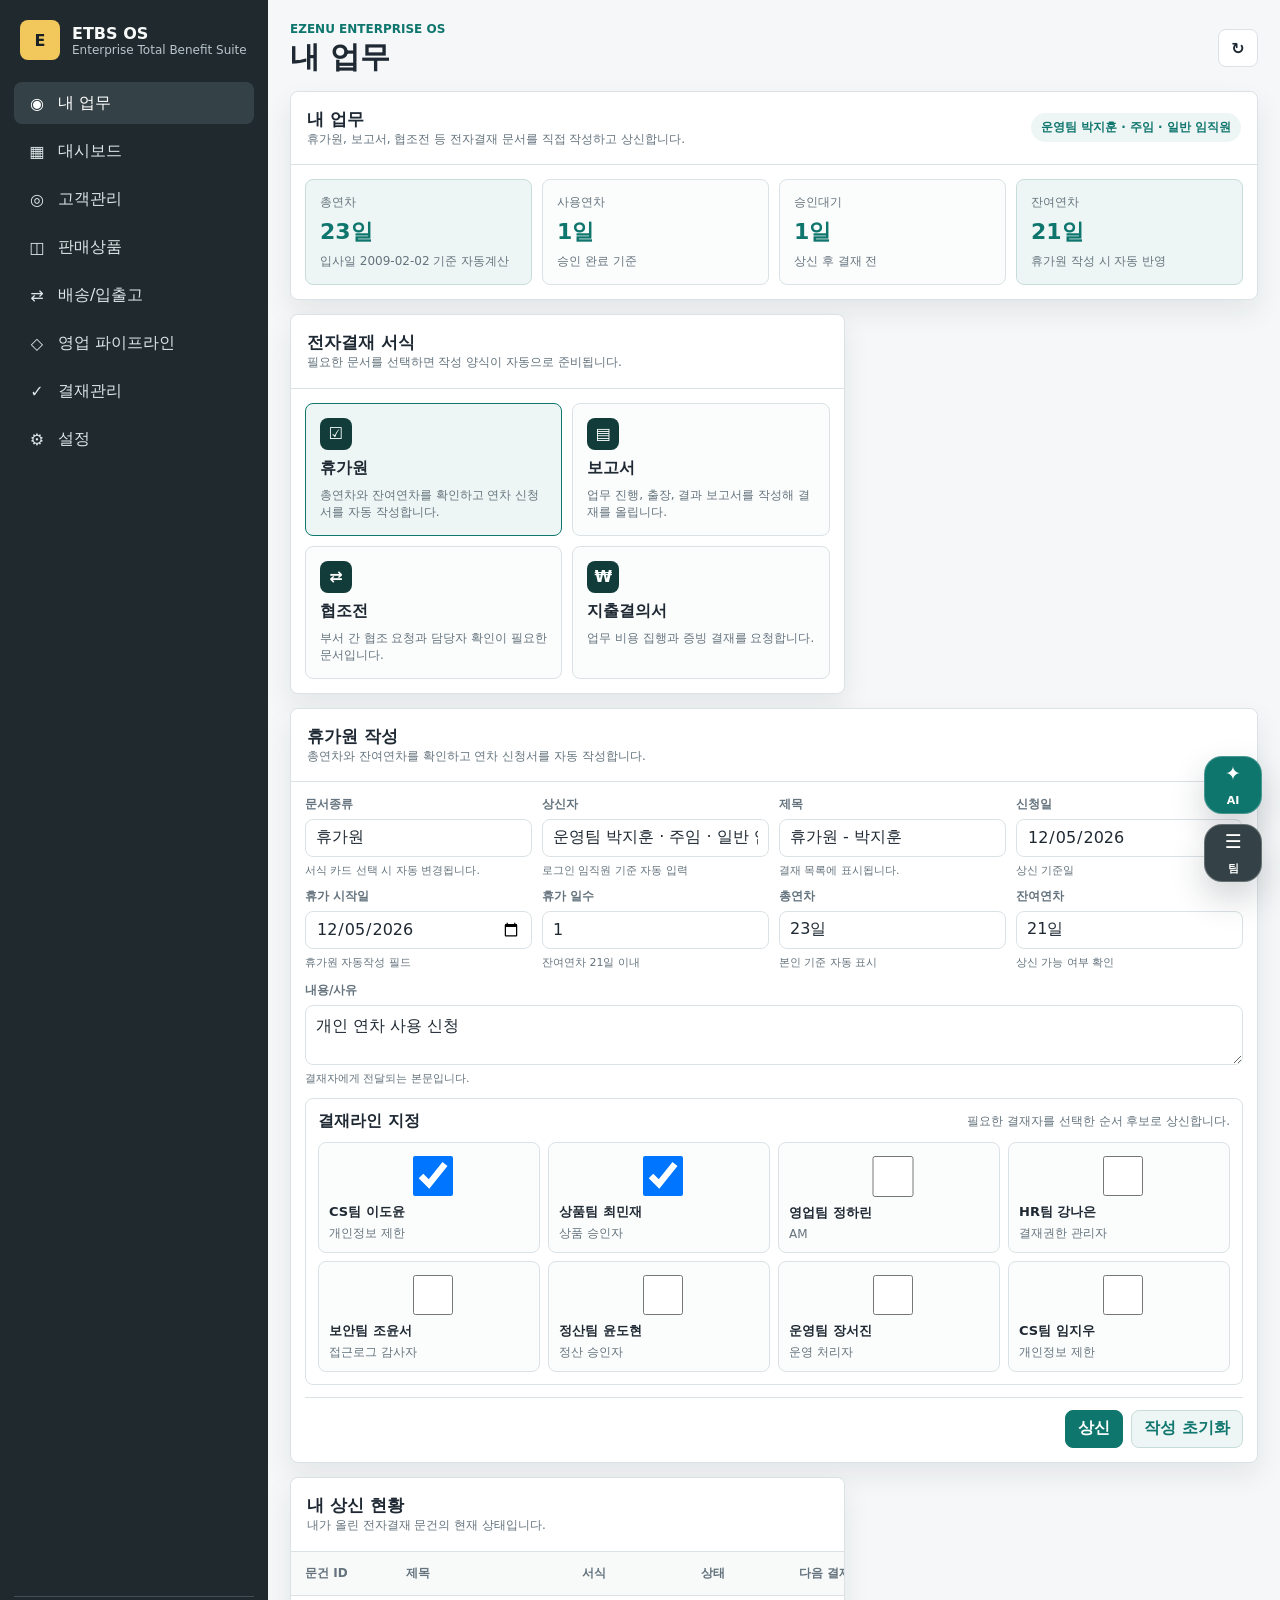
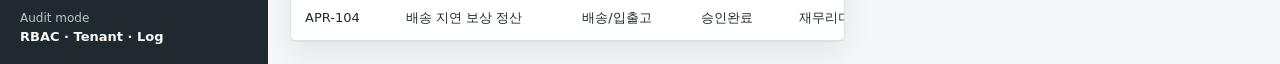
<file: index.html>
<!doctype html>
<html lang="ko">
  <head>
    <meta charset="UTF-8" />
    <meta name="viewport" content="width=device-width, initial-scale=1.0" />
    <title>ETBS OS</title>
    <link rel="stylesheet" href="./styles.css?v=20260609-employee-service" />
  </head>
  <body>
    <div class="app-shell">
      <aside class="sidebar" aria-label="ETBS OS navigation">
        <div class="brand">
          <div class="brand-mark" aria-hidden="true">E</div>
          <div>
            <strong>ETBS OS</strong>
            <span>Enterprise Total Benefit Suite</span>
          </div>
        </div>

        <nav class="nav-list" id="navList" aria-label="주요 메뉴"></nav>

        <div class="sidebar-meta">
          <span>Audit mode</span>
          <strong>RBAC · Tenant · Log</strong>
        </div>
      </aside>

      <main class="main">
        <header class="topbar">
          <div>
            <p class="eyebrow">Ezenu Enterprise OS</p>
            <h1 id="pageTitle">내 업무</h1>
          </div>
          <div class="top-actions">
            <button class="icon-button" type="button" title="새로고침" id="refreshButton">↻</button>
          </div>
        </header>

        <section class="view active" id="selfserviceView" aria-label="내 업무">
          <div class="employee-service-layout">
            <section class="panel employee-home-hero">
              <div class="panel-header">
                <div>
                  <h2>내 업무</h2>
                  <p>휴가원, 보고서, 협조전 등 전자결재 문서를 직접 작성하고 상신합니다.</p>
                </div>
                <span class="period-chip" id="employeeServiceUser"></span>
              </div>
              <div class="employee-leave-summary" id="employeeLeaveSummary"></div>
            </section>

            <section class="panel">
              <div class="panel-header compact">
                <div>
                  <h2>전자결재 서식</h2>
                  <p>필요한 문서를 선택하면 작성 양식이 자동으로 준비됩니다.</p>
                </div>
              </div>
              <div class="document-card-grid" id="documentTemplateCards"></div>
            </section>

            <section class="panel employee-document-panel">
              <div class="panel-header">
                <div>
                  <h2 id="employeeDocumentTitle">전자결재 문서 작성</h2>
                  <p id="employeeDocumentHelp">서식을 선택하고 결재라인을 지정한 뒤 상신합니다.</p>
                </div>
              </div>
              <div class="employee-document-form" id="employeeDocumentForm"></div>
            </section>

            <section class="panel">
              <div class="panel-header compact">
                <div>
                  <h2>내 상신 현황</h2>
                  <p>내가 올린 전자결재 문건의 현재 상태입니다.</p>
                </div>
              </div>
              <div class="data-table" id="myApprovalTable"></div>
            </section>
          </div>
        </section>

        <section class="view" id="dashboardView" aria-label="대시보드">
          <div class="metric-strip" id="dashboardMetrics"></div>

          <div class="dashboard-layout">
            <section class="panel">
              <div class="panel-header">
                <div>
                  <h2>운영 처리량 마진 추이</h2>
                  <p>월별 업무 처리량, 마진율, 예외율을 함께 표시합니다.</p>
                </div>
                <span class="period-chip">1월~12월</span>
              </div>
              <div class="chart-combo">
                <div id="marginTrendChart"></div>
                <div class="bar-stack" id="workloadBars"></div>
              </div>
            </section>

            <section class="panel">
              <div class="panel-header compact">
                <div>
                  <h2>실시간 매출 현황</h2>
                  <p>월별 실적 원천 데이터를 집계합니다.</p>
                </div>
              </div>
              <div class="realtime-sales" id="realtimeSalesBars"></div>
            </section>

            <section class="panel">
              <div class="panel-header">
                <div>
                  <h2>제품원가/판관비/일반관리비 기준</h2>
                  <p>품목별 판매가격, 매입가격, 비용 기준율과 매출처리 상태로 영업이익을 자동 산출합니다.</p>
                </div>
                <div class="panel-actions">
                  <button class="secondary-button" type="button" id="saveProductFinanceBasis">품목 기준 저장</button>
                  <button class="secondary-button" type="button" id="openFinanceSettings">설정 권한 관리</button>
                </div>
              </div>
              <div class="finance-inputs" id="financeInputs"></div>
              <div class="operating-profit-formula" id="operatingProfitFormula"></div>
              <div class="finance-basis-table data-table" id="productFinanceTable"></div>
            </section>

            <section class="panel">
              <div class="panel-header compact">
                <div>
                  <h2>수익성 분포</h2>
                  <p>고객사별 마진 상태</p>
                </div>
              </div>
              <div class="donut-wrap">
                <div class="donut" aria-label="마진 상태 분포"></div>
                <div class="legend-list">
                  <span><i class="legend good"></i>정상 58%</span>
                  <span><i class="legend warn"></i>주의 29%</span>
                  <span><i class="legend bad"></i>개선 13%</span>
                </div>
              </div>
            </section>

            <section class="panel">
              <div class="panel-header compact">
                <div>
                  <h2>우선 조치</h2>
                  <p>오늘의 병목 신호</p>
                </div>
              </div>
              <div class="action-list" id="dashboardActions"></div>
            </section>
          </div>
        </section>

        <section class="view" id="customersView" aria-label="고객관리">
          <div class="split-layout">
            <section class="panel">
              <div class="panel-header">
                <div>
                  <h2>고객사 360</h2>
                  <p>계약, 담당자, 이슈, 수익성을 한 화면에서 봅니다.</p>
                </div>
                <button class="secondary-button" type="button" data-command="customer-create">고객 등록</button>
              </div>
              <div class="list" id="customerList"></div>
            </section>
            <section class="panel detail" id="customerDetail"></section>
          </div>
        </section>

        <section class="view" id="productsView" aria-label="제품관리">
          <div class="table-layout">
            <section class="panel">
              <div class="panel-header">
                <div>
                  <h2>판매상품 관리</h2>
                  <p>공급사, 판매상태, 정산 조건, 승인 상태, 숫자 재고를 관리합니다.</p>
                </div>
                <div class="panel-actions">
                  <button class="secondary-button" type="button" id="saveProductInventory">재고 저장</button>
                  <button class="secondary-button" type="button" data-command="product-approval">상품 승인 요청</button>
                </div>
              </div>
              <div class="data-table" id="productTable"></div>
            </section>
          </div>
        </section>

        <section class="view" id="logisticsView" aria-label="배송 및 입출고 현황">
          <div class="split-layout">
            <section class="panel">
              <div class="panel-header">
                <div>
                  <h2>배송 및 입출고 현황</h2>
                  <p>입고, 출고, 배송 지연, 재고 위험을 실시간 큐로 봅니다.</p>
                </div>
              </div>
              <div class="kanban" id="logisticsBoard"></div>
            </section>
            <section class="panel">
              <div class="panel-header compact">
                <div>
                  <h2>재고 위험</h2>
                  <p>품절과 지연 가능성이 높은 상품</p>
                </div>
              </div>
              <div class="action-list" id="inventoryRisks"></div>
            </section>
          </div>
        </section>

        <section class="view" id="pipelineView" aria-label="영업 파이프라인">
          <div class="panel">
            <div class="panel-header">
              <div>
                <h2>영업 파이프라인</h2>
                <p>리드부터 계약까지 단계별 금액과 다음 액션을 관리합니다.</p>
              </div>
              <button class="secondary-button" type="button" data-command="pipeline-create">기회 등록</button>
            </div>
            <div class="pipeline" id="pipelineBoard"></div>
          </div>
          <section class="panel sales-performance-panel">
            <div class="panel-header">
              <div>
                <h2>매출목표 및 실적관리</h2>
                <p>영업사원별 1월~12월 목표/실적, 월 합계, 개인 연간 합계를 원 단위로 관리합니다.</p>
              </div>
              <button class="secondary-button" type="button" id="saveSalesTargets">목표 저장</button>
            </div>
            <div class="sales-summary" id="salesSummary"></div>
            <div class="sales-table-wrap" id="salesPerformanceTable"></div>
          </section>
        </section>

        <section class="view" id="approvalsView" aria-label="결재관리">
          <div class="split-layout">
            <section class="panel">
              <div class="panel-header">
                <div>
                  <h2>결재관리</h2>
                  <p>승인, 반려, 보류 요청을 상태별로 처리합니다.</p>
                </div>
              </div>
              <div class="approval-summary" id="approvalSummary"></div>
              <div class="data-table" id="approvalRequestTable"></div>
            </section>
            <section class="panel detail" id="approvalDetail"></section>
          </div>
        </section>

        <section class="view" id="settingsView" aria-label="설정">
          <div class="settings-grid">
            <section class="panel detail settings-wide">
              <div class="panel-header compact">
                <div>
                  <h2>메뉴별 설정 통합</h2>
                  <p>각 업무 화면의 개별 설정은 제거하고 이 화면에서만 관리합니다.</p>
                </div>
              </div>
              <div class="settings-hub" id="settingsHub"></div>
              <div class="settings-hub-detail" id="settingsHubDetail"></div>
            </section>
            <section class="panel detail">
              <div class="panel-header compact">
                <div>
                  <h2>결재 라인 설정</h2>
                  <p>승인, 반려, 보류에 필요한 결재권한과 처리 메뉴입니다.</p>
                </div>
              </div>
              <div class="approval-actions">
                <button class="secondary-button" type="button" data-command="approval" data-command-label="승인">승인</button>
                <button class="secondary-button" type="button" data-command="approval" data-command-label="반려">반려</button>
                <button class="secondary-button" type="button" data-command="approval" data-command-label="보류">보류</button>
              </div>
              <div class="data-table" id="approvalLineTable"></div>
            </section>
            <section class="panel detail">
              <div class="panel-header">
                <div>
                  <h2>임직원 관리</h2>
                  <p>신상명세, 입사/퇴사, 인적사항, 결재권한을 관리합니다.</p>
                </div>
                <button class="secondary-button" type="button" data-command="employee-create">입사 등록</button>
              </div>
              <div class="data-table" id="employeeTable"></div>
            </section>
            <section class="panel detail" id="employeeDetail"></section>
            <section class="panel detail settings-wide">
              <div class="panel-header">
                <div>
                  <h2>임직원 신상명세/근태·연차 관리</h2>
                  <p>50명 더미 임직원 기준으로 개인정보 마스킹, 재직상태, 연차 자동계산과 신청 흐름을 테스트합니다.</p>
                </div>
              </div>
              <div class="hr-summary" id="hrLeaveSummary"></div>
              <div class="data-table hr-table" id="hrLeaveTable"></div>
            </section>
            <section class="panel detail" id="hrLeaveDetail"></section>
            <section class="panel detail">
              <div class="panel-header compact">
                <div>
                  <h2>분야별 감사 로그</h2>
                  <p>필요할 때 설정 메뉴에서만 확인합니다.</p>
                </div>
              </div>
              <div class="audit-filter-row">
                <button class="secondary-button" type="button" data-audit-filter="all">전체</button>
                <button class="secondary-button" type="button" data-audit-filter="고객">고객</button>
                <button class="secondary-button" type="button" data-audit-filter="상품">상품</button>
                <button class="secondary-button" type="button" data-audit-filter="재무">재무</button>
                <button class="secondary-button" type="button" data-audit-filter="결재">결재</button>
              </div>
              <div class="audit-table" id="auditTable"></div>
            </section>
          </div>
        </section>
      </main>
    </div>

    <div class="chat-backdrop" id="chatBackdrop" aria-hidden="true"></div>

    <div class="chat-launcher" aria-label="채팅 바로가기">
      <button class="chat-icon ai-icon" type="button" data-chat-open="ai" title="AI 채팅방">
        <span aria-hidden="true">✦</span>
        <strong>AI</strong>
      </button>
      <button class="chat-icon team-icon" type="button" data-chat-open="team" title="직원 채팅방">
        <span aria-hidden="true">☰</span>
        <strong>팀</strong>
      </button>
    </div>

    <section class="chat-popup" id="aiPopup" aria-label="AI 채팅방 팝업">
      <div class="popup-header">
        <div>
          <h2>AI 채팅방</h2>
          <p>업무 큐, 고객, 정산, 보안 기준을 바탕으로 답변합니다.</p>
        </div>
        <button class="icon-button" type="button" data-chat-close="ai" title="닫기">×</button>
      </div>
      <div class="assistant-layout">
        <div class="chat-stream" id="aiChat"></div>
        <aside class="assistant-side">
          <span class="status-pill">검토 모드</span>
          <div class="control-list" id="aiControls"></div>
        </aside>
      </div>
      <div class="composer">
        <input id="aiPrompt" type="text" placeholder="예: SLA 초과 고객사와 원인을 요약해줘" />
        <button class="primary-button" type="button" id="aiSend">전송</button>
      </div>
    </section>

    <section class="chat-popup" id="teamPopup" aria-label="직원 채팅방 팝업">
      <div class="popup-header">
        <div>
          <h2>직원 채팅방</h2>
          <p>직원을 선택해 대화방으로 이동하고 메시지와 파일 첨부 이력을 감사 기준으로 보존합니다.</p>
        </div>
        <button class="icon-button" type="button" data-chat-close="team" title="닫기">×</button>
      </div>
      <div class="team-chat-layout">
        <aside class="team-room-panel" aria-label="채팅방 목록과 팀원 선택">
          <div class="team-sidebar-section">
            <div class="section-mini-header">
              <strong>채팅방 목록</strong>
              <span id="teamRoomCount">0개</span>
            </div>
            <div class="team-room-list" id="teamRoomList"></div>
          </div>
          <div class="team-sidebar-section">
            <div class="section-mini-header">
              <strong>팀원 선택</strong>
              <span>선택 즉시 이동</span>
            </div>
            <div class="member-picker" id="teamMemberPicker"></div>
            <div class="participant-summary" id="teamSelectedParticipants"></div>
          </div>
        </aside>
        <section class="team-chat-main" aria-label="선택된 채팅방">
          <div class="active-room-meta">
            <div>
              <span class="status-pill" id="activeTeamRoomBadge">단톡방</span>
              <h3 id="activeTeamRoomTitle">채팅방</h3>
              <p id="activeTeamRoomMeta">참여자와 감사로그 상태를 표시합니다.</p>
            </div>
            <div class="participant-chip-row" id="activeTeamRoomParticipants"></div>
          </div>
          <div class="chat-stream" id="teamChat"></div>
        </section>
        <aside class="assistant-side team-member-side">
          <span class="status-pill">로그 보존</span>
          <div class="audit-feed" id="chatAuditFeed"></div>
        </aside>
      </div>
      <div class="team-drop-zone" id="teamDropZone">첨부파일 드롭 · 최대 20MB</div>
      <div class="composer">
        <input id="teamMessage" type="text" placeholder="선택된 채팅방에 메시지 입력" />
        <button class="primary-button" type="button" id="teamSend">전송</button>
      </div>
    </section>

    <section class="command-panel" id="commandPanel" aria-label="버튼 실행 결과">
      <div class="command-header">
        <div>
          <span class="status-pill" id="commandBadge">Action</span>
          <h2 id="commandTitle">실행 결과</h2>
          <p id="commandDescription">선택한 버튼의 실행 결과가 표시됩니다.</p>
        </div>
        <button class="icon-button" type="button" id="commandClose" title="닫기">×</button>
      </div>
      <div class="command-body">
        <div class="detail-grid" id="commandMeta"></div>
        <form class="command-form" id="commandForm"></form>
        <div class="notice" id="commandNotice">이 작업은 테스트 데이터 기준으로 실행되며 실제 외부 시스템에는 전송되지 않습니다.</div>
        <div class="command-actions">
          <button class="secondary-button" type="button" id="commandCancel">취소</button>
          <button class="primary-button" type="button" id="commandSave">저장</button>
        </div>
      </div>
    </section>

    <section class="settings-modal" id="settingsModal" aria-label="메뉴별 설정 창" aria-hidden="true">
      <div class="settings-modal-header">
        <div>
          <span class="status-pill" id="settingsModalBadge">설정</span>
          <h2 id="settingsModalTitle">메뉴 설정</h2>
          <p id="settingsModalDescription">선택한 메뉴의 운영 설정을 관리합니다.</p>
        </div>
        <button class="icon-button" type="button" id="settingsModalClose" title="닫기">×</button>
      </div>
      <div class="settings-modal-body">
        <form class="settings-modal-form" id="settingsModalForm"></form>
        <div class="notice" id="settingsModalNotice">저장 시 설정 변경 이력이 감사로그에 남습니다.</div>
        <div class="settings-modal-actions">
          <button class="secondary-button" type="button" id="settingsModalCancel">취소</button>
          <button class="primary-button" type="button" id="settingsModalSave">설정 저장</button>
        </div>
      </div>
    </section>

    <div class="toast" id="toast" role="status" aria-live="polite"></div>
    <script src="./app.js?v=20260609-employee-service"></script>
  </body>
</html>
</file>
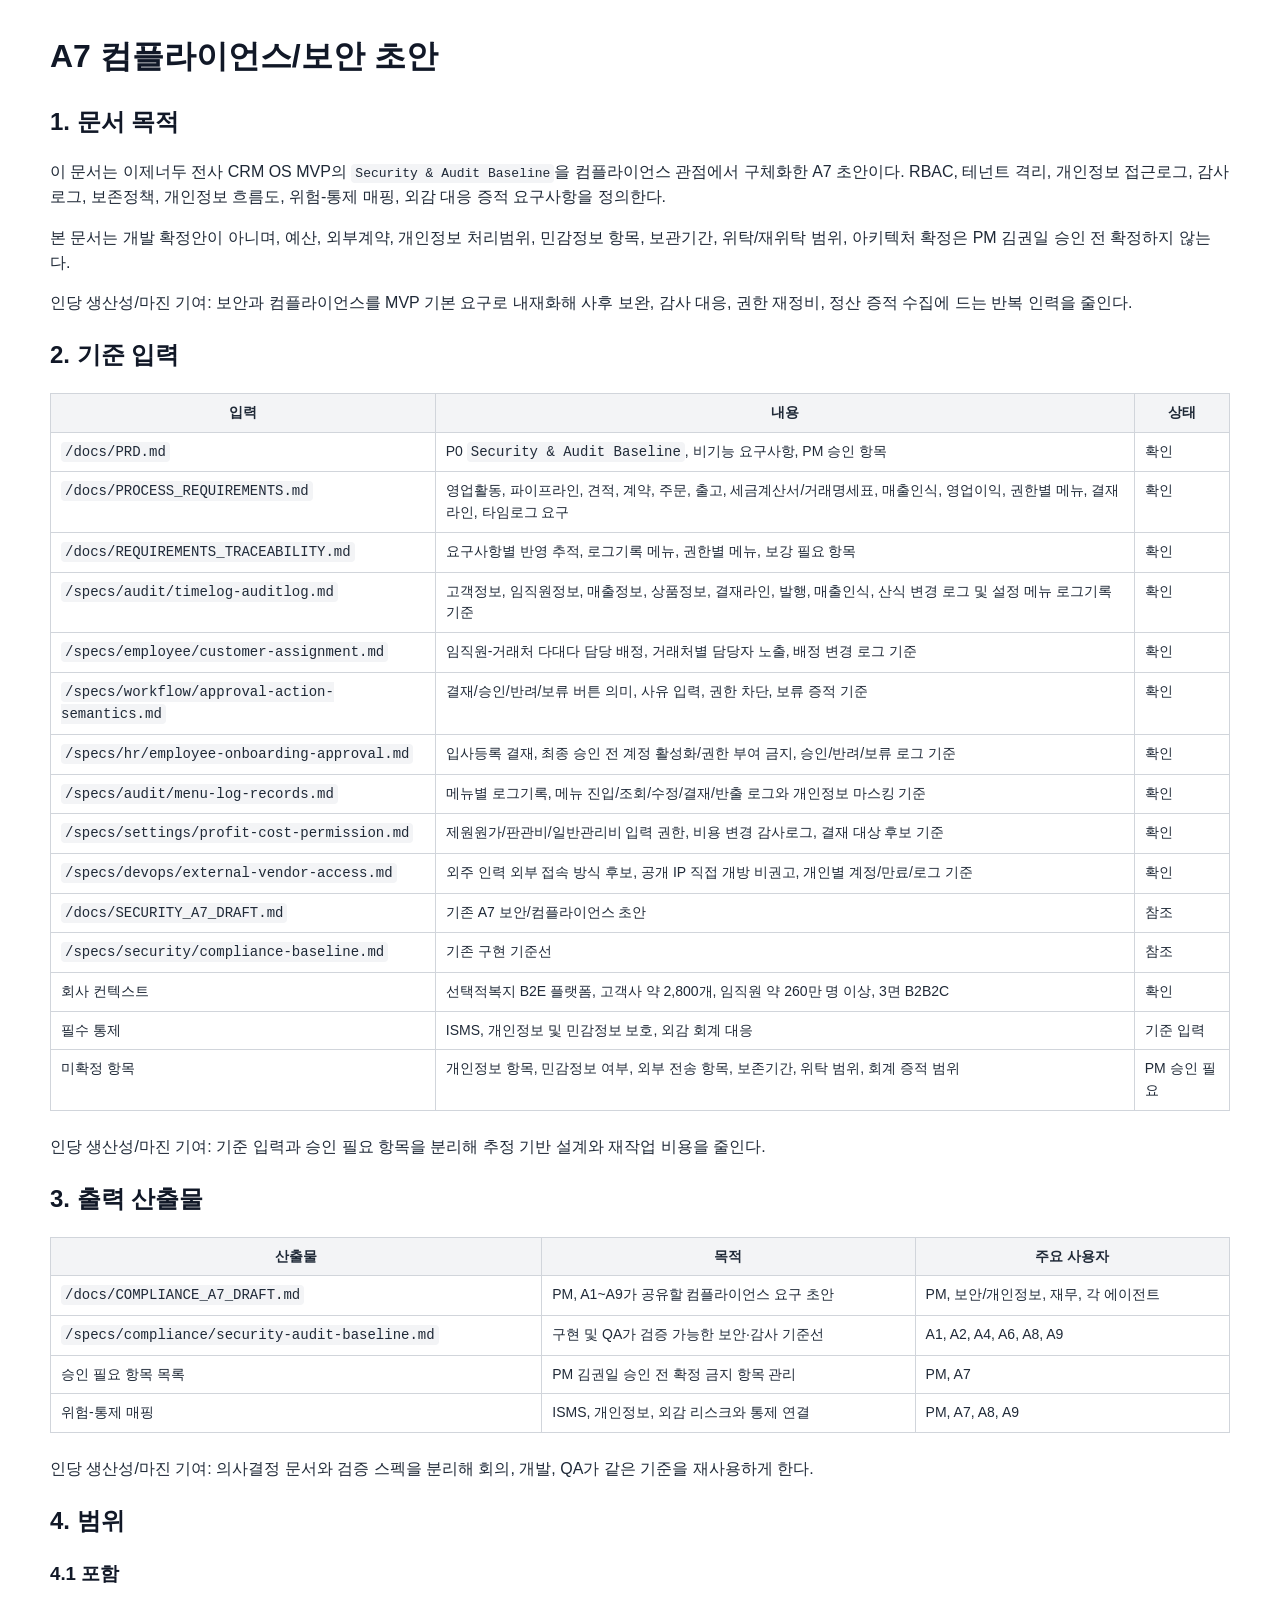
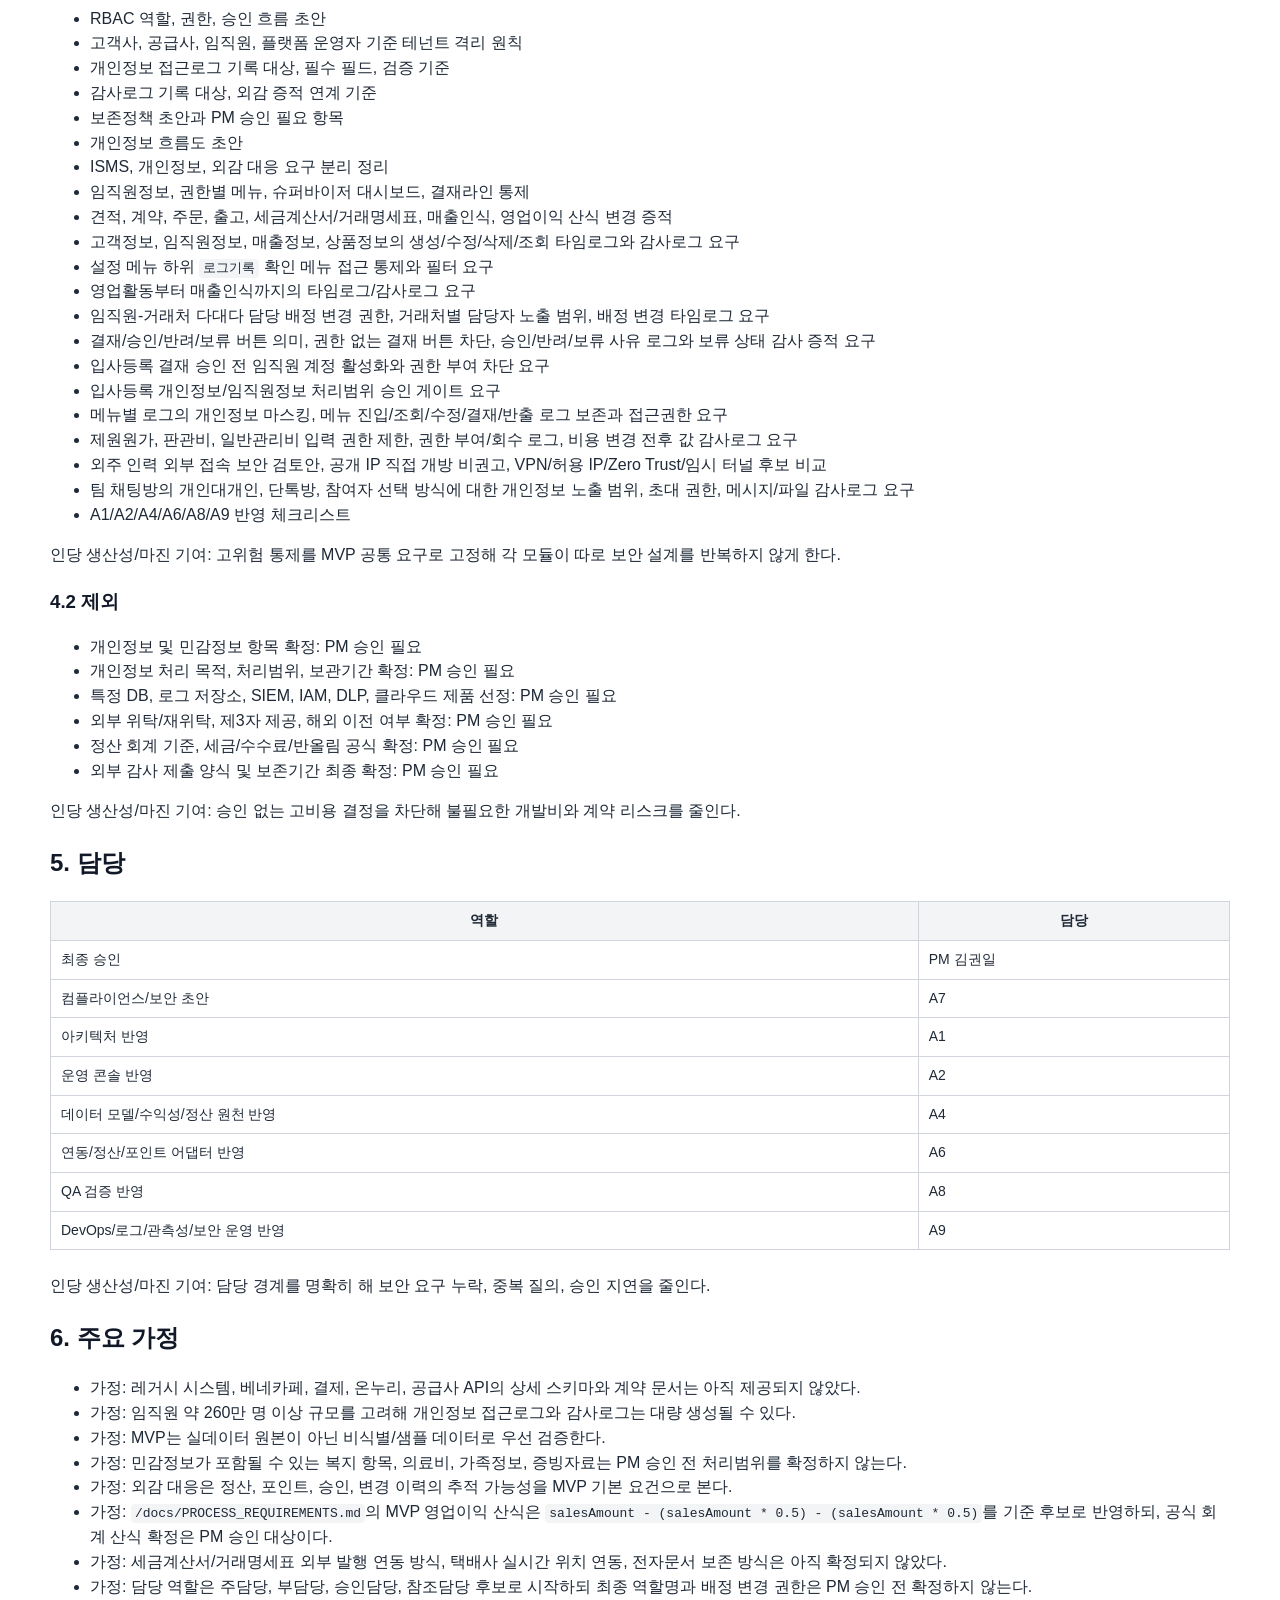
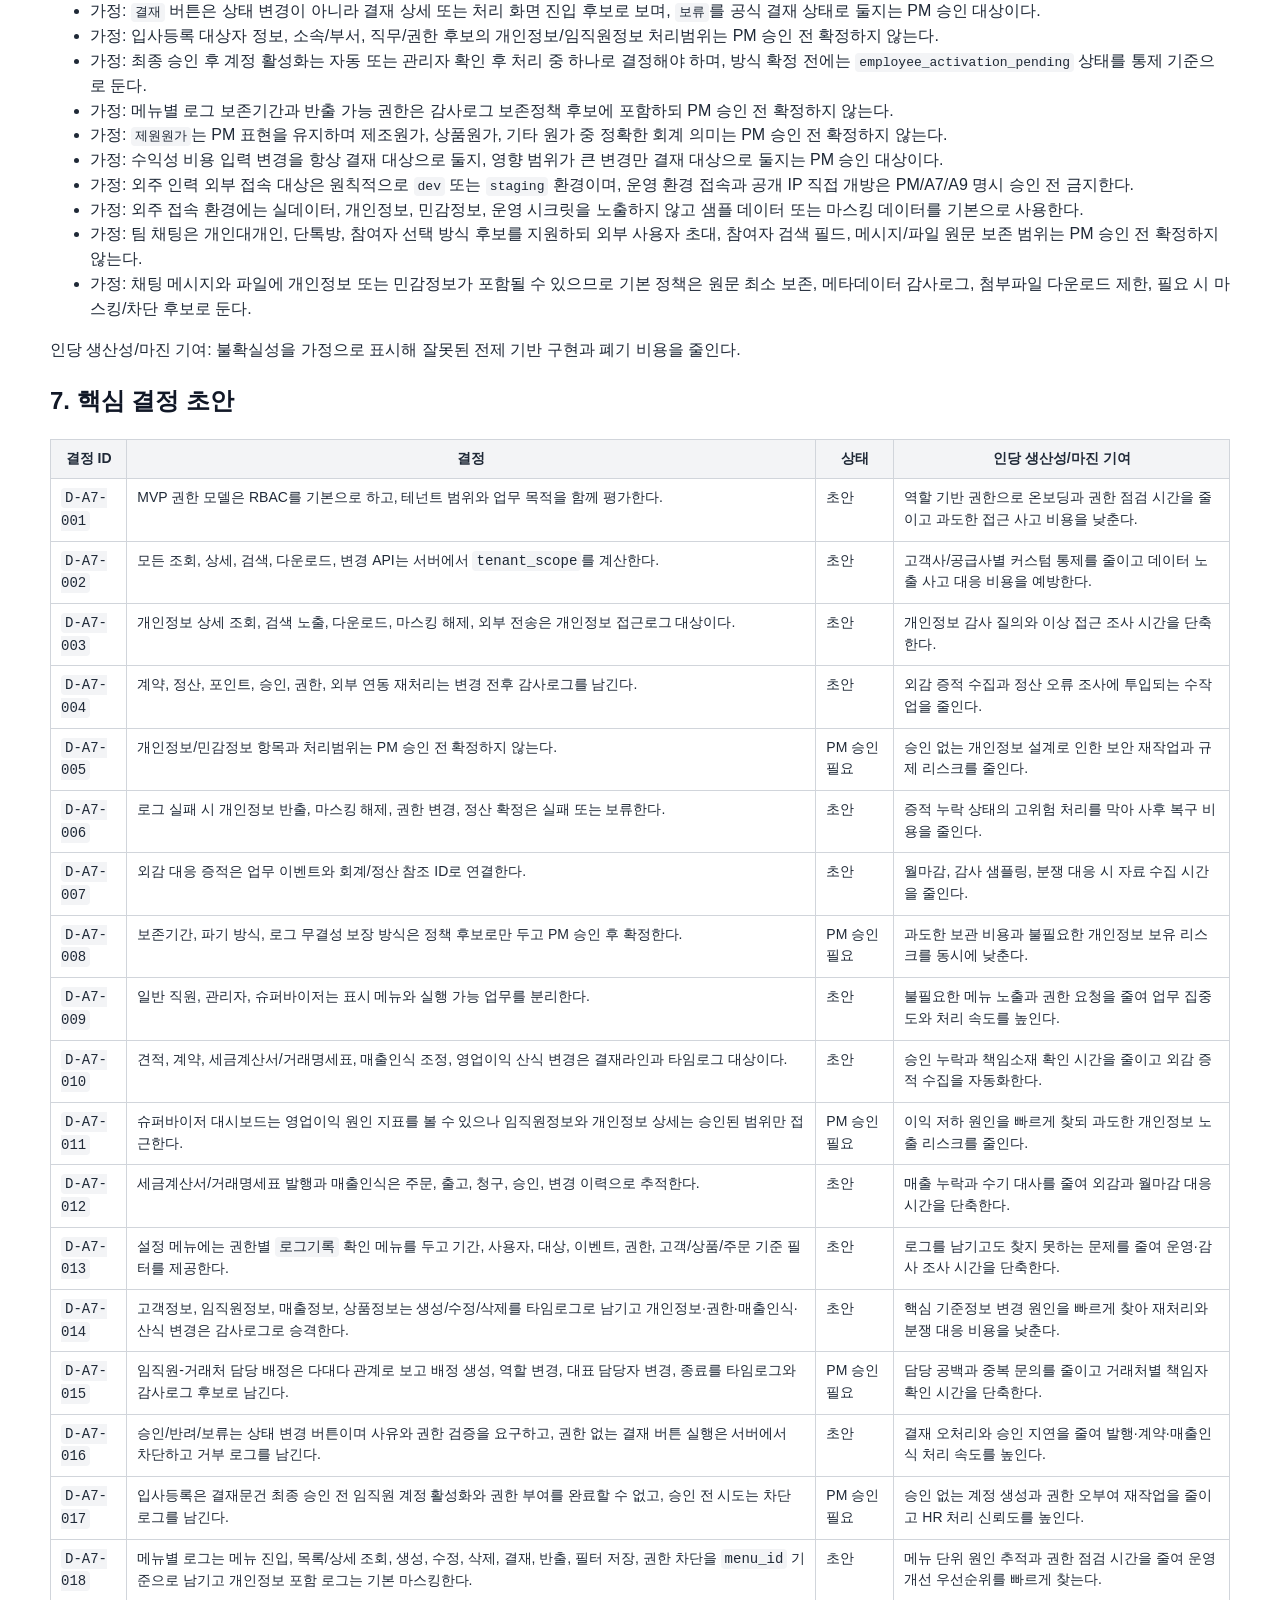
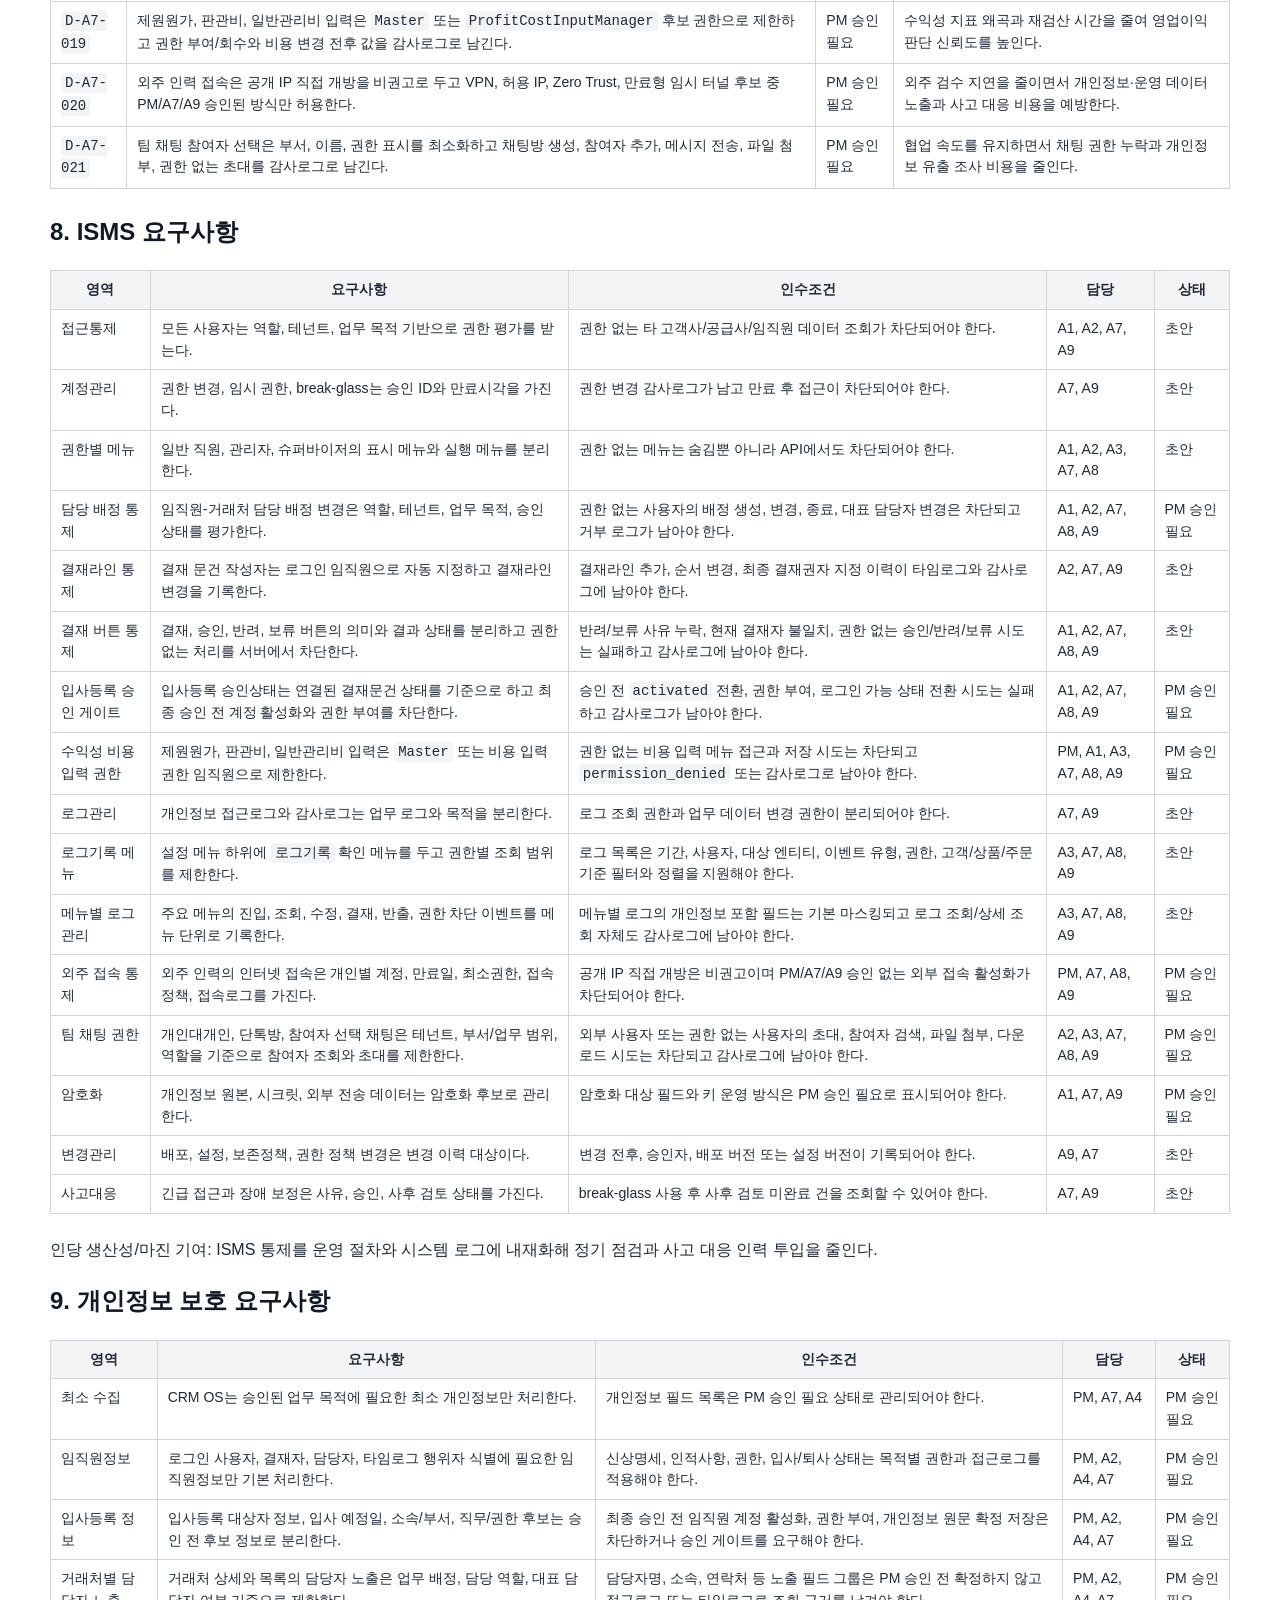
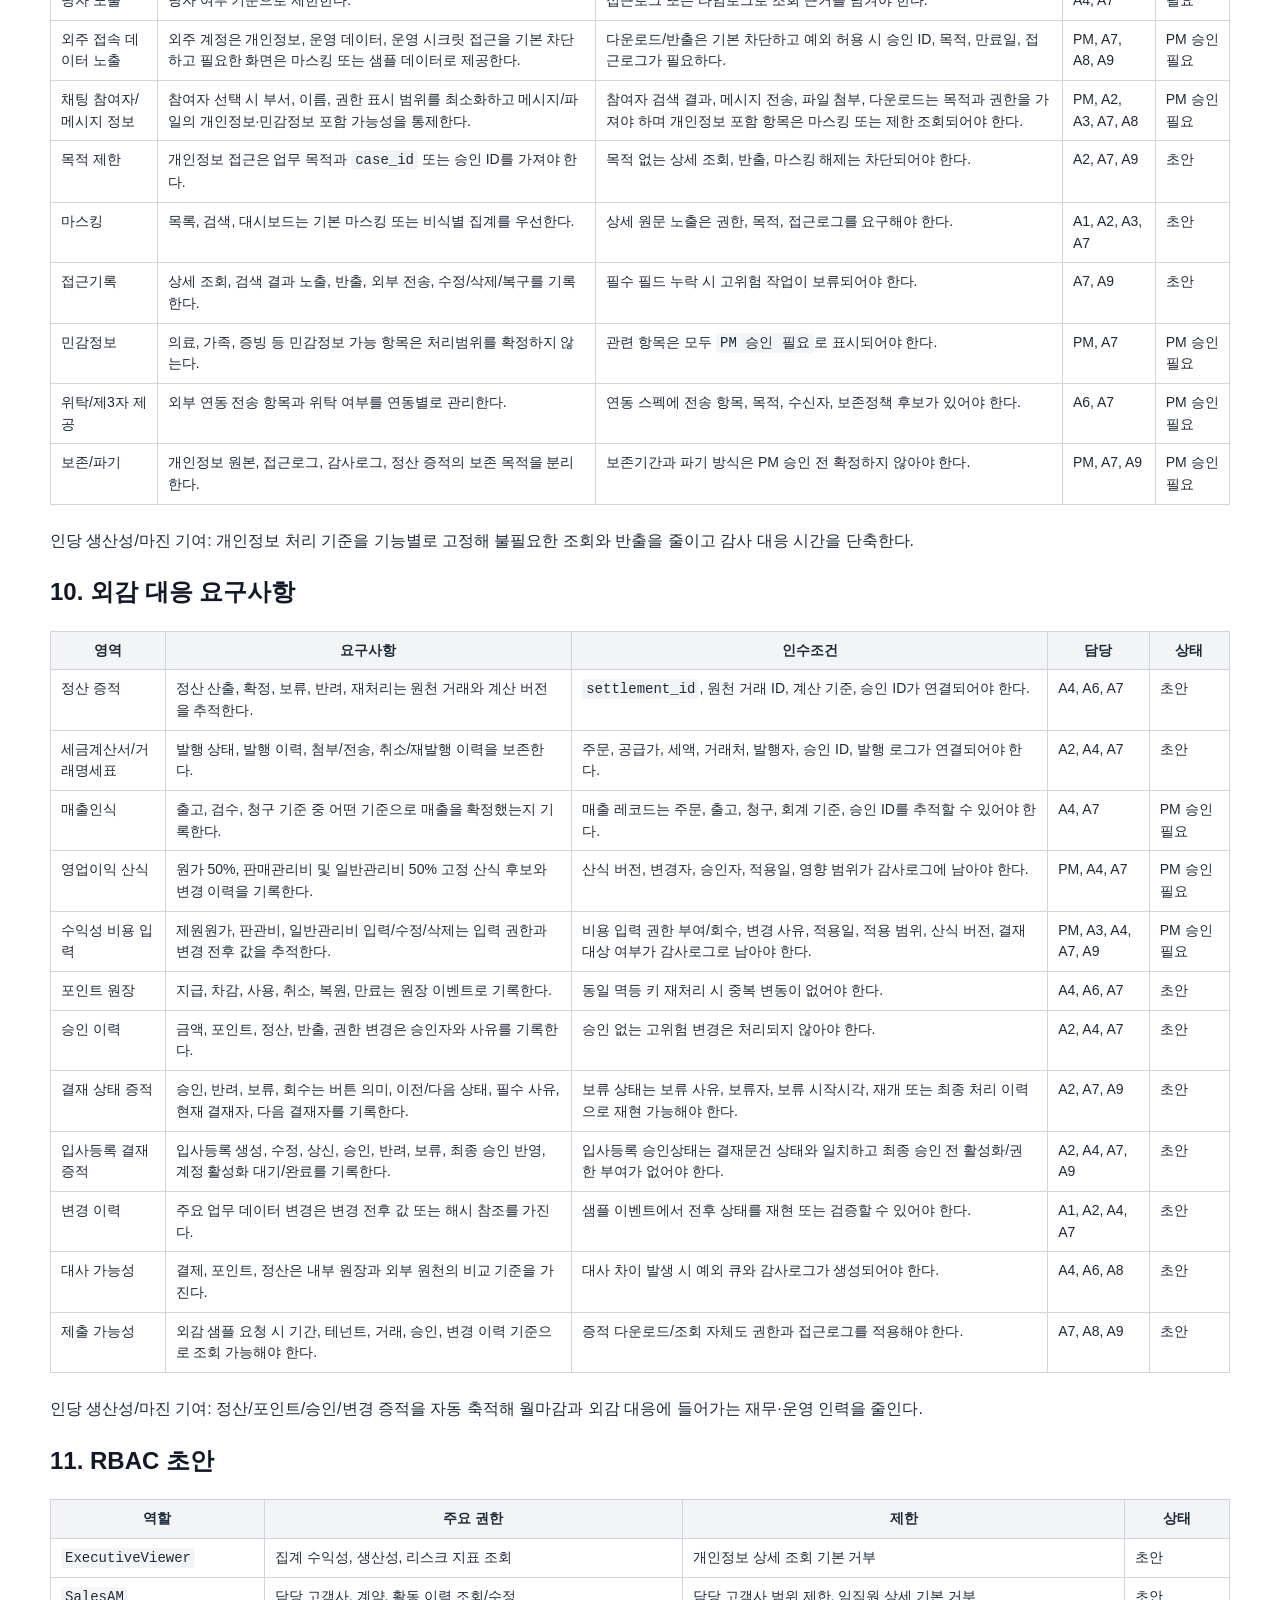
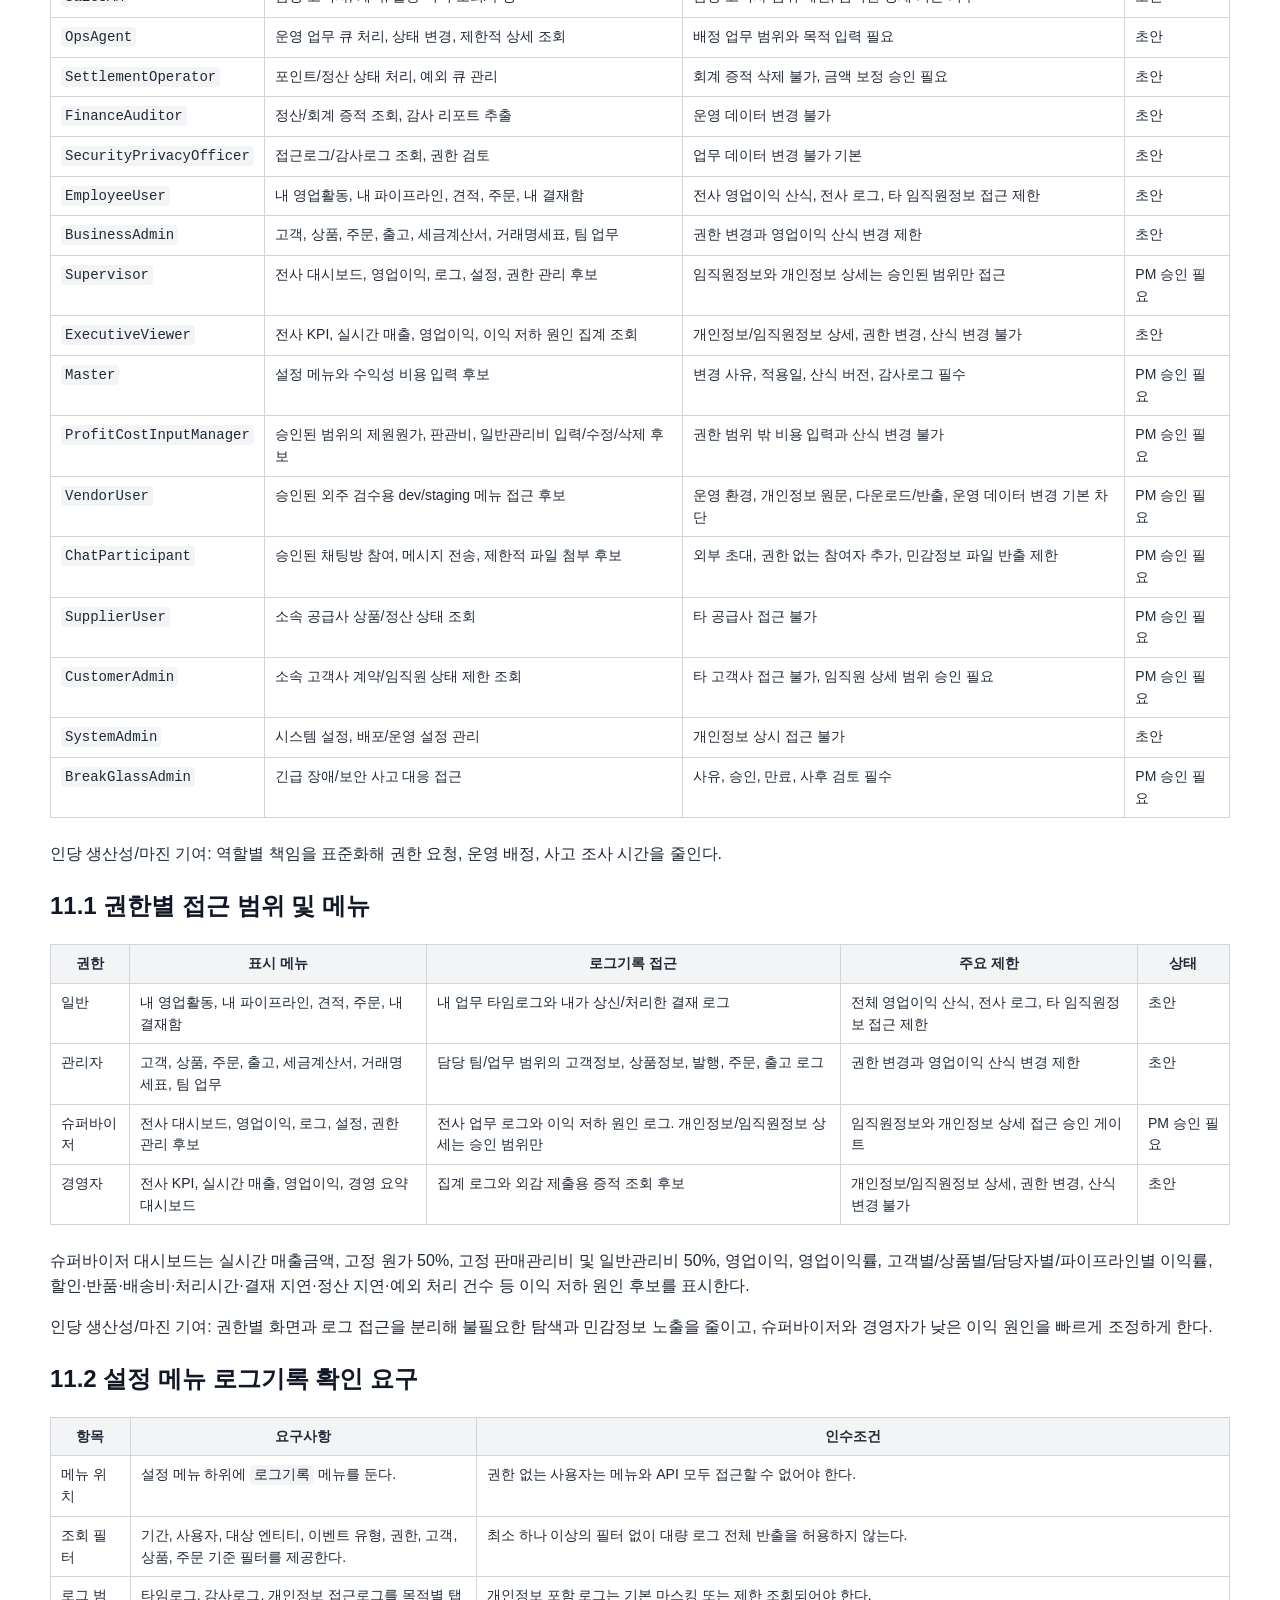
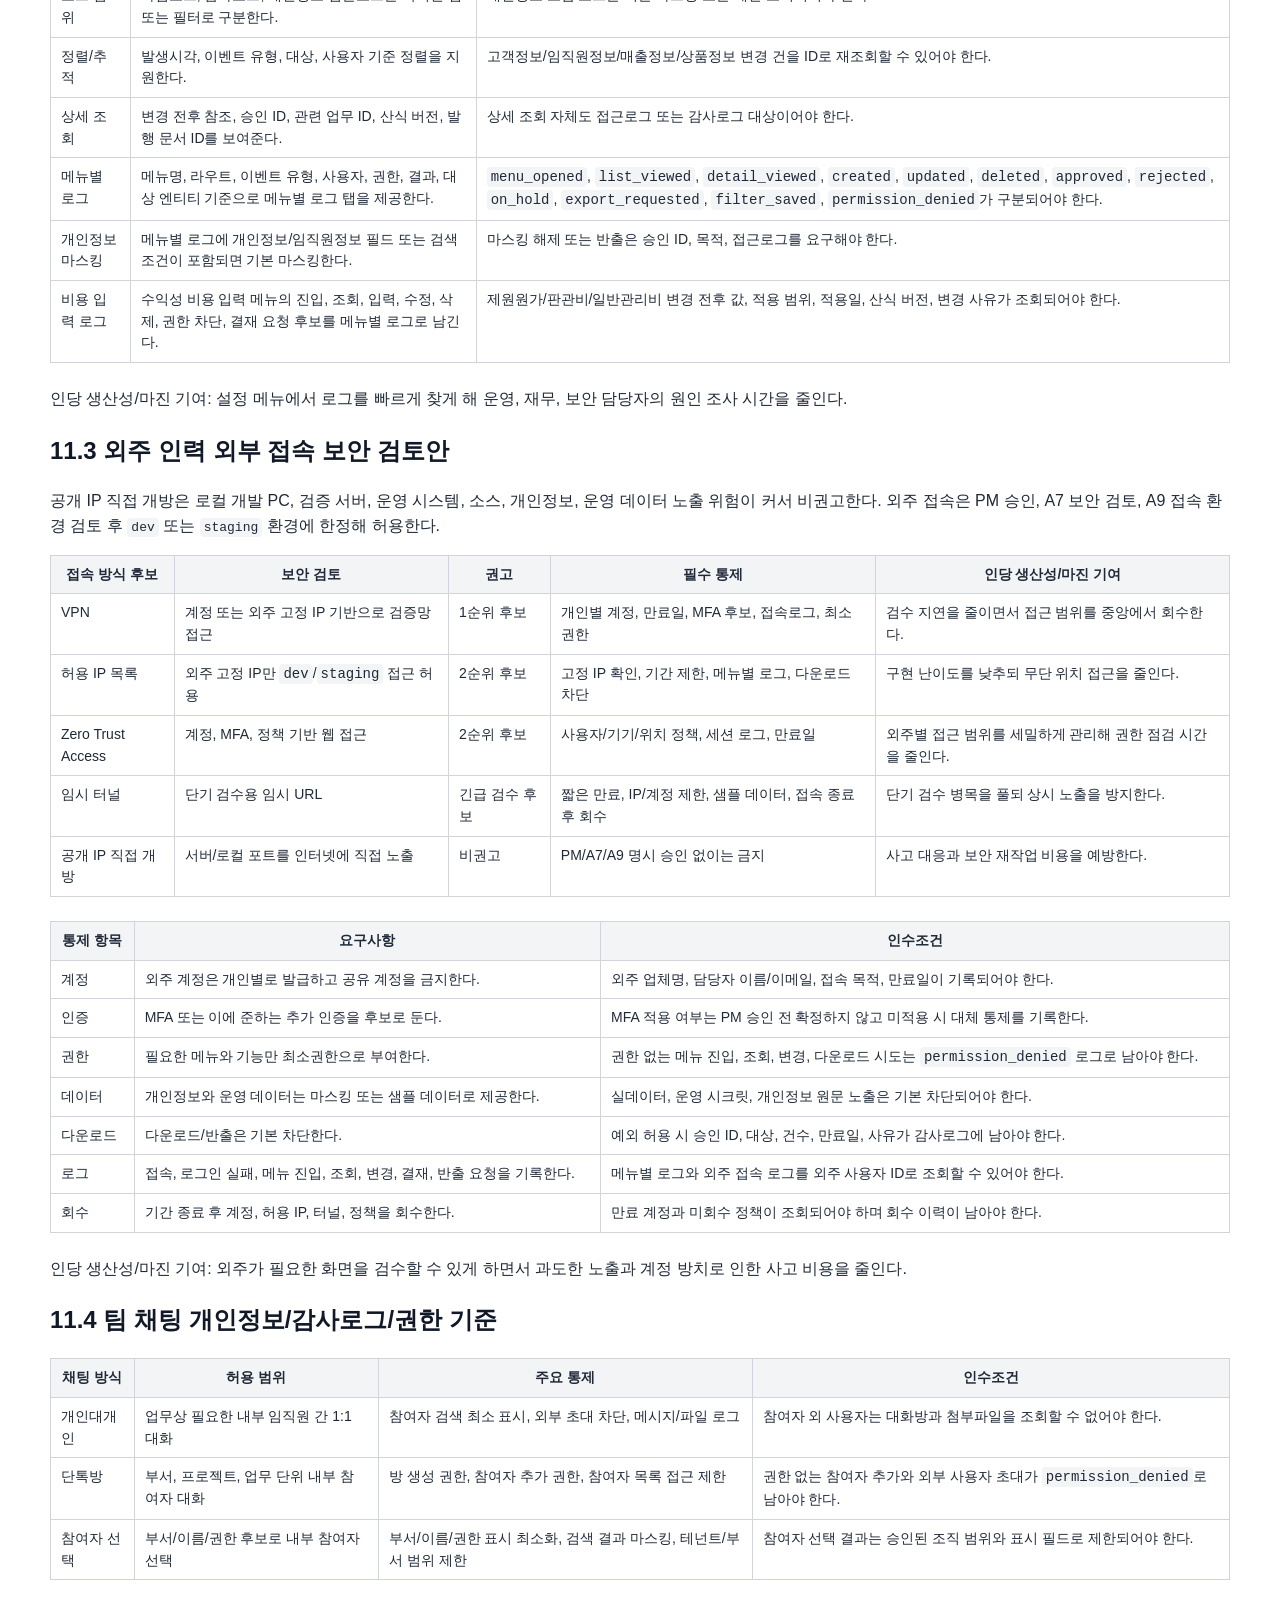
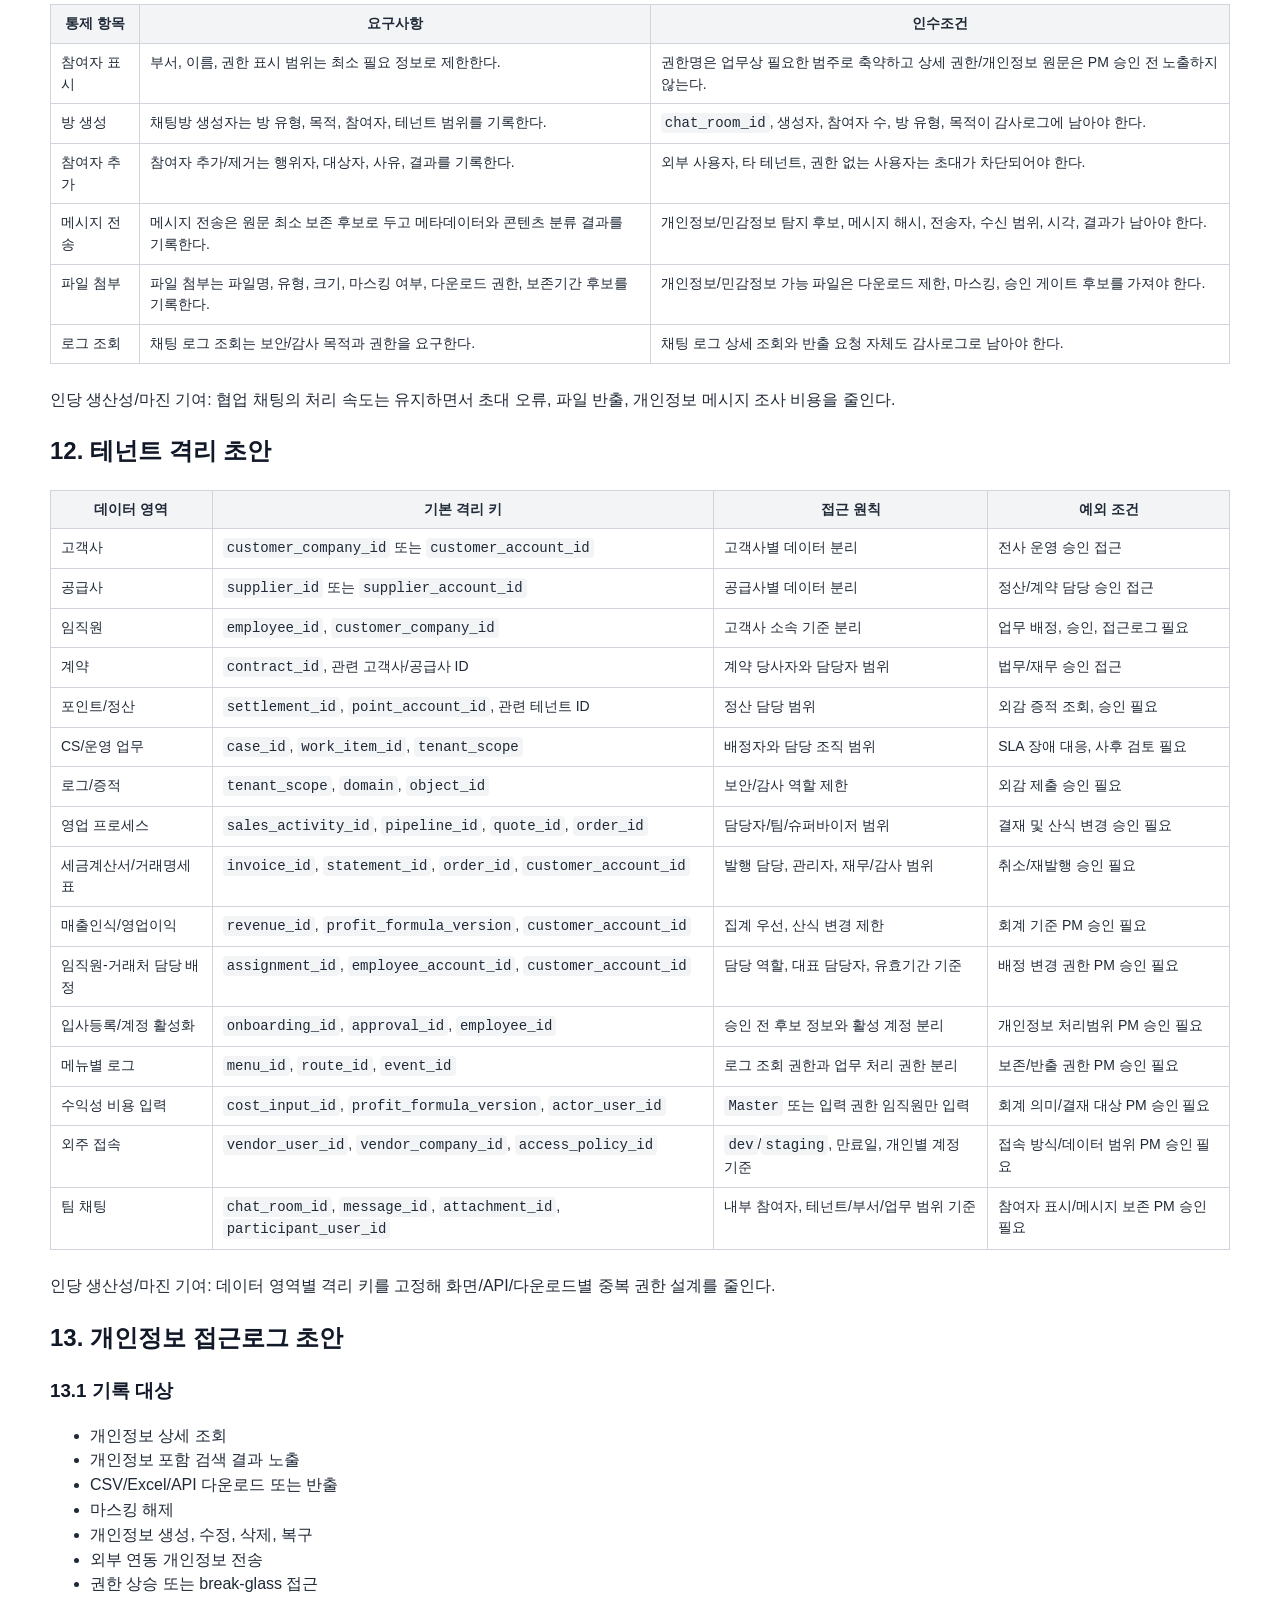
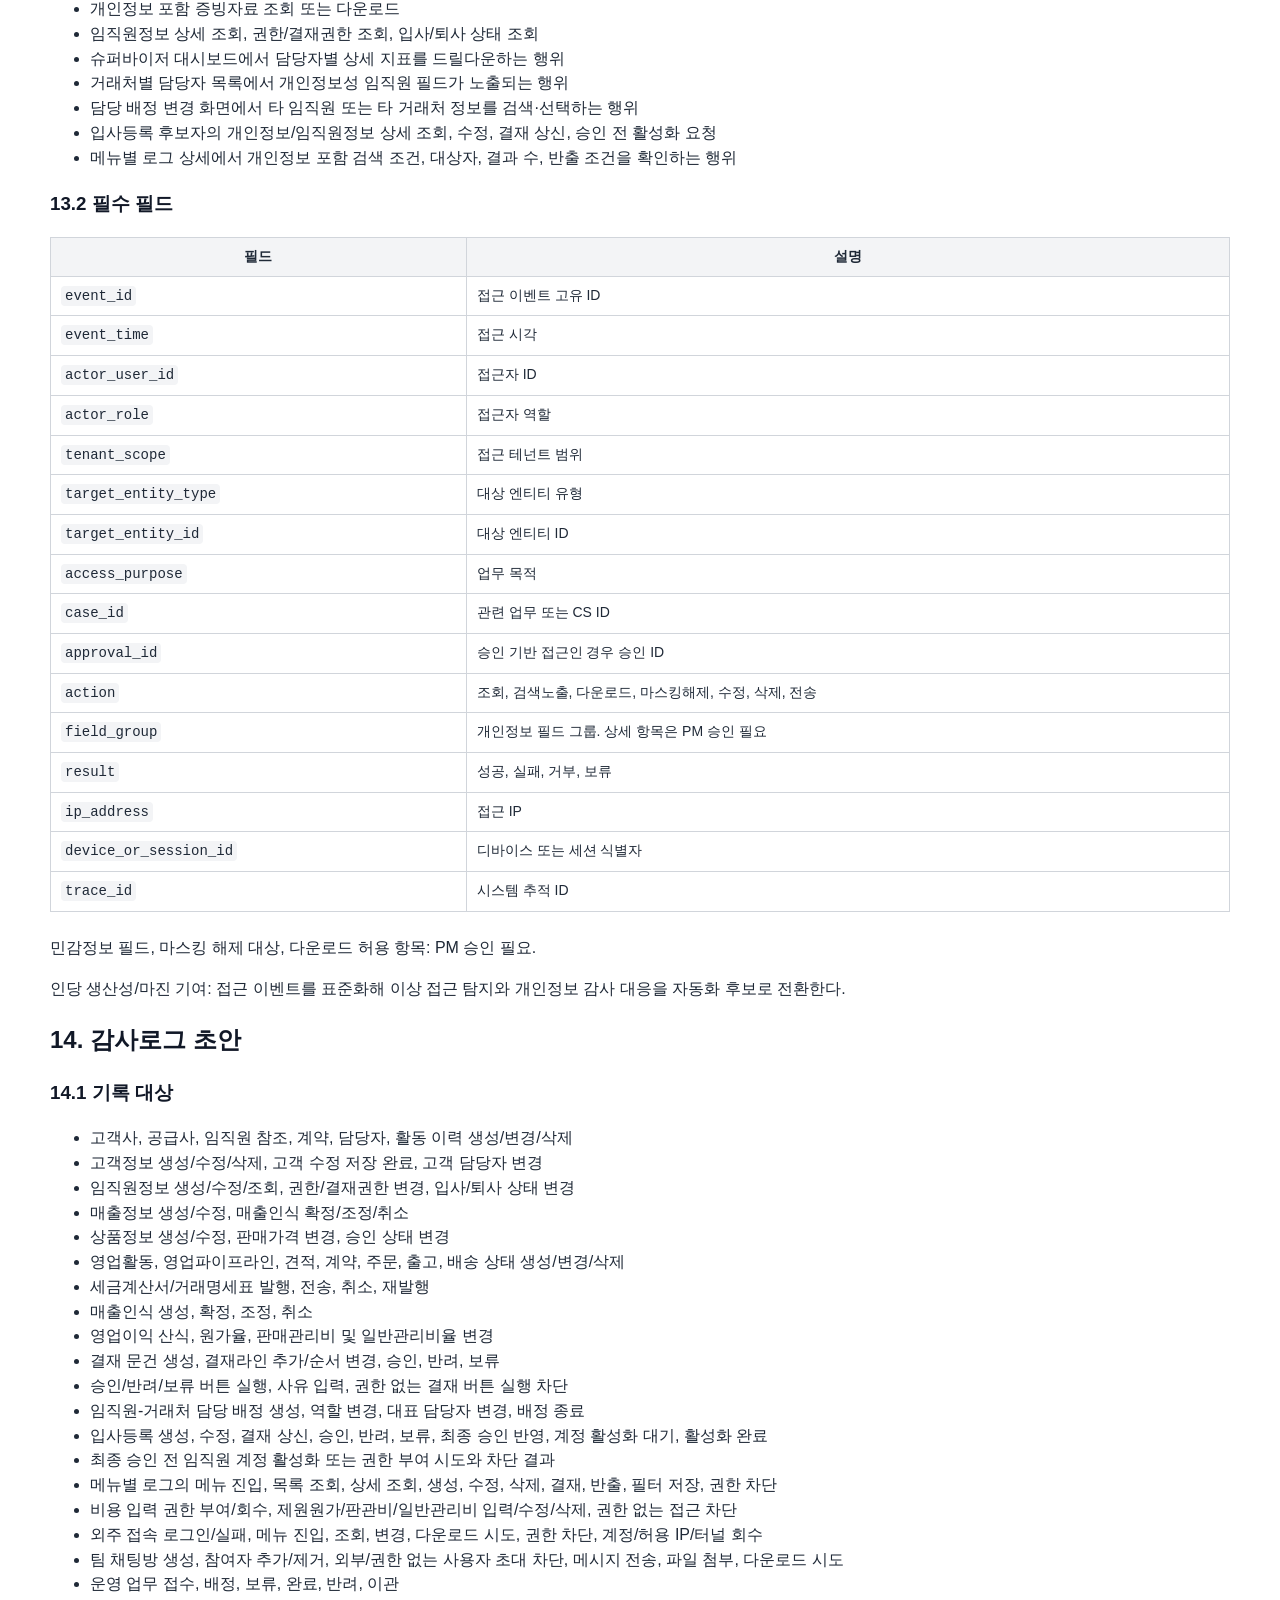
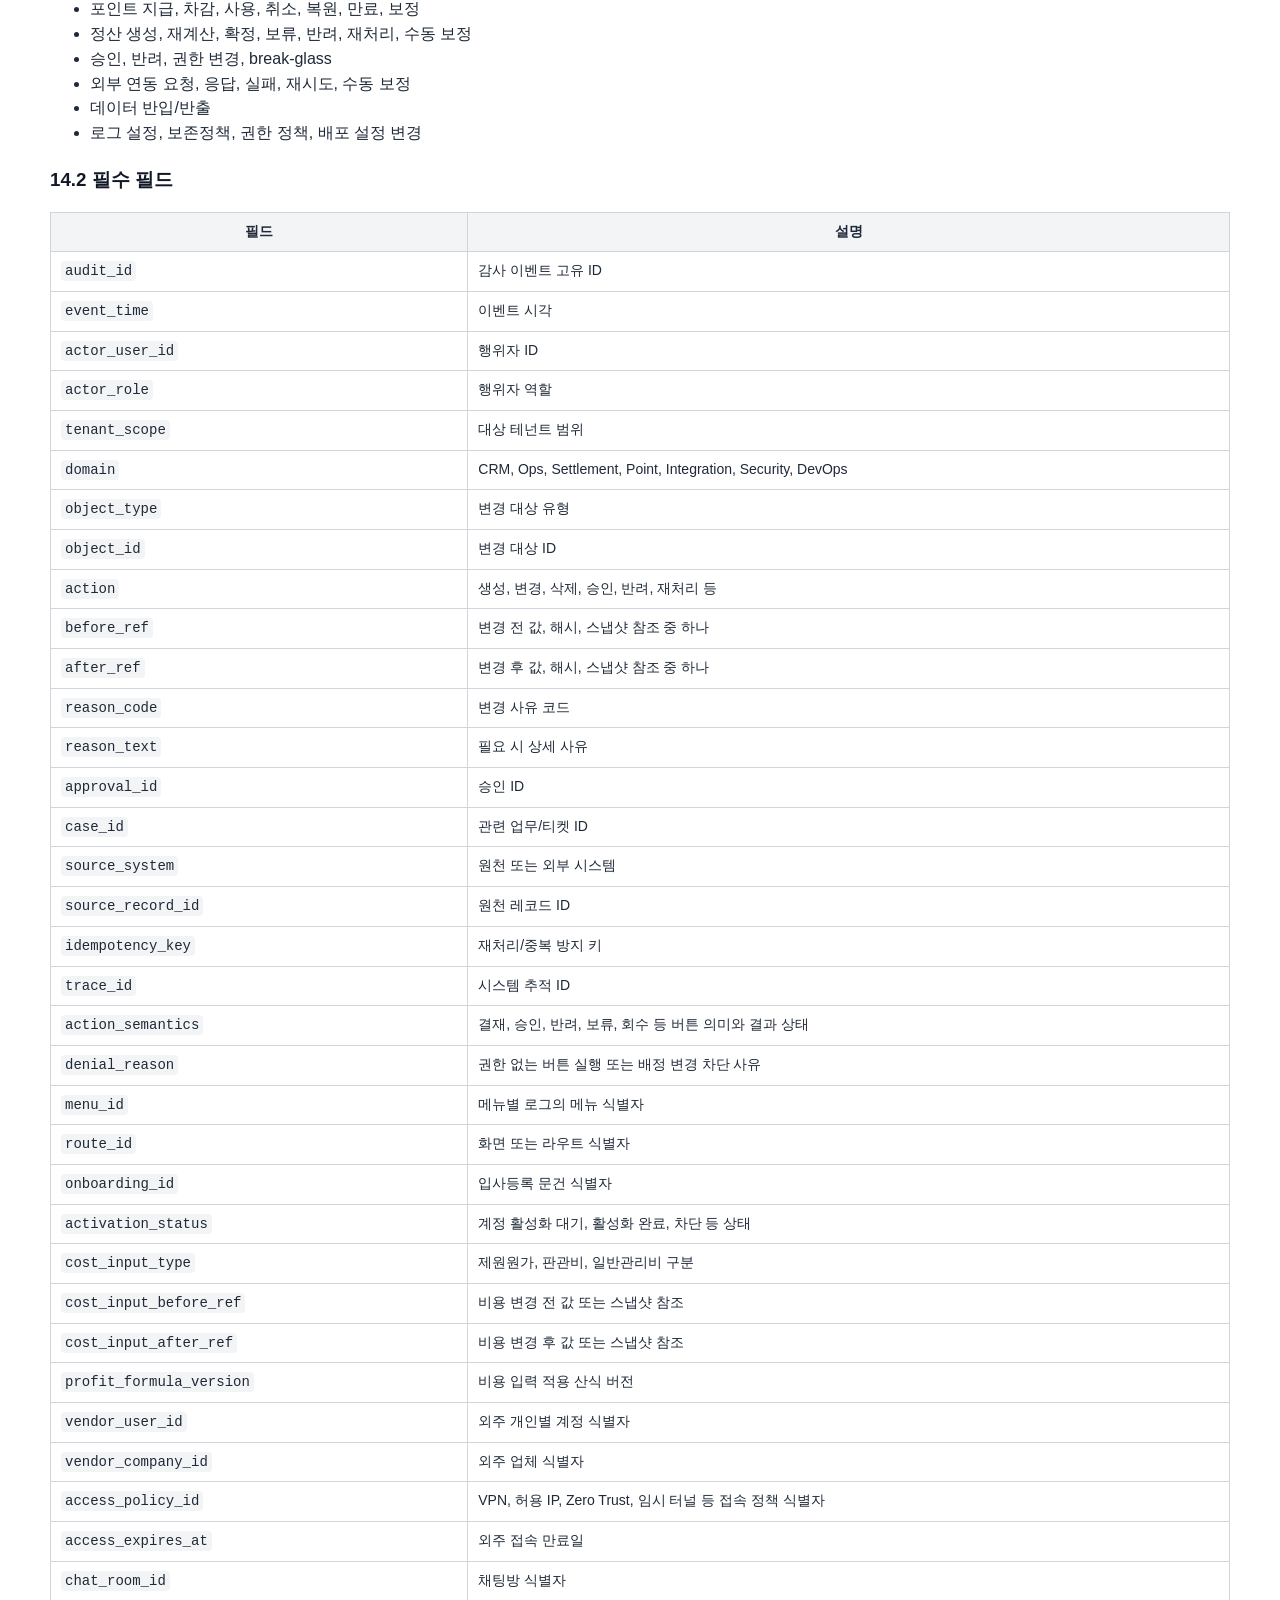
<file: docs/COMPLIANCE_A7_DRAFT.md.preview.html>
<!doctype html>
<html lang="ko">
<head>
<meta charset="utf-8">
<title>COMPLIANCE_A7_DRAFT</title>
<style>
body { font-family: -apple-system, BlinkMacSystemFont, 'Segoe UI', sans-serif; line-height: 1.55; max-width: 1180px; margin: 32px auto; padding: 0 24px; color: #1f2937; }
h1, h2, h3 { color: #111827; }
table { border-collapse: collapse; width: 100%; margin: 16px 0 24px; font-size: 14px; }
th, td { border: 1px solid #d1d5db; padding: 8px 10px; vertical-align: top; }
th { background: #f3f4f6; font-weight: 700; }
code { background: #f3f4f6; padding: 2px 4px; border-radius: 4px; }
pre { background: #111827; color: #f9fafb; padding: 16px; border-radius: 6px; overflow-x: auto; }
pre code { background: transparent; padding: 0; color: inherit; }
</style>
</head>
<body>
<h1>A7 컴플라이언스/보안 초안</h1>
<h2>1. 문서 목적</h2>
<p>이 문서는 이제너두 전사 CRM OS MVP의 <code>Security &amp; Audit Baseline</code>을 컴플라이언스 관점에서 구체화한 A7 초안이다. RBAC, 테넌트 격리, 개인정보 접근로그, 감사로그, 보존정책, 개인정보 흐름도, 위험-통제 매핑, 외감 대응 증적 요구사항을 정의한다.</p>
<p>본 문서는 개발 확정안이 아니며, 예산, 외부계약, 개인정보 처리범위, 민감정보 항목, 보관기간, 위탁/재위탁 범위, 아키텍처 확정은 PM 김권일 승인 전 확정하지 않는다.</p>
<p>인당 생산성/마진 기여: 보안과 컴플라이언스를 MVP 기본 요구로 내재화해 사후 보완, 감사 대응, 권한 재정비, 정산 증적 수집에 드는 반복 인력을 줄인다.</p>
<h2>2. 기준 입력</h2>
<table>
<thead>
<tr>
<th>입력</th>
<th>내용</th>
<th>상태</th>
</tr>
</thead>
<tbody>
<tr>
<td><code>/docs/PRD.md</code></td>
<td>P0 <code>Security &amp; Audit Baseline</code>, 비기능 요구사항, PM 승인 항목</td>
<td>확인</td>
</tr>
<tr>
<td><code>/docs/PROCESS_REQUIREMENTS.md</code></td>
<td>영업활동, 파이프라인, 견적, 계약, 주문, 출고, 세금계산서/거래명세표, 매출인식, 영업이익, 권한별 메뉴, 결재라인, 타임로그 요구</td>
<td>확인</td>
</tr>
<tr>
<td><code>/docs/REQUIREMENTS_TRACEABILITY.md</code></td>
<td>요구사항별 반영 추적, 로그기록 메뉴, 권한별 메뉴, 보강 필요 항목</td>
<td>확인</td>
</tr>
<tr>
<td><code>/specs/audit/timelog-auditlog.md</code></td>
<td>고객정보, 임직원정보, 매출정보, 상품정보, 결재라인, 발행, 매출인식, 산식 변경 로그 및 설정 메뉴 로그기록 기준</td>
<td>확인</td>
</tr>
<tr>
<td><code>/specs/employee/customer-assignment.md</code></td>
<td>임직원-거래처 다대다 담당 배정, 거래처별 담당자 노출, 배정 변경 로그 기준</td>
<td>확인</td>
</tr>
<tr>
<td><code>/specs/workflow/approval-action-semantics.md</code></td>
<td>결재/승인/반려/보류 버튼 의미, 사유 입력, 권한 차단, 보류 증적 기준</td>
<td>확인</td>
</tr>
<tr>
<td><code>/specs/hr/employee-onboarding-approval.md</code></td>
<td>입사등록 결재, 최종 승인 전 계정 활성화/권한 부여 금지, 승인/반려/보류 로그 기준</td>
<td>확인</td>
</tr>
<tr>
<td><code>/specs/audit/menu-log-records.md</code></td>
<td>메뉴별 로그기록, 메뉴 진입/조회/수정/결재/반출 로그와 개인정보 마스킹 기준</td>
<td>확인</td>
</tr>
<tr>
<td><code>/specs/settings/profit-cost-permission.md</code></td>
<td>제원원가/판관비/일반관리비 입력 권한, 비용 변경 감사로그, 결재 대상 후보 기준</td>
<td>확인</td>
</tr>
<tr>
<td><code>/specs/devops/external-vendor-access.md</code></td>
<td>외주 인력 외부 접속 방식 후보, 공개 IP 직접 개방 비권고, 개인별 계정/만료/로그 기준</td>
<td>확인</td>
</tr>
<tr>
<td><code>/docs/SECURITY_A7_DRAFT.md</code></td>
<td>기존 A7 보안/컴플라이언스 초안</td>
<td>참조</td>
</tr>
<tr>
<td><code>/specs/security/compliance-baseline.md</code></td>
<td>기존 구현 기준선</td>
<td>참조</td>
</tr>
<tr>
<td>회사 컨텍스트</td>
<td>선택적복지 B2E 플랫폼, 고객사 약 2,800개, 임직원 약 260만 명 이상, 3면 B2B2C</td>
<td>확인</td>
</tr>
<tr>
<td>필수 통제</td>
<td>ISMS, 개인정보 및 민감정보 보호, 외감 회계 대응</td>
<td>기준 입력</td>
</tr>
<tr>
<td>미확정 항목</td>
<td>개인정보 항목, 민감정보 여부, 외부 전송 항목, 보존기간, 위탁 범위, 회계 증적 범위</td>
<td>PM 승인 필요</td>
</tr>
</tbody>
</table>
<p>인당 생산성/마진 기여: 기준 입력과 승인 필요 항목을 분리해 추정 기반 설계와 재작업 비용을 줄인다.</p>
<h2>3. 출력 산출물</h2>
<table>
<thead>
<tr>
<th>산출물</th>
<th>목적</th>
<th>주요 사용자</th>
</tr>
</thead>
<tbody>
<tr>
<td><code>/docs/COMPLIANCE_A7_DRAFT.md</code></td>
<td>PM, A1~A9가 공유할 컴플라이언스 요구 초안</td>
<td>PM, 보안/개인정보, 재무, 각 에이전트</td>
</tr>
<tr>
<td><code>/specs/compliance/security-audit-baseline.md</code></td>
<td>구현 및 QA가 검증 가능한 보안·감사 기준선</td>
<td>A1, A2, A4, A6, A8, A9</td>
</tr>
<tr>
<td>승인 필요 항목 목록</td>
<td>PM 김권일 승인 전 확정 금지 항목 관리</td>
<td>PM, A7</td>
</tr>
<tr>
<td>위험-통제 매핑</td>
<td>ISMS, 개인정보, 외감 리스크와 통제 연결</td>
<td>PM, A7, A8, A9</td>
</tr>
</tbody>
</table>
<p>인당 생산성/마진 기여: 의사결정 문서와 검증 스펙을 분리해 회의, 개발, QA가 같은 기준을 재사용하게 한다.</p>
<h2>4. 범위</h2>
<h3>4.1 포함</h3>
<ul>
<li>RBAC 역할, 권한, 승인 흐름 초안</li>
<li>고객사, 공급사, 임직원, 플랫폼 운영자 기준 테넌트 격리 원칙</li>
<li>개인정보 접근로그 기록 대상, 필수 필드, 검증 기준</li>
<li>감사로그 기록 대상, 외감 증적 연계 기준</li>
<li>보존정책 초안과 PM 승인 필요 항목</li>
<li>개인정보 흐름도 초안</li>
<li>ISMS, 개인정보, 외감 대응 요구 분리 정리</li>
<li>임직원정보, 권한별 메뉴, 슈퍼바이저 대시보드, 결재라인 통제</li>
<li>견적, 계약, 주문, 출고, 세금계산서/거래명세표, 매출인식, 영업이익 산식 변경 증적</li>
<li>고객정보, 임직원정보, 매출정보, 상품정보의 생성/수정/삭제/조회 타임로그와 감사로그 요구</li>
<li>설정 메뉴 하위 <code>로그기록</code> 확인 메뉴 접근 통제와 필터 요구</li>
<li>영업활동부터 매출인식까지의 타임로그/감사로그 요구</li>
<li>임직원-거래처 다대다 담당 배정 변경 권한, 거래처별 담당자 노출 범위, 배정 변경 타임로그 요구</li>
<li>결재/승인/반려/보류 버튼 의미, 권한 없는 결재 버튼 차단, 승인/반려/보류 사유 로그와 보류 상태 감사 증적 요구</li>
<li>입사등록 결재 승인 전 임직원 계정 활성화와 권한 부여 차단 요구</li>
<li>입사등록 개인정보/임직원정보 처리범위 승인 게이트 요구</li>
<li>메뉴별 로그의 개인정보 마스킹, 메뉴 진입/조회/수정/결재/반출 로그 보존과 접근권한 요구</li>
<li>제원원가, 판관비, 일반관리비 입력 권한 제한, 권한 부여/회수 로그, 비용 변경 전후 값 감사로그 요구</li>
<li>외주 인력 외부 접속 보안 검토안, 공개 IP 직접 개방 비권고, VPN/허용 IP/Zero Trust/임시 터널 후보 비교</li>
<li>팀 채팅방의 개인대개인, 단톡방, 참여자 선택 방식에 대한 개인정보 노출 범위, 초대 권한, 메시지/파일 감사로그 요구</li>
<li>A1/A2/A4/A6/A8/A9 반영 체크리스트</li>
</ul>
<p>인당 생산성/마진 기여: 고위험 통제를 MVP 공통 요구로 고정해 각 모듈이 따로 보안 설계를 반복하지 않게 한다.</p>
<h3>4.2 제외</h3>
<ul>
<li>개인정보 및 민감정보 항목 확정: PM 승인 필요</li>
<li>개인정보 처리 목적, 처리범위, 보관기간 확정: PM 승인 필요</li>
<li>특정 DB, 로그 저장소, SIEM, IAM, DLP, 클라우드 제품 선정: PM 승인 필요</li>
<li>외부 위탁/재위탁, 제3자 제공, 해외 이전 여부 확정: PM 승인 필요</li>
<li>정산 회계 기준, 세금/수수료/반올림 공식 확정: PM 승인 필요</li>
<li>외부 감사 제출 양식 및 보존기간 최종 확정: PM 승인 필요</li>
</ul>
<p>인당 생산성/마진 기여: 승인 없는 고비용 결정을 차단해 불필요한 개발비와 계약 리스크를 줄인다.</p>
<h2>5. 담당</h2>
<table>
<thead>
<tr>
<th>역할</th>
<th>담당</th>
</tr>
</thead>
<tbody>
<tr>
<td>최종 승인</td>
<td>PM 김권일</td>
</tr>
<tr>
<td>컴플라이언스/보안 초안</td>
<td>A7</td>
</tr>
<tr>
<td>아키텍처 반영</td>
<td>A1</td>
</tr>
<tr>
<td>운영 콘솔 반영</td>
<td>A2</td>
</tr>
<tr>
<td>데이터 모델/수익성/정산 원천 반영</td>
<td>A4</td>
</tr>
<tr>
<td>연동/정산/포인트 어댑터 반영</td>
<td>A6</td>
</tr>
<tr>
<td>QA 검증 반영</td>
<td>A8</td>
</tr>
<tr>
<td>DevOps/로그/관측성/보안 운영 반영</td>
<td>A9</td>
</tr>
</tbody>
</table>
<p>인당 생산성/마진 기여: 담당 경계를 명확히 해 보안 요구 누락, 중복 질의, 승인 지연을 줄인다.</p>
<h2>6. 주요 가정</h2>
<ul>
<li>가정: 레거시 시스템, 베네카페, 결제, 온누리, 공급사 API의 상세 스키마와 계약 문서는 아직 제공되지 않았다.</li>
<li>가정: 임직원 약 260만 명 이상 규모를 고려해 개인정보 접근로그와 감사로그는 대량 생성될 수 있다.</li>
<li>가정: MVP는 실데이터 원본이 아닌 비식별/샘플 데이터로 우선 검증한다.</li>
<li>가정: 민감정보가 포함될 수 있는 복지 항목, 의료비, 가족정보, 증빙자료는 PM 승인 전 처리범위를 확정하지 않는다.</li>
<li>가정: 외감 대응은 정산, 포인트, 승인, 변경 이력의 추적 가능성을 MVP 기본 요건으로 본다.</li>
<li>가정: <code>/docs/PROCESS_REQUIREMENTS.md</code>의 MVP 영업이익 산식은 <code>salesAmount - (salesAmount * 0.5) - (salesAmount * 0.5)</code>를 기준 후보로 반영하되, 공식 회계 산식 확정은 PM 승인 대상이다.</li>
<li>가정: 세금계산서/거래명세표 외부 발행 연동 방식, 택배사 실시간 위치 연동, 전자문서 보존 방식은 아직 확정되지 않았다.</li>
<li>가정: 담당 역할은 주담당, 부담당, 승인담당, 참조담당 후보로 시작하되 최종 역할명과 배정 변경 권한은 PM 승인 전 확정하지 않는다.</li>
<li>가정: <code>결재</code> 버튼은 상태 변경이 아니라 결재 상세 또는 처리 화면 진입 후보로 보며, <code>보류</code>를 공식 결재 상태로 둘지는 PM 승인 대상이다.</li>
<li>가정: 입사등록 대상자 정보, 소속/부서, 직무/권한 후보의 개인정보/임직원정보 처리범위는 PM 승인 전 확정하지 않는다.</li>
<li>가정: 최종 승인 후 계정 활성화는 자동 또는 관리자 확인 후 처리 중 하나로 결정해야 하며, 방식 확정 전에는 <code>employee_activation_pending</code> 상태를 통제 기준으로 둔다.</li>
<li>가정: 메뉴별 로그 보존기간과 반출 가능 권한은 감사로그 보존정책 후보에 포함하되 PM 승인 전 확정하지 않는다.</li>
<li>가정: <code>제원원가</code>는 PM 표현을 유지하며 제조원가, 상품원가, 기타 원가 중 정확한 회계 의미는 PM 승인 전 확정하지 않는다.</li>
<li>가정: 수익성 비용 입력 변경을 항상 결재 대상으로 둘지, 영향 범위가 큰 변경만 결재 대상으로 둘지는 PM 승인 대상이다.</li>
<li>가정: 외주 인력 외부 접속 대상은 원칙적으로 <code>dev</code> 또는 <code>staging</code> 환경이며, 운영 환경 접속과 공개 IP 직접 개방은 PM/A7/A9 명시 승인 전 금지한다.</li>
<li>가정: 외주 접속 환경에는 실데이터, 개인정보, 민감정보, 운영 시크릿을 노출하지 않고 샘플 데이터 또는 마스킹 데이터를 기본으로 사용한다.</li>
<li>가정: 팀 채팅은 개인대개인, 단톡방, 참여자 선택 방식 후보를 지원하되 외부 사용자 초대, 참여자 검색 필드, 메시지/파일 원문 보존 범위는 PM 승인 전 확정하지 않는다.</li>
<li>가정: 채팅 메시지와 파일에 개인정보 또는 민감정보가 포함될 수 있으므로 기본 정책은 원문 최소 보존, 메타데이터 감사로그, 첨부파일 다운로드 제한, 필요 시 마스킹/차단 후보로 둔다.</li>
</ul>
<p>인당 생산성/마진 기여: 불확실성을 가정으로 표시해 잘못된 전제 기반 구현과 폐기 비용을 줄인다.</p>
<h2>7. 핵심 결정 초안</h2>
<table>
<thead>
<tr>
<th>결정 ID</th>
<th>결정</th>
<th>상태</th>
<th>인당 생산성/마진 기여</th>
</tr>
</thead>
<tbody>
<tr>
<td><code>D-A7-001</code></td>
<td>MVP 권한 모델은 RBAC를 기본으로 하고, 테넌트 범위와 업무 목적을 함께 평가한다.</td>
<td>초안</td>
<td>역할 기반 권한으로 온보딩과 권한 점검 시간을 줄이고 과도한 접근 사고 비용을 낮춘다.</td>
</tr>
<tr>
<td><code>D-A7-002</code></td>
<td>모든 조회, 상세, 검색, 다운로드, 변경 API는 서버에서 <code>tenant_scope</code>를 계산한다.</td>
<td>초안</td>
<td>고객사/공급사별 커스텀 통제를 줄이고 데이터 노출 사고 대응 비용을 예방한다.</td>
</tr>
<tr>
<td><code>D-A7-003</code></td>
<td>개인정보 상세 조회, 검색 노출, 다운로드, 마스킹 해제, 외부 전송은 개인정보 접근로그 대상이다.</td>
<td>초안</td>
<td>개인정보 감사 질의와 이상 접근 조사 시간을 단축한다.</td>
</tr>
<tr>
<td><code>D-A7-004</code></td>
<td>계약, 정산, 포인트, 승인, 권한, 외부 연동 재처리는 변경 전후 감사로그를 남긴다.</td>
<td>초안</td>
<td>외감 증적 수집과 정산 오류 조사에 투입되는 수작업을 줄인다.</td>
</tr>
<tr>
<td><code>D-A7-005</code></td>
<td>개인정보/민감정보 항목과 처리범위는 PM 승인 전 확정하지 않는다.</td>
<td>PM 승인 필요</td>
<td>승인 없는 개인정보 설계로 인한 보안 재작업과 규제 리스크를 줄인다.</td>
</tr>
<tr>
<td><code>D-A7-006</code></td>
<td>로그 실패 시 개인정보 반출, 마스킹 해제, 권한 변경, 정산 확정은 실패 또는 보류한다.</td>
<td>초안</td>
<td>증적 누락 상태의 고위험 처리를 막아 사후 복구 비용을 줄인다.</td>
</tr>
<tr>
<td><code>D-A7-007</code></td>
<td>외감 대응 증적은 업무 이벤트와 회계/정산 참조 ID로 연결한다.</td>
<td>초안</td>
<td>월마감, 감사 샘플링, 분쟁 대응 시 자료 수집 시간을 줄인다.</td>
</tr>
<tr>
<td><code>D-A7-008</code></td>
<td>보존기간, 파기 방식, 로그 무결성 보장 방식은 정책 후보로만 두고 PM 승인 후 확정한다.</td>
<td>PM 승인 필요</td>
<td>과도한 보관 비용과 불필요한 개인정보 보유 리스크를 동시에 낮춘다.</td>
</tr>
<tr>
<td><code>D-A7-009</code></td>
<td>일반 직원, 관리자, 슈퍼바이저는 표시 메뉴와 실행 가능 업무를 분리한다.</td>
<td>초안</td>
<td>불필요한 메뉴 노출과 권한 요청을 줄여 업무 집중도와 처리 속도를 높인다.</td>
</tr>
<tr>
<td><code>D-A7-010</code></td>
<td>견적, 계약, 세금계산서/거래명세표, 매출인식 조정, 영업이익 산식 변경은 결재라인과 타임로그 대상이다.</td>
<td>초안</td>
<td>승인 누락과 책임소재 확인 시간을 줄이고 외감 증적 수집을 자동화한다.</td>
</tr>
<tr>
<td><code>D-A7-011</code></td>
<td>슈퍼바이저 대시보드는 영업이익 원인 지표를 볼 수 있으나 임직원정보와 개인정보 상세는 승인된 범위만 접근한다.</td>
<td>PM 승인 필요</td>
<td>이익 저하 원인을 빠르게 찾되 과도한 개인정보 노출 리스크를 줄인다.</td>
</tr>
<tr>
<td><code>D-A7-012</code></td>
<td>세금계산서/거래명세표 발행과 매출인식은 주문, 출고, 청구, 승인, 변경 이력으로 추적한다.</td>
<td>초안</td>
<td>매출 누락과 수기 대사를 줄여 외감과 월마감 대응 시간을 단축한다.</td>
</tr>
<tr>
<td><code>D-A7-013</code></td>
<td>설정 메뉴에는 권한별 <code>로그기록</code> 확인 메뉴를 두고 기간, 사용자, 대상, 이벤트, 권한, 고객/상품/주문 기준 필터를 제공한다.</td>
<td>초안</td>
<td>로그를 남기고도 찾지 못하는 문제를 줄여 운영·감사 조사 시간을 단축한다.</td>
</tr>
<tr>
<td><code>D-A7-014</code></td>
<td>고객정보, 임직원정보, 매출정보, 상품정보는 생성/수정/삭제를 타임로그로 남기고 개인정보·권한·매출인식·산식 변경은 감사로그로 승격한다.</td>
<td>초안</td>
<td>핵심 기준정보 변경 원인을 빠르게 찾아 재처리와 분쟁 대응 비용을 낮춘다.</td>
</tr>
<tr>
<td><code>D-A7-015</code></td>
<td>임직원-거래처 담당 배정은 다대다 관계로 보고 배정 생성, 역할 변경, 대표 담당자 변경, 종료를 타임로그와 감사로그 후보로 남긴다.</td>
<td>PM 승인 필요</td>
<td>담당 공백과 중복 문의를 줄이고 거래처별 책임자 확인 시간을 단축한다.</td>
</tr>
<tr>
<td><code>D-A7-016</code></td>
<td>승인/반려/보류는 상태 변경 버튼이며 사유와 권한 검증을 요구하고, 권한 없는 결재 버튼 실행은 서버에서 차단하고 거부 로그를 남긴다.</td>
<td>초안</td>
<td>결재 오처리와 승인 지연을 줄여 발행·계약·매출인식 처리 속도를 높인다.</td>
</tr>
<tr>
<td><code>D-A7-017</code></td>
<td>입사등록은 결재문건 최종 승인 전 임직원 계정 활성화와 권한 부여를 완료할 수 없고, 승인 전 시도는 차단 로그를 남긴다.</td>
<td>PM 승인 필요</td>
<td>승인 없는 계정 생성과 권한 오부여 재작업을 줄이고 HR 처리 신뢰도를 높인다.</td>
</tr>
<tr>
<td><code>D-A7-018</code></td>
<td>메뉴별 로그는 메뉴 진입, 목록/상세 조회, 생성, 수정, 삭제, 결재, 반출, 필터 저장, 권한 차단을 <code>menu_id</code> 기준으로 남기고 개인정보 포함 로그는 기본 마스킹한다.</td>
<td>초안</td>
<td>메뉴 단위 원인 추적과 권한 점검 시간을 줄여 운영 개선 우선순위를 빠르게 찾는다.</td>
</tr>
<tr>
<td><code>D-A7-019</code></td>
<td>제원원가, 판관비, 일반관리비 입력은 <code>Master</code> 또는 <code>ProfitCostInputManager</code> 후보 권한으로 제한하고 권한 부여/회수와 비용 변경 전후 값을 감사로그로 남긴다.</td>
<td>PM 승인 필요</td>
<td>수익성 지표 왜곡과 재검산 시간을 줄여 영업이익 판단 신뢰도를 높인다.</td>
</tr>
<tr>
<td><code>D-A7-020</code></td>
<td>외주 인력 접속은 공개 IP 직접 개방을 비권고로 두고 VPN, 허용 IP, Zero Trust, 만료형 임시 터널 후보 중 PM/A7/A9 승인된 방식만 허용한다.</td>
<td>PM 승인 필요</td>
<td>외주 검수 지연을 줄이면서 개인정보·운영 데이터 노출과 사고 대응 비용을 예방한다.</td>
</tr>
<tr>
<td><code>D-A7-021</code></td>
<td>팀 채팅 참여자 선택은 부서, 이름, 권한 표시를 최소화하고 채팅방 생성, 참여자 추가, 메시지 전송, 파일 첨부, 권한 없는 초대를 감사로그로 남긴다.</td>
<td>PM 승인 필요</td>
<td>협업 속도를 유지하면서 채팅 권한 누락과 개인정보 유출 조사 비용을 줄인다.</td>
</tr>
</tbody>
</table>
<h2>8. ISMS 요구사항</h2>
<table>
<thead>
<tr>
<th>영역</th>
<th>요구사항</th>
<th>인수조건</th>
<th>담당</th>
<th>상태</th>
</tr>
</thead>
<tbody>
<tr>
<td>접근통제</td>
<td>모든 사용자는 역할, 테넌트, 업무 목적 기반으로 권한 평가를 받는다.</td>
<td>권한 없는 타 고객사/공급사/임직원 데이터 조회가 차단되어야 한다.</td>
<td>A1, A2, A7, A9</td>
<td>초안</td>
</tr>
<tr>
<td>계정관리</td>
<td>권한 변경, 임시 권한, break-glass는 승인 ID와 만료시각을 가진다.</td>
<td>권한 변경 감사로그가 남고 만료 후 접근이 차단되어야 한다.</td>
<td>A7, A9</td>
<td>초안</td>
</tr>
<tr>
<td>권한별 메뉴</td>
<td>일반 직원, 관리자, 슈퍼바이저의 표시 메뉴와 실행 메뉴를 분리한다.</td>
<td>권한 없는 메뉴는 숨김뿐 아니라 API에서도 차단되어야 한다.</td>
<td>A1, A2, A3, A7, A8</td>
<td>초안</td>
</tr>
<tr>
<td>담당 배정 통제</td>
<td>임직원-거래처 담당 배정 변경은 역할, 테넌트, 업무 목적, 승인 상태를 평가한다.</td>
<td>권한 없는 사용자의 배정 생성, 변경, 종료, 대표 담당자 변경은 차단되고 거부 로그가 남아야 한다.</td>
<td>A1, A2, A7, A8, A9</td>
<td>PM 승인 필요</td>
</tr>
<tr>
<td>결재라인 통제</td>
<td>결재 문건 작성자는 로그인 임직원으로 자동 지정하고 결재라인 변경을 기록한다.</td>
<td>결재라인 추가, 순서 변경, 최종 결재권자 지정 이력이 타임로그와 감사로그에 남아야 한다.</td>
<td>A2, A7, A9</td>
<td>초안</td>
</tr>
<tr>
<td>결재 버튼 통제</td>
<td>결재, 승인, 반려, 보류 버튼의 의미와 결과 상태를 분리하고 권한 없는 처리를 서버에서 차단한다.</td>
<td>반려/보류 사유 누락, 현재 결재자 불일치, 권한 없는 승인/반려/보류 시도는 실패하고 감사로그에 남아야 한다.</td>
<td>A1, A2, A7, A8, A9</td>
<td>초안</td>
</tr>
<tr>
<td>입사등록 승인 게이트</td>
<td>입사등록 승인상태는 연결된 결재문건 상태를 기준으로 하고 최종 승인 전 계정 활성화와 권한 부여를 차단한다.</td>
<td>승인 전 <code>activated</code> 전환, 권한 부여, 로그인 가능 상태 전환 시도는 실패하고 감사로그가 남아야 한다.</td>
<td>A1, A2, A7, A8, A9</td>
<td>PM 승인 필요</td>
</tr>
<tr>
<td>수익성 비용 입력 권한</td>
<td>제원원가, 판관비, 일반관리비 입력은 <code>Master</code> 또는 비용 입력 권한 임직원으로 제한한다.</td>
<td>권한 없는 비용 입력 메뉴 접근과 저장 시도는 차단되고 <code>permission_denied</code> 또는 감사로그로 남아야 한다.</td>
<td>PM, A1, A3, A7, A8, A9</td>
<td>PM 승인 필요</td>
</tr>
<tr>
<td>로그관리</td>
<td>개인정보 접근로그와 감사로그는 업무 로그와 목적을 분리한다.</td>
<td>로그 조회 권한과 업무 데이터 변경 권한이 분리되어야 한다.</td>
<td>A7, A9</td>
<td>초안</td>
</tr>
<tr>
<td>로그기록 메뉴</td>
<td>설정 메뉴 하위에 <code>로그기록</code> 확인 메뉴를 두고 권한별 조회 범위를 제한한다.</td>
<td>로그 목록은 기간, 사용자, 대상 엔티티, 이벤트 유형, 권한, 고객/상품/주문 기준 필터와 정렬을 지원해야 한다.</td>
<td>A3, A7, A8, A9</td>
<td>초안</td>
</tr>
<tr>
<td>메뉴별 로그관리</td>
<td>주요 메뉴의 진입, 조회, 수정, 결재, 반출, 권한 차단 이벤트를 메뉴 단위로 기록한다.</td>
<td>메뉴별 로그의 개인정보 포함 필드는 기본 마스킹되고 로그 조회/상세 조회 자체도 감사로그에 남아야 한다.</td>
<td>A3, A7, A8, A9</td>
<td>초안</td>
</tr>
<tr>
<td>외주 접속 통제</td>
<td>외주 인력의 인터넷 접속은 개인별 계정, 만료일, 최소권한, 접속 정책, 접속로그를 가진다.</td>
<td>공개 IP 직접 개방은 비권고이며 PM/A7/A9 승인 없는 외부 접속 활성화가 차단되어야 한다.</td>
<td>PM, A7, A8, A9</td>
<td>PM 승인 필요</td>
</tr>
<tr>
<td>팀 채팅 권한</td>
<td>개인대개인, 단톡방, 참여자 선택 채팅은 테넌트, 부서/업무 범위, 역할을 기준으로 참여자 조회와 초대를 제한한다.</td>
<td>외부 사용자 또는 권한 없는 사용자의 초대, 참여자 검색, 파일 첨부, 다운로드 시도는 차단되고 감사로그에 남아야 한다.</td>
<td>A2, A3, A7, A8, A9</td>
<td>PM 승인 필요</td>
</tr>
<tr>
<td>암호화</td>
<td>개인정보 원본, 시크릿, 외부 전송 데이터는 암호화 후보로 관리한다.</td>
<td>암호화 대상 필드와 키 운영 방식은 PM 승인 필요로 표시되어야 한다.</td>
<td>A1, A7, A9</td>
<td>PM 승인 필요</td>
</tr>
<tr>
<td>변경관리</td>
<td>배포, 설정, 보존정책, 권한 정책 변경은 변경 이력 대상이다.</td>
<td>변경 전후, 승인자, 배포 버전 또는 설정 버전이 기록되어야 한다.</td>
<td>A9, A7</td>
<td>초안</td>
</tr>
<tr>
<td>사고대응</td>
<td>긴급 접근과 장애 보정은 사유, 승인, 사후 검토 상태를 가진다.</td>
<td>break-glass 사용 후 사후 검토 미완료 건을 조회할 수 있어야 한다.</td>
<td>A7, A9</td>
<td>초안</td>
</tr>
</tbody>
</table>
<p>인당 생산성/마진 기여: ISMS 통제를 운영 절차와 시스템 로그에 내재화해 정기 점검과 사고 대응 인력 투입을 줄인다.</p>
<h2>9. 개인정보 보호 요구사항</h2>
<table>
<thead>
<tr>
<th>영역</th>
<th>요구사항</th>
<th>인수조건</th>
<th>담당</th>
<th>상태</th>
</tr>
</thead>
<tbody>
<tr>
<td>최소 수집</td>
<td>CRM OS는 승인된 업무 목적에 필요한 최소 개인정보만 처리한다.</td>
<td>개인정보 필드 목록은 PM 승인 필요 상태로 관리되어야 한다.</td>
<td>PM, A7, A4</td>
<td>PM 승인 필요</td>
</tr>
<tr>
<td>임직원정보</td>
<td>로그인 사용자, 결재자, 담당자, 타임로그 행위자 식별에 필요한 임직원정보만 기본 처리한다.</td>
<td>신상명세, 인적사항, 권한, 입사/퇴사 상태는 목적별 권한과 접근로그를 적용해야 한다.</td>
<td>PM, A2, A4, A7</td>
<td>PM 승인 필요</td>
</tr>
<tr>
<td>입사등록 정보</td>
<td>입사등록 대상자 정보, 입사 예정일, 소속/부서, 직무/권한 후보는 승인 전 후보 정보로 분리한다.</td>
<td>최종 승인 전 임직원 계정 활성화, 권한 부여, 개인정보 원문 확정 저장은 차단하거나 승인 게이트를 요구해야 한다.</td>
<td>PM, A2, A4, A7</td>
<td>PM 승인 필요</td>
</tr>
<tr>
<td>거래처별 담당자 노출</td>
<td>거래처 상세와 목록의 담당자 노출은 업무 배정, 담당 역할, 대표 담당자 여부 기준으로 제한한다.</td>
<td>담당자명, 소속, 연락처 등 노출 필드 그룹은 PM 승인 전 확정하지 않고 접근로그 또는 타임로그로 조회 근거를 남겨야 한다.</td>
<td>PM, A2, A4, A7</td>
<td>PM 승인 필요</td>
</tr>
<tr>
<td>외주 접속 데이터 노출</td>
<td>외주 계정은 개인정보, 운영 데이터, 운영 시크릿 접근을 기본 차단하고 필요한 화면은 마스킹 또는 샘플 데이터로 제공한다.</td>
<td>다운로드/반출은 기본 차단하고 예외 허용 시 승인 ID, 목적, 만료일, 접근로그가 필요하다.</td>
<td>PM, A7, A8, A9</td>
<td>PM 승인 필요</td>
</tr>
<tr>
<td>채팅 참여자/메시지 정보</td>
<td>참여자 선택 시 부서, 이름, 권한 표시 범위를 최소화하고 메시지/파일의 개인정보·민감정보 포함 가능성을 통제한다.</td>
<td>참여자 검색 결과, 메시지 전송, 파일 첨부, 다운로드는 목적과 권한을 가져야 하며 개인정보 포함 항목은 마스킹 또는 제한 조회되어야 한다.</td>
<td>PM, A2, A3, A7, A8</td>
<td>PM 승인 필요</td>
</tr>
<tr>
<td>목적 제한</td>
<td>개인정보 접근은 업무 목적과 <code>case_id</code> 또는 승인 ID를 가져야 한다.</td>
<td>목적 없는 상세 조회, 반출, 마스킹 해제는 차단되어야 한다.</td>
<td>A2, A7, A9</td>
<td>초안</td>
</tr>
<tr>
<td>마스킹</td>
<td>목록, 검색, 대시보드는 기본 마스킹 또는 비식별 집계를 우선한다.</td>
<td>상세 원문 노출은 권한, 목적, 접근로그를 요구해야 한다.</td>
<td>A1, A2, A3, A7</td>
<td>초안</td>
</tr>
<tr>
<td>접근기록</td>
<td>상세 조회, 검색 결과 노출, 반출, 외부 전송, 수정/삭제/복구를 기록한다.</td>
<td>필수 필드 누락 시 고위험 작업이 보류되어야 한다.</td>
<td>A7, A9</td>
<td>초안</td>
</tr>
<tr>
<td>민감정보</td>
<td>의료, 가족, 증빙 등 민감정보 가능 항목은 처리범위를 확정하지 않는다.</td>
<td>관련 항목은 모두 <code>PM 승인 필요</code>로 표시되어야 한다.</td>
<td>PM, A7</td>
<td>PM 승인 필요</td>
</tr>
<tr>
<td>위탁/제3자 제공</td>
<td>외부 연동 전송 항목과 위탁 여부를 연동별로 관리한다.</td>
<td>연동 스펙에 전송 항목, 목적, 수신자, 보존정책 후보가 있어야 한다.</td>
<td>A6, A7</td>
<td>PM 승인 필요</td>
</tr>
<tr>
<td>보존/파기</td>
<td>개인정보 원본, 접근로그, 감사로그, 정산 증적의 보존 목적을 분리한다.</td>
<td>보존기간과 파기 방식은 PM 승인 전 확정하지 않아야 한다.</td>
<td>PM, A7, A9</td>
<td>PM 승인 필요</td>
</tr>
</tbody>
</table>
<p>인당 생산성/마진 기여: 개인정보 처리 기준을 기능별로 고정해 불필요한 조회와 반출을 줄이고 감사 대응 시간을 단축한다.</p>
<h2>10. 외감 대응 요구사항</h2>
<table>
<thead>
<tr>
<th>영역</th>
<th>요구사항</th>
<th>인수조건</th>
<th>담당</th>
<th>상태</th>
</tr>
</thead>
<tbody>
<tr>
<td>정산 증적</td>
<td>정산 산출, 확정, 보류, 반려, 재처리는 원천 거래와 계산 버전을 추적한다.</td>
<td><code>settlement_id</code>, 원천 거래 ID, 계산 기준, 승인 ID가 연결되어야 한다.</td>
<td>A4, A6, A7</td>
<td>초안</td>
</tr>
<tr>
<td>세금계산서/거래명세표</td>
<td>발행 상태, 발행 이력, 첨부/전송, 취소/재발행 이력을 보존한다.</td>
<td>주문, 공급가, 세액, 거래처, 발행자, 승인 ID, 발행 로그가 연결되어야 한다.</td>
<td>A2, A4, A7</td>
<td>초안</td>
</tr>
<tr>
<td>매출인식</td>
<td>출고, 검수, 청구 기준 중 어떤 기준으로 매출을 확정했는지 기록한다.</td>
<td>매출 레코드는 주문, 출고, 청구, 회계 기준, 승인 ID를 추적할 수 있어야 한다.</td>
<td>A4, A7</td>
<td>PM 승인 필요</td>
</tr>
<tr>
<td>영업이익 산식</td>
<td>원가 50%, 판매관리비 및 일반관리비 50% 고정 산식 후보와 변경 이력을 기록한다.</td>
<td>산식 버전, 변경자, 승인자, 적용일, 영향 범위가 감사로그에 남아야 한다.</td>
<td>PM, A4, A7</td>
<td>PM 승인 필요</td>
</tr>
<tr>
<td>수익성 비용 입력</td>
<td>제원원가, 판관비, 일반관리비 입력/수정/삭제는 입력 권한과 변경 전후 값을 추적한다.</td>
<td>비용 입력 권한 부여/회수, 변경 사유, 적용일, 적용 범위, 산식 버전, 결재 대상 여부가 감사로그로 남아야 한다.</td>
<td>PM, A3, A4, A7, A9</td>
<td>PM 승인 필요</td>
</tr>
<tr>
<td>포인트 원장</td>
<td>지급, 차감, 사용, 취소, 복원, 만료는 원장 이벤트로 기록한다.</td>
<td>동일 멱등 키 재처리 시 중복 변동이 없어야 한다.</td>
<td>A4, A6, A7</td>
<td>초안</td>
</tr>
<tr>
<td>승인 이력</td>
<td>금액, 포인트, 정산, 반출, 권한 변경은 승인자와 사유를 기록한다.</td>
<td>승인 없는 고위험 변경은 처리되지 않아야 한다.</td>
<td>A2, A4, A7</td>
<td>초안</td>
</tr>
<tr>
<td>결재 상태 증적</td>
<td>승인, 반려, 보류, 회수는 버튼 의미, 이전/다음 상태, 필수 사유, 현재 결재자, 다음 결재자를 기록한다.</td>
<td>보류 상태는 보류 사유, 보류자, 보류 시작시각, 재개 또는 최종 처리 이력으로 재현 가능해야 한다.</td>
<td>A2, A7, A9</td>
<td>초안</td>
</tr>
<tr>
<td>입사등록 결재 증적</td>
<td>입사등록 생성, 수정, 상신, 승인, 반려, 보류, 최종 승인 반영, 계정 활성화 대기/완료를 기록한다.</td>
<td>입사등록 승인상태는 결재문건 상태와 일치하고 최종 승인 전 활성화/권한 부여가 없어야 한다.</td>
<td>A2, A4, A7, A9</td>
<td>초안</td>
</tr>
<tr>
<td>변경 이력</td>
<td>주요 업무 데이터 변경은 변경 전후 값 또는 해시 참조를 가진다.</td>
<td>샘플 이벤트에서 전후 상태를 재현 또는 검증할 수 있어야 한다.</td>
<td>A1, A2, A4, A7</td>
<td>초안</td>
</tr>
<tr>
<td>대사 가능성</td>
<td>결제, 포인트, 정산은 내부 원장과 외부 원천의 비교 기준을 가진다.</td>
<td>대사 차이 발생 시 예외 큐와 감사로그가 생성되어야 한다.</td>
<td>A4, A6, A8</td>
<td>초안</td>
</tr>
<tr>
<td>제출 가능성</td>
<td>외감 샘플 요청 시 기간, 테넌트, 거래, 승인, 변경 이력 기준으로 조회 가능해야 한다.</td>
<td>증적 다운로드/조회 자체도 권한과 접근로그를 적용해야 한다.</td>
<td>A7, A8, A9</td>
<td>초안</td>
</tr>
</tbody>
</table>
<p>인당 생산성/마진 기여: 정산/포인트/승인/변경 증적을 자동 축적해 월마감과 외감 대응에 들어가는 재무·운영 인력을 줄인다.</p>
<h2>11. RBAC 초안</h2>
<table>
<thead>
<tr>
<th>역할</th>
<th>주요 권한</th>
<th>제한</th>
<th>상태</th>
</tr>
</thead>
<tbody>
<tr>
<td><code>ExecutiveViewer</code></td>
<td>집계 수익성, 생산성, 리스크 지표 조회</td>
<td>개인정보 상세 조회 기본 거부</td>
<td>초안</td>
</tr>
<tr>
<td><code>SalesAM</code></td>
<td>담당 고객사, 계약, 활동 이력 조회/수정</td>
<td>담당 고객사 범위 제한, 임직원 상세 기본 거부</td>
<td>초안</td>
</tr>
<tr>
<td><code>OpsAgent</code></td>
<td>운영 업무 큐 처리, 상태 변경, 제한적 상세 조회</td>
<td>배정 업무 범위와 목적 입력 필요</td>
<td>초안</td>
</tr>
<tr>
<td><code>SettlementOperator</code></td>
<td>포인트/정산 상태 처리, 예외 큐 관리</td>
<td>회계 증적 삭제 불가, 금액 보정 승인 필요</td>
<td>초안</td>
</tr>
<tr>
<td><code>FinanceAuditor</code></td>
<td>정산/회계 증적 조회, 감사 리포트 추출</td>
<td>운영 데이터 변경 불가</td>
<td>초안</td>
</tr>
<tr>
<td><code>SecurityPrivacyOfficer</code></td>
<td>접근로그/감사로그 조회, 권한 검토</td>
<td>업무 데이터 변경 불가 기본</td>
<td>초안</td>
</tr>
<tr>
<td><code>EmployeeUser</code></td>
<td>내 영업활동, 내 파이프라인, 견적, 주문, 내 결재함</td>
<td>전사 영업이익 산식, 전사 로그, 타 임직원정보 접근 제한</td>
<td>초안</td>
</tr>
<tr>
<td><code>BusinessAdmin</code></td>
<td>고객, 상품, 주문, 출고, 세금계산서, 거래명세표, 팀 업무</td>
<td>권한 변경과 영업이익 산식 변경 제한</td>
<td>초안</td>
</tr>
<tr>
<td><code>Supervisor</code></td>
<td>전사 대시보드, 영업이익, 로그, 설정, 권한 관리 후보</td>
<td>임직원정보와 개인정보 상세는 승인된 범위만 접근</td>
<td>PM 승인 필요</td>
</tr>
<tr>
<td><code>ExecutiveViewer</code></td>
<td>전사 KPI, 실시간 매출, 영업이익, 이익 저하 원인 집계 조회</td>
<td>개인정보/임직원정보 상세, 권한 변경, 산식 변경 불가</td>
<td>초안</td>
</tr>
<tr>
<td><code>Master</code></td>
<td>설정 메뉴와 수익성 비용 입력 후보</td>
<td>변경 사유, 적용일, 산식 버전, 감사로그 필수</td>
<td>PM 승인 필요</td>
</tr>
<tr>
<td><code>ProfitCostInputManager</code></td>
<td>승인된 범위의 제원원가, 판관비, 일반관리비 입력/수정/삭제 후보</td>
<td>권한 범위 밖 비용 입력과 산식 변경 불가</td>
<td>PM 승인 필요</td>
</tr>
<tr>
<td><code>VendorUser</code></td>
<td>승인된 외주 검수용 dev/staging 메뉴 접근 후보</td>
<td>운영 환경, 개인정보 원문, 다운로드/반출, 운영 데이터 변경 기본 차단</td>
<td>PM 승인 필요</td>
</tr>
<tr>
<td><code>ChatParticipant</code></td>
<td>승인된 채팅방 참여, 메시지 전송, 제한적 파일 첨부 후보</td>
<td>외부 초대, 권한 없는 참여자 추가, 민감정보 파일 반출 제한</td>
<td>PM 승인 필요</td>
</tr>
<tr>
<td><code>SupplierUser</code></td>
<td>소속 공급사 상품/정산 상태 조회</td>
<td>타 공급사 접근 불가</td>
<td>PM 승인 필요</td>
</tr>
<tr>
<td><code>CustomerAdmin</code></td>
<td>소속 고객사 계약/임직원 상태 제한 조회</td>
<td>타 고객사 접근 불가, 임직원 상세 범위 승인 필요</td>
<td>PM 승인 필요</td>
</tr>
<tr>
<td><code>SystemAdmin</code></td>
<td>시스템 설정, 배포/운영 설정 관리</td>
<td>개인정보 상시 접근 불가</td>
<td>초안</td>
</tr>
<tr>
<td><code>BreakGlassAdmin</code></td>
<td>긴급 장애/보안 사고 대응 접근</td>
<td>사유, 승인, 만료, 사후 검토 필수</td>
<td>PM 승인 필요</td>
</tr>
</tbody>
</table>
<p>인당 생산성/마진 기여: 역할별 책임을 표준화해 권한 요청, 운영 배정, 사고 조사 시간을 줄인다.</p>
<h2>11.1 권한별 접근 범위 및 메뉴</h2>
<table>
<thead>
<tr>
<th>권한</th>
<th>표시 메뉴</th>
<th>로그기록 접근</th>
<th>주요 제한</th>
<th>상태</th>
</tr>
</thead>
<tbody>
<tr>
<td>일반</td>
<td>내 영업활동, 내 파이프라인, 견적, 주문, 내 결재함</td>
<td>내 업무 타임로그와 내가 상신/처리한 결재 로그</td>
<td>전체 영업이익 산식, 전사 로그, 타 임직원정보 접근 제한</td>
<td>초안</td>
</tr>
<tr>
<td>관리자</td>
<td>고객, 상품, 주문, 출고, 세금계산서, 거래명세표, 팀 업무</td>
<td>담당 팀/업무 범위의 고객정보, 상품정보, 발행, 주문, 출고 로그</td>
<td>권한 변경과 영업이익 산식 변경 제한</td>
<td>초안</td>
</tr>
<tr>
<td>슈퍼바이저</td>
<td>전사 대시보드, 영업이익, 로그, 설정, 권한 관리 후보</td>
<td>전사 업무 로그와 이익 저하 원인 로그. 개인정보/임직원정보 상세는 승인 범위만</td>
<td>임직원정보와 개인정보 상세 접근 승인 게이트</td>
<td>PM 승인 필요</td>
</tr>
<tr>
<td>경영자</td>
<td>전사 KPI, 실시간 매출, 영업이익, 경영 요약 대시보드</td>
<td>집계 로그와 외감 제출용 증적 조회 후보</td>
<td>개인정보/임직원정보 상세, 권한 변경, 산식 변경 불가</td>
<td>초안</td>
</tr>
</tbody>
</table>
<p>슈퍼바이저 대시보드는 실시간 매출금액, 고정 원가 50%, 고정 판매관리비 및 일반관리비 50%, 영업이익, 영업이익률, 고객별/상품별/담당자별/파이프라인별 이익률, 할인·반품·배송비·처리시간·결재 지연·정산 지연·예외 처리 건수 등 이익 저하 원인 후보를 표시한다.</p>
<p>인당 생산성/마진 기여: 권한별 화면과 로그 접근을 분리해 불필요한 탐색과 민감정보 노출을 줄이고, 슈퍼바이저와 경영자가 낮은 이익 원인을 빠르게 조정하게 한다.</p>
<h2>11.2 설정 메뉴 로그기록 확인 요구</h2>
<table>
<thead>
<tr>
<th>항목</th>
<th>요구사항</th>
<th>인수조건</th>
</tr>
</thead>
<tbody>
<tr>
<td>메뉴 위치</td>
<td>설정 메뉴 하위에 <code>로그기록</code> 메뉴를 둔다.</td>
<td>권한 없는 사용자는 메뉴와 API 모두 접근할 수 없어야 한다.</td>
</tr>
<tr>
<td>조회 필터</td>
<td>기간, 사용자, 대상 엔티티, 이벤트 유형, 권한, 고객, 상품, 주문 기준 필터를 제공한다.</td>
<td>최소 하나 이상의 필터 없이 대량 로그 전체 반출을 허용하지 않는다.</td>
</tr>
<tr>
<td>로그 범위</td>
<td>타임로그, 감사로그, 개인정보 접근로그를 목적별 탭 또는 필터로 구분한다.</td>
<td>개인정보 포함 로그는 기본 마스킹 또는 제한 조회되어야 한다.</td>
</tr>
<tr>
<td>정렬/추적</td>
<td>발생시각, 이벤트 유형, 대상, 사용자 기준 정렬을 지원한다.</td>
<td>고객정보/임직원정보/매출정보/상품정보 변경 건을 ID로 재조회할 수 있어야 한다.</td>
</tr>
<tr>
<td>상세 조회</td>
<td>변경 전후 참조, 승인 ID, 관련 업무 ID, 산식 버전, 발행 문서 ID를 보여준다.</td>
<td>상세 조회 자체도 접근로그 또는 감사로그 대상이어야 한다.</td>
</tr>
<tr>
<td>메뉴별 로그</td>
<td>메뉴명, 라우트, 이벤트 유형, 사용자, 권한, 결과, 대상 엔티티 기준으로 메뉴별 로그 탭을 제공한다.</td>
<td><code>menu_opened</code>, <code>list_viewed</code>, <code>detail_viewed</code>, <code>created</code>, <code>updated</code>, <code>deleted</code>, <code>approved</code>, <code>rejected</code>, <code>on_hold</code>, <code>export_requested</code>, <code>filter_saved</code>, <code>permission_denied</code>가 구분되어야 한다.</td>
</tr>
<tr>
<td>개인정보 마스킹</td>
<td>메뉴별 로그에 개인정보/임직원정보 필드 또는 검색 조건이 포함되면 기본 마스킹한다.</td>
<td>마스킹 해제 또는 반출은 승인 ID, 목적, 접근로그를 요구해야 한다.</td>
</tr>
<tr>
<td>비용 입력 로그</td>
<td>수익성 비용 입력 메뉴의 진입, 조회, 입력, 수정, 삭제, 권한 차단, 결재 요청 후보를 메뉴별 로그로 남긴다.</td>
<td>제원원가/판관비/일반관리비 변경 전후 값, 적용 범위, 적용일, 산식 버전, 변경 사유가 조회되어야 한다.</td>
</tr>
</tbody>
</table>
<p>인당 생산성/마진 기여: 설정 메뉴에서 로그를 빠르게 찾게 해 운영, 재무, 보안 담당자의 원인 조사 시간을 줄인다.</p>
<h2>11.3 외주 인력 외부 접속 보안 검토안</h2>
<p>공개 IP 직접 개방은 로컬 개발 PC, 검증 서버, 운영 시스템, 소스, 개인정보, 운영 데이터 노출 위험이 커서 비권고한다. 외주 접속은 PM 승인, A7 보안 검토, A9 접속 환경 검토 후 <code>dev</code> 또는 <code>staging</code> 환경에 한정해 허용한다.</p>
<table>
<thead>
<tr>
<th>접속 방식 후보</th>
<th>보안 검토</th>
<th>권고</th>
<th>필수 통제</th>
<th>인당 생산성/마진 기여</th>
</tr>
</thead>
<tbody>
<tr>
<td>VPN</td>
<td>계정 또는 외주 고정 IP 기반으로 검증망 접근</td>
<td>1순위 후보</td>
<td>개인별 계정, 만료일, MFA 후보, 접속로그, 최소권한</td>
<td>검수 지연을 줄이면서 접근 범위를 중앙에서 회수한다.</td>
</tr>
<tr>
<td>허용 IP 목록</td>
<td>외주 고정 IP만 <code>dev</code>/<code>staging</code> 접근 허용</td>
<td>2순위 후보</td>
<td>고정 IP 확인, 기간 제한, 메뉴별 로그, 다운로드 차단</td>
<td>구현 난이도를 낮추되 무단 위치 접근을 줄인다.</td>
</tr>
<tr>
<td>Zero Trust Access</td>
<td>계정, MFA, 정책 기반 웹 접근</td>
<td>2순위 후보</td>
<td>사용자/기기/위치 정책, 세션 로그, 만료일</td>
<td>외주별 접근 범위를 세밀하게 관리해 권한 점검 시간을 줄인다.</td>
</tr>
<tr>
<td>임시 터널</td>
<td>단기 검수용 임시 URL</td>
<td>긴급 검수 후보</td>
<td>짧은 만료, IP/계정 제한, 샘플 데이터, 접속 종료 후 회수</td>
<td>단기 검수 병목을 풀되 상시 노출을 방지한다.</td>
</tr>
<tr>
<td>공개 IP 직접 개방</td>
<td>서버/로컬 포트를 인터넷에 직접 노출</td>
<td>비권고</td>
<td>PM/A7/A9 명시 승인 없이는 금지</td>
<td>사고 대응과 보안 재작업 비용을 예방한다.</td>
</tr>
</tbody>
</table>
<table>
<thead>
<tr>
<th>통제 항목</th>
<th>요구사항</th>
<th>인수조건</th>
</tr>
</thead>
<tbody>
<tr>
<td>계정</td>
<td>외주 계정은 개인별로 발급하고 공유 계정을 금지한다.</td>
<td>외주 업체명, 담당자 이름/이메일, 접속 목적, 만료일이 기록되어야 한다.</td>
</tr>
<tr>
<td>인증</td>
<td>MFA 또는 이에 준하는 추가 인증을 후보로 둔다.</td>
<td>MFA 적용 여부는 PM 승인 전 확정하지 않고 미적용 시 대체 통제를 기록한다.</td>
</tr>
<tr>
<td>권한</td>
<td>필요한 메뉴와 기능만 최소권한으로 부여한다.</td>
<td>권한 없는 메뉴 진입, 조회, 변경, 다운로드 시도는 <code>permission_denied</code> 로그로 남아야 한다.</td>
</tr>
<tr>
<td>데이터</td>
<td>개인정보와 운영 데이터는 마스킹 또는 샘플 데이터로 제공한다.</td>
<td>실데이터, 운영 시크릿, 개인정보 원문 노출은 기본 차단되어야 한다.</td>
</tr>
<tr>
<td>다운로드</td>
<td>다운로드/반출은 기본 차단한다.</td>
<td>예외 허용 시 승인 ID, 대상, 건수, 만료일, 사유가 감사로그에 남아야 한다.</td>
</tr>
<tr>
<td>로그</td>
<td>접속, 로그인 실패, 메뉴 진입, 조회, 변경, 결재, 반출 요청을 기록한다.</td>
<td>메뉴별 로그와 외주 접속 로그를 외주 사용자 ID로 조회할 수 있어야 한다.</td>
</tr>
<tr>
<td>회수</td>
<td>기간 종료 후 계정, 허용 IP, 터널, 정책을 회수한다.</td>
<td>만료 계정과 미회수 정책이 조회되어야 하며 회수 이력이 남아야 한다.</td>
</tr>
</tbody>
</table>
<p>인당 생산성/마진 기여: 외주가 필요한 화면을 검수할 수 있게 하면서 과도한 노출과 계정 방치로 인한 사고 비용을 줄인다.</p>
<h2>11.4 팀 채팅 개인정보/감사로그/권한 기준</h2>
<table>
<thead>
<tr>
<th>채팅 방식</th>
<th>허용 범위</th>
<th>주요 통제</th>
<th>인수조건</th>
</tr>
</thead>
<tbody>
<tr>
<td>개인대개인</td>
<td>업무상 필요한 내부 임직원 간 1:1 대화</td>
<td>참여자 검색 최소 표시, 외부 초대 차단, 메시지/파일 로그</td>
<td>참여자 외 사용자는 대화방과 첨부파일을 조회할 수 없어야 한다.</td>
</tr>
<tr>
<td>단톡방</td>
<td>부서, 프로젝트, 업무 단위 내부 참여자 대화</td>
<td>방 생성 권한, 참여자 추가 권한, 참여자 목록 접근 제한</td>
<td>권한 없는 참여자 추가와 외부 사용자 초대가 <code>permission_denied</code>로 남아야 한다.</td>
</tr>
<tr>
<td>참여자 선택</td>
<td>부서/이름/권한 후보로 내부 참여자 선택</td>
<td>부서/이름/권한 표시 최소화, 검색 결과 마스킹, 테넌트/부서 범위 제한</td>
<td>참여자 선택 결과는 승인된 조직 범위와 표시 필드로 제한되어야 한다.</td>
</tr>
</tbody>
</table>
<table>
<thead>
<tr>
<th>통제 항목</th>
<th>요구사항</th>
<th>인수조건</th>
</tr>
</thead>
<tbody>
<tr>
<td>참여자 표시</td>
<td>부서, 이름, 권한 표시 범위는 최소 필요 정보로 제한한다.</td>
<td>권한명은 업무상 필요한 범주로 축약하고 상세 권한/개인정보 원문은 PM 승인 전 노출하지 않는다.</td>
</tr>
<tr>
<td>방 생성</td>
<td>채팅방 생성자는 방 유형, 목적, 참여자, 테넌트 범위를 기록한다.</td>
<td><code>chat_room_id</code>, 생성자, 참여자 수, 방 유형, 목적이 감사로그에 남아야 한다.</td>
</tr>
<tr>
<td>참여자 추가</td>
<td>참여자 추가/제거는 행위자, 대상자, 사유, 결과를 기록한다.</td>
<td>외부 사용자, 타 테넌트, 권한 없는 사용자는 초대가 차단되어야 한다.</td>
</tr>
<tr>
<td>메시지 전송</td>
<td>메시지 전송은 원문 최소 보존 후보로 두고 메타데이터와 콘텐츠 분류 결과를 기록한다.</td>
<td>개인정보/민감정보 탐지 후보, 메시지 해시, 전송자, 수신 범위, 시각, 결과가 남아야 한다.</td>
</tr>
<tr>
<td>파일 첨부</td>
<td>파일 첨부는 파일명, 유형, 크기, 마스킹 여부, 다운로드 권한, 보존기간 후보를 기록한다.</td>
<td>개인정보/민감정보 가능 파일은 다운로드 제한, 마스킹, 승인 게이트 후보를 가져야 한다.</td>
</tr>
<tr>
<td>로그 조회</td>
<td>채팅 로그 조회는 보안/감사 목적과 권한을 요구한다.</td>
<td>채팅 로그 상세 조회와 반출 요청 자체도 감사로그로 남아야 한다.</td>
</tr>
</tbody>
</table>
<p>인당 생산성/마진 기여: 협업 채팅의 처리 속도는 유지하면서 초대 오류, 파일 반출, 개인정보 메시지 조사 비용을 줄인다.</p>
<h2>12. 테넌트 격리 초안</h2>
<table>
<thead>
<tr>
<th>데이터 영역</th>
<th>기본 격리 키</th>
<th>접근 원칙</th>
<th>예외 조건</th>
</tr>
</thead>
<tbody>
<tr>
<td>고객사</td>
<td><code>customer_company_id</code> 또는 <code>customer_account_id</code></td>
<td>고객사별 데이터 분리</td>
<td>전사 운영 승인 접근</td>
</tr>
<tr>
<td>공급사</td>
<td><code>supplier_id</code> 또는 <code>supplier_account_id</code></td>
<td>공급사별 데이터 분리</td>
<td>정산/계약 담당 승인 접근</td>
</tr>
<tr>
<td>임직원</td>
<td><code>employee_id</code>, <code>customer_company_id</code></td>
<td>고객사 소속 기준 분리</td>
<td>업무 배정, 승인, 접근로그 필요</td>
</tr>
<tr>
<td>계약</td>
<td><code>contract_id</code>, 관련 고객사/공급사 ID</td>
<td>계약 당사자와 담당자 범위</td>
<td>법무/재무 승인 접근</td>
</tr>
<tr>
<td>포인트/정산</td>
<td><code>settlement_id</code>, <code>point_account_id</code>, 관련 테넌트 ID</td>
<td>정산 담당 범위</td>
<td>외감 증적 조회, 승인 필요</td>
</tr>
<tr>
<td>CS/운영 업무</td>
<td><code>case_id</code>, <code>work_item_id</code>, <code>tenant_scope</code></td>
<td>배정자와 담당 조직 범위</td>
<td>SLA 장애 대응, 사후 검토 필요</td>
</tr>
<tr>
<td>로그/증적</td>
<td><code>tenant_scope</code>, <code>domain</code>, <code>object_id</code></td>
<td>보안/감사 역할 제한</td>
<td>외감 제출 승인 필요</td>
</tr>
<tr>
<td>영업 프로세스</td>
<td><code>sales_activity_id</code>, <code>pipeline_id</code>, <code>quote_id</code>, <code>order_id</code></td>
<td>담당자/팀/슈퍼바이저 범위</td>
<td>결재 및 산식 변경 승인 필요</td>
</tr>
<tr>
<td>세금계산서/거래명세표</td>
<td><code>invoice_id</code>, <code>statement_id</code>, <code>order_id</code>, <code>customer_account_id</code></td>
<td>발행 담당, 관리자, 재무/감사 범위</td>
<td>취소/재발행 승인 필요</td>
</tr>
<tr>
<td>매출인식/영업이익</td>
<td><code>revenue_id</code>, <code>profit_formula_version</code>, <code>customer_account_id</code></td>
<td>집계 우선, 산식 변경 제한</td>
<td>회계 기준 PM 승인 필요</td>
</tr>
<tr>
<td>임직원-거래처 담당 배정</td>
<td><code>assignment_id</code>, <code>employee_account_id</code>, <code>customer_account_id</code></td>
<td>담당 역할, 대표 담당자, 유효기간 기준</td>
<td>배정 변경 권한 PM 승인 필요</td>
</tr>
<tr>
<td>입사등록/계정 활성화</td>
<td><code>onboarding_id</code>, <code>approval_id</code>, <code>employee_id</code></td>
<td>승인 전 후보 정보와 활성 계정 분리</td>
<td>개인정보 처리범위 PM 승인 필요</td>
</tr>
<tr>
<td>메뉴별 로그</td>
<td><code>menu_id</code>, <code>route_id</code>, <code>event_id</code></td>
<td>로그 조회 권한과 업무 처리 권한 분리</td>
<td>보존/반출 권한 PM 승인 필요</td>
</tr>
<tr>
<td>수익성 비용 입력</td>
<td><code>cost_input_id</code>, <code>profit_formula_version</code>, <code>actor_user_id</code></td>
<td><code>Master</code> 또는 입력 권한 임직원만 입력</td>
<td>회계 의미/결재 대상 PM 승인 필요</td>
</tr>
<tr>
<td>외주 접속</td>
<td><code>vendor_user_id</code>, <code>vendor_company_id</code>, <code>access_policy_id</code></td>
<td><code>dev</code>/<code>staging</code>, 만료일, 개인별 계정 기준</td>
<td>접속 방식/데이터 범위 PM 승인 필요</td>
</tr>
<tr>
<td>팀 채팅</td>
<td><code>chat_room_id</code>, <code>message_id</code>, <code>attachment_id</code>, <code>participant_user_id</code></td>
<td>내부 참여자, 테넌트/부서/업무 범위 기준</td>
<td>참여자 표시/메시지 보존 PM 승인 필요</td>
</tr>
</tbody>
</table>
<p>인당 생산성/마진 기여: 데이터 영역별 격리 키를 고정해 화면/API/다운로드별 중복 권한 설계를 줄인다.</p>
<h2>13. 개인정보 접근로그 초안</h2>
<h3>13.1 기록 대상</h3>
<ul>
<li>개인정보 상세 조회</li>
<li>개인정보 포함 검색 결과 노출</li>
<li>CSV/Excel/API 다운로드 또는 반출</li>
<li>마스킹 해제</li>
<li>개인정보 생성, 수정, 삭제, 복구</li>
<li>외부 연동 개인정보 전송</li>
<li>권한 상승 또는 break-glass 접근</li>
<li>개인정보 포함 증빙자료 조회 또는 다운로드</li>
<li>임직원정보 상세 조회, 권한/결재권한 조회, 입사/퇴사 상태 조회</li>
<li>슈퍼바이저 대시보드에서 담당자별 상세 지표를 드릴다운하는 행위</li>
<li>거래처별 담당자 목록에서 개인정보성 임직원 필드가 노출되는 행위</li>
<li>담당 배정 변경 화면에서 타 임직원 또는 타 거래처 정보를 검색·선택하는 행위</li>
<li>입사등록 후보자의 개인정보/임직원정보 상세 조회, 수정, 결재 상신, 승인 전 활성화 요청</li>
<li>메뉴별 로그 상세에서 개인정보 포함 검색 조건, 대상자, 결과 수, 반출 조건을 확인하는 행위</li>
</ul>
<h3>13.2 필수 필드</h3>
<table>
<thead>
<tr>
<th>필드</th>
<th>설명</th>
</tr>
</thead>
<tbody>
<tr>
<td><code>event_id</code></td>
<td>접근 이벤트 고유 ID</td>
</tr>
<tr>
<td><code>event_time</code></td>
<td>접근 시각</td>
</tr>
<tr>
<td><code>actor_user_id</code></td>
<td>접근자 ID</td>
</tr>
<tr>
<td><code>actor_role</code></td>
<td>접근자 역할</td>
</tr>
<tr>
<td><code>tenant_scope</code></td>
<td>접근 테넌트 범위</td>
</tr>
<tr>
<td><code>target_entity_type</code></td>
<td>대상 엔티티 유형</td>
</tr>
<tr>
<td><code>target_entity_id</code></td>
<td>대상 엔티티 ID</td>
</tr>
<tr>
<td><code>access_purpose</code></td>
<td>업무 목적</td>
</tr>
<tr>
<td><code>case_id</code></td>
<td>관련 업무 또는 CS ID</td>
</tr>
<tr>
<td><code>approval_id</code></td>
<td>승인 기반 접근인 경우 승인 ID</td>
</tr>
<tr>
<td><code>action</code></td>
<td>조회, 검색노출, 다운로드, 마스킹해제, 수정, 삭제, 전송</td>
</tr>
<tr>
<td><code>field_group</code></td>
<td>개인정보 필드 그룹. 상세 항목은 PM 승인 필요</td>
</tr>
<tr>
<td><code>result</code></td>
<td>성공, 실패, 거부, 보류</td>
</tr>
<tr>
<td><code>ip_address</code></td>
<td>접근 IP</td>
</tr>
<tr>
<td><code>device_or_session_id</code></td>
<td>디바이스 또는 세션 식별자</td>
</tr>
<tr>
<td><code>trace_id</code></td>
<td>시스템 추적 ID</td>
</tr>
</tbody>
</table>
<p>민감정보 필드, 마스킹 해제 대상, 다운로드 허용 항목: PM 승인 필요.</p>
<p>인당 생산성/마진 기여: 접근 이벤트를 표준화해 이상 접근 탐지와 개인정보 감사 대응을 자동화 후보로 전환한다.</p>
<h2>14. 감사로그 초안</h2>
<h3>14.1 기록 대상</h3>
<ul>
<li>고객사, 공급사, 임직원 참조, 계약, 담당자, 활동 이력 생성/변경/삭제</li>
<li>고객정보 생성/수정/삭제, 고객 수정 저장 완료, 고객 담당자 변경</li>
<li>임직원정보 생성/수정/조회, 권한/결재권한 변경, 입사/퇴사 상태 변경</li>
<li>매출정보 생성/수정, 매출인식 확정/조정/취소</li>
<li>상품정보 생성/수정, 판매가격 변경, 승인 상태 변경</li>
<li>영업활동, 영업파이프라인, 견적, 계약, 주문, 출고, 배송 상태 생성/변경/삭제</li>
<li>세금계산서/거래명세표 발행, 전송, 취소, 재발행</li>
<li>매출인식 생성, 확정, 조정, 취소</li>
<li>영업이익 산식, 원가율, 판매관리비 및 일반관리비율 변경</li>
<li>결재 문건 생성, 결재라인 추가/순서 변경, 승인, 반려, 보류</li>
<li>승인/반려/보류 버튼 실행, 사유 입력, 권한 없는 결재 버튼 실행 차단</li>
<li>임직원-거래처 담당 배정 생성, 역할 변경, 대표 담당자 변경, 배정 종료</li>
<li>입사등록 생성, 수정, 결재 상신, 승인, 반려, 보류, 최종 승인 반영, 계정 활성화 대기, 활성화 완료</li>
<li>최종 승인 전 임직원 계정 활성화 또는 권한 부여 시도와 차단 결과</li>
<li>메뉴별 로그의 메뉴 진입, 목록 조회, 상세 조회, 생성, 수정, 삭제, 결재, 반출, 필터 저장, 권한 차단</li>
<li>비용 입력 권한 부여/회수, 제원원가/판관비/일반관리비 입력/수정/삭제, 권한 없는 접근 차단</li>
<li>외주 접속 로그인/실패, 메뉴 진입, 조회, 변경, 다운로드 시도, 권한 차단, 계정/허용 IP/터널 회수</li>
<li>팀 채팅방 생성, 참여자 추가/제거, 외부/권한 없는 사용자 초대 차단, 메시지 전송, 파일 첨부, 다운로드 시도</li>
<li>운영 업무 접수, 배정, 보류, 완료, 반려, 이관</li>
<li>포인트 지급, 차감, 사용, 취소, 복원, 만료, 보정</li>
<li>정산 생성, 재계산, 확정, 보류, 반려, 재처리, 수동 보정</li>
<li>승인, 반려, 권한 변경, break-glass</li>
<li>외부 연동 요청, 응답, 실패, 재시도, 수동 보정</li>
<li>데이터 반입/반출</li>
<li>로그 설정, 보존정책, 권한 정책, 배포 설정 변경</li>
</ul>
<h3>14.2 필수 필드</h3>
<table>
<thead>
<tr>
<th>필드</th>
<th>설명</th>
</tr>
</thead>
<tbody>
<tr>
<td><code>audit_id</code></td>
<td>감사 이벤트 고유 ID</td>
</tr>
<tr>
<td><code>event_time</code></td>
<td>이벤트 시각</td>
</tr>
<tr>
<td><code>actor_user_id</code></td>
<td>행위자 ID</td>
</tr>
<tr>
<td><code>actor_role</code></td>
<td>행위자 역할</td>
</tr>
<tr>
<td><code>tenant_scope</code></td>
<td>대상 테넌트 범위</td>
</tr>
<tr>
<td><code>domain</code></td>
<td>CRM, Ops, Settlement, Point, Integration, Security, DevOps</td>
</tr>
<tr>
<td><code>object_type</code></td>
<td>변경 대상 유형</td>
</tr>
<tr>
<td><code>object_id</code></td>
<td>변경 대상 ID</td>
</tr>
<tr>
<td><code>action</code></td>
<td>생성, 변경, 삭제, 승인, 반려, 재처리 등</td>
</tr>
<tr>
<td><code>before_ref</code></td>
<td>변경 전 값, 해시, 스냅샷 참조 중 하나</td>
</tr>
<tr>
<td><code>after_ref</code></td>
<td>변경 후 값, 해시, 스냅샷 참조 중 하나</td>
</tr>
<tr>
<td><code>reason_code</code></td>
<td>변경 사유 코드</td>
</tr>
<tr>
<td><code>reason_text</code></td>
<td>필요 시 상세 사유</td>
</tr>
<tr>
<td><code>approval_id</code></td>
<td>승인 ID</td>
</tr>
<tr>
<td><code>case_id</code></td>
<td>관련 업무/티켓 ID</td>
</tr>
<tr>
<td><code>source_system</code></td>
<td>원천 또는 외부 시스템</td>
</tr>
<tr>
<td><code>source_record_id</code></td>
<td>원천 레코드 ID</td>
</tr>
<tr>
<td><code>idempotency_key</code></td>
<td>재처리/중복 방지 키</td>
</tr>
<tr>
<td><code>trace_id</code></td>
<td>시스템 추적 ID</td>
</tr>
<tr>
<td><code>action_semantics</code></td>
<td>결재, 승인, 반려, 보류, 회수 등 버튼 의미와 결과 상태</td>
</tr>
<tr>
<td><code>denial_reason</code></td>
<td>권한 없는 버튼 실행 또는 배정 변경 차단 사유</td>
</tr>
<tr>
<td><code>menu_id</code></td>
<td>메뉴별 로그의 메뉴 식별자</td>
</tr>
<tr>
<td><code>route_id</code></td>
<td>화면 또는 라우트 식별자</td>
</tr>
<tr>
<td><code>onboarding_id</code></td>
<td>입사등록 문건 식별자</td>
</tr>
<tr>
<td><code>activation_status</code></td>
<td>계정 활성화 대기, 활성화 완료, 차단 등 상태</td>
</tr>
<tr>
<td><code>cost_input_type</code></td>
<td>제원원가, 판관비, 일반관리비 구분</td>
</tr>
<tr>
<td><code>cost_input_before_ref</code></td>
<td>비용 변경 전 값 또는 스냅샷 참조</td>
</tr>
<tr>
<td><code>cost_input_after_ref</code></td>
<td>비용 변경 후 값 또는 스냅샷 참조</td>
</tr>
<tr>
<td><code>profit_formula_version</code></td>
<td>비용 입력 적용 산식 버전</td>
</tr>
<tr>
<td><code>vendor_user_id</code></td>
<td>외주 개인별 계정 식별자</td>
</tr>
<tr>
<td><code>vendor_company_id</code></td>
<td>외주 업체 식별자</td>
</tr>
<tr>
<td><code>access_policy_id</code></td>
<td>VPN, 허용 IP, Zero Trust, 임시 터널 등 접속 정책 식별자</td>
</tr>
<tr>
<td><code>access_expires_at</code></td>
<td>외주 접속 만료일</td>
</tr>
<tr>
<td><code>chat_room_id</code></td>
<td>채팅방 식별자</td>
</tr>
<tr>
<td><code>message_id</code></td>
<td>메시지 식별자</td>
</tr>
<tr>
<td><code>attachment_id</code></td>
<td>채팅 첨부파일 식별자</td>
</tr>
<tr>
<td><code>participant_user_id</code></td>
<td>채팅 참여자 식별자</td>
</tr>
<tr>
<td><code>content_risk_level</code></td>
<td>개인정보/민감정보 포함 가능성 분류 후보</td>
</tr>
</tbody>
</table>
<h3>14.3 타임로그 요구사항</h3>
<table>
<thead>
<tr>
<th>대상</th>
<th>타임로그 이벤트</th>
<th>필수 연결 키</th>
</tr>
</thead>
<tbody>
<tr>
<td>고객정보</td>
<td>신규 등록, 수정 저장, 담당자 변경, 계약/주문 연결</td>
<td><code>customer_account_id</code>, <code>actor_user_id</code>, <code>case_id</code></td>
</tr>
<tr>
<td>임직원-거래처 담당 배정</td>
<td>배정 생성, 담당 역할 변경, 대표 담당자 변경, 배정 종료, 유효기간 변경</td>
<td><code>assignment_id</code>, <code>employee_account_id</code>, <code>customer_account_id</code></td>
</tr>
<tr>
<td>임직원정보</td>
<td>생성, 수정, 조회, 권한/결재권한 변경, 입사/퇴사 상태 변경</td>
<td><code>employee_id</code>, <code>actor_user_id</code>, <code>approval_id</code></td>
</tr>
<tr>
<td>입사등록</td>
<td>생성, 수정, 결재 상신, 승인, 반려, 보류, 최종 승인 반영, 계정 활성화 대기/완료, 승인 전 활성화 차단</td>
<td><code>onboarding_id</code>, <code>approval_id</code>, <code>employee_id</code>, <code>actor_user_id</code></td>
</tr>
<tr>
<td>매출정보</td>
<td>생성, 수정, 매출인식 연결, 조정 요청</td>
<td><code>revenue_id</code>, <code>order_id</code>, <code>actor_user_id</code></td>
</tr>
<tr>
<td>상품정보</td>
<td>생성, 수정, 판매가격 변경, 승인 상태 변경</td>
<td><code>product_id</code>, <code>supplier_id</code>, <code>approval_id</code></td>
</tr>
<tr>
<td>영업활동</td>
<td>방문, 통화, 미팅, 제안, 다음 액션 등록</td>
<td><code>sales_activity_id</code>, <code>actor_user_id</code>, <code>customer_account_id</code></td>
</tr>
<tr>
<td>파이프라인/견적</td>
<td>단계 변경, 예상금액 변경, 견적 버전 생성, 승인 요청</td>
<td><code>pipeline_id</code>, <code>quote_id</code>, <code>approval_id</code></td>
</tr>
<tr>
<td>계약/주문/출고/배송</td>
<td>계약 상태, 주문 등록, 출고 지시/완료, 배송 위치/예외</td>
<td><code>contract_id</code>, <code>order_id</code>, <code>shipment_id</code></td>
</tr>
<tr>
<td>세금계산서/거래명세표</td>
<td>발행, 전송, 첨부, 취소, 재발행</td>
<td><code>invoice_id</code>, <code>statement_id</code>, <code>order_id</code></td>
</tr>
<tr>
<td>매출인식/영업이익</td>
<td>매출 확정, 산식 버전 적용, 산식 변경</td>
<td><code>revenue_id</code>, <code>profit_formula_version</code>, <code>approval_id</code></td>
</tr>
<tr>
<td>수익성 비용 입력</td>
<td>제원원가, 판관비, 일반관리비 입력/수정/삭제, 적용일 변경, 권한 없는 접근 차단</td>
<td><code>cost_input_id</code>, <code>profit_formula_version</code>, <code>actor_user_id</code>, <code>approval_id</code></td>
</tr>
<tr>
<td>결재라인/결재 버튼</td>
<td>작성자 자동 지정, 결재자 추가, 순서 변경, 결재 화면 진입, 승인, 반려, 보류, 회수, 권한 없는 실행 차단</td>
<td><code>approval_id</code>, <code>actor_user_id</code>, <code>approver_user_id</code></td>
</tr>
<tr>
<td>로그기록 메뉴</td>
<td>목록 조회, 상세 조회, 필터 적용, 반출 요청</td>
<td><code>log_query_id</code>, <code>actor_user_id</code>, <code>access_purpose</code></td>
</tr>
<tr>
<td>메뉴별 로그</td>
<td>메뉴 진입, 목록 조회, 상세 조회, 생성, 수정, 삭제, 결재, 반출, 필터 저장, 권한 차단</td>
<td><code>menu_id</code>, <code>route_id</code>, <code>actor_user_id</code>, <code>object_id</code></td>
</tr>
<tr>
<td>외주 접속</td>
<td>접속 승인, 로그인 성공/실패, 메뉴 진입, 조회, 변경, 다운로드 시도, 권한 차단, 계정/정책 회수</td>
<td><code>vendor_user_id</code>, <code>access_policy_id</code>, <code>menu_id</code>, <code>actor_user_id</code></td>
</tr>
<tr>
<td>팀 채팅</td>
<td>채팅방 생성, 참여자 추가/제거, 메시지 전송, 파일 첨부, 다운로드 시도, 권한 없는 초대 차단, 로그 조회</td>
<td><code>chat_room_id</code>, <code>message_id</code>, <code>attachment_id</code>, <code>actor_user_id</code></td>
</tr>
</tbody>
</table>
<p>인당 생산성/마진 기여: 업무 단계별 시간을 자동 축적해 병목과 이익 훼손 원인을 빠르게 찾고 수기 이력 정리를 줄인다.</p>
<p>인당 생산성/마진 기여: 변경 근거와 원천 참조를 함께 남겨 정산 오류, 외감 샘플, 고객 분쟁 대응 시간을 줄인다.</p>
<h2>15. 보존정책 초안</h2>
<table>
<thead>
<tr>
<th>데이터 유형</th>
<th>보존 목적</th>
<th>기본 정책 초안</th>
<th>상태</th>
</tr>
</thead>
<tbody>
<tr>
<td>개인정보 원본</td>
<td>서비스 제공, 고객사 운영</td>
<td>목적별 최소 보관, 만료 후 파기 또는 비식별화 후보</td>
<td>PM 승인 필요</td>
</tr>
<tr>
<td>민감정보 원본</td>
<td>승인된 복지 업무 처리</td>
<td>처리 여부부터 별도 승인, 기본 모델 확정 금지</td>
<td>PM 승인 필요</td>
</tr>
<tr>
<td>개인정보 접근로그</td>
<td>개인정보 감사, 이상 접근 조사</td>
<td>업무 데이터와 분리 보관, 위변조 방지 후보</td>
<td>PM 승인 필요</td>
</tr>
<tr>
<td>감사로그</td>
<td>외감, 분쟁, 내부통제</td>
<td>삭제 제한, 무결성 검증, 장기 보존 후보</td>
<td>PM 승인 필요</td>
</tr>
<tr>
<td>정산/회계 증적</td>
<td>외감 및 회계 근거</td>
<td>법정/계약 기준 확인 전 기간 확정 금지</td>
<td>PM 승인 필요</td>
</tr>
<tr>
<td>운영 업무 이력</td>
<td>SLA, 생산성, 분쟁 대응</td>
<td>개인정보 분리 후 분석 활용 후보</td>
<td>PM 승인 필요</td>
</tr>
<tr>
<td>다운로드 파일</td>
<td>반출 통제, 재다운로드 관리</td>
<td>자동 만료, 재다운로드 승인 후보</td>
<td>PM 승인 필요</td>
</tr>
<tr>
<td>외부 연동 원문</td>
<td>장애 분석, 대사, 재처리</td>
<td>개인정보 마스킹 저장 기본, 원문 보관 여부 승인 필요</td>
<td>PM 승인 필요</td>
</tr>
<tr>
<td>타임로그</td>
<td>업무 병목, 생산성, 결재 지연, 외감 근거 분석</td>
<td>개인정보 분리, 검색 가능성, 무결성 후보</td>
<td>PM 승인 필요</td>
</tr>
<tr>
<td>로그기록 메뉴 조회 이력</td>
<td>내부통제, 개인정보 접근 통제</td>
<td>로그 조회자, 필터, 대상, 결과 수 기록</td>
<td>PM 승인 필요</td>
</tr>
<tr>
<td>담당 배정 이력</td>
<td>담당 공백 방지, 책임소재, 개인정보 접근 통제</td>
<td>배정 변경자, 변경 전후 담당자, 역할, 대표 담당자, 사유 기록</td>
<td>PM 승인 필요</td>
</tr>
<tr>
<td>결재 보류 증적</td>
<td>외감, 내부통제, 처리 지연 원인 분석</td>
<td>보류 사유, 보류자, 대상 업무, 재개/최종 처리 이력 기록</td>
<td>PM 승인 필요</td>
</tr>
<tr>
<td>입사등록 결재/활성화 이력</td>
<td>계정 활성화 통제, 임직원정보 처리 근거</td>
<td>입사등록 ID, 결재 상태, 최종 승인, 활성화 대기/완료, 권한 부여 차단 기록</td>
<td>PM 승인 필요</td>
</tr>
<tr>
<td>메뉴별 로그</td>
<td>ISMS 로그관리, 권한 점검, 외감 증적 탐색</td>
<td>메뉴 ID, 이벤트 유형, 사용자, 권한, 결과, 대상, 마스킹 여부, 반출 여부 기록</td>
<td>PM 승인 필요</td>
</tr>
<tr>
<td>수익성 비용 입력 이력</td>
<td>영업이익 산식 신뢰성, 외감/경영 판단 근거</td>
<td>비용 유형, 변경 전후 값, 적용 범위, 적용일, 산식 버전, 권한 부여/회수, 권한 차단 기록</td>
<td>PM 승인 필요</td>
</tr>
<tr>
<td>외주 접속 이력</td>
<td>외주 접근 통제, 계정 회수, 보안 점검</td>
<td>업체, 개인 계정, 접속 방식, 허용 IP/정책, 만료일, 메뉴별 로그, 다운로드 차단 기록</td>
<td>PM 승인 필요</td>
</tr>
<tr>
<td>팀 채팅 이력</td>
<td>협업 증적, 개인정보/파일 반출 통제, 내부 감사</td>
<td>채팅방, 참여자, 메시지 메타데이터, 첨부파일, 권한 차단, 로그 조회 기록</td>
<td>PM 승인 필요</td>
</tr>
</tbody>
</table>
<p>인당 생산성/마진 기여: 목적별 보존 정책을 분리해 저장비와 개인정보 보유 리스크를 낮추고 감사 제출 준비를 빠르게 한다.</p>
<h2>16. 개인정보 흐름도 초안</h2>
<pre><code class="language-text">고객사/공급사/임직원/레거시 입력
  -&gt; CRM Core
     -&gt; Operations Console
        -&gt; 업무/CS 처리 이력
        -&gt; 개인정보 접근로그
     -&gt; Settlement &amp; Point Ops
        -&gt; 포인트 원장
        -&gt; 정산/회계 증적
        -&gt; 감사로그
     -&gt; Integration Hub
        -&gt; 베네카페/결제/온누리/공급사 API
        -&gt; 개인정보 접근로그
        -&gt; 감사로그
     -&gt; Sales Process
        -&gt; 영업활동/파이프라인/견적/계약/주문/출고/배송
        -&gt; 세금계산서/거래명세표
        -&gt; 매출인식/영업이익 산식
        -&gt; 결재라인/타임로그/감사로그
     -&gt; Profitability Dashboard
        -&gt; 집계/비식별 지표/슈퍼바이저 대시보드

개인정보 접근로그 -&gt; 보안/개인정보 검토
감사로그 -&gt; 외감/내부통제 증적
</code></pre>
<table>
<thead>
<tr>
<th>흐름</th>
<th>개인정보 가능성</th>
<th>주요 통제</th>
<th>상태</th>
</tr>
</thead>
<tbody>
<tr>
<td>원천 입력 -&gt; CRM Core</td>
<td>높음</td>
<td>최소 수집, 테넌트 키, 암호화 후보, 접근 제한</td>
<td>항목 PM 승인 필요</td>
</tr>
<tr>
<td>CRM Core -&gt; Operations Console</td>
<td>높음</td>
<td>RBAC, 업무 배정 범위, 마스킹, 접근로그</td>
<td>초안</td>
</tr>
<tr>
<td>CRM Core -&gt; Settlement &amp; Point Ops</td>
<td>중간~높음</td>
<td>권한 분리, 원장 이벤트, 감사로그</td>
<td>처리 항목 PM 승인 필요</td>
</tr>
<tr>
<td>CRM Core -&gt; Integration Hub -&gt; 외부 시스템</td>
<td>중간~높음</td>
<td>전송 최소화, 전송로그, 위탁 검토, 마스킹</td>
<td>전송 항목 PM 승인 필요</td>
</tr>
<tr>
<td>CRM/Ops/Settlement -&gt; Dashboard</td>
<td>낮음 목표</td>
<td>집계/비식별화, 상세 드릴다운 제한</td>
<td>초안</td>
</tr>
<tr>
<td>업무/정산/연동 -&gt; 로그/증적</td>
<td>중간</td>
<td>로그 분리, 무결성, 보존정책, 조회권한 분리</td>
<td>보존기간 PM 승인 필요</td>
</tr>
<tr>
<td>영업 프로세스 -&gt; 세금계산서/거래명세표 -&gt; 매출인식</td>
<td>중간</td>
<td>결재라인, 발행 로그, 매출 기준, 산식 버전 감사</td>
<td>회계/세무 기준 PM 승인 필요</td>
</tr>
<tr>
<td>슈퍼바이저 대시보드 -&gt; 담당자별 이익률</td>
<td>중간</td>
<td>집계 우선, 임직원정보 상세 접근 제한, 드릴다운 접근로그</td>
<td>접근 범위 PM 승인 필요</td>
</tr>
<tr>
<td>거래처 화면 -&gt; 담당자 목록/배정 변경</td>
<td>중간</td>
<td>담당 역할 기반 노출, 배정 변경 권한, 변경 타임로그, 개인정보 필드 마스킹</td>
<td>접근 범위 PM 승인 필요</td>
</tr>
<tr>
<td>결재함 -&gt; 승인/반려/보류 처리</td>
<td>중간</td>
<td>현재 결재자 검증, 사유 필수화, 권한 없는 버튼 차단, 보류 감사 증적</td>
<td>승인권자/보류 기준 PM 승인 필요</td>
</tr>
<tr>
<td>입사등록 -&gt; 결재문건 -&gt; 임직원정보/계정 활성화</td>
<td>높음</td>
<td>최종 승인 전 계정 활성화/권한 부여 차단, 후보 정보 분리, 개인정보 접근로그</td>
<td>처리범위 PM 승인 필요</td>
</tr>
<tr>
<td>주요 메뉴 -&gt; 메뉴별 로그 -&gt; 로그기록 메뉴</td>
<td>중간</td>
<td>메뉴별 이벤트 기록, 개인정보 마스킹, 로그 조회 권한 분리, 보존정책</td>
<td>보존/반출 권한 PM 승인 필요</td>
</tr>
<tr>
<td>설정 메뉴 -&gt; 수익성 비용 입력 -&gt; 영업이익 대시보드</td>
<td>높음</td>
<td>입력 권한 제한, 변경 전후 감사로그, 산식 버전 표시, 권한 없는 접근 차단</td>
<td>회계 의미/결재 대상 PM 승인 필요</td>
</tr>
<tr>
<td>외주 인터넷 접속 -&gt; dev/staging -&gt; 메뉴별 로그</td>
<td>높음</td>
<td>공개 IP 직접 개방 비권고, VPN/허용 IP/Zero Trust/임시 터널 후보, 개인별 계정, 만료일, 마스킹, 다운로드 차단</td>
<td>접속 방식/데이터 범위 PM 승인 필요</td>
</tr>
<tr>
<td>팀 채팅 -&gt; 메시지/파일 첨부 -&gt; 로그/보존</td>
<td>높음</td>
<td>내부 참여자 제한, 참여자 표시 최소화, 외부 초대 차단, 개인정보/민감정보 탐지 후보, 파일 다운로드 제한</td>
<td>참여자 표시/보존 범위 PM 승인 필요</td>
</tr>
</tbody>
</table>
<p>인당 생산성/마진 기여: 개인정보 이동 경로를 시각화해 신규 기능 보안 검토와 감사 질의 대응 시간을 줄인다.</p>
<h2>17. 위험-통제 매핑</h2>
<table>
<thead>
<tr>
<th>위험 ID</th>
<th>구분</th>
<th>위험</th>
<th>영향</th>
<th>통제</th>
<th>증적</th>
<th>담당</th>
<th>상태</th>
</tr>
</thead>
<tbody>
<tr>
<td><code>R-A7-001</code></td>
<td>ISMS</td>
<td>타 고객사/공급사 데이터 조회</td>
<td>개인정보 사고, 신뢰 손실</td>
<td>서버 기준 <code>tenant_scope</code>, RBAC, 권한 테스트</td>
<td>권한 매트릭스, 접근로그, QA 결과</td>
<td>A1, A2, A7, A8</td>
<td>초안</td>
</tr>
<tr>
<td><code>R-A7-002</code></td>
<td>개인정보</td>
<td>개인정보 과다 조회 또는 목적 없는 조회</td>
<td>규제 리스크, 내부 오남용</td>
<td>목적 기반 접근, 마스킹, 접근로그</td>
<td>개인정보 접근로그, 이상 조회 리포트</td>
<td>A2, A7, A9</td>
<td>초안</td>
</tr>
<tr>
<td><code>R-A7-003</code></td>
<td>개인정보</td>
<td>민감정보 처리범위 오판</td>
<td>법적 리스크, 재작업</td>
<td>민감정보 항목 확정 금지, 승인 게이트</td>
<td>PM 승인 기록</td>
<td>PM, A7</td>
<td>PM 승인 필요</td>
</tr>
<tr>
<td><code>R-A7-004</code></td>
<td>개인정보</td>
<td>외부 연동 개인정보 과전송</td>
<td>위탁/제3자 제공 리스크</td>
<td>전송 최소화, 연동별 전송 항목 등록, 위탁 검토</td>
<td>어댑터 스펙, 전송 로그</td>
<td>A6, A7</td>
<td>PM 승인 필요</td>
</tr>
<tr>
<td><code>R-A7-005</code></td>
<td>외감</td>
<td>정산 변경 증적 부족</td>
<td>외감 지적, 분쟁 대응 지연</td>
<td>감사로그, 승인 ID, 원천 거래 참조</td>
<td>정산 증적, 감사로그</td>
<td>A4, A6, A7</td>
<td>초안</td>
</tr>
<tr>
<td><code>R-A7-006</code></td>
<td>외감</td>
<td>포인트 중복 지급/차감</td>
<td>금전 손실, 고객 문의 증가</td>
<td>원장 이벤트, 멱등 키, 재처리 감사</td>
<td>포인트 원장, 재처리 로그</td>
<td>A4, A6, A8</td>
<td>초안</td>
</tr>
<tr>
<td><code>R-A7-007</code></td>
<td>ISMS</td>
<td>권한 변경 추적 불가</td>
<td>내부통제 미흡</td>
<td>권한 변경 승인, 만료, 감사로그</td>
<td>권한 변경 로그</td>
<td>A7, A9</td>
<td>초안</td>
</tr>
<tr>
<td><code>R-A7-008</code></td>
<td>ISMS</td>
<td>로그 누락 또는 위변조</td>
<td>사후 조사 불가</td>
<td>로그 실패 시 고위험 작업 보류, 무결성 검증</td>
<td>로그 실패 리포트, 무결성 리포트</td>
<td>A7, A9</td>
<td>PM 승인 필요</td>
</tr>
<tr>
<td><code>R-A7-009</code></td>
<td>개인정보</td>
<td>보존기간 초과 또는 파기 누락</td>
<td>규제 리스크, 저장비 증가</td>
<td>보존정책, 파기 이력, 승인 게이트</td>
<td>파기 로그, 보존정책 승인</td>
<td>PM, A7, A9</td>
<td>PM 승인 필요</td>
</tr>
<tr>
<td><code>R-A7-010</code></td>
<td>외감</td>
<td>승인 없는 금액/정산 보정</td>
<td>외감 지적, 손실 은폐 리스크</td>
<td>승인 워크플로우, 변경 전후 기록</td>
<td>승인 이력, 감사로그</td>
<td>A2, A4, A7</td>
<td>초안</td>
</tr>
<tr>
<td><code>R-A7-011</code></td>
<td>ISMS</td>
<td>권한별 메뉴와 API 권한 불일치</td>
<td>권한 우회, 내부통제 미흡</td>
<td>메뉴 노출과 API 권한 동일 정책 적용</td>
<td>권한 테스트, 메뉴 매트릭스</td>
<td>A1, A2, A7, A8</td>
<td>초안</td>
</tr>
<tr>
<td><code>R-A7-012</code></td>
<td>개인정보</td>
<td>슈퍼바이저 대시보드의 담당자/임직원정보 과다 노출</td>
<td>내부 개인정보 오남용</td>
<td>집계 우선, 드릴다운 승인, 접근로그</td>
<td>접근로그, 승인 기록</td>
<td>PM, A7, A8</td>
<td>PM 승인 필요</td>
</tr>
<tr>
<td><code>R-A7-013</code></td>
<td>외감</td>
<td>세금계산서/거래명세표와 매출인식 증적 불일치</td>
<td>매출 누락, 외감 지적</td>
<td>주문-출고-발행-매출인식 연결, 산식 버전 감사</td>
<td>발행 로그, 매출 레코드, 산식 변경 로그</td>
<td>A2, A4, A7</td>
<td>초안</td>
</tr>
<tr>
<td><code>R-A7-014</code></td>
<td>ISMS</td>
<td>설정 메뉴 로그기록 조회 권한 과다</td>
<td>내부통제 미흡, 로그를 통한 정보 노출</td>
<td>권한별 로그 범위, 필터 필수화, 상세 조회 기록</td>
<td>로그기록 조회 이력, 권한 테스트</td>
<td>A3, A7, A8, A9</td>
<td>초안</td>
</tr>
<tr>
<td><code>R-A7-015</code></td>
<td>외감</td>
<td>고객/상품/매출 기준정보 변경 이력 누락</td>
<td>매출·계약·발행 원인 추적 불가</td>
<td>고객정보/상품정보/매출정보 타임로그, 변경 전후 참조</td>
<td>타임로그, 감사로그</td>
<td>A2, A4, A7</td>
<td>초안</td>
</tr>
<tr>
<td><code>R-A7-016</code></td>
<td>개인정보</td>
<td>거래처별 담당자 노출 과다 또는 배정 변경 권한 과다</td>
<td>임직원정보 노출, 책임자 오배정, 업무 공백</td>
<td>담당 역할별 노출 제한, 배정 변경 권한, 변경 사유와 타임로그</td>
<td>배정 이력, 접근로그, 권한 테스트</td>
<td>PM, A2, A7, A8</td>
<td>PM 승인 필요</td>
</tr>
<tr>
<td><code>R-A7-017</code></td>
<td>외감</td>
<td>승인/반려/보류 버튼 의미 불명확 또는 권한 없는 결재 처리</td>
<td>승인 오처리, 발행·매출인식 지연, 증적 불충분</td>
<td>버튼 의미 고정, 현재 결재자 검증, 사유 필수화, 보류 감사 증적</td>
<td>결재 타임라인, 거부 로그, 보류 이력</td>
<td>A2, A7, A8, A9</td>
<td>초안</td>
</tr>
<tr>
<td><code>R-A7-018</code></td>
<td>개인정보</td>
<td>입사등록 최종 승인 전 계정 활성화 또는 권한 부여</td>
<td>권한 오부여, 내부정보 접근, 개인정보 처리 근거 부족</td>
<td>결재문건 최종 승인 게이트, 활성화 대기 상태, 승인 전 시도 차단 로그</td>
<td>입사등록 결재 이력, 권한 부여 차단 로그</td>
<td>PM, A2, A7, A8, A9</td>
<td>PM 승인 필요</td>
</tr>
<tr>
<td><code>R-A7-019</code></td>
<td>ISMS</td>
<td>메뉴별 로그 누락 또는 개인정보 미마스킹</td>
<td>권한 점검 실패, 개인정보 노출, 감사 조사 지연</td>
<td>메뉴별 이벤트 표준화, 기본 마스킹, 로그 조회 권한 분리, 보존정책</td>
<td>메뉴별 로그, 마스킹 테스트, 접근로그</td>
<td>A3, A7, A8, A9</td>
<td>초안</td>
</tr>
<tr>
<td><code>R-A7-020</code></td>
<td>외감</td>
<td>제원원가/판관비/일반관리비 무단 입력 또는 변경 이력 누락</td>
<td>영업이익 왜곡, 경영 판단 오류, 재검산 증가</td>
<td><code>Master</code>/<code>ProfitCostInputManager</code> 입력 제한, 권한 부여/회수 로그, 변경 전후 감사로그, 결재 대상 후보</td>
<td>비용 입력 로그, 권한 변경 로그, 산식 버전 이력</td>
<td>PM, A3, A4, A7, A8, A9</td>
<td>PM 승인 필요</td>
</tr>
<tr>
<td><code>R-A7-021</code></td>
<td>ISMS/개인정보</td>
<td>외주 접속을 공개 IP로 직접 개방하거나 과도한 데이터 접근 허용</td>
<td>개발/운영 환경 노출, 개인정보 유출, 계정 방치</td>
<td>공개 IP 직접 개방 비권고, VPN/허용 IP/Zero Trust/임시 터널 후보, 개인별 계정, 만료일, MFA 후보, 마스킹, 다운로드 차단</td>
<td>외주 승인 기록, 접속로그, 메뉴별 로그, 회수 이력</td>
<td>PM, A7, A8, A9</td>
<td>PM 승인 필요</td>
</tr>
<tr>
<td><code>R-A7-022</code></td>
<td>개인정보/ISMS</td>
<td>채팅 참여자 선택 과다 노출 또는 권한 없는 초대/파일 첨부</td>
<td>개인정보 노출, 외부 유출, 감사 증적 부족</td>
<td>참여자 표시 최소화, 외부/권한 없는 초대 차단, 메시지/파일 로그, 첨부 다운로드 제한</td>
<td>채팅 감사로그, 첨부파일 로그, 권한 차단 로그</td>
<td>PM, A2, A3, A7, A8, A9</td>
<td>PM 승인 필요</td>
</tr>
</tbody>
</table>
<p>인당 생산성/마진 기여: 위험과 통제를 ID로 연결해 QA와 감사 준비를 체크리스트화하고 반복 검토를 줄인다.</p>
<h2>18. 외감 증적 요구사항</h2>
<table>
<thead>
<tr>
<th>증적 영역</th>
<th>필수 증적</th>
<th>조회 키</th>
<th>승인 필요</th>
<th>담당</th>
</tr>
</thead>
<tbody>
<tr>
<td>정산 산출</td>
<td>정산 기간, 원천 거래, 수수료/정산 기준, 계산 버전, 확정 시각</td>
<td><code>settlement_id</code>, <code>source_record_id</code>, <code>customer_account_id</code>, <code>supplier_account_id</code></td>
<td>회계 기준 PM 승인 필요</td>
<td>A4, A6, A7</td>
</tr>
<tr>
<td>정산 상태 변경</td>
<td>확정, 보류, 반려, 재계산, 수동 보정 전후 상태</td>
<td><code>settlement_id</code>, <code>audit_id</code>, <code>approval_id</code></td>
<td>보정 승인 정책 PM 승인 필요</td>
<td>A2, A4, A7</td>
</tr>
<tr>
<td>포인트 원장</td>
<td>지급, 차감, 사용, 취소, 복원, 만료 이벤트와 잔액 대사</td>
<td><code>point_transaction_id</code>, <code>point_account_id</code>, <code>idempotency_key</code></td>
<td>포인트 정책 PM 승인 필요</td>
<td>A4, A6, A8</td>
</tr>
<tr>
<td>승인 이력</td>
<td>승인자, 요청자, 사유, 승인 대상, 승인 시각, 만료 시각</td>
<td><code>approval_id</code>, <code>case_id</code></td>
<td>승인권자 PM 승인 필요</td>
<td>A2, A7</td>
</tr>
<tr>
<td>결재 버튼 처리</td>
<td>결재 화면 진입, 승인, 반려, 보류, 회수, 권한 없는 실행 차단</td>
<td><code>approval_id</code>, <code>actor_user_id</code>, <code>approver_user_id</code>, <code>action_semantics</code></td>
<td>보류 상태 PM 승인 필요</td>
<td>A2, A7, A8</td>
</tr>
<tr>
<td>담당 배정 변경</td>
<td>배정 생성, 담당 역할 변경, 대표 담당자 변경, 종료, 변경 사유</td>
<td><code>assignment_id</code>, <code>employee_account_id</code>, <code>customer_account_id</code>, <code>audit_id</code></td>
<td>배정 변경 권한 PM 승인 필요</td>
<td>A2, A4, A7</td>
</tr>
<tr>
<td>입사등록 결재/활성화</td>
<td>생성, 수정, 상신, 승인, 반려, 보류, 최종 승인 반영, 활성화 대기/완료</td>
<td><code>onboarding_id</code>, <code>approval_id</code>, <code>employee_id</code>, <code>audit_id</code></td>
<td>처리범위 PM 승인 필요</td>
<td>A2, A4, A7, A9</td>
</tr>
<tr>
<td>메뉴별 로그</td>
<td>메뉴 진입, 목록/상세 조회, 생성, 수정, 삭제, 결재, 반출, 필터 저장, 권한 차단</td>
<td><code>menu_id</code>, <code>route_id</code>, <code>actor_user_id</code>, <code>event_id</code></td>
<td>보존/반출 권한 PM 승인 필요</td>
<td>A3, A7, A9</td>
</tr>
<tr>
<td>수익성 비용 입력</td>
<td>제원원가, 판관비, 일반관리비 입력/수정/삭제, 권한 부여/회수, 권한 차단</td>
<td><code>cost_input_id</code>, <code>profit_formula_version</code>, <code>audit_id</code>, <code>approval_id</code></td>
<td>비용 의미와 결재 대상 PM 승인 필요</td>
<td>PM, A3, A4, A7</td>
</tr>
<tr>
<td>외주 접속</td>
<td>접속 승인, 계정 발급, 만료일, 접속 방식, 메뉴별 활동, 다운로드 차단, 회수 이력</td>
<td><code>vendor_user_id</code>, <code>access_policy_id</code>, <code>menu_id</code>, <code>event_id</code></td>
<td>접속 방식/데이터 범위 PM 승인 필요</td>
<td>PM, A7, A8, A9</td>
</tr>
<tr>
<td>팀 채팅</td>
<td>방 생성, 참여자 추가/제거, 메시지 전송, 파일 첨부, 다운로드 시도, 권한 없는 초대 차단</td>
<td><code>chat_room_id</code>, <code>message_id</code>, <code>attachment_id</code>, <code>audit_id</code></td>
<td>참여자 표시/보존 범위 PM 승인 필요</td>
<td>PM, A2, A3, A7</td>
</tr>
<tr>
<td>변경 이력</td>
<td>변경 전후 값 또는 해시, 변경자, 사유, 관련 업무 ID</td>
<td><code>audit_id</code>, <code>object_id</code>, <code>case_id</code></td>
<td>제출 범위 PM 승인 필요</td>
<td>A1, A2, A7</td>
</tr>
<tr>
<td>외부 연동 대사</td>
<td>외부 요청/응답 결과, 재시도, 수동 보정, 대사 차이</td>
<td><code>request_id</code>, <code>correlation_id</code>, <code>idempotency_key</code></td>
<td>원문 보관 PM 승인 필요</td>
<td>A6, A7, A9</td>
</tr>
<tr>
<td>반출 이력</td>
<td>다운로드 파일 유형, 건수, 사유, 승인 ID, 만료</td>
<td><code>event_id</code>, <code>approval_id</code></td>
<td>반출 가능 항목 PM 승인 필요</td>
<td>A7, A9</td>
</tr>
<tr>
<td>세금계산서/거래명세표</td>
<td>발행 상태, 공급가, 세액, 거래처, 첨부/전송, 취소/재발행</td>
<td><code>invoice_id</code>, <code>statement_id</code>, <code>order_id</code>, <code>approval_id</code></td>
<td>회계/세무 기준 PM 승인 필요</td>
<td>A2, A4, A7</td>
</tr>
<tr>
<td>매출인식</td>
<td>출고/검수/청구 기준, 매출 확정 시각, 조정 이력</td>
<td><code>revenue_id</code>, <code>order_id</code>, <code>shipment_id</code>, <code>profit_formula_version</code></td>
<td>매출인식 기준 PM 승인 필요</td>
<td>A4, A7</td>
</tr>
<tr>
<td>영업이익 산식 변경</td>
<td>원가율, 판관비/일반관리비율, 변경자, 승인자, 적용일</td>
<td><code>profit_formula_version</code>, <code>audit_id</code>, <code>approval_id</code></td>
<td>산식 확정 PM 승인 필요</td>
<td>PM, A4, A7</td>
</tr>
<tr>
<td>타임로그</td>
<td>단계별 시작/종료, 담당자, 상태, 다음 액션</td>
<td><code>sales_activity_id</code>, <code>pipeline_id</code>, <code>case_id</code>, <code>actor_user_id</code></td>
<td>로그 보존 기준 PM 승인 필요</td>
<td>A2, A7, A9</td>
</tr>
<tr>
<td>고객/상품/매출 기준정보</td>
<td>신규 등록, 수정 저장, 삭제, 가격 변경, 매출정보 수정</td>
<td><code>customer_account_id</code>, <code>product_id</code>, <code>revenue_id</code>, <code>audit_id</code></td>
<td>제출 범위 PM 승인 필요</td>
<td>A2, A4, A7</td>
</tr>
<tr>
<td>로그기록 메뉴 조회</td>
<td>조회자, 필터, 대상, 결과 수, 상세 조회 여부</td>
<td><code>log_query_id</code>, <code>actor_user_id</code>, <code>event_id</code></td>
<td>로그 조회 범위 PM 승인 필요</td>
<td>A7, A9</td>
</tr>
</tbody>
</table>
<p>인당 생산성/마진 기여: 외감 샘플 요청에 필요한 키와 증적을 미리 고정해 재무/운영 담당자의 수기 대조 시간을 줄인다.</p>
<h2>19. A1/A2/A4/A6/A8/A9 반영 체크리스트</h2>
<h3>19.1 A1 아키텍처</h3>
<table>
<thead>
<tr>
<th>체크</th>
<th>요구사항</th>
<th>완료 기준</th>
</tr>
</thead>
<tbody>
<tr>
<td><code>A1-C01</code></td>
<td>인증 사용자 기준으로 서버에서 <code>tenant_scope</code>를 계산한다.</td>
<td>클라이언트 전달 테넌트 값만으로 접근 허용하지 않는다.</td>
</tr>
<tr>
<td><code>A1-C02</code></td>
<td>모든 핵심 엔티티는 감사 메타데이터를 가진다.</td>
<td><code>actor_id</code>, <code>tenant_scope</code>, <code>trace_id</code>, 생성/수정 시각이 설계에 포함된다.</td>
</tr>
<tr>
<td><code>A1-C03</code></td>
<td>개인정보 원문 필드는 PM 승인 전 확정 모델에 넣지 않는다.</td>
<td>후보 필드와 승인 필요 항목이 분리되어 있다.</td>
</tr>
<tr>
<td><code>A1-C04</code></td>
<td>로그 저장과 업무 저장의 목적을 분리한다.</td>
<td>접근로그/감사로그 조회 권한과 업무 데이터 변경 권한이 분리된다.</td>
</tr>
<tr>
<td><code>A1-C05</code></td>
<td>유통 프로세스 상태머신은 타임로그와 감사로그 이벤트를 공통 발행한다.</td>
<td>영업활동부터 매출인식까지 주요 상태 변경 이벤트가 누락되지 않는다.</td>
</tr>
<tr>
<td><code>A1-C06</code></td>
<td>담당 배정과 결재 버튼 실행은 서버 권한 정책으로 평가한다.</td>
<td>UI 버튼 숨김과 별개로 API 직접 호출 시 권한 없는 배정 변경과 결재 처리가 거부된다.</td>
</tr>
<tr>
<td><code>A1-C07</code></td>
<td>입사등록 최종 승인 전 계정 활성화와 권한 부여를 서버 상태전이에서 차단한다.</td>
<td><code>approved</code> 전에는 <code>activated</code> 또는 권한 부여 완료 상태로 전환될 수 없다.</td>
</tr>
<tr>
<td><code>A1-C08</code></td>
<td>수익성 비용 입력 API는 <code>Master</code> 또는 <code>ProfitCostInputManager</code> 후보 권한을 서버에서 검증한다.</td>
<td>권한 없는 제원원가/판관비/일반관리비 저장 요청은 차단되고 로그가 남는다.</td>
</tr>
</tbody>
</table>
<p>인당 생산성/마진 기여: 공통 아키텍처에 통제를 심어 화면/API별 재구현과 보안 결함 비용을 줄인다.</p>
<h3>19.2 A2 운영 콘솔</h3>
<table>
<thead>
<tr>
<th>체크</th>
<th>요구사항</th>
<th>완료 기준</th>
</tr>
</thead>
<tbody>
<tr>
<td><code>A2-C01</code></td>
<td>운영 업무 상세 조회는 역할, 배정, 테넌트, 목적을 평가한다.</td>
<td>타 고객사/공급사 업무 조회가 차단된다.</td>
</tr>
<tr>
<td><code>A2-C02</code></td>
<td>상태 변경, 배정, 보류, 완료, 반려는 감사로그를 남긴다.</td>
<td>변경 전후 상태와 사유가 재현 가능하다.</td>
</tr>
<tr>
<td><code>A2-C03</code></td>
<td>개인정보 포함 화면은 기본 마스킹을 적용한다.</td>
<td>마스킹 해제는 승인 ID와 접근로그를 요구한다.</td>
</tr>
<tr>
<td><code>A2-C04</code></td>
<td>금액/포인트/정산 보정은 승인 없이 완료할 수 없다.</td>
<td>승인 누락 시 보류 또는 실패 처리된다.</td>
</tr>
<tr>
<td><code>A2-C05</code></td>
<td>견적, 계약, 세금계산서/거래명세표, 매출인식 조정은 결재라인과 연결한다.</td>
<td>작성자, 결재자, 순서, 상태 변경 이력이 타임로그와 감사로그에 남는다.</td>
</tr>
<tr>
<td><code>A2-C06</code></td>
<td>고객정보, 임직원정보, 매출정보, 상품정보의 생성/수정/삭제/조회 이벤트를 로그 이벤트로 발행한다.</td>
<td>고객 수정 저장, 상품 판매가격 변경, 매출정보 수정, 임직원정보 조회가 로그로 남는다.</td>
</tr>
<tr>
<td><code>A2-C07</code></td>
<td>임직원-거래처 다대다 배정 화면은 배정 변경 권한, 거래처별 담당자 노출 범위, 저장 전 변경 확인을 적용한다.</td>
<td>배정 생성, 역할 변경, 대표 담당자 변경, 종료가 타임로그와 감사로그 후보로 남는다.</td>
</tr>
<tr>
<td><code>A2-C08</code></td>
<td>결재, 승인, 반려, 보류 버튼 의미와 결과 상태를 분리하고 반려/보류 사유를 필수화한다.</td>
<td>권한 없는 결재 버튼 실행은 차단되고 거부 로그가 남으며 보류 상태는 감사 증적으로 조회된다.</td>
</tr>
<tr>
<td><code>A2-C09</code></td>
<td>입사등록 승인상태는 결재문건 상태와 일치해야 하며 최종 승인 전 계정 활성화/권한 부여를 완료하지 않는다.</td>
<td>입사등록 생성, 수정, 상신, 승인, 반려, 보류, 활성화 대기/완료가 로그로 남는다.</td>
</tr>
<tr>
<td><code>A2-C10</code></td>
<td>팀 채팅방 생성, 참여자 추가, 메시지 전송, 파일 첨부는 권한과 감사로그를 적용한다.</td>
<td>외부/권한 없는 초대와 다운로드 시도가 차단되고 로그로 남는다.</td>
</tr>
</tbody>
</table>
<p>인당 생산성/마진 기여: 운영 콘솔에서 증적을 자동 생성해 처리량을 높이고 수동 이력 정리를 줄인다.</p>
<h3>19.3 A4 데이터/수익성/정산 모델</h3>
<table>
<thead>
<tr>
<th>체크</th>
<th>요구사항</th>
<th>완료 기준</th>
</tr>
</thead>
<tbody>
<tr>
<td><code>A4-C01</code></td>
<td>정산, 포인트, 수익성 지표는 원천 데이터와 계산 기준을 추적한다.</td>
<td><code>source_system</code>, <code>source_record_id</code>, 계산 버전 후보가 존재한다.</td>
</tr>
<tr>
<td><code>A4-C02</code></td>
<td>개인정보/민감정보 후보 필드는 승인 필요 목록으로 분리한다.</td>
<td>확정 모델에는 PM 승인 없는 원문 민감정보가 없다.</td>
</tr>
<tr>
<td><code>A4-C03</code></td>
<td>외감 대상 정산/포인트 이벤트는 감사로그와 연결된다.</td>
<td><code>settlement_id</code>, <code>point_transaction_id</code>, <code>audit_id</code> 연결이 가능하다.</td>
</tr>
<tr>
<td><code>A4-C04</code></td>
<td>대시보드는 기본 집계/비식별 지표를 사용한다.</td>
<td>상세 드릴다운은 별도 권한과 접근로그를 요구한다.</td>
</tr>
<tr>
<td><code>A4-C05</code></td>
<td>영업이익 산식 버전과 매출인식 기준을 데이터 모델에 분리한다.</td>
<td>산식 변경 전후와 적용 매출 레코드를 추적할 수 있다.</td>
</tr>
<tr>
<td><code>A4-C06</code></td>
<td><code>employee_customer_assignment</code> 관계와 배정 이력 키를 데이터 모델 후보로 분리한다.</td>
<td>담당자 노출과 배정 변경 로그가 <code>employee_account_id</code>, <code>customer_account_id</code>, <code>assignment_id</code>로 연결된다.</td>
</tr>
<tr>
<td><code>A4-C07</code></td>
<td>입사등록 후보 정보와 활성 임직원 계정/권한 정보를 상태와 승인 ID로 분리한다.</td>
<td>승인 전 후보 정보가 활성 계정 또는 권한 완료 데이터로 오인되지 않는다.</td>
</tr>
<tr>
<td><code>A4-C08</code></td>
<td>비용 입력 값은 산식 버전, 적용 범위, 적용일, 변경 전후 참조로 관리한다.</td>
<td>영업이익 대시보드가 어떤 비용 입력 버전을 사용했는지 추적 가능하다.</td>
</tr>
</tbody>
</table>
<p>인당 생산성/마진 기여: 지표와 증적의 원천 추적성을 확보해 수기 검산과 대시보드 불신 비용을 줄인다.</p>
<h3>19.4 A6 통합/연동</h3>
<table>
<thead>
<tr>
<th>체크</th>
<th>요구사항</th>
<th>완료 기준</th>
</tr>
</thead>
<tbody>
<tr>
<td><code>A6-C01</code></td>
<td>외부 전송 항목은 연동별로 목적과 항목을 문서화한다.</td>
<td>개인정보 전송 항목은 PM 승인 필요로 표시된다.</td>
</tr>
<tr>
<td><code>A6-C02</code></td>
<td>모든 쓰기성 연동은 <code>idempotency_key</code>를 가진다.</td>
<td>중복 요청이 중복 지급/취소/정산으로 이어지지 않는다.</td>
</tr>
<tr>
<td><code>A6-C03</code></td>
<td>외부 요청/응답/재시도/수동 보정은 감사로그 대상이다.</td>
<td>요청 ID와 재처리 이력이 추적 가능하다.</td>
</tr>
<tr>
<td><code>A6-C04</code></td>
<td>연동 원문 저장은 마스킹 기본이며 원문 보관은 승인 필요다.</td>
<td>원문 보관 여부가 임의 구현되지 않는다.</td>
</tr>
<tr>
<td><code>A6-C05</code></td>
<td>택배사, 세금계산서/거래명세표 외부 연동 후보는 실패 큐와 수동 보정 경로를 가진다.</td>
<td>실시간 위치 조회 실패, 발행 실패, 재발행 이력이 감사 가능해야 한다.</td>
</tr>
</tbody>
</table>
<p>인당 생산성/마진 기여: 연동 실패와 중복 처리로 인한 운영 보정 시간을 줄이고 금전 손실을 예방한다.</p>
<h3>19.5 A8 QA</h3>
<table>
<thead>
<tr>
<th>체크</th>
<th>요구사항</th>
<th>완료 기준</th>
</tr>
</thead>
<tbody>
<tr>
<td><code>A8-C01</code></td>
<td>RBAC, 테넌트 격리, 접근로그, 감사로그 테스트를 P0 통과 조건에 포함한다.</td>
<td>권한 우회, 로그 누락 기능은 반려된다.</td>
</tr>
<tr>
<td><code>A8-C02</code></td>
<td>정산/포인트/연동 멱등성 테스트를 포함한다.</td>
<td>재실행 시 중복 금전 변동이 없어야 한다.</td>
</tr>
<tr>
<td><code>A8-C03</code></td>
<td>개인정보 처리 테스트는 비식별 샘플 데이터로 수행한다.</td>
<td>실데이터 사용은 PM 승인 전 금지된다.</td>
</tr>
<tr>
<td><code>A8-C04</code></td>
<td>외감 증적 샘플 조회 테스트를 포함한다.</td>
<td>기간, 거래, 승인, 변경 이력 기준 샘플 조회가 가능해야 한다.</td>
</tr>
<tr>
<td><code>A8-C05</code></td>
<td>권한별 메뉴, 결재라인, 영업이익 산식, 타임로그 검증을 포함한다.</td>
<td>일반/관리자/슈퍼바이저 권한별 화면과 API 결과가 일치해야 한다.</td>
</tr>
<tr>
<td><code>A8-C06</code></td>
<td>설정 메뉴 <code>로그기록</code> 조회 권한과 필터/정렬/상세 조회를 검증한다.</td>
<td>권한 없는 사용자는 로그 상세를 볼 수 없고 개인정보 포함 로그는 마스킹되어야 한다.</td>
</tr>
<tr>
<td><code>A8-C07</code></td>
<td>담당자 배정 변경과 거래처별 담당자 노출 권한을 검증한다.</td>
<td>권한 없는 사용자는 배정 변경 저장이 실패하고 담당자 개인정보 필드는 승인 범위 밖에서 노출되지 않는다.</td>
</tr>
<tr>
<td><code>A8-C08</code></td>
<td>승인/반려/보류 버튼 권한, 사유 필수, 보류 상태 증적을 검증한다.</td>
<td>현재 결재자가 아닌 사용자의 처리와 사유 없는 반려/보류는 실패해야 한다.</td>
</tr>
<tr>
<td><code>A8-C09</code></td>
<td>입사등록 최종 승인 전 계정 활성화/권한 부여 차단과 메뉴별 로그 마스킹을 검증한다.</td>
<td>승인 전 활성화 시도는 실패하고 메뉴별 개인정보 로그는 기본 마스킹되어야 한다.</td>
</tr>
<tr>
<td><code>A8-C10</code></td>
<td>수익성 비용 입력 권한, 권한 부여/회수 로그, 변경 전후 감사로그, 권한 없는 접근 차단을 검증한다.</td>
<td>일반/관리자는 비용 입력 저장이 실패하고 <code>Master</code> 또는 입력 권한자 변경만 감사로그로 남아야 한다.</td>
</tr>
<tr>
<td><code>A8-C11</code></td>
<td>외주 접속 권한, 데이터 마스킹, 다운로드 차단, 메뉴별 로그, 만료 회수를 검증한다.</td>
<td>외주 계정은 승인된 <code>dev</code>/<code>staging</code> 메뉴만 접근하고 개인정보 원문과 다운로드는 차단되어야 한다.</td>
</tr>
<tr>
<td><code>A8-C12</code></td>
<td>팀 채팅 참여자 표시 범위, 외부 초대 차단, 메시지/파일 로그, 개인정보/민감정보 첨부 제한을 검증한다.</td>
<td>권한 없는 사용자는 초대/조회/다운로드할 수 없고 첨부파일 로그가 남아야 한다.</td>
</tr>
</tbody>
</table>
<p>인당 생산성/마진 기여: 보안·감사 결함을 릴리즈 전에 차단해 운영 전환 후 재처리와 장애 대응 비용을 줄인다.</p>
<h3>19.6 A9 DevOps</h3>
<table>
<thead>
<tr>
<th>체크</th>
<th>요구사항</th>
<th>완료 기준</th>
</tr>
</thead>
<tbody>
<tr>
<td><code>A9-C01</code></td>
<td>접근로그/감사로그는 무결성, 검색성, 보존정책 후보를 가진다.</td>
<td>로그 삭제/변조 방지 방식은 PM 승인 필요로 관리된다.</td>
</tr>
<tr>
<td><code>A9-C02</code></td>
<td>시크릿, 키, 인증서 접근과 변경은 감사 대상이다.</td>
<td>시크릿 노출이 로그/문서/코드에 남지 않는다.</td>
</tr>
<tr>
<td><code>A9-C03</code></td>
<td>배포, 롤백, 설정 변경은 변경 이력으로 기록한다.</td>
<td>커밋 SHA, 승인자, 배포자, 시간, 결과가 남는다.</td>
</tr>
<tr>
<td><code>A9-C04</code></td>
<td>로그 실패 모니터링과 알림 기준을 둔다.</td>
<td>고위험 작업 로그 실패는 실패 또는 보류된다.</td>
</tr>
<tr>
<td><code>A9-C05</code></td>
<td>타임로그와 감사로그는 검색, 무결성, 보존정책 후보를 가진다.</td>
<td>세금계산서/매출인식/산식 변경 증적을 기간과 ID로 조회할 수 있어야 한다.</td>
</tr>
<tr>
<td><code>A9-C06</code></td>
<td>로그기록 메뉴 조회 자체를 접근로그 또는 감사로그로 남긴다.</td>
<td>로그 조회자, 필터, 대상, 결과 수가 추적되어야 한다.</td>
</tr>
<tr>
<td><code>A9-C07</code></td>
<td>담당 배정 변경, 권한 없는 결재 버튼 실행, 보류 상태 변경 로그를 검색 가능하게 보관한다.</td>
<td><code>assignment_id</code>, <code>approval_id</code>, <code>actor_user_id</code>, <code>result</code>로 로그를 조회할 수 있어야 한다.</td>
</tr>
<tr>
<td><code>A9-C08</code></td>
<td>메뉴별 로그와 입사등록 결재/활성화 로그는 보존정책 후보와 접근권한을 가진다.</td>
<td><code>menu_id</code>, <code>onboarding_id</code>, <code>approval_id</code>, <code>actor_user_id</code>로 검색 가능하고 반출 권한이 분리된다.</td>
</tr>
<tr>
<td><code>A9-C09</code></td>
<td>비용 입력 권한 부여/회수와 비용 변경 로그는 무결성, 검색성, 보존정책 후보를 가진다.</td>
<td><code>cost_input_id</code>, <code>profit_formula_version</code>, <code>actor_user_id</code>, <code>result</code>로 조회 가능해야 한다.</td>
</tr>
<tr>
<td><code>A9-C10</code></td>
<td>외주 접속 방식은 공개 IP 직접 개방을 피하고 승인된 VPN/허용 IP/Zero Trust/임시 터널 후보로 관리한다.</td>
<td>개인별 계정, 만료일, 접속로그, 메뉴별 로그, 권한 회수 이력이 있어야 한다.</td>
</tr>
<tr>
<td><code>A9-C11</code></td>
<td>팀 채팅 메시지/파일/참여자 감사로그는 검색성, 무결성, 보존정책 후보를 가진다.</td>
<td><code>chat_room_id</code>, <code>message_id</code>, <code>attachment_id</code>, <code>actor_user_id</code>로 조회 가능해야 한다.</td>
</tr>
</tbody>
</table>
<p>인당 생산성/마진 기여: 운영 증적과 장애 추적성을 높여 배포 실패, 감사 대응, 사고 조사 시간을 줄인다.</p>
<h2>20. 인수조건</h2>
<table>
<thead>
<tr>
<th>ID</th>
<th>인수조건</th>
</tr>
</thead>
<tbody>
<tr>
<td><code>AC-A7-001</code></td>
<td>문서가 목적, 입력, 출력, 인수조건, 의존성, 담당, KPI 영향을 포함해야 한다.</td>
</tr>
<tr>
<td><code>AC-A7-002</code></td>
<td>RBAC, 테넌트 격리, 개인정보 접근로그, 감사로그, 보존정책 초안이 존재해야 한다.</td>
</tr>
<tr>
<td><code>AC-A7-003</code></td>
<td>개인정보 흐름도와 흐름별 통제가 포함되어야 한다.</td>
</tr>
<tr>
<td><code>AC-A7-004</code></td>
<td>위험-통제 매핑이 ISMS, 개인정보, 외감 구분을 포함해야 한다.</td>
</tr>
<tr>
<td><code>AC-A7-005</code></td>
<td>정산/포인트/승인/변경 이력의 외감 증적 요구사항이 정의되어야 한다.</td>
</tr>
<tr>
<td><code>AC-A7-006</code></td>
<td>민감정보 항목과 처리범위는 확정하지 않고 <code>PM 승인 필요</code>로 표시되어야 한다.</td>
</tr>
<tr>
<td><code>AC-A7-007</code></td>
<td>A1/A2/A4/A6/A8/A9 반영 체크리스트가 포함되어야 한다.</td>
</tr>
<tr>
<td><code>AC-A7-008</code></td>
<td>모든 추측성 내용은 <code>가정</code> 또는 <code>후보</code>로 표시되어야 한다.</td>
</tr>
<tr>
<td><code>AC-A7-009</code></td>
<td>임직원정보, 권한별 메뉴, 슈퍼바이저 대시보드 접근 통제가 포함되어야 한다.</td>
</tr>
<tr>
<td><code>AC-A7-010</code></td>
<td>결재라인, 세금계산서/거래명세표, 매출인식, 영업이익 산식 변경의 감사 요구가 포함되어야 한다.</td>
</tr>
<tr>
<td><code>AC-A7-011</code></td>
<td>영업활동부터 매출인식까지 타임로그와 감사로그 대상이 정의되어야 한다.</td>
</tr>
<tr>
<td><code>AC-A7-012</code></td>
<td>고객정보, 임직원정보, 매출정보, 상품정보의 타임로그/감사로그 대상과 필수 연결 키가 정의되어야 한다.</td>
</tr>
<tr>
<td><code>AC-A7-013</code></td>
<td>설정 메뉴 <code>로그기록</code> 확인 메뉴의 권한, 필터, 정렬, 상세 조회, 마스킹 인수조건이 포함되어야 한다.</td>
</tr>
<tr>
<td><code>AC-A7-014</code></td>
<td>임직원-거래처 다대다 배정의 변경 권한, 담당자 노출 범위, 배정 변경 타임로그 요구가 포함되어야 한다.</td>
</tr>
<tr>
<td><code>AC-A7-015</code></td>
<td>결재/승인/반려/보류 버튼 의미, 사유 로그, 권한 없는 결재 버튼 차단, 보류 상태 감사 증적 요구가 포함되어야 한다.</td>
</tr>
<tr>
<td><code>AC-A7-016</code></td>
<td>입사등록 승인 전 임직원 계정 활성화/권한 부여 금지와 개인정보/임직원정보 처리범위 승인 게이트가 포함되어야 한다.</td>
</tr>
<tr>
<td><code>AC-A7-017</code></td>
<td>메뉴별 로그의 개인정보 마스킹, 메뉴 진입/조회/수정/결재/반출 로그 보존 및 접근권한 요구가 포함되어야 한다.</td>
</tr>
<tr>
<td><code>AC-A7-018</code></td>
<td>제원원가/판관비/일반관리비 입력 권한 제한, 권한 부여/회수 로그, 비용 변경 전후 감사로그, 권한 없는 접근 차단, 결재 대상 여부 PM 승인 항목이 포함되어야 한다.</td>
</tr>
<tr>
<td><code>AC-A7-019</code></td>
<td>외주 인력 외부 접속 보안 검토안에 공개 IP 직접 개방 비권고, 접속 방식 후보 비교, 개인별 계정, 만료일, MFA 후보, 메뉴별 로그, 다운로드 차단, 개인정보/운영 데이터 마스킹이 포함되어야 한다.</td>
</tr>
<tr>
<td><code>AC-A7-020</code></td>
<td>팀 채팅방 참여자 선택 표시 범위, 생성/참여자 추가/메시지 전송/파일 첨부 로그, 외부/권한 없는 초대 차단, 개인정보·민감정보 메시지와 파일 첨부 로그 기준이 포함되어야 한다.</td>
</tr>
</tbody>
</table>
<p>인당 생산성/마진 기여: 인수조건을 명확히 해 후속 에이전트와 QA가 같은 기준으로 빠르게 검증하게 한다.</p>
<h2>21. 의존성 및 PM 승인 필요 항목</h2>
<table>
<thead>
<tr>
<th>항목</th>
<th>필요 내용</th>
<th>상태</th>
<th>담당</th>
</tr>
</thead>
<tbody>
<tr>
<td>1. 개인정보/임직원정보 접근 범위</td>
<td>개인정보, 민감정보, 임직원 신상명세/인적사항, 입사등록 개인정보/임직원정보 처리범위, 채팅 참여자 표시/메시지·파일 개인정보 처리 범위, 외주 접속 데이터 조회/마스킹 범위, 거래처별 담당자 노출 필드, 담당 배정 변경 권한, 슈퍼바이저 드릴다운, 반출/마스킹 해제 범위</td>
<td>PM 승인 필요</td>
<td>PM, A7, A4, A8</td>
</tr>
<tr>
<td>2. 회계/세무/외감 기준</td>
<td>세금계산서/거래명세표 발행 기준, 매출인식 기준, 영업이익 MVP 산식, 제원원가/판관비/일반관리비 의미와 결재 대상 여부, 증적 제출 범위와 보존기간</td>
<td>PM 승인 필요</td>
<td>PM, A4, A7</td>
</tr>
<tr>
<td>3. 외부연동/보안운영 기준</td>
<td>택배사·전자문서·결제/온누리/베네카페 연동 범위, 외주 접속 방식과 대상 환경, 위탁/재위탁, 로그 저장·무결성·암호화·키 운영 방식, 결재 보류 상태 로그 운영 기준, 메뉴별/채팅 로그 보존·반출 권한</td>
<td>PM 승인 필요</td>
<td>PM, A6, A7, A9</td>
</tr>
</tbody>
</table>
<p>문중의 세부 <code>PM 승인 필요</code> 표기는 위 3개 항목 중 하나에 매핑한다.</p>
<p>인당 생산성/마진 기여: 승인 항목을 3개 범주로 압축해 의사결정 병목을 줄이고 MVP 팀이 불확실한 정책을 임의 확정하지 않게 한다.</p>
<h2>22. KPI 영향</h2>
<table>
<thead>
<tr>
<th>KPI</th>
<th>측정 방향</th>
</tr>
</thead>
<tbody>
<tr>
<td>권한 요청 처리시간</td>
<td>역할 기반 승인 흐름 도입 전후 비교</td>
</tr>
<tr>
<td>개인정보 감사 대응 시간</td>
<td>접근로그 조회부터 답변까지 소요시간</td>
</tr>
<tr>
<td>외감 증적 준비시간</td>
<td>정산/포인트/승인 샘플 요청부터 제출까지 소요시간</td>
</tr>
<tr>
<td>정산 오류 조사 시간</td>
<td>원천 거래, 승인, 변경 이력 추적 소요시간</td>
</tr>
<tr>
<td>매출인식/발행 증적 준비시간</td>
<td>주문, 출고, 세금계산서/거래명세표, 매출 레코드 연결 소요시간</td>
</tr>
<tr>
<td>결재 대기/누락 건수</td>
<td>결재라인 시스템화 전후 비교</td>
</tr>
<tr>
<td>이익 저하 원인 식별 시간</td>
<td>슈퍼바이저 대시보드에서 원인 후보 확인까지 소요시간</td>
</tr>
<tr>
<td>포인트 수동 보정 건수</td>
<td>원장 이벤트와 멱등성 도입 전후 비교</td>
</tr>
<tr>
<td>운영자 1인당 처리 건수</td>
<td>권한 확인과 증적 수집 자동화 후 처리량</td>
</tr>
<tr>
<td>보안 재작업 건수</td>
<td>MVP 이후 보안/감사 누락으로 발생한 수정 건수</td>
</tr>
</tbody>
</table>
<p>인당 생산성/마진 기여: 컴플라이언스 요구를 비용 절감과 처리량 개선 지표에 연결해 통제가 수익성 개선 수단으로 관리되게 한다.</p>
</body>
</html>
</file>
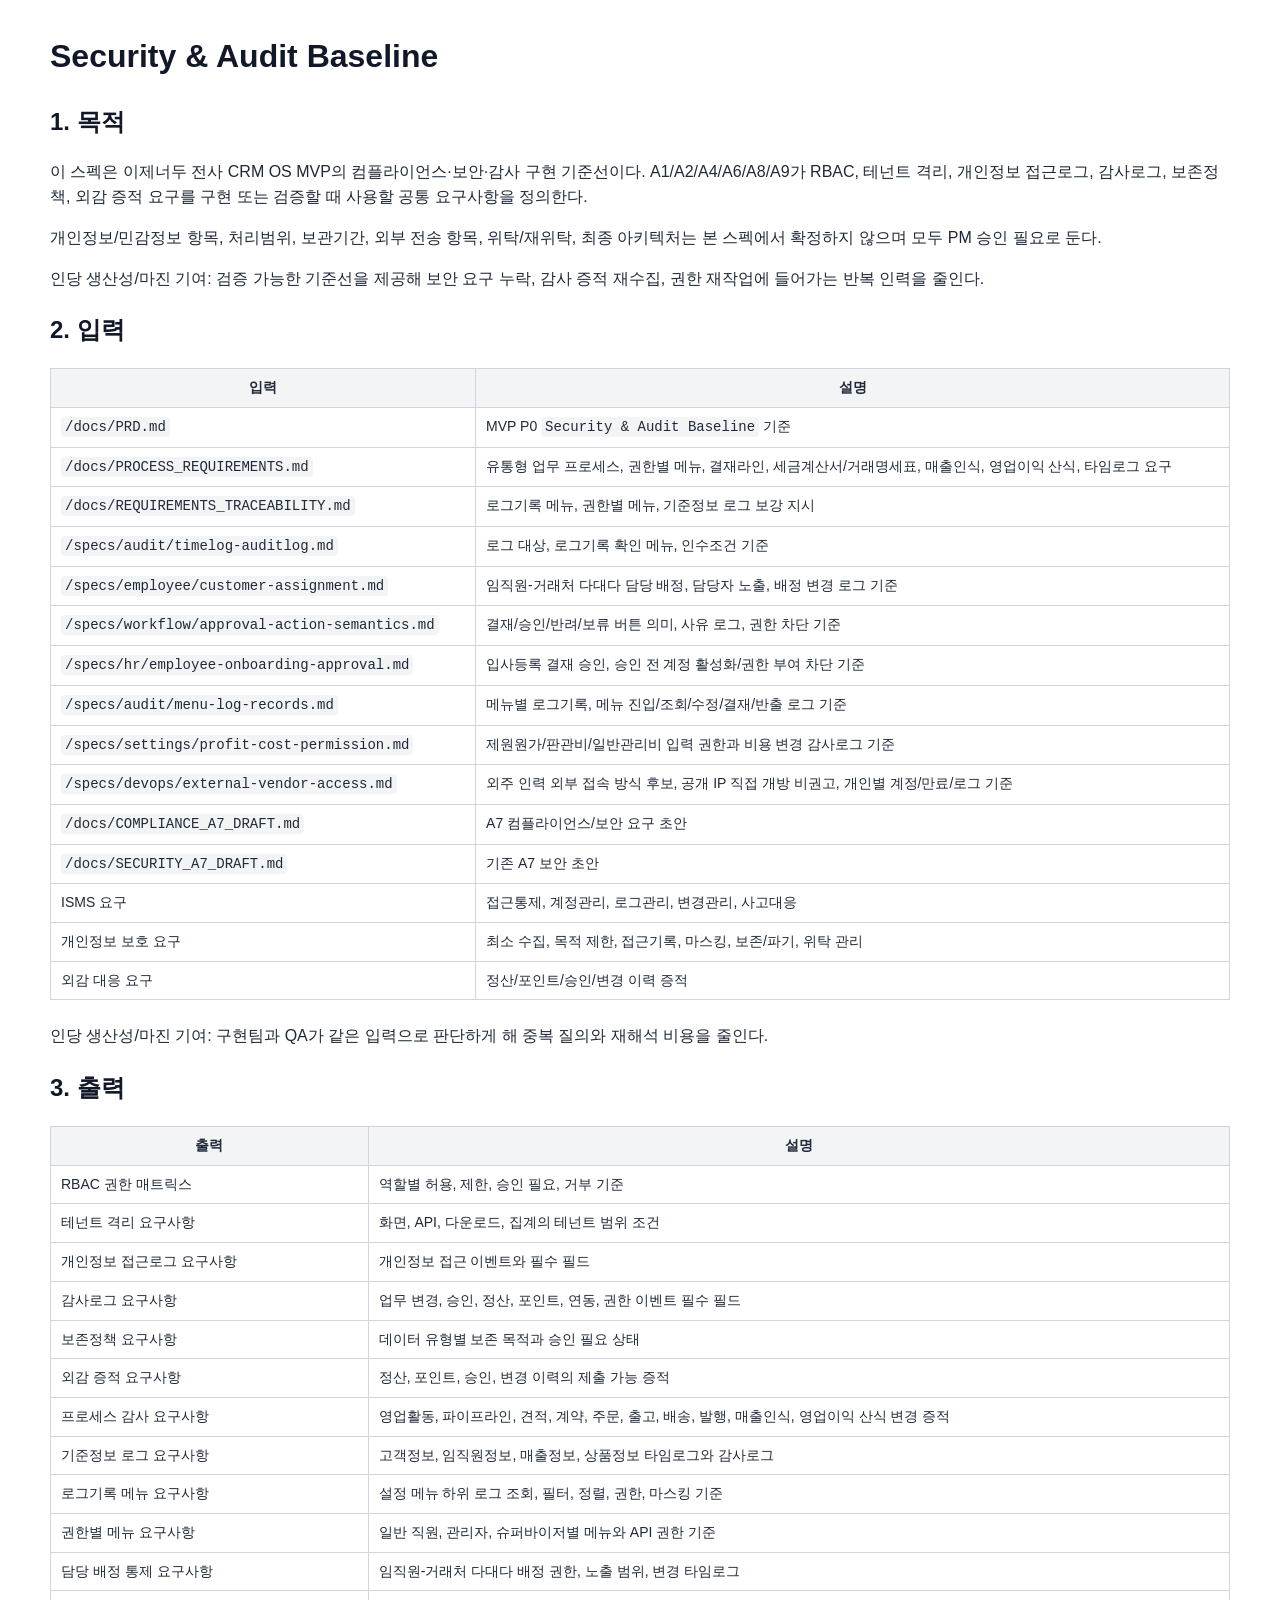
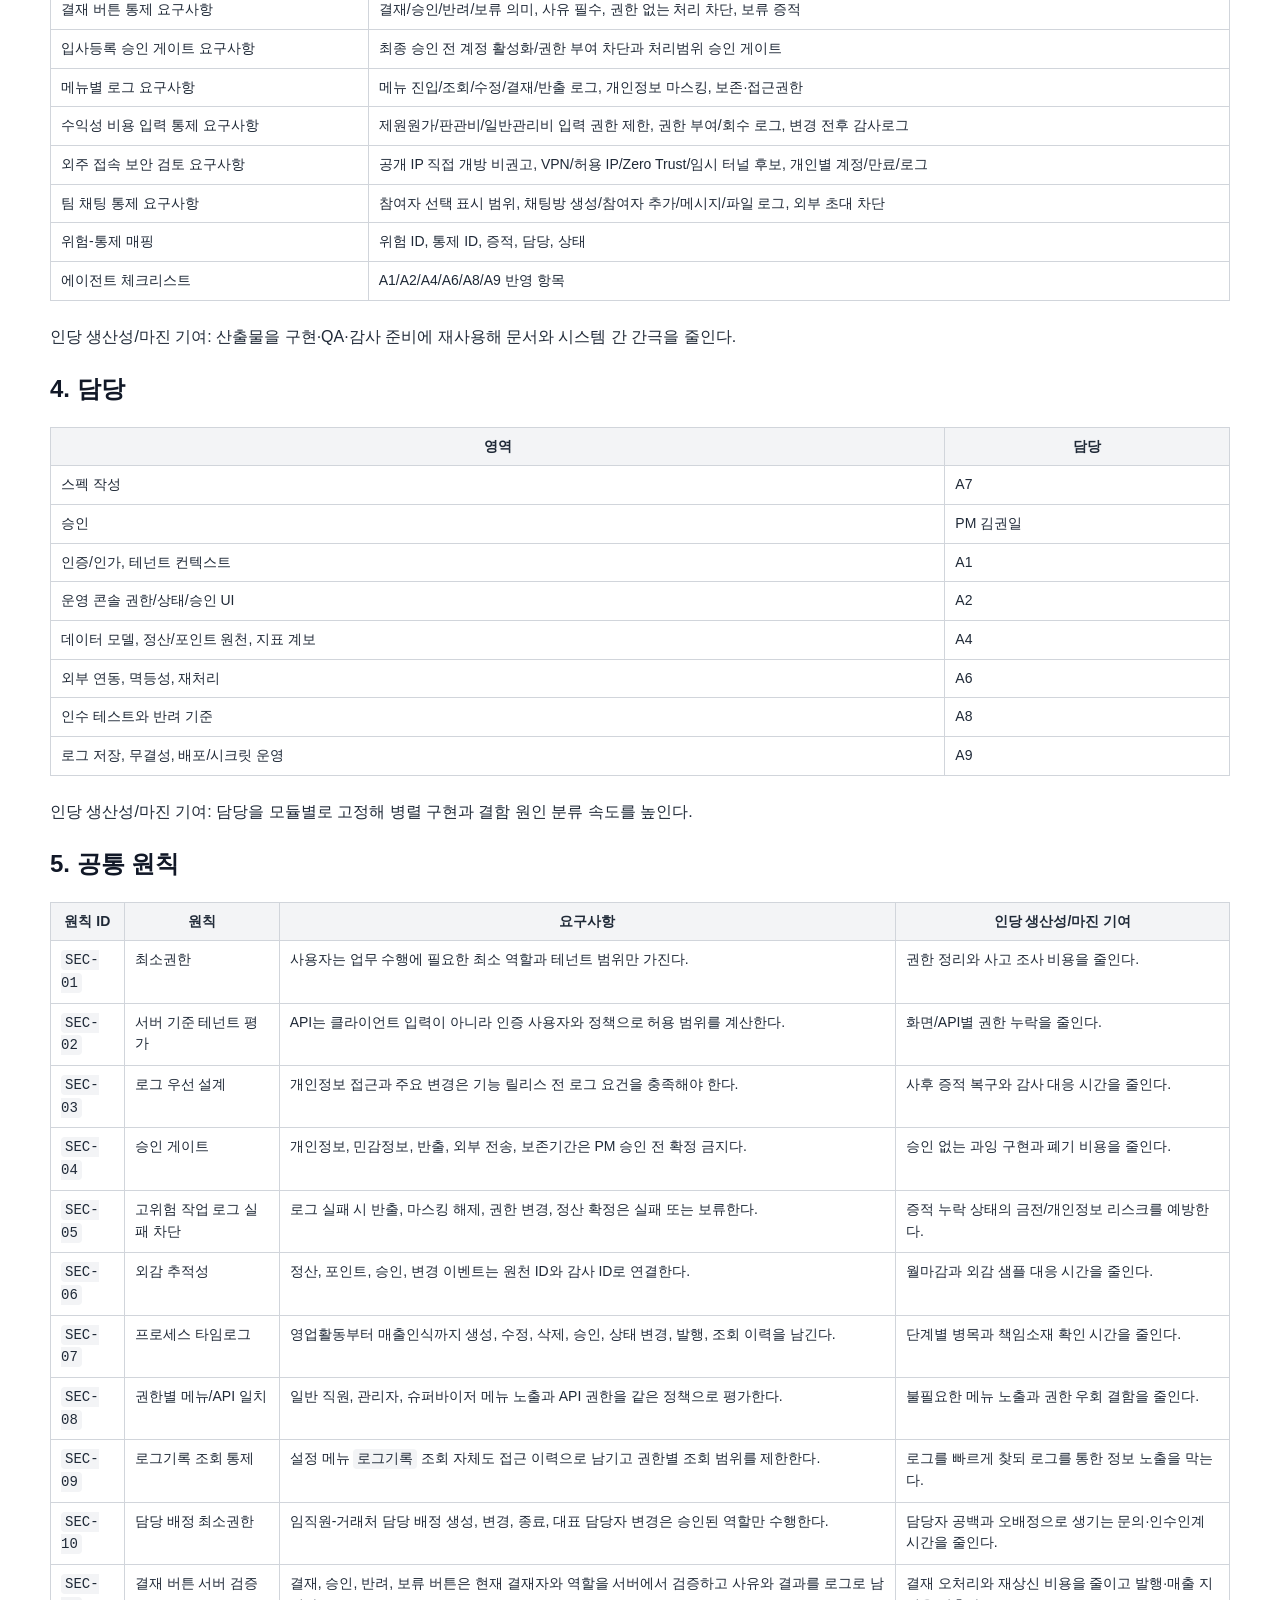
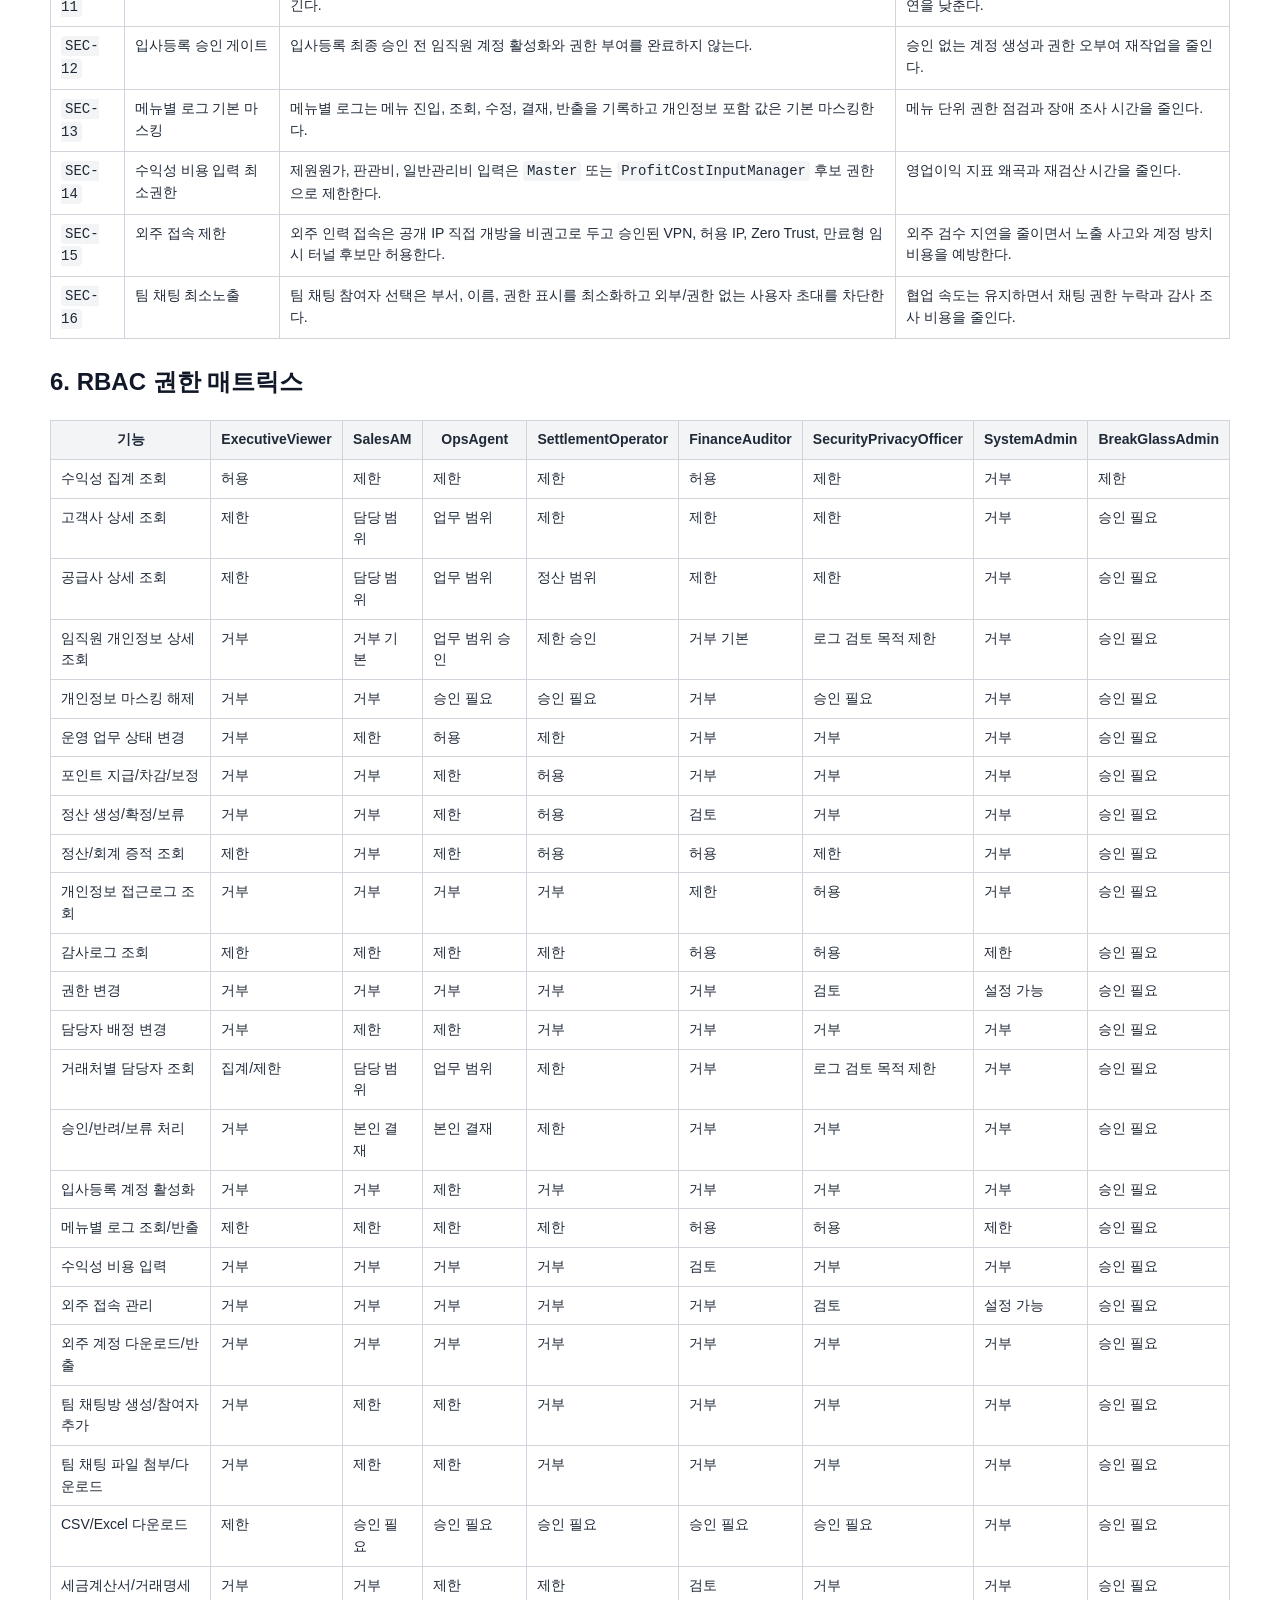
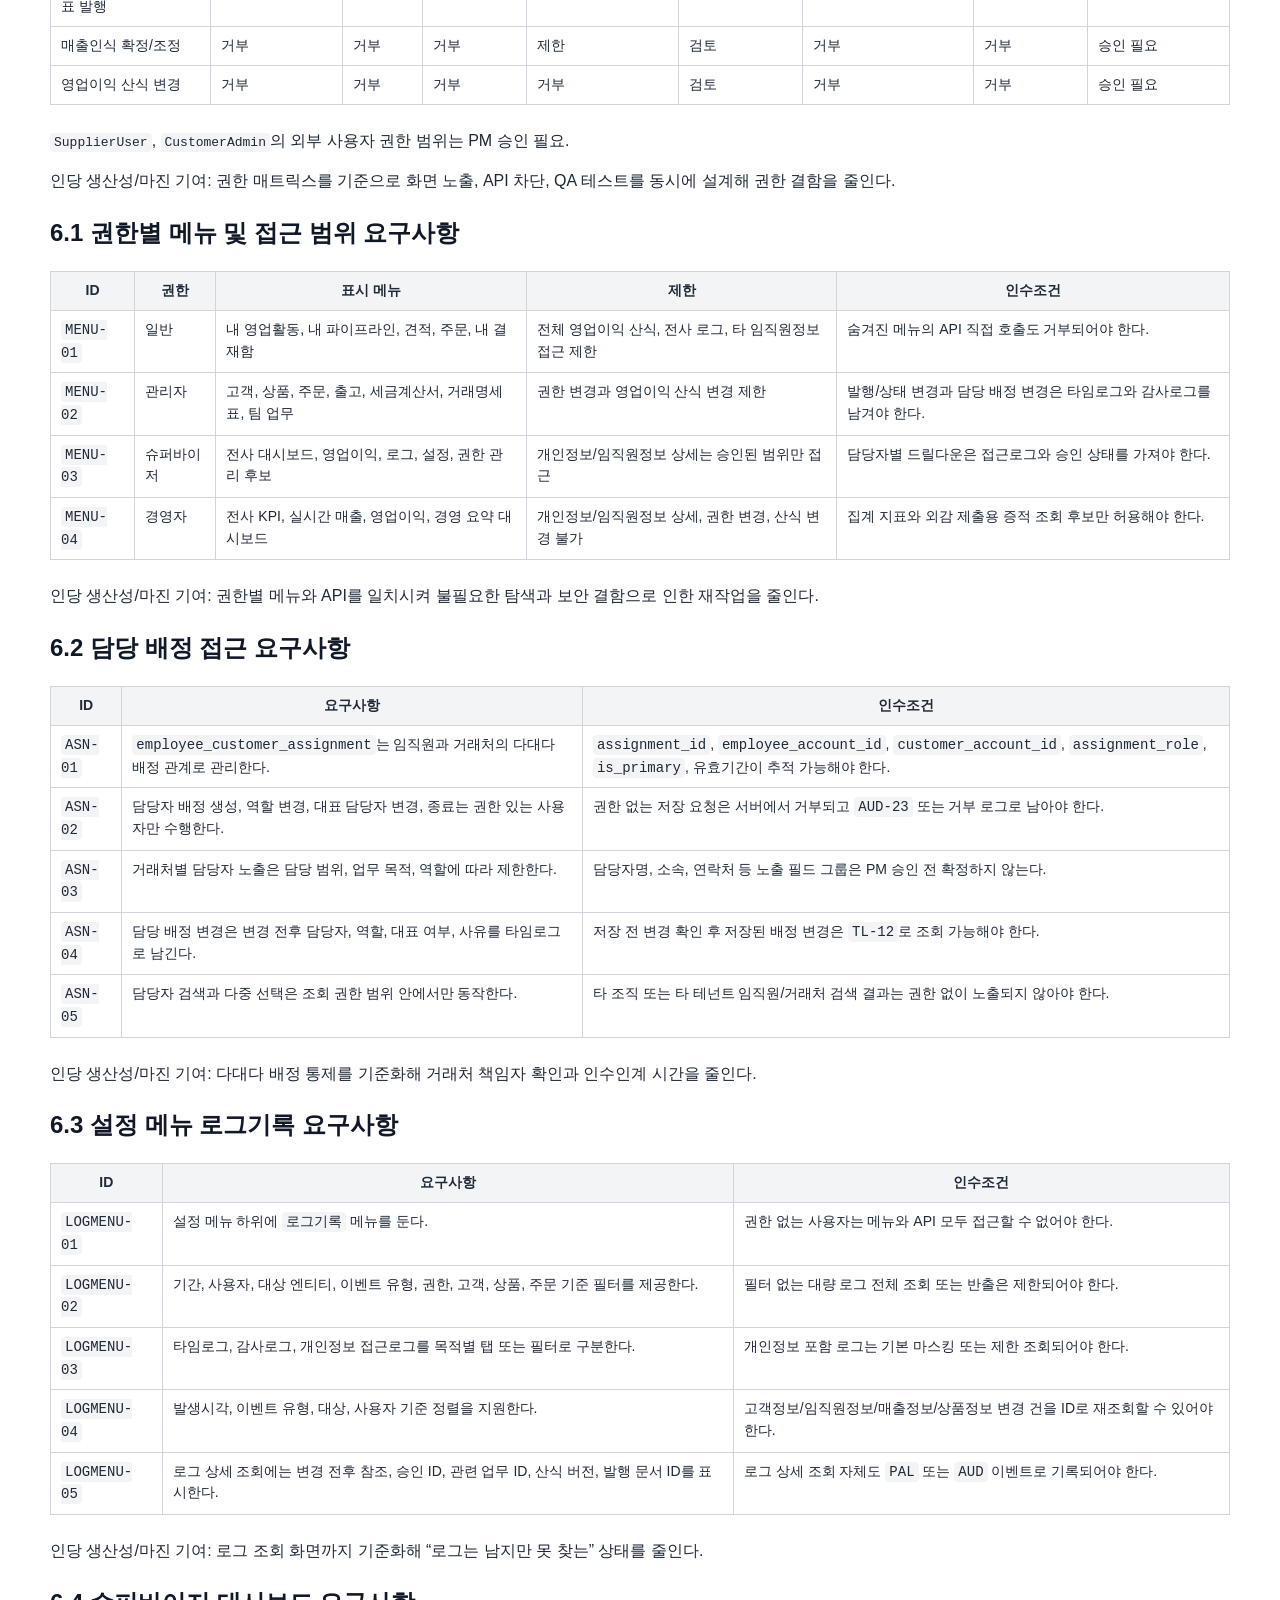
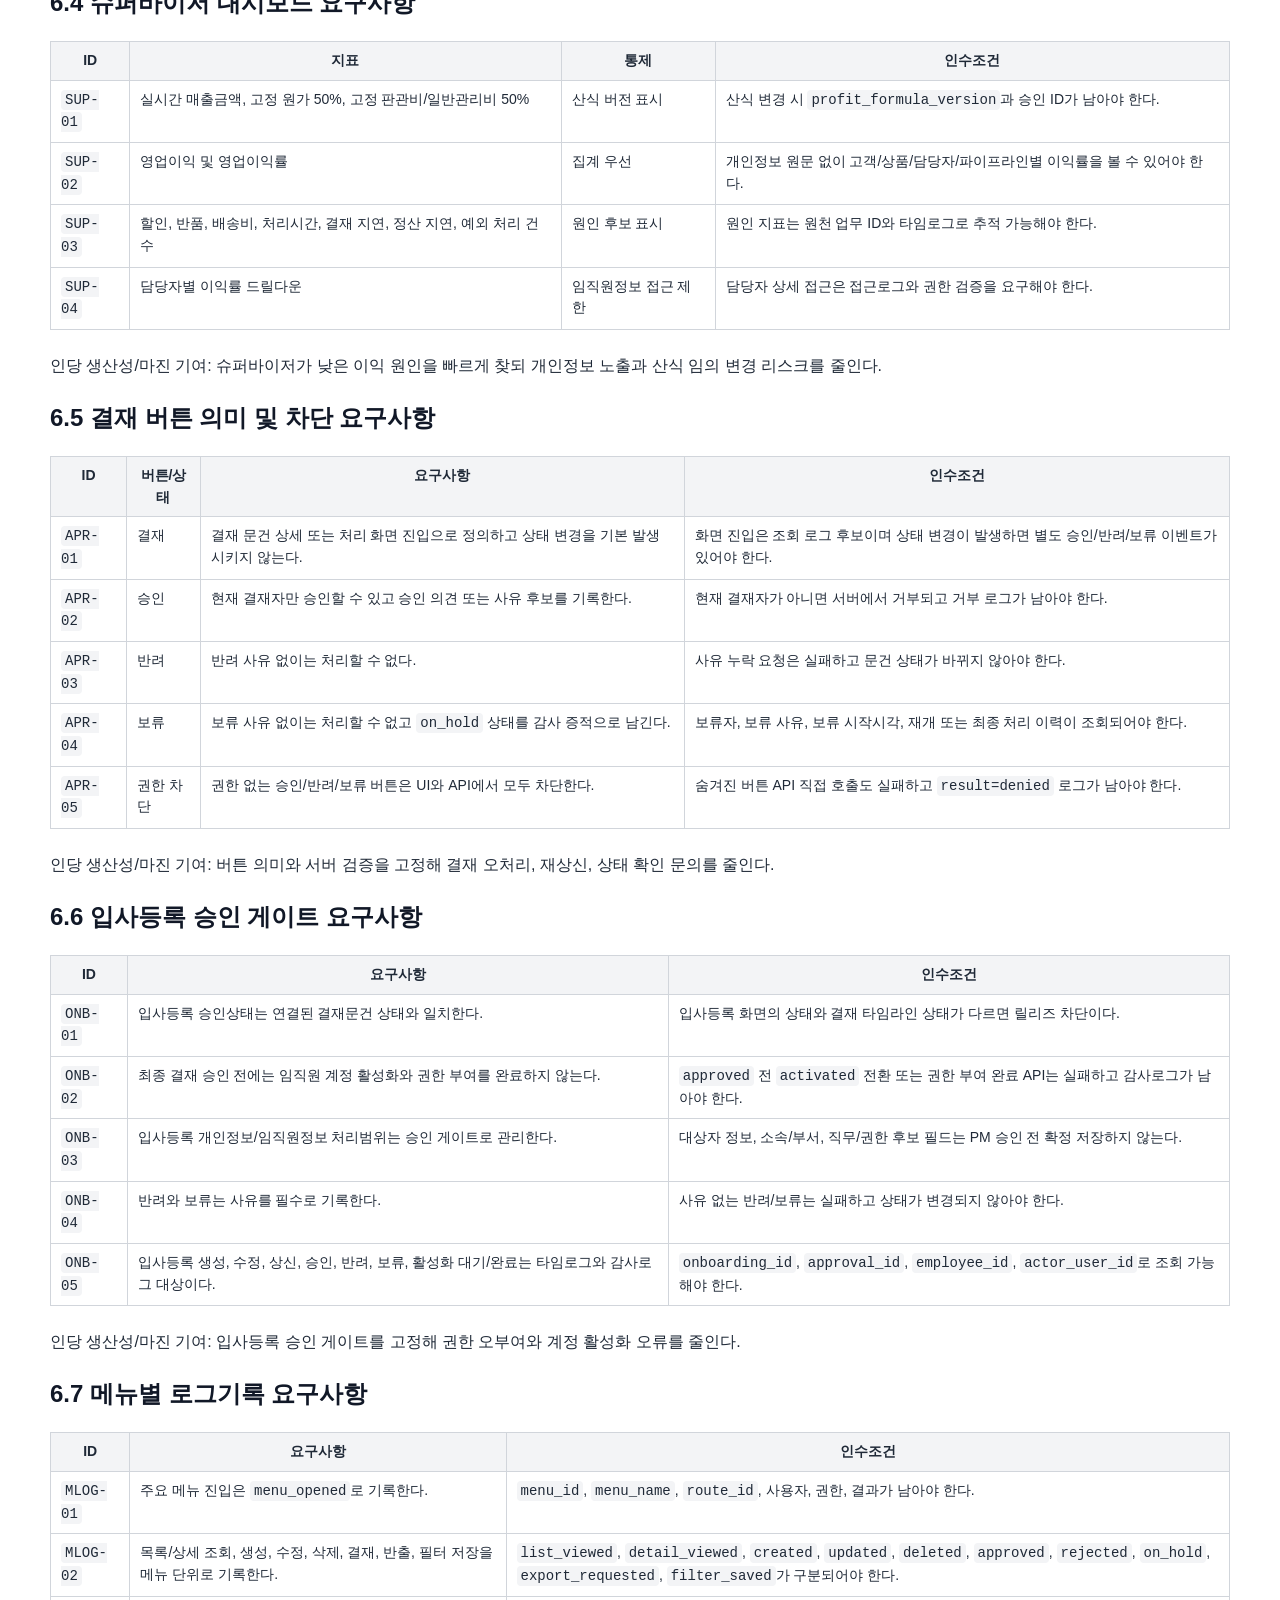
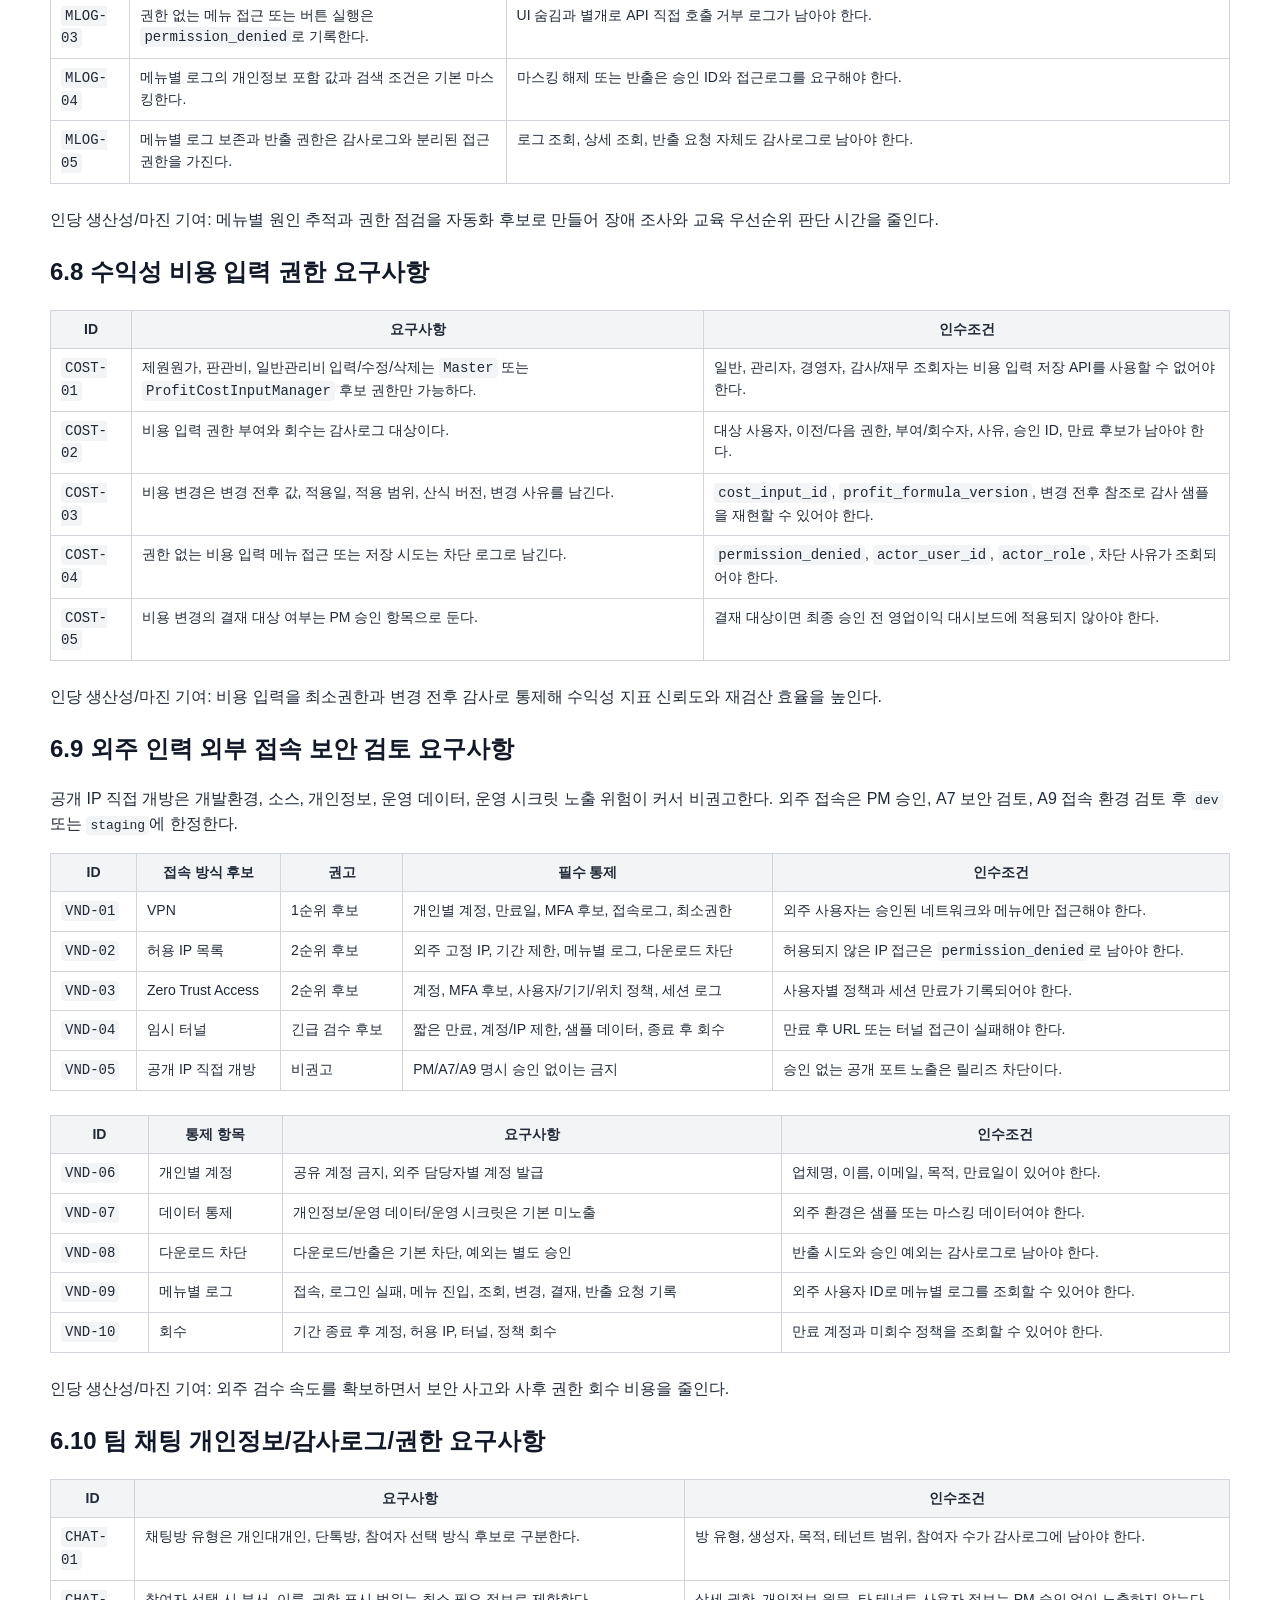
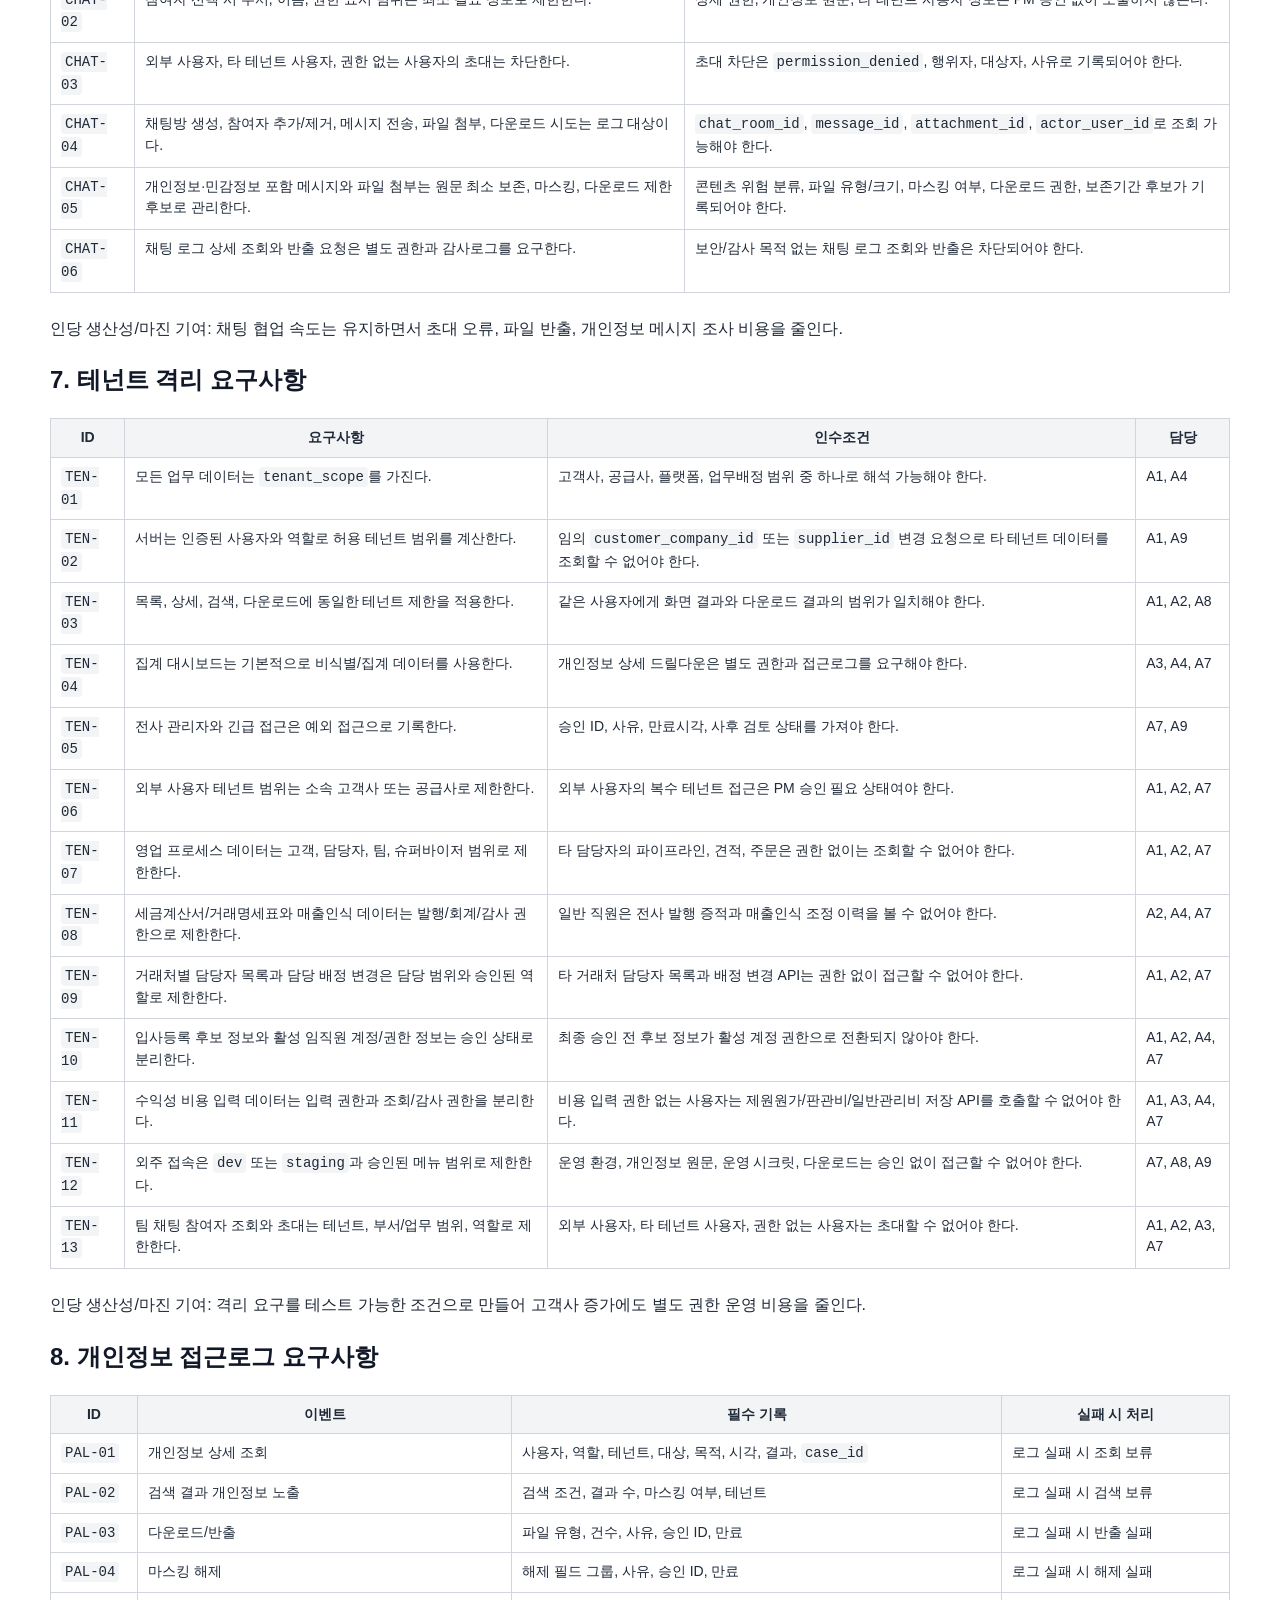
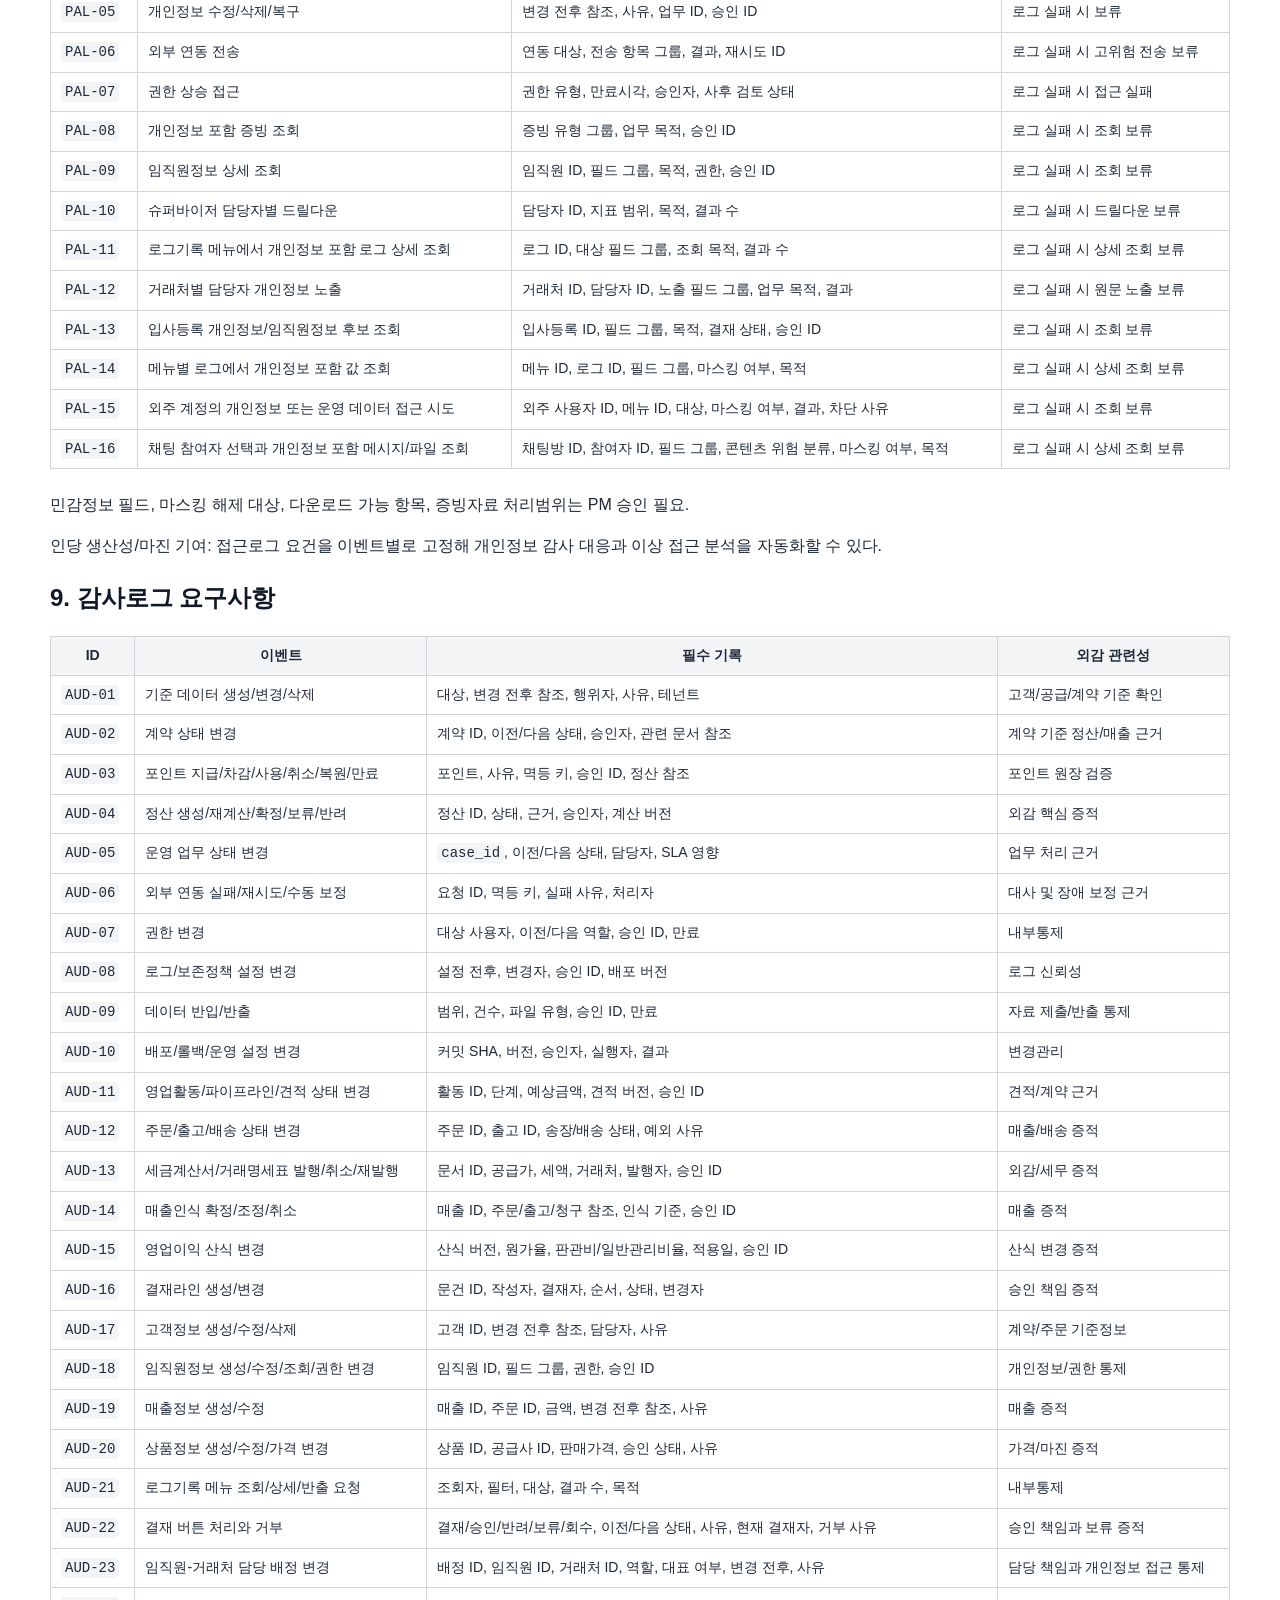
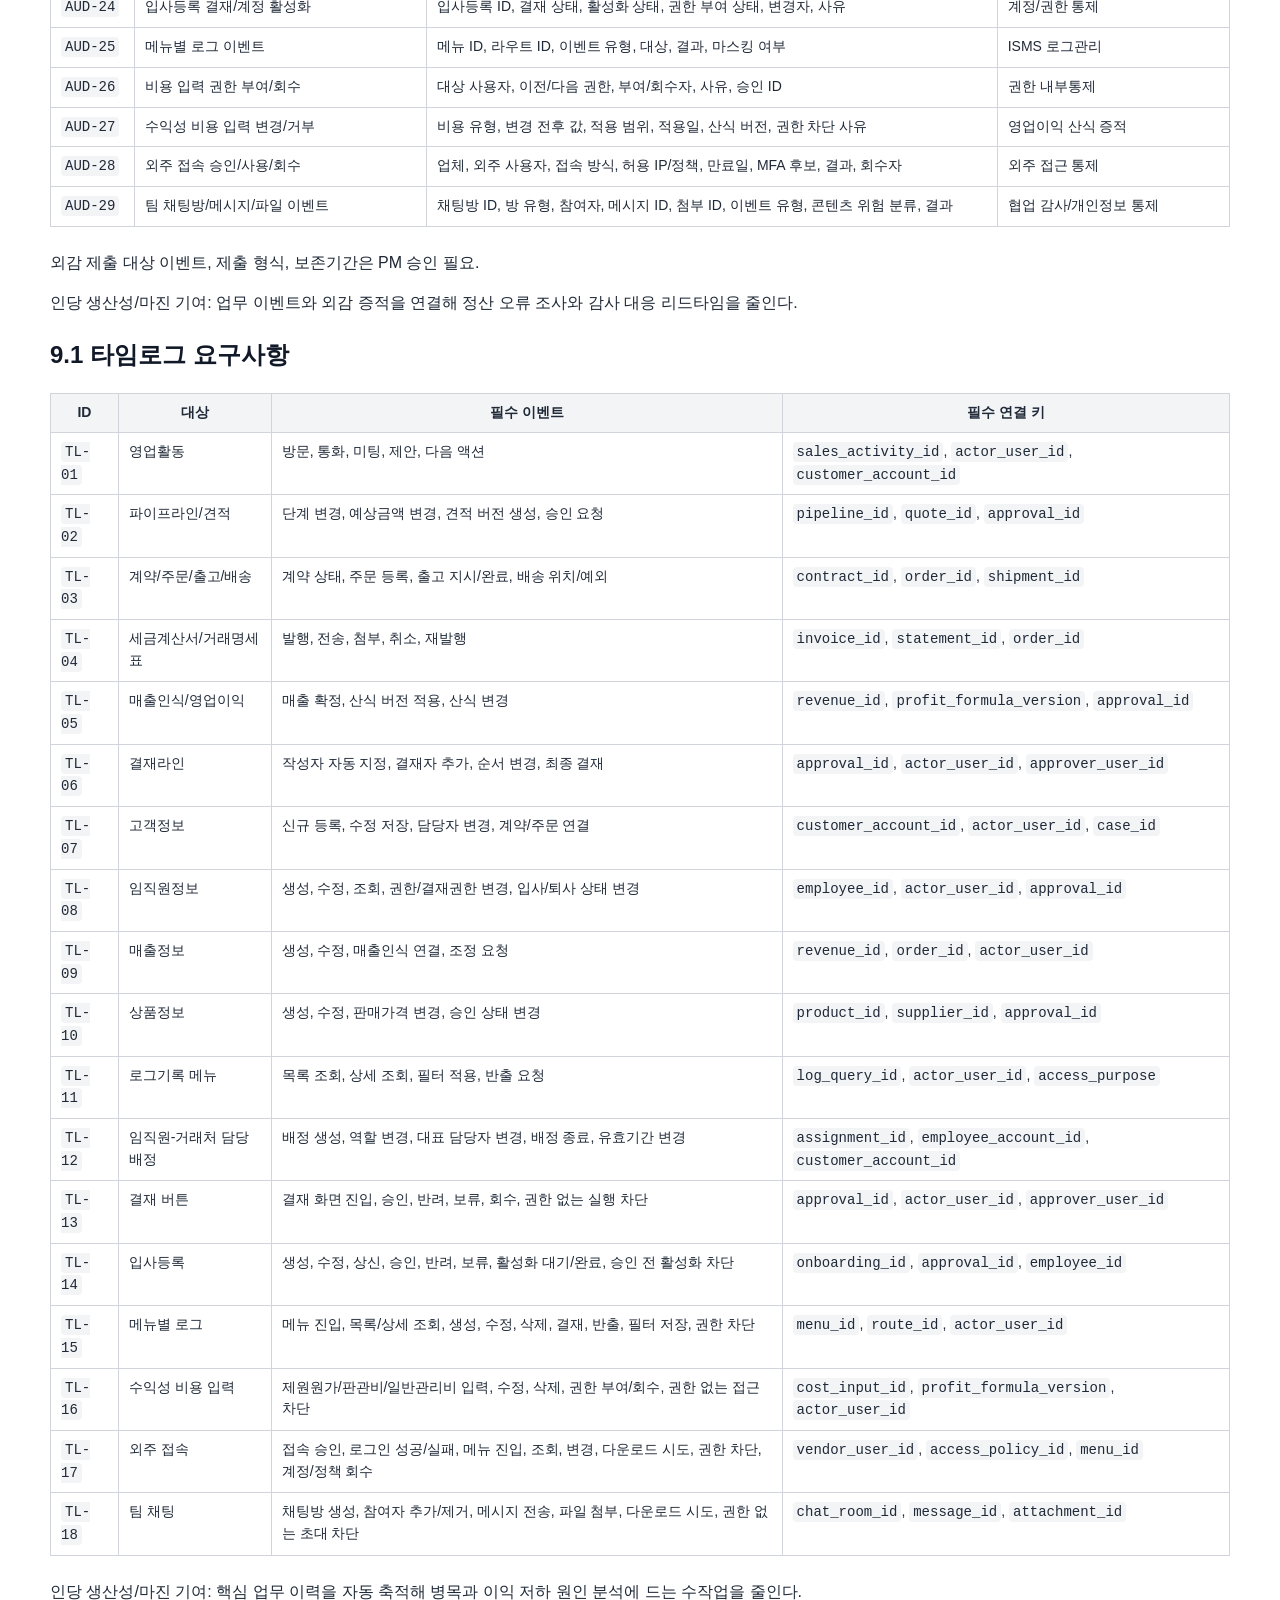
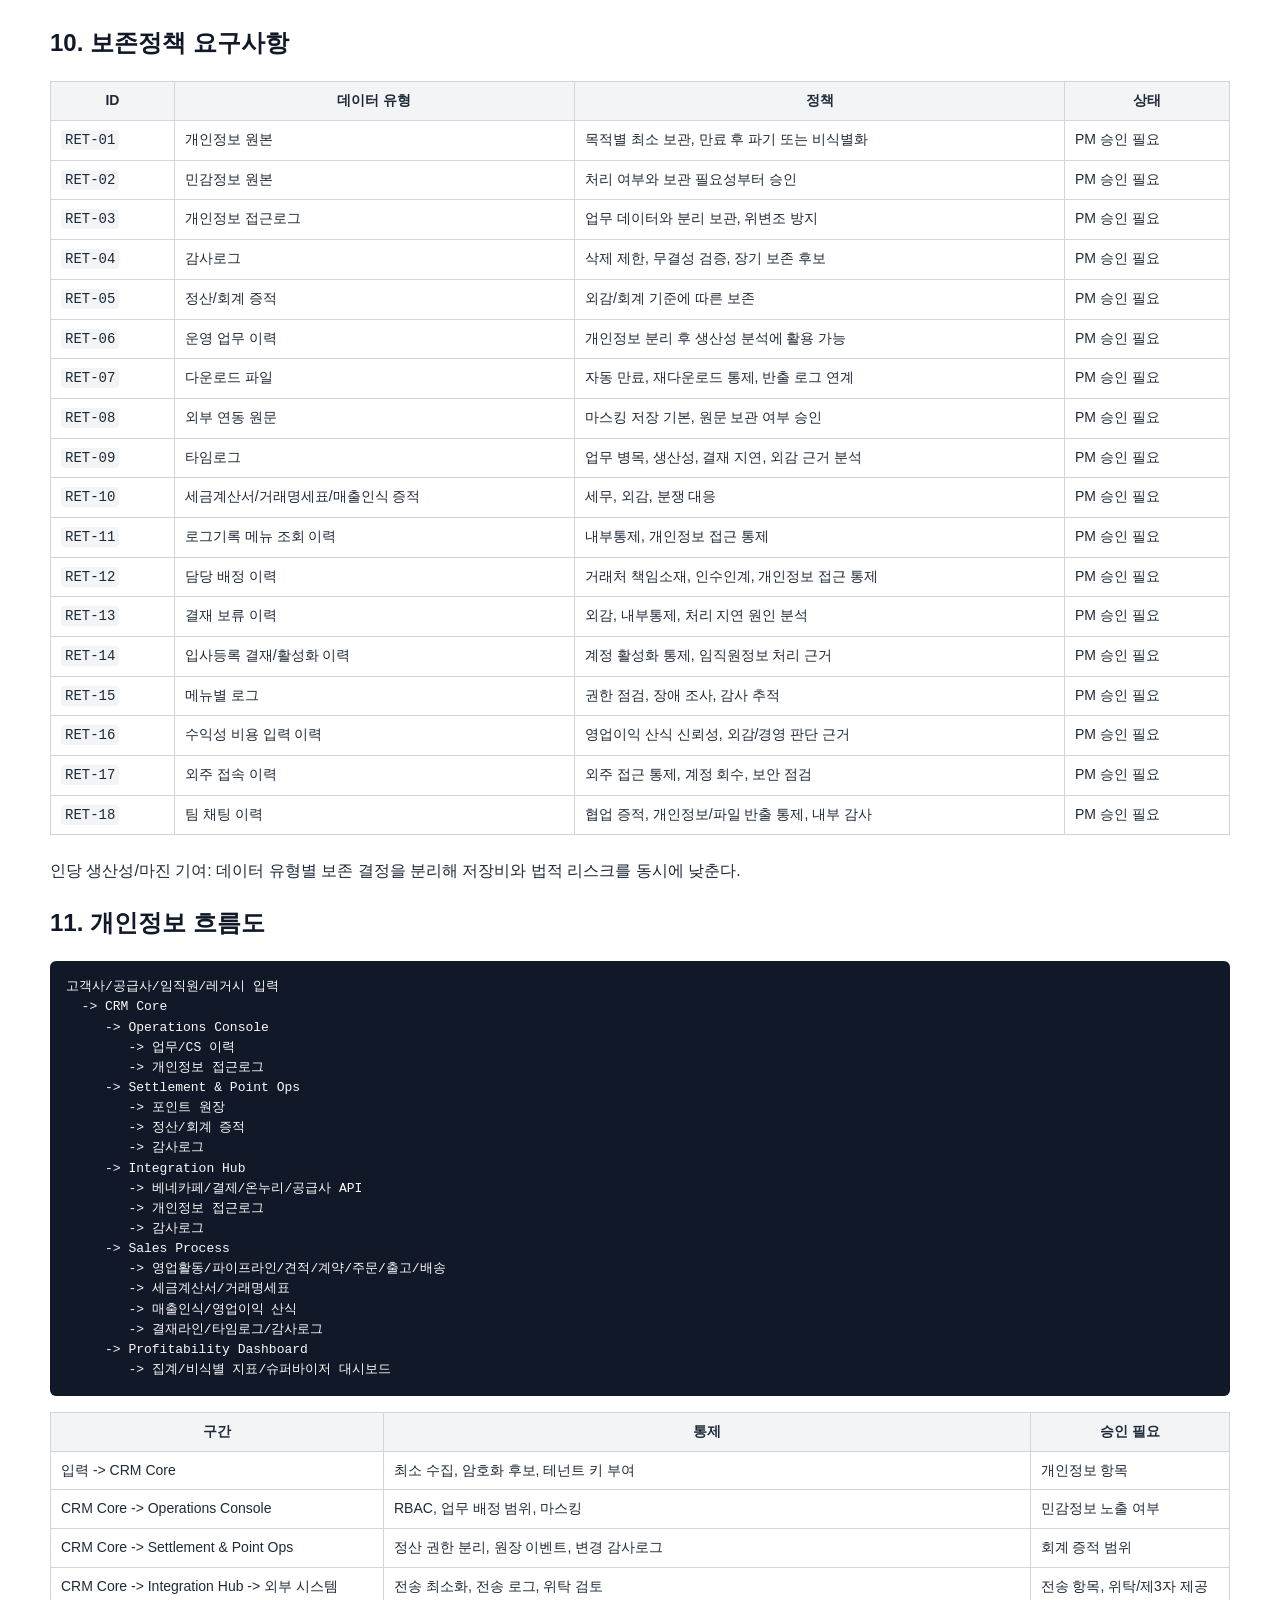
<file: specs/compliance/security-audit-baseline.md.preview.html>
<!doctype html>
<html lang="ko">
<head>
<meta charset="utf-8">
<title>security-audit-baseline</title>
<style>
body { font-family: -apple-system, BlinkMacSystemFont, 'Segoe UI', sans-serif; line-height: 1.55; max-width: 1180px; margin: 32px auto; padding: 0 24px; color: #1f2937; }
h1, h2, h3 { color: #111827; }
table { border-collapse: collapse; width: 100%; margin: 16px 0 24px; font-size: 14px; }
th, td { border: 1px solid #d1d5db; padding: 8px 10px; vertical-align: top; }
th { background: #f3f4f6; font-weight: 700; }
code { background: #f3f4f6; padding: 2px 4px; border-radius: 4px; }
pre { background: #111827; color: #f9fafb; padding: 16px; border-radius: 6px; overflow-x: auto; }
pre code { background: transparent; padding: 0; color: inherit; }
</style>
</head>
<body>
<h1>Security &amp; Audit Baseline</h1>
<h2>1. 목적</h2>
<p>이 스펙은 이제너두 전사 CRM OS MVP의 컴플라이언스·보안·감사 구현 기준선이다. A1/A2/A4/A6/A8/A9가 RBAC, 테넌트 격리, 개인정보 접근로그, 감사로그, 보존정책, 외감 증적 요구를 구현 또는 검증할 때 사용할 공통 요구사항을 정의한다.</p>
<p>개인정보/민감정보 항목, 처리범위, 보관기간, 외부 전송 항목, 위탁/재위탁, 최종 아키텍처는 본 스펙에서 확정하지 않으며 모두 PM 승인 필요로 둔다.</p>
<p>인당 생산성/마진 기여: 검증 가능한 기준선을 제공해 보안 요구 누락, 감사 증적 재수집, 권한 재작업에 들어가는 반복 인력을 줄인다.</p>
<h2>2. 입력</h2>
<table>
<thead>
<tr>
<th>입력</th>
<th>설명</th>
</tr>
</thead>
<tbody>
<tr>
<td><code>/docs/PRD.md</code></td>
<td>MVP P0 <code>Security &amp; Audit Baseline</code> 기준</td>
</tr>
<tr>
<td><code>/docs/PROCESS_REQUIREMENTS.md</code></td>
<td>유통형 업무 프로세스, 권한별 메뉴, 결재라인, 세금계산서/거래명세표, 매출인식, 영업이익 산식, 타임로그 요구</td>
</tr>
<tr>
<td><code>/docs/REQUIREMENTS_TRACEABILITY.md</code></td>
<td>로그기록 메뉴, 권한별 메뉴, 기준정보 로그 보강 지시</td>
</tr>
<tr>
<td><code>/specs/audit/timelog-auditlog.md</code></td>
<td>로그 대상, 로그기록 확인 메뉴, 인수조건 기준</td>
</tr>
<tr>
<td><code>/specs/employee/customer-assignment.md</code></td>
<td>임직원-거래처 다대다 담당 배정, 담당자 노출, 배정 변경 로그 기준</td>
</tr>
<tr>
<td><code>/specs/workflow/approval-action-semantics.md</code></td>
<td>결재/승인/반려/보류 버튼 의미, 사유 로그, 권한 차단 기준</td>
</tr>
<tr>
<td><code>/specs/hr/employee-onboarding-approval.md</code></td>
<td>입사등록 결재 승인, 승인 전 계정 활성화/권한 부여 차단 기준</td>
</tr>
<tr>
<td><code>/specs/audit/menu-log-records.md</code></td>
<td>메뉴별 로그기록, 메뉴 진입/조회/수정/결재/반출 로그 기준</td>
</tr>
<tr>
<td><code>/specs/settings/profit-cost-permission.md</code></td>
<td>제원원가/판관비/일반관리비 입력 권한과 비용 변경 감사로그 기준</td>
</tr>
<tr>
<td><code>/specs/devops/external-vendor-access.md</code></td>
<td>외주 인력 외부 접속 방식 후보, 공개 IP 직접 개방 비권고, 개인별 계정/만료/로그 기준</td>
</tr>
<tr>
<td><code>/docs/COMPLIANCE_A7_DRAFT.md</code></td>
<td>A7 컴플라이언스/보안 요구 초안</td>
</tr>
<tr>
<td><code>/docs/SECURITY_A7_DRAFT.md</code></td>
<td>기존 A7 보안 초안</td>
</tr>
<tr>
<td>ISMS 요구</td>
<td>접근통제, 계정관리, 로그관리, 변경관리, 사고대응</td>
</tr>
<tr>
<td>개인정보 보호 요구</td>
<td>최소 수집, 목적 제한, 접근기록, 마스킹, 보존/파기, 위탁 관리</td>
</tr>
<tr>
<td>외감 대응 요구</td>
<td>정산/포인트/승인/변경 이력 증적</td>
</tr>
</tbody>
</table>
<p>인당 생산성/마진 기여: 구현팀과 QA가 같은 입력으로 판단하게 해 중복 질의와 재해석 비용을 줄인다.</p>
<h2>3. 출력</h2>
<table>
<thead>
<tr>
<th>출력</th>
<th>설명</th>
</tr>
</thead>
<tbody>
<tr>
<td>RBAC 권한 매트릭스</td>
<td>역할별 허용, 제한, 승인 필요, 거부 기준</td>
</tr>
<tr>
<td>테넌트 격리 요구사항</td>
<td>화면, API, 다운로드, 집계의 테넌트 범위 조건</td>
</tr>
<tr>
<td>개인정보 접근로그 요구사항</td>
<td>개인정보 접근 이벤트와 필수 필드</td>
</tr>
<tr>
<td>감사로그 요구사항</td>
<td>업무 변경, 승인, 정산, 포인트, 연동, 권한 이벤트 필수 필드</td>
</tr>
<tr>
<td>보존정책 요구사항</td>
<td>데이터 유형별 보존 목적과 승인 필요 상태</td>
</tr>
<tr>
<td>외감 증적 요구사항</td>
<td>정산, 포인트, 승인, 변경 이력의 제출 가능 증적</td>
</tr>
<tr>
<td>프로세스 감사 요구사항</td>
<td>영업활동, 파이프라인, 견적, 계약, 주문, 출고, 배송, 발행, 매출인식, 영업이익 산식 변경 증적</td>
</tr>
<tr>
<td>기준정보 로그 요구사항</td>
<td>고객정보, 임직원정보, 매출정보, 상품정보 타임로그와 감사로그</td>
</tr>
<tr>
<td>로그기록 메뉴 요구사항</td>
<td>설정 메뉴 하위 로그 조회, 필터, 정렬, 권한, 마스킹 기준</td>
</tr>
<tr>
<td>권한별 메뉴 요구사항</td>
<td>일반 직원, 관리자, 슈퍼바이저별 메뉴와 API 권한 기준</td>
</tr>
<tr>
<td>담당 배정 통제 요구사항</td>
<td>임직원-거래처 다대다 배정 권한, 노출 범위, 변경 타임로그</td>
</tr>
<tr>
<td>결재 버튼 통제 요구사항</td>
<td>결재/승인/반려/보류 의미, 사유 필수, 권한 없는 처리 차단, 보류 증적</td>
</tr>
<tr>
<td>입사등록 승인 게이트 요구사항</td>
<td>최종 승인 전 계정 활성화/권한 부여 차단과 처리범위 승인 게이트</td>
</tr>
<tr>
<td>메뉴별 로그 요구사항</td>
<td>메뉴 진입/조회/수정/결재/반출 로그, 개인정보 마스킹, 보존·접근권한</td>
</tr>
<tr>
<td>수익성 비용 입력 통제 요구사항</td>
<td>제원원가/판관비/일반관리비 입력 권한 제한, 권한 부여/회수 로그, 변경 전후 감사로그</td>
</tr>
<tr>
<td>외주 접속 보안 검토 요구사항</td>
<td>공개 IP 직접 개방 비권고, VPN/허용 IP/Zero Trust/임시 터널 후보, 개인별 계정/만료/로그</td>
</tr>
<tr>
<td>팀 채팅 통제 요구사항</td>
<td>참여자 선택 표시 범위, 채팅방 생성/참여자 추가/메시지/파일 로그, 외부 초대 차단</td>
</tr>
<tr>
<td>위험-통제 매핑</td>
<td>위험 ID, 통제 ID, 증적, 담당, 상태</td>
</tr>
<tr>
<td>에이전트 체크리스트</td>
<td>A1/A2/A4/A6/A8/A9 반영 항목</td>
</tr>
</tbody>
</table>
<p>인당 생산성/마진 기여: 산출물을 구현·QA·감사 준비에 재사용해 문서와 시스템 간 간극을 줄인다.</p>
<h2>4. 담당</h2>
<table>
<thead>
<tr>
<th>영역</th>
<th>담당</th>
</tr>
</thead>
<tbody>
<tr>
<td>스펙 작성</td>
<td>A7</td>
</tr>
<tr>
<td>승인</td>
<td>PM 김권일</td>
</tr>
<tr>
<td>인증/인가, 테넌트 컨텍스트</td>
<td>A1</td>
</tr>
<tr>
<td>운영 콘솔 권한/상태/승인 UI</td>
<td>A2</td>
</tr>
<tr>
<td>데이터 모델, 정산/포인트 원천, 지표 계보</td>
<td>A4</td>
</tr>
<tr>
<td>외부 연동, 멱등성, 재처리</td>
<td>A6</td>
</tr>
<tr>
<td>인수 테스트와 반려 기준</td>
<td>A8</td>
</tr>
<tr>
<td>로그 저장, 무결성, 배포/시크릿 운영</td>
<td>A9</td>
</tr>
</tbody>
</table>
<p>인당 생산성/마진 기여: 담당을 모듈별로 고정해 병렬 구현과 결함 원인 분류 속도를 높인다.</p>
<h2>5. 공통 원칙</h2>
<table>
<thead>
<tr>
<th>원칙 ID</th>
<th>원칙</th>
<th>요구사항</th>
<th>인당 생산성/마진 기여</th>
</tr>
</thead>
<tbody>
<tr>
<td><code>SEC-01</code></td>
<td>최소권한</td>
<td>사용자는 업무 수행에 필요한 최소 역할과 테넌트 범위만 가진다.</td>
<td>권한 정리와 사고 조사 비용을 줄인다.</td>
</tr>
<tr>
<td><code>SEC-02</code></td>
<td>서버 기준 테넌트 평가</td>
<td>API는 클라이언트 입력이 아니라 인증 사용자와 정책으로 허용 범위를 계산한다.</td>
<td>화면/API별 권한 누락을 줄인다.</td>
</tr>
<tr>
<td><code>SEC-03</code></td>
<td>로그 우선 설계</td>
<td>개인정보 접근과 주요 변경은 기능 릴리스 전 로그 요건을 충족해야 한다.</td>
<td>사후 증적 복구와 감사 대응 시간을 줄인다.</td>
</tr>
<tr>
<td><code>SEC-04</code></td>
<td>승인 게이트</td>
<td>개인정보, 민감정보, 반출, 외부 전송, 보존기간은 PM 승인 전 확정 금지다.</td>
<td>승인 없는 과잉 구현과 폐기 비용을 줄인다.</td>
</tr>
<tr>
<td><code>SEC-05</code></td>
<td>고위험 작업 로그 실패 차단</td>
<td>로그 실패 시 반출, 마스킹 해제, 권한 변경, 정산 확정은 실패 또는 보류한다.</td>
<td>증적 누락 상태의 금전/개인정보 리스크를 예방한다.</td>
</tr>
<tr>
<td><code>SEC-06</code></td>
<td>외감 추적성</td>
<td>정산, 포인트, 승인, 변경 이벤트는 원천 ID와 감사 ID로 연결한다.</td>
<td>월마감과 외감 샘플 대응 시간을 줄인다.</td>
</tr>
<tr>
<td><code>SEC-07</code></td>
<td>프로세스 타임로그</td>
<td>영업활동부터 매출인식까지 생성, 수정, 삭제, 승인, 상태 변경, 발행, 조회 이력을 남긴다.</td>
<td>단계별 병목과 책임소재 확인 시간을 줄인다.</td>
</tr>
<tr>
<td><code>SEC-08</code></td>
<td>권한별 메뉴/API 일치</td>
<td>일반 직원, 관리자, 슈퍼바이저 메뉴 노출과 API 권한을 같은 정책으로 평가한다.</td>
<td>불필요한 메뉴 노출과 권한 우회 결함을 줄인다.</td>
</tr>
<tr>
<td><code>SEC-09</code></td>
<td>로그기록 조회 통제</td>
<td>설정 메뉴 <code>로그기록</code> 조회 자체도 접근 이력으로 남기고 권한별 조회 범위를 제한한다.</td>
<td>로그를 빠르게 찾되 로그를 통한 정보 노출을 막는다.</td>
</tr>
<tr>
<td><code>SEC-10</code></td>
<td>담당 배정 최소권한</td>
<td>임직원-거래처 담당 배정 생성, 변경, 종료, 대표 담당자 변경은 승인된 역할만 수행한다.</td>
<td>담당자 공백과 오배정으로 생기는 문의·인수인계 시간을 줄인다.</td>
</tr>
<tr>
<td><code>SEC-11</code></td>
<td>결재 버튼 서버 검증</td>
<td>결재, 승인, 반려, 보류 버튼은 현재 결재자와 역할을 서버에서 검증하고 사유와 결과를 로그로 남긴다.</td>
<td>결재 오처리와 재상신 비용을 줄이고 발행·매출 지연을 낮춘다.</td>
</tr>
<tr>
<td><code>SEC-12</code></td>
<td>입사등록 승인 게이트</td>
<td>입사등록 최종 승인 전 임직원 계정 활성화와 권한 부여를 완료하지 않는다.</td>
<td>승인 없는 계정 생성과 권한 오부여 재작업을 줄인다.</td>
</tr>
<tr>
<td><code>SEC-13</code></td>
<td>메뉴별 로그 기본 마스킹</td>
<td>메뉴별 로그는 메뉴 진입, 조회, 수정, 결재, 반출을 기록하고 개인정보 포함 값은 기본 마스킹한다.</td>
<td>메뉴 단위 권한 점검과 장애 조사 시간을 줄인다.</td>
</tr>
<tr>
<td><code>SEC-14</code></td>
<td>수익성 비용 입력 최소권한</td>
<td>제원원가, 판관비, 일반관리비 입력은 <code>Master</code> 또는 <code>ProfitCostInputManager</code> 후보 권한으로 제한한다.</td>
<td>영업이익 지표 왜곡과 재검산 시간을 줄인다.</td>
</tr>
<tr>
<td><code>SEC-15</code></td>
<td>외주 접속 제한</td>
<td>외주 인력 접속은 공개 IP 직접 개방을 비권고로 두고 승인된 VPN, 허용 IP, Zero Trust, 만료형 임시 터널 후보만 허용한다.</td>
<td>외주 검수 지연을 줄이면서 노출 사고와 계정 방치 비용을 예방한다.</td>
</tr>
<tr>
<td><code>SEC-16</code></td>
<td>팀 채팅 최소노출</td>
<td>팀 채팅 참여자 선택은 부서, 이름, 권한 표시를 최소화하고 외부/권한 없는 사용자 초대를 차단한다.</td>
<td>협업 속도는 유지하면서 채팅 권한 누락과 감사 조사 비용을 줄인다.</td>
</tr>
</tbody>
</table>
<h2>6. RBAC 권한 매트릭스</h2>
<table>
<thead>
<tr>
<th>기능</th>
<th>ExecutiveViewer</th>
<th>SalesAM</th>
<th>OpsAgent</th>
<th>SettlementOperator</th>
<th>FinanceAuditor</th>
<th>SecurityPrivacyOfficer</th>
<th>SystemAdmin</th>
<th>BreakGlassAdmin</th>
</tr>
</thead>
<tbody>
<tr>
<td>수익성 집계 조회</td>
<td>허용</td>
<td>제한</td>
<td>제한</td>
<td>제한</td>
<td>허용</td>
<td>제한</td>
<td>거부</td>
<td>제한</td>
</tr>
<tr>
<td>고객사 상세 조회</td>
<td>제한</td>
<td>담당 범위</td>
<td>업무 범위</td>
<td>제한</td>
<td>제한</td>
<td>제한</td>
<td>거부</td>
<td>승인 필요</td>
</tr>
<tr>
<td>공급사 상세 조회</td>
<td>제한</td>
<td>담당 범위</td>
<td>업무 범위</td>
<td>정산 범위</td>
<td>제한</td>
<td>제한</td>
<td>거부</td>
<td>승인 필요</td>
</tr>
<tr>
<td>임직원 개인정보 상세 조회</td>
<td>거부</td>
<td>거부 기본</td>
<td>업무 범위 승인</td>
<td>제한 승인</td>
<td>거부 기본</td>
<td>로그 검토 목적 제한</td>
<td>거부</td>
<td>승인 필요</td>
</tr>
<tr>
<td>개인정보 마스킹 해제</td>
<td>거부</td>
<td>거부</td>
<td>승인 필요</td>
<td>승인 필요</td>
<td>거부</td>
<td>승인 필요</td>
<td>거부</td>
<td>승인 필요</td>
</tr>
<tr>
<td>운영 업무 상태 변경</td>
<td>거부</td>
<td>제한</td>
<td>허용</td>
<td>제한</td>
<td>거부</td>
<td>거부</td>
<td>거부</td>
<td>승인 필요</td>
</tr>
<tr>
<td>포인트 지급/차감/보정</td>
<td>거부</td>
<td>거부</td>
<td>제한</td>
<td>허용</td>
<td>거부</td>
<td>거부</td>
<td>거부</td>
<td>승인 필요</td>
</tr>
<tr>
<td>정산 생성/확정/보류</td>
<td>거부</td>
<td>거부</td>
<td>제한</td>
<td>허용</td>
<td>검토</td>
<td>거부</td>
<td>거부</td>
<td>승인 필요</td>
</tr>
<tr>
<td>정산/회계 증적 조회</td>
<td>제한</td>
<td>거부</td>
<td>제한</td>
<td>허용</td>
<td>허용</td>
<td>제한</td>
<td>거부</td>
<td>승인 필요</td>
</tr>
<tr>
<td>개인정보 접근로그 조회</td>
<td>거부</td>
<td>거부</td>
<td>거부</td>
<td>거부</td>
<td>제한</td>
<td>허용</td>
<td>거부</td>
<td>승인 필요</td>
</tr>
<tr>
<td>감사로그 조회</td>
<td>제한</td>
<td>제한</td>
<td>제한</td>
<td>제한</td>
<td>허용</td>
<td>허용</td>
<td>제한</td>
<td>승인 필요</td>
</tr>
<tr>
<td>권한 변경</td>
<td>거부</td>
<td>거부</td>
<td>거부</td>
<td>거부</td>
<td>거부</td>
<td>검토</td>
<td>설정 가능</td>
<td>승인 필요</td>
</tr>
<tr>
<td>담당자 배정 변경</td>
<td>거부</td>
<td>제한</td>
<td>제한</td>
<td>거부</td>
<td>거부</td>
<td>거부</td>
<td>거부</td>
<td>승인 필요</td>
</tr>
<tr>
<td>거래처별 담당자 조회</td>
<td>집계/제한</td>
<td>담당 범위</td>
<td>업무 범위</td>
<td>제한</td>
<td>거부</td>
<td>로그 검토 목적 제한</td>
<td>거부</td>
<td>승인 필요</td>
</tr>
<tr>
<td>승인/반려/보류 처리</td>
<td>거부</td>
<td>본인 결재</td>
<td>본인 결재</td>
<td>제한</td>
<td>거부</td>
<td>거부</td>
<td>거부</td>
<td>승인 필요</td>
</tr>
<tr>
<td>입사등록 계정 활성화</td>
<td>거부</td>
<td>거부</td>
<td>제한</td>
<td>거부</td>
<td>거부</td>
<td>거부</td>
<td>거부</td>
<td>승인 필요</td>
</tr>
<tr>
<td>메뉴별 로그 조회/반출</td>
<td>제한</td>
<td>제한</td>
<td>제한</td>
<td>제한</td>
<td>허용</td>
<td>허용</td>
<td>제한</td>
<td>승인 필요</td>
</tr>
<tr>
<td>수익성 비용 입력</td>
<td>거부</td>
<td>거부</td>
<td>거부</td>
<td>거부</td>
<td>검토</td>
<td>거부</td>
<td>거부</td>
<td>승인 필요</td>
</tr>
<tr>
<td>외주 접속 관리</td>
<td>거부</td>
<td>거부</td>
<td>거부</td>
<td>거부</td>
<td>거부</td>
<td>검토</td>
<td>설정 가능</td>
<td>승인 필요</td>
</tr>
<tr>
<td>외주 계정 다운로드/반출</td>
<td>거부</td>
<td>거부</td>
<td>거부</td>
<td>거부</td>
<td>거부</td>
<td>거부</td>
<td>거부</td>
<td>승인 필요</td>
</tr>
<tr>
<td>팀 채팅방 생성/참여자 추가</td>
<td>거부</td>
<td>제한</td>
<td>제한</td>
<td>거부</td>
<td>거부</td>
<td>거부</td>
<td>거부</td>
<td>승인 필요</td>
</tr>
<tr>
<td>팀 채팅 파일 첨부/다운로드</td>
<td>거부</td>
<td>제한</td>
<td>제한</td>
<td>거부</td>
<td>거부</td>
<td>거부</td>
<td>거부</td>
<td>승인 필요</td>
</tr>
<tr>
<td>CSV/Excel 다운로드</td>
<td>제한</td>
<td>승인 필요</td>
<td>승인 필요</td>
<td>승인 필요</td>
<td>승인 필요</td>
<td>승인 필요</td>
<td>거부</td>
<td>승인 필요</td>
</tr>
<tr>
<td>세금계산서/거래명세표 발행</td>
<td>거부</td>
<td>거부</td>
<td>제한</td>
<td>제한</td>
<td>검토</td>
<td>거부</td>
<td>거부</td>
<td>승인 필요</td>
</tr>
<tr>
<td>매출인식 확정/조정</td>
<td>거부</td>
<td>거부</td>
<td>거부</td>
<td>제한</td>
<td>검토</td>
<td>거부</td>
<td>거부</td>
<td>승인 필요</td>
</tr>
<tr>
<td>영업이익 산식 변경</td>
<td>거부</td>
<td>거부</td>
<td>거부</td>
<td>거부</td>
<td>검토</td>
<td>거부</td>
<td>거부</td>
<td>승인 필요</td>
</tr>
</tbody>
</table>
<p><code>SupplierUser</code>, <code>CustomerAdmin</code>의 외부 사용자 권한 범위는 PM 승인 필요.</p>
<p>인당 생산성/마진 기여: 권한 매트릭스를 기준으로 화면 노출, API 차단, QA 테스트를 동시에 설계해 권한 결함을 줄인다.</p>
<h2>6.1 권한별 메뉴 및 접근 범위 요구사항</h2>
<table>
<thead>
<tr>
<th>ID</th>
<th>권한</th>
<th>표시 메뉴</th>
<th>제한</th>
<th>인수조건</th>
</tr>
</thead>
<tbody>
<tr>
<td><code>MENU-01</code></td>
<td>일반</td>
<td>내 영업활동, 내 파이프라인, 견적, 주문, 내 결재함</td>
<td>전체 영업이익 산식, 전사 로그, 타 임직원정보 접근 제한</td>
<td>숨겨진 메뉴의 API 직접 호출도 거부되어야 한다.</td>
</tr>
<tr>
<td><code>MENU-02</code></td>
<td>관리자</td>
<td>고객, 상품, 주문, 출고, 세금계산서, 거래명세표, 팀 업무</td>
<td>권한 변경과 영업이익 산식 변경 제한</td>
<td>발행/상태 변경과 담당 배정 변경은 타임로그와 감사로그를 남겨야 한다.</td>
</tr>
<tr>
<td><code>MENU-03</code></td>
<td>슈퍼바이저</td>
<td>전사 대시보드, 영업이익, 로그, 설정, 권한 관리 후보</td>
<td>개인정보/임직원정보 상세는 승인된 범위만 접근</td>
<td>담당자별 드릴다운은 접근로그와 승인 상태를 가져야 한다.</td>
</tr>
<tr>
<td><code>MENU-04</code></td>
<td>경영자</td>
<td>전사 KPI, 실시간 매출, 영업이익, 경영 요약 대시보드</td>
<td>개인정보/임직원정보 상세, 권한 변경, 산식 변경 불가</td>
<td>집계 지표와 외감 제출용 증적 조회 후보만 허용해야 한다.</td>
</tr>
</tbody>
</table>
<p>인당 생산성/마진 기여: 권한별 메뉴와 API를 일치시켜 불필요한 탐색과 보안 결함으로 인한 재작업을 줄인다.</p>
<h2>6.2 담당 배정 접근 요구사항</h2>
<table>
<thead>
<tr>
<th>ID</th>
<th>요구사항</th>
<th>인수조건</th>
</tr>
</thead>
<tbody>
<tr>
<td><code>ASN-01</code></td>
<td><code>employee_customer_assignment</code>는 임직원과 거래처의 다대다 배정 관계로 관리한다.</td>
<td><code>assignment_id</code>, <code>employee_account_id</code>, <code>customer_account_id</code>, <code>assignment_role</code>, <code>is_primary</code>, 유효기간이 추적 가능해야 한다.</td>
</tr>
<tr>
<td><code>ASN-02</code></td>
<td>담당자 배정 생성, 역할 변경, 대표 담당자 변경, 종료는 권한 있는 사용자만 수행한다.</td>
<td>권한 없는 저장 요청은 서버에서 거부되고 <code>AUD-23</code> 또는 거부 로그로 남아야 한다.</td>
</tr>
<tr>
<td><code>ASN-03</code></td>
<td>거래처별 담당자 노출은 담당 범위, 업무 목적, 역할에 따라 제한한다.</td>
<td>담당자명, 소속, 연락처 등 노출 필드 그룹은 PM 승인 전 확정하지 않는다.</td>
</tr>
<tr>
<td><code>ASN-04</code></td>
<td>담당 배정 변경은 변경 전후 담당자, 역할, 대표 여부, 사유를 타임로그로 남긴다.</td>
<td>저장 전 변경 확인 후 저장된 배정 변경은 <code>TL-12</code>로 조회 가능해야 한다.</td>
</tr>
<tr>
<td><code>ASN-05</code></td>
<td>담당자 검색과 다중 선택은 조회 권한 범위 안에서만 동작한다.</td>
<td>타 조직 또는 타 테넌트 임직원/거래처 검색 결과는 권한 없이 노출되지 않아야 한다.</td>
</tr>
</tbody>
</table>
<p>인당 생산성/마진 기여: 다대다 배정 통제를 기준화해 거래처 책임자 확인과 인수인계 시간을 줄인다.</p>
<h2>6.3 설정 메뉴 로그기록 요구사항</h2>
<table>
<thead>
<tr>
<th>ID</th>
<th>요구사항</th>
<th>인수조건</th>
</tr>
</thead>
<tbody>
<tr>
<td><code>LOGMENU-01</code></td>
<td>설정 메뉴 하위에 <code>로그기록</code> 메뉴를 둔다.</td>
<td>권한 없는 사용자는 메뉴와 API 모두 접근할 수 없어야 한다.</td>
</tr>
<tr>
<td><code>LOGMENU-02</code></td>
<td>기간, 사용자, 대상 엔티티, 이벤트 유형, 권한, 고객, 상품, 주문 기준 필터를 제공한다.</td>
<td>필터 없는 대량 로그 전체 조회 또는 반출은 제한되어야 한다.</td>
</tr>
<tr>
<td><code>LOGMENU-03</code></td>
<td>타임로그, 감사로그, 개인정보 접근로그를 목적별 탭 또는 필터로 구분한다.</td>
<td>개인정보 포함 로그는 기본 마스킹 또는 제한 조회되어야 한다.</td>
</tr>
<tr>
<td><code>LOGMENU-04</code></td>
<td>발생시각, 이벤트 유형, 대상, 사용자 기준 정렬을 지원한다.</td>
<td>고객정보/임직원정보/매출정보/상품정보 변경 건을 ID로 재조회할 수 있어야 한다.</td>
</tr>
<tr>
<td><code>LOGMENU-05</code></td>
<td>로그 상세 조회에는 변경 전후 참조, 승인 ID, 관련 업무 ID, 산식 버전, 발행 문서 ID를 표시한다.</td>
<td>로그 상세 조회 자체도 <code>PAL</code> 또는 <code>AUD</code> 이벤트로 기록되어야 한다.</td>
</tr>
</tbody>
</table>
<p>인당 생산성/마진 기여: 로그 조회 화면까지 기준화해 “로그는 남지만 못 찾는” 상태를 줄인다.</p>
<h2>6.4 슈퍼바이저 대시보드 요구사항</h2>
<table>
<thead>
<tr>
<th>ID</th>
<th>지표</th>
<th>통제</th>
<th>인수조건</th>
</tr>
</thead>
<tbody>
<tr>
<td><code>SUP-01</code></td>
<td>실시간 매출금액, 고정 원가 50%, 고정 판관비/일반관리비 50%</td>
<td>산식 버전 표시</td>
<td>산식 변경 시 <code>profit_formula_version</code>과 승인 ID가 남아야 한다.</td>
</tr>
<tr>
<td><code>SUP-02</code></td>
<td>영업이익 및 영업이익률</td>
<td>집계 우선</td>
<td>개인정보 원문 없이 고객/상품/담당자/파이프라인별 이익률을 볼 수 있어야 한다.</td>
</tr>
<tr>
<td><code>SUP-03</code></td>
<td>할인, 반품, 배송비, 처리시간, 결재 지연, 정산 지연, 예외 처리 건수</td>
<td>원인 후보 표시</td>
<td>원인 지표는 원천 업무 ID와 타임로그로 추적 가능해야 한다.</td>
</tr>
<tr>
<td><code>SUP-04</code></td>
<td>담당자별 이익률 드릴다운</td>
<td>임직원정보 접근 제한</td>
<td>담당자 상세 접근은 접근로그와 권한 검증을 요구해야 한다.</td>
</tr>
</tbody>
</table>
<p>인당 생산성/마진 기여: 슈퍼바이저가 낮은 이익 원인을 빠르게 찾되 개인정보 노출과 산식 임의 변경 리스크를 줄인다.</p>
<h2>6.5 결재 버튼 의미 및 차단 요구사항</h2>
<table>
<thead>
<tr>
<th>ID</th>
<th>버튼/상태</th>
<th>요구사항</th>
<th>인수조건</th>
</tr>
</thead>
<tbody>
<tr>
<td><code>APR-01</code></td>
<td>결재</td>
<td>결재 문건 상세 또는 처리 화면 진입으로 정의하고 상태 변경을 기본 발생시키지 않는다.</td>
<td>화면 진입은 조회 로그 후보이며 상태 변경이 발생하면 별도 승인/반려/보류 이벤트가 있어야 한다.</td>
</tr>
<tr>
<td><code>APR-02</code></td>
<td>승인</td>
<td>현재 결재자만 승인할 수 있고 승인 의견 또는 사유 후보를 기록한다.</td>
<td>현재 결재자가 아니면 서버에서 거부되고 거부 로그가 남아야 한다.</td>
</tr>
<tr>
<td><code>APR-03</code></td>
<td>반려</td>
<td>반려 사유 없이는 처리할 수 없다.</td>
<td>사유 누락 요청은 실패하고 문건 상태가 바뀌지 않아야 한다.</td>
</tr>
<tr>
<td><code>APR-04</code></td>
<td>보류</td>
<td>보류 사유 없이는 처리할 수 없고 <code>on_hold</code> 상태를 감사 증적으로 남긴다.</td>
<td>보류자, 보류 사유, 보류 시작시각, 재개 또는 최종 처리 이력이 조회되어야 한다.</td>
</tr>
<tr>
<td><code>APR-05</code></td>
<td>권한 차단</td>
<td>권한 없는 승인/반려/보류 버튼은 UI와 API에서 모두 차단한다.</td>
<td>숨겨진 버튼 API 직접 호출도 실패하고 <code>result=denied</code> 로그가 남아야 한다.</td>
</tr>
</tbody>
</table>
<p>인당 생산성/마진 기여: 버튼 의미와 서버 검증을 고정해 결재 오처리, 재상신, 상태 확인 문의를 줄인다.</p>
<h2>6.6 입사등록 승인 게이트 요구사항</h2>
<table>
<thead>
<tr>
<th>ID</th>
<th>요구사항</th>
<th>인수조건</th>
</tr>
</thead>
<tbody>
<tr>
<td><code>ONB-01</code></td>
<td>입사등록 승인상태는 연결된 결재문건 상태와 일치한다.</td>
<td>입사등록 화면의 상태와 결재 타임라인 상태가 다르면 릴리즈 차단이다.</td>
</tr>
<tr>
<td><code>ONB-02</code></td>
<td>최종 결재 승인 전에는 임직원 계정 활성화와 권한 부여를 완료하지 않는다.</td>
<td><code>approved</code> 전 <code>activated</code> 전환 또는 권한 부여 완료 API는 실패하고 감사로그가 남아야 한다.</td>
</tr>
<tr>
<td><code>ONB-03</code></td>
<td>입사등록 개인정보/임직원정보 처리범위는 승인 게이트로 관리한다.</td>
<td>대상자 정보, 소속/부서, 직무/권한 후보 필드는 PM 승인 전 확정 저장하지 않는다.</td>
</tr>
<tr>
<td><code>ONB-04</code></td>
<td>반려와 보류는 사유를 필수로 기록한다.</td>
<td>사유 없는 반려/보류는 실패하고 상태가 변경되지 않아야 한다.</td>
</tr>
<tr>
<td><code>ONB-05</code></td>
<td>입사등록 생성, 수정, 상신, 승인, 반려, 보류, 활성화 대기/완료는 타임로그와 감사로그 대상이다.</td>
<td><code>onboarding_id</code>, <code>approval_id</code>, <code>employee_id</code>, <code>actor_user_id</code>로 조회 가능해야 한다.</td>
</tr>
</tbody>
</table>
<p>인당 생산성/마진 기여: 입사등록 승인 게이트를 고정해 권한 오부여와 계정 활성화 오류를 줄인다.</p>
<h2>6.7 메뉴별 로그기록 요구사항</h2>
<table>
<thead>
<tr>
<th>ID</th>
<th>요구사항</th>
<th>인수조건</th>
</tr>
</thead>
<tbody>
<tr>
<td><code>MLOG-01</code></td>
<td>주요 메뉴 진입은 <code>menu_opened</code>로 기록한다.</td>
<td><code>menu_id</code>, <code>menu_name</code>, <code>route_id</code>, 사용자, 권한, 결과가 남아야 한다.</td>
</tr>
<tr>
<td><code>MLOG-02</code></td>
<td>목록/상세 조회, 생성, 수정, 삭제, 결재, 반출, 필터 저장을 메뉴 단위로 기록한다.</td>
<td><code>list_viewed</code>, <code>detail_viewed</code>, <code>created</code>, <code>updated</code>, <code>deleted</code>, <code>approved</code>, <code>rejected</code>, <code>on_hold</code>, <code>export_requested</code>, <code>filter_saved</code>가 구분되어야 한다.</td>
</tr>
<tr>
<td><code>MLOG-03</code></td>
<td>권한 없는 메뉴 접근 또는 버튼 실행은 <code>permission_denied</code>로 기록한다.</td>
<td>UI 숨김과 별개로 API 직접 호출 거부 로그가 남아야 한다.</td>
</tr>
<tr>
<td><code>MLOG-04</code></td>
<td>메뉴별 로그의 개인정보 포함 값과 검색 조건은 기본 마스킹한다.</td>
<td>마스킹 해제 또는 반출은 승인 ID와 접근로그를 요구해야 한다.</td>
</tr>
<tr>
<td><code>MLOG-05</code></td>
<td>메뉴별 로그 보존과 반출 권한은 감사로그와 분리된 접근권한을 가진다.</td>
<td>로그 조회, 상세 조회, 반출 요청 자체도 감사로그로 남아야 한다.</td>
</tr>
</tbody>
</table>
<p>인당 생산성/마진 기여: 메뉴별 원인 추적과 권한 점검을 자동화 후보로 만들어 장애 조사와 교육 우선순위 판단 시간을 줄인다.</p>
<h2>6.8 수익성 비용 입력 권한 요구사항</h2>
<table>
<thead>
<tr>
<th>ID</th>
<th>요구사항</th>
<th>인수조건</th>
</tr>
</thead>
<tbody>
<tr>
<td><code>COST-01</code></td>
<td>제원원가, 판관비, 일반관리비 입력/수정/삭제는 <code>Master</code> 또는 <code>ProfitCostInputManager</code> 후보 권한만 가능하다.</td>
<td>일반, 관리자, 경영자, 감사/재무 조회자는 비용 입력 저장 API를 사용할 수 없어야 한다.</td>
</tr>
<tr>
<td><code>COST-02</code></td>
<td>비용 입력 권한 부여와 회수는 감사로그 대상이다.</td>
<td>대상 사용자, 이전/다음 권한, 부여/회수자, 사유, 승인 ID, 만료 후보가 남아야 한다.</td>
</tr>
<tr>
<td><code>COST-03</code></td>
<td>비용 변경은 변경 전후 값, 적용일, 적용 범위, 산식 버전, 변경 사유를 남긴다.</td>
<td><code>cost_input_id</code>, <code>profit_formula_version</code>, 변경 전후 참조로 감사 샘플을 재현할 수 있어야 한다.</td>
</tr>
<tr>
<td><code>COST-04</code></td>
<td>권한 없는 비용 입력 메뉴 접근 또는 저장 시도는 차단 로그로 남긴다.</td>
<td><code>permission_denied</code>, <code>actor_user_id</code>, <code>actor_role</code>, 차단 사유가 조회되어야 한다.</td>
</tr>
<tr>
<td><code>COST-05</code></td>
<td>비용 변경의 결재 대상 여부는 PM 승인 항목으로 둔다.</td>
<td>결재 대상이면 최종 승인 전 영업이익 대시보드에 적용되지 않아야 한다.</td>
</tr>
</tbody>
</table>
<p>인당 생산성/마진 기여: 비용 입력을 최소권한과 변경 전후 감사로 통제해 수익성 지표 신뢰도와 재검산 효율을 높인다.</p>
<h2>6.9 외주 인력 외부 접속 보안 검토 요구사항</h2>
<p>공개 IP 직접 개방은 개발환경, 소스, 개인정보, 운영 데이터, 운영 시크릿 노출 위험이 커서 비권고한다. 외주 접속은 PM 승인, A7 보안 검토, A9 접속 환경 검토 후 <code>dev</code> 또는 <code>staging</code>에 한정한다.</p>
<table>
<thead>
<tr>
<th>ID</th>
<th>접속 방식 후보</th>
<th>권고</th>
<th>필수 통제</th>
<th>인수조건</th>
</tr>
</thead>
<tbody>
<tr>
<td><code>VND-01</code></td>
<td>VPN</td>
<td>1순위 후보</td>
<td>개인별 계정, 만료일, MFA 후보, 접속로그, 최소권한</td>
<td>외주 사용자는 승인된 네트워크와 메뉴에만 접근해야 한다.</td>
</tr>
<tr>
<td><code>VND-02</code></td>
<td>허용 IP 목록</td>
<td>2순위 후보</td>
<td>외주 고정 IP, 기간 제한, 메뉴별 로그, 다운로드 차단</td>
<td>허용되지 않은 IP 접근은 <code>permission_denied</code>로 남아야 한다.</td>
</tr>
<tr>
<td><code>VND-03</code></td>
<td>Zero Trust Access</td>
<td>2순위 후보</td>
<td>계정, MFA 후보, 사용자/기기/위치 정책, 세션 로그</td>
<td>사용자별 정책과 세션 만료가 기록되어야 한다.</td>
</tr>
<tr>
<td><code>VND-04</code></td>
<td>임시 터널</td>
<td>긴급 검수 후보</td>
<td>짧은 만료, 계정/IP 제한, 샘플 데이터, 종료 후 회수</td>
<td>만료 후 URL 또는 터널 접근이 실패해야 한다.</td>
</tr>
<tr>
<td><code>VND-05</code></td>
<td>공개 IP 직접 개방</td>
<td>비권고</td>
<td>PM/A7/A9 명시 승인 없이는 금지</td>
<td>승인 없는 공개 포트 노출은 릴리즈 차단이다.</td>
</tr>
</tbody>
</table>
<table>
<thead>
<tr>
<th>ID</th>
<th>통제 항목</th>
<th>요구사항</th>
<th>인수조건</th>
</tr>
</thead>
<tbody>
<tr>
<td><code>VND-06</code></td>
<td>개인별 계정</td>
<td>공유 계정 금지, 외주 담당자별 계정 발급</td>
<td>업체명, 이름, 이메일, 목적, 만료일이 있어야 한다.</td>
</tr>
<tr>
<td><code>VND-07</code></td>
<td>데이터 통제</td>
<td>개인정보/운영 데이터/운영 시크릿은 기본 미노출</td>
<td>외주 환경은 샘플 또는 마스킹 데이터여야 한다.</td>
</tr>
<tr>
<td><code>VND-08</code></td>
<td>다운로드 차단</td>
<td>다운로드/반출은 기본 차단, 예외는 별도 승인</td>
<td>반출 시도와 승인 예외는 감사로그로 남아야 한다.</td>
</tr>
<tr>
<td><code>VND-09</code></td>
<td>메뉴별 로그</td>
<td>접속, 로그인 실패, 메뉴 진입, 조회, 변경, 결재, 반출 요청 기록</td>
<td>외주 사용자 ID로 메뉴별 로그를 조회할 수 있어야 한다.</td>
</tr>
<tr>
<td><code>VND-10</code></td>
<td>회수</td>
<td>기간 종료 후 계정, 허용 IP, 터널, 정책 회수</td>
<td>만료 계정과 미회수 정책을 조회할 수 있어야 한다.</td>
</tr>
</tbody>
</table>
<p>인당 생산성/마진 기여: 외주 검수 속도를 확보하면서 보안 사고와 사후 권한 회수 비용을 줄인다.</p>
<h2>6.10 팀 채팅 개인정보/감사로그/권한 요구사항</h2>
<table>
<thead>
<tr>
<th>ID</th>
<th>요구사항</th>
<th>인수조건</th>
</tr>
</thead>
<tbody>
<tr>
<td><code>CHAT-01</code></td>
<td>채팅방 유형은 개인대개인, 단톡방, 참여자 선택 방식 후보로 구분한다.</td>
<td>방 유형, 생성자, 목적, 테넌트 범위, 참여자 수가 감사로그에 남아야 한다.</td>
</tr>
<tr>
<td><code>CHAT-02</code></td>
<td>참여자 선택 시 부서, 이름, 권한 표시 범위는 최소 필요 정보로 제한한다.</td>
<td>상세 권한, 개인정보 원문, 타 테넌트 사용자 정보는 PM 승인 없이 노출하지 않는다.</td>
</tr>
<tr>
<td><code>CHAT-03</code></td>
<td>외부 사용자, 타 테넌트 사용자, 권한 없는 사용자의 초대는 차단한다.</td>
<td>초대 차단은 <code>permission_denied</code>, 행위자, 대상자, 사유로 기록되어야 한다.</td>
</tr>
<tr>
<td><code>CHAT-04</code></td>
<td>채팅방 생성, 참여자 추가/제거, 메시지 전송, 파일 첨부, 다운로드 시도는 로그 대상이다.</td>
<td><code>chat_room_id</code>, <code>message_id</code>, <code>attachment_id</code>, <code>actor_user_id</code>로 조회 가능해야 한다.</td>
</tr>
<tr>
<td><code>CHAT-05</code></td>
<td>개인정보·민감정보 포함 메시지와 파일 첨부는 원문 최소 보존, 마스킹, 다운로드 제한 후보로 관리한다.</td>
<td>콘텐츠 위험 분류, 파일 유형/크기, 마스킹 여부, 다운로드 권한, 보존기간 후보가 기록되어야 한다.</td>
</tr>
<tr>
<td><code>CHAT-06</code></td>
<td>채팅 로그 상세 조회와 반출 요청은 별도 권한과 감사로그를 요구한다.</td>
<td>보안/감사 목적 없는 채팅 로그 조회와 반출은 차단되어야 한다.</td>
</tr>
</tbody>
</table>
<p>인당 생산성/마진 기여: 채팅 협업 속도는 유지하면서 초대 오류, 파일 반출, 개인정보 메시지 조사 비용을 줄인다.</p>
<h2>7. 테넌트 격리 요구사항</h2>
<table>
<thead>
<tr>
<th>ID</th>
<th>요구사항</th>
<th>인수조건</th>
<th>담당</th>
</tr>
</thead>
<tbody>
<tr>
<td><code>TEN-01</code></td>
<td>모든 업무 데이터는 <code>tenant_scope</code>를 가진다.</td>
<td>고객사, 공급사, 플랫폼, 업무배정 범위 중 하나로 해석 가능해야 한다.</td>
<td>A1, A4</td>
</tr>
<tr>
<td><code>TEN-02</code></td>
<td>서버는 인증된 사용자와 역할로 허용 테넌트 범위를 계산한다.</td>
<td>임의 <code>customer_company_id</code> 또는 <code>supplier_id</code> 변경 요청으로 타 테넌트 데이터를 조회할 수 없어야 한다.</td>
<td>A1, A9</td>
</tr>
<tr>
<td><code>TEN-03</code></td>
<td>목록, 상세, 검색, 다운로드에 동일한 테넌트 제한을 적용한다.</td>
<td>같은 사용자에게 화면 결과와 다운로드 결과의 범위가 일치해야 한다.</td>
<td>A1, A2, A8</td>
</tr>
<tr>
<td><code>TEN-04</code></td>
<td>집계 대시보드는 기본적으로 비식별/집계 데이터를 사용한다.</td>
<td>개인정보 상세 드릴다운은 별도 권한과 접근로그를 요구해야 한다.</td>
<td>A3, A4, A7</td>
</tr>
<tr>
<td><code>TEN-05</code></td>
<td>전사 관리자와 긴급 접근은 예외 접근으로 기록한다.</td>
<td>승인 ID, 사유, 만료시각, 사후 검토 상태를 가져야 한다.</td>
<td>A7, A9</td>
</tr>
<tr>
<td><code>TEN-06</code></td>
<td>외부 사용자 테넌트 범위는 소속 고객사 또는 공급사로 제한한다.</td>
<td>외부 사용자의 복수 테넌트 접근은 PM 승인 필요 상태여야 한다.</td>
<td>A1, A2, A7</td>
</tr>
<tr>
<td><code>TEN-07</code></td>
<td>영업 프로세스 데이터는 고객, 담당자, 팀, 슈퍼바이저 범위로 제한한다.</td>
<td>타 담당자의 파이프라인, 견적, 주문은 권한 없이는 조회할 수 없어야 한다.</td>
<td>A1, A2, A7</td>
</tr>
<tr>
<td><code>TEN-08</code></td>
<td>세금계산서/거래명세표와 매출인식 데이터는 발행/회계/감사 권한으로 제한한다.</td>
<td>일반 직원은 전사 발행 증적과 매출인식 조정 이력을 볼 수 없어야 한다.</td>
<td>A2, A4, A7</td>
</tr>
<tr>
<td><code>TEN-09</code></td>
<td>거래처별 담당자 목록과 담당 배정 변경은 담당 범위와 승인된 역할로 제한한다.</td>
<td>타 거래처 담당자 목록과 배정 변경 API는 권한 없이 접근할 수 없어야 한다.</td>
<td>A1, A2, A7</td>
</tr>
<tr>
<td><code>TEN-10</code></td>
<td>입사등록 후보 정보와 활성 임직원 계정/권한 정보는 승인 상태로 분리한다.</td>
<td>최종 승인 전 후보 정보가 활성 계정 권한으로 전환되지 않아야 한다.</td>
<td>A1, A2, A4, A7</td>
</tr>
<tr>
<td><code>TEN-11</code></td>
<td>수익성 비용 입력 데이터는 입력 권한과 조회/감사 권한을 분리한다.</td>
<td>비용 입력 권한 없는 사용자는 제원원가/판관비/일반관리비 저장 API를 호출할 수 없어야 한다.</td>
<td>A1, A3, A4, A7</td>
</tr>
<tr>
<td><code>TEN-12</code></td>
<td>외주 접속은 <code>dev</code> 또는 <code>staging</code>과 승인된 메뉴 범위로 제한한다.</td>
<td>운영 환경, 개인정보 원문, 운영 시크릿, 다운로드는 승인 없이 접근할 수 없어야 한다.</td>
<td>A7, A8, A9</td>
</tr>
<tr>
<td><code>TEN-13</code></td>
<td>팀 채팅 참여자 조회와 초대는 테넌트, 부서/업무 범위, 역할로 제한한다.</td>
<td>외부 사용자, 타 테넌트 사용자, 권한 없는 사용자는 초대할 수 없어야 한다.</td>
<td>A1, A2, A3, A7</td>
</tr>
</tbody>
</table>
<p>인당 생산성/마진 기여: 격리 요구를 테스트 가능한 조건으로 만들어 고객사 증가에도 별도 권한 운영 비용을 줄인다.</p>
<h2>8. 개인정보 접근로그 요구사항</h2>
<table>
<thead>
<tr>
<th>ID</th>
<th>이벤트</th>
<th>필수 기록</th>
<th>실패 시 처리</th>
</tr>
</thead>
<tbody>
<tr>
<td><code>PAL-01</code></td>
<td>개인정보 상세 조회</td>
<td>사용자, 역할, 테넌트, 대상, 목적, 시각, 결과, <code>case_id</code></td>
<td>로그 실패 시 조회 보류</td>
</tr>
<tr>
<td><code>PAL-02</code></td>
<td>검색 결과 개인정보 노출</td>
<td>검색 조건, 결과 수, 마스킹 여부, 테넌트</td>
<td>로그 실패 시 검색 보류</td>
</tr>
<tr>
<td><code>PAL-03</code></td>
<td>다운로드/반출</td>
<td>파일 유형, 건수, 사유, 승인 ID, 만료</td>
<td>로그 실패 시 반출 실패</td>
</tr>
<tr>
<td><code>PAL-04</code></td>
<td>마스킹 해제</td>
<td>해제 필드 그룹, 사유, 승인 ID, 만료</td>
<td>로그 실패 시 해제 실패</td>
</tr>
<tr>
<td><code>PAL-05</code></td>
<td>개인정보 수정/삭제/복구</td>
<td>변경 전후 참조, 사유, 업무 ID, 승인 ID</td>
<td>로그 실패 시 보류</td>
</tr>
<tr>
<td><code>PAL-06</code></td>
<td>외부 연동 전송</td>
<td>연동 대상, 전송 항목 그룹, 결과, 재시도 ID</td>
<td>로그 실패 시 고위험 전송 보류</td>
</tr>
<tr>
<td><code>PAL-07</code></td>
<td>권한 상승 접근</td>
<td>권한 유형, 만료시각, 승인자, 사후 검토 상태</td>
<td>로그 실패 시 접근 실패</td>
</tr>
<tr>
<td><code>PAL-08</code></td>
<td>개인정보 포함 증빙 조회</td>
<td>증빙 유형 그룹, 업무 목적, 승인 ID</td>
<td>로그 실패 시 조회 보류</td>
</tr>
<tr>
<td><code>PAL-09</code></td>
<td>임직원정보 상세 조회</td>
<td>임직원 ID, 필드 그룹, 목적, 권한, 승인 ID</td>
<td>로그 실패 시 조회 보류</td>
</tr>
<tr>
<td><code>PAL-10</code></td>
<td>슈퍼바이저 담당자별 드릴다운</td>
<td>담당자 ID, 지표 범위, 목적, 결과 수</td>
<td>로그 실패 시 드릴다운 보류</td>
</tr>
<tr>
<td><code>PAL-11</code></td>
<td>로그기록 메뉴에서 개인정보 포함 로그 상세 조회</td>
<td>로그 ID, 대상 필드 그룹, 조회 목적, 결과 수</td>
<td>로그 실패 시 상세 조회 보류</td>
</tr>
<tr>
<td><code>PAL-12</code></td>
<td>거래처별 담당자 개인정보 노출</td>
<td>거래처 ID, 담당자 ID, 노출 필드 그룹, 업무 목적, 결과</td>
<td>로그 실패 시 원문 노출 보류</td>
</tr>
<tr>
<td><code>PAL-13</code></td>
<td>입사등록 개인정보/임직원정보 후보 조회</td>
<td>입사등록 ID, 필드 그룹, 목적, 결재 상태, 승인 ID</td>
<td>로그 실패 시 조회 보류</td>
</tr>
<tr>
<td><code>PAL-14</code></td>
<td>메뉴별 로그에서 개인정보 포함 값 조회</td>
<td>메뉴 ID, 로그 ID, 필드 그룹, 마스킹 여부, 목적</td>
<td>로그 실패 시 상세 조회 보류</td>
</tr>
<tr>
<td><code>PAL-15</code></td>
<td>외주 계정의 개인정보 또는 운영 데이터 접근 시도</td>
<td>외주 사용자 ID, 메뉴 ID, 대상, 마스킹 여부, 결과, 차단 사유</td>
<td>로그 실패 시 조회 보류</td>
</tr>
<tr>
<td><code>PAL-16</code></td>
<td>채팅 참여자 선택과 개인정보 포함 메시지/파일 조회</td>
<td>채팅방 ID, 참여자 ID, 필드 그룹, 콘텐츠 위험 분류, 마스킹 여부, 목적</td>
<td>로그 실패 시 상세 조회 보류</td>
</tr>
</tbody>
</table>
<p>민감정보 필드, 마스킹 해제 대상, 다운로드 가능 항목, 증빙자료 처리범위는 PM 승인 필요.</p>
<p>인당 생산성/마진 기여: 접근로그 요건을 이벤트별로 고정해 개인정보 감사 대응과 이상 접근 분석을 자동화할 수 있다.</p>
<h2>9. 감사로그 요구사항</h2>
<table>
<thead>
<tr>
<th>ID</th>
<th>이벤트</th>
<th>필수 기록</th>
<th>외감 관련성</th>
</tr>
</thead>
<tbody>
<tr>
<td><code>AUD-01</code></td>
<td>기준 데이터 생성/변경/삭제</td>
<td>대상, 변경 전후 참조, 행위자, 사유, 테넌트</td>
<td>고객/공급/계약 기준 확인</td>
</tr>
<tr>
<td><code>AUD-02</code></td>
<td>계약 상태 변경</td>
<td>계약 ID, 이전/다음 상태, 승인자, 관련 문서 참조</td>
<td>계약 기준 정산/매출 근거</td>
</tr>
<tr>
<td><code>AUD-03</code></td>
<td>포인트 지급/차감/사용/취소/복원/만료</td>
<td>포인트, 사유, 멱등 키, 승인 ID, 정산 참조</td>
<td>포인트 원장 검증</td>
</tr>
<tr>
<td><code>AUD-04</code></td>
<td>정산 생성/재계산/확정/보류/반려</td>
<td>정산 ID, 상태, 근거, 승인자, 계산 버전</td>
<td>외감 핵심 증적</td>
</tr>
<tr>
<td><code>AUD-05</code></td>
<td>운영 업무 상태 변경</td>
<td><code>case_id</code>, 이전/다음 상태, 담당자, SLA 영향</td>
<td>업무 처리 근거</td>
</tr>
<tr>
<td><code>AUD-06</code></td>
<td>외부 연동 실패/재시도/수동 보정</td>
<td>요청 ID, 멱등 키, 실패 사유, 처리자</td>
<td>대사 및 장애 보정 근거</td>
</tr>
<tr>
<td><code>AUD-07</code></td>
<td>권한 변경</td>
<td>대상 사용자, 이전/다음 역할, 승인 ID, 만료</td>
<td>내부통제</td>
</tr>
<tr>
<td><code>AUD-08</code></td>
<td>로그/보존정책 설정 변경</td>
<td>설정 전후, 변경자, 승인 ID, 배포 버전</td>
<td>로그 신뢰성</td>
</tr>
<tr>
<td><code>AUD-09</code></td>
<td>데이터 반입/반출</td>
<td>범위, 건수, 파일 유형, 승인 ID, 만료</td>
<td>자료 제출/반출 통제</td>
</tr>
<tr>
<td><code>AUD-10</code></td>
<td>배포/롤백/운영 설정 변경</td>
<td>커밋 SHA, 버전, 승인자, 실행자, 결과</td>
<td>변경관리</td>
</tr>
<tr>
<td><code>AUD-11</code></td>
<td>영업활동/파이프라인/견적 상태 변경</td>
<td>활동 ID, 단계, 예상금액, 견적 버전, 승인 ID</td>
<td>견적/계약 근거</td>
</tr>
<tr>
<td><code>AUD-12</code></td>
<td>주문/출고/배송 상태 변경</td>
<td>주문 ID, 출고 ID, 송장/배송 상태, 예외 사유</td>
<td>매출/배송 증적</td>
</tr>
<tr>
<td><code>AUD-13</code></td>
<td>세금계산서/거래명세표 발행/취소/재발행</td>
<td>문서 ID, 공급가, 세액, 거래처, 발행자, 승인 ID</td>
<td>외감/세무 증적</td>
</tr>
<tr>
<td><code>AUD-14</code></td>
<td>매출인식 확정/조정/취소</td>
<td>매출 ID, 주문/출고/청구 참조, 인식 기준, 승인 ID</td>
<td>매출 증적</td>
</tr>
<tr>
<td><code>AUD-15</code></td>
<td>영업이익 산식 변경</td>
<td>산식 버전, 원가율, 판관비/일반관리비율, 적용일, 승인 ID</td>
<td>산식 변경 증적</td>
</tr>
<tr>
<td><code>AUD-16</code></td>
<td>결재라인 생성/변경</td>
<td>문건 ID, 작성자, 결재자, 순서, 상태, 변경자</td>
<td>승인 책임 증적</td>
</tr>
<tr>
<td><code>AUD-17</code></td>
<td>고객정보 생성/수정/삭제</td>
<td>고객 ID, 변경 전후 참조, 담당자, 사유</td>
<td>계약/주문 기준정보</td>
</tr>
<tr>
<td><code>AUD-18</code></td>
<td>임직원정보 생성/수정/조회/권한 변경</td>
<td>임직원 ID, 필드 그룹, 권한, 승인 ID</td>
<td>개인정보/권한 통제</td>
</tr>
<tr>
<td><code>AUD-19</code></td>
<td>매출정보 생성/수정</td>
<td>매출 ID, 주문 ID, 금액, 변경 전후 참조, 사유</td>
<td>매출 증적</td>
</tr>
<tr>
<td><code>AUD-20</code></td>
<td>상품정보 생성/수정/가격 변경</td>
<td>상품 ID, 공급사 ID, 판매가격, 승인 상태, 사유</td>
<td>가격/마진 증적</td>
</tr>
<tr>
<td><code>AUD-21</code></td>
<td>로그기록 메뉴 조회/상세/반출 요청</td>
<td>조회자, 필터, 대상, 결과 수, 목적</td>
<td>내부통제</td>
</tr>
<tr>
<td><code>AUD-22</code></td>
<td>결재 버튼 처리와 거부</td>
<td>결재/승인/반려/보류/회수, 이전/다음 상태, 사유, 현재 결재자, 거부 사유</td>
<td>승인 책임과 보류 증적</td>
</tr>
<tr>
<td><code>AUD-23</code></td>
<td>임직원-거래처 담당 배정 변경</td>
<td>배정 ID, 임직원 ID, 거래처 ID, 역할, 대표 여부, 변경 전후, 사유</td>
<td>담당 책임과 개인정보 접근 통제</td>
</tr>
<tr>
<td><code>AUD-24</code></td>
<td>입사등록 결재/계정 활성화</td>
<td>입사등록 ID, 결재 상태, 활성화 상태, 권한 부여 상태, 변경자, 사유</td>
<td>계정/권한 통제</td>
</tr>
<tr>
<td><code>AUD-25</code></td>
<td>메뉴별 로그 이벤트</td>
<td>메뉴 ID, 라우트 ID, 이벤트 유형, 대상, 결과, 마스킹 여부</td>
<td>ISMS 로그관리</td>
</tr>
<tr>
<td><code>AUD-26</code></td>
<td>비용 입력 권한 부여/회수</td>
<td>대상 사용자, 이전/다음 권한, 부여/회수자, 사유, 승인 ID</td>
<td>권한 내부통제</td>
</tr>
<tr>
<td><code>AUD-27</code></td>
<td>수익성 비용 입력 변경/거부</td>
<td>비용 유형, 변경 전후 값, 적용 범위, 적용일, 산식 버전, 권한 차단 사유</td>
<td>영업이익 산식 증적</td>
</tr>
<tr>
<td><code>AUD-28</code></td>
<td>외주 접속 승인/사용/회수</td>
<td>업체, 외주 사용자, 접속 방식, 허용 IP/정책, 만료일, MFA 후보, 결과, 회수자</td>
<td>외주 접근 통제</td>
</tr>
<tr>
<td><code>AUD-29</code></td>
<td>팀 채팅방/메시지/파일 이벤트</td>
<td>채팅방 ID, 방 유형, 참여자, 메시지 ID, 첨부 ID, 이벤트 유형, 콘텐츠 위험 분류, 결과</td>
<td>협업 감사/개인정보 통제</td>
</tr>
</tbody>
</table>
<p>외감 제출 대상 이벤트, 제출 형식, 보존기간은 PM 승인 필요.</p>
<p>인당 생산성/마진 기여: 업무 이벤트와 외감 증적을 연결해 정산 오류 조사와 감사 대응 리드타임을 줄인다.</p>
<h2>9.1 타임로그 요구사항</h2>
<table>
<thead>
<tr>
<th>ID</th>
<th>대상</th>
<th>필수 이벤트</th>
<th>필수 연결 키</th>
</tr>
</thead>
<tbody>
<tr>
<td><code>TL-01</code></td>
<td>영업활동</td>
<td>방문, 통화, 미팅, 제안, 다음 액션</td>
<td><code>sales_activity_id</code>, <code>actor_user_id</code>, <code>customer_account_id</code></td>
</tr>
<tr>
<td><code>TL-02</code></td>
<td>파이프라인/견적</td>
<td>단계 변경, 예상금액 변경, 견적 버전 생성, 승인 요청</td>
<td><code>pipeline_id</code>, <code>quote_id</code>, <code>approval_id</code></td>
</tr>
<tr>
<td><code>TL-03</code></td>
<td>계약/주문/출고/배송</td>
<td>계약 상태, 주문 등록, 출고 지시/완료, 배송 위치/예외</td>
<td><code>contract_id</code>, <code>order_id</code>, <code>shipment_id</code></td>
</tr>
<tr>
<td><code>TL-04</code></td>
<td>세금계산서/거래명세표</td>
<td>발행, 전송, 첨부, 취소, 재발행</td>
<td><code>invoice_id</code>, <code>statement_id</code>, <code>order_id</code></td>
</tr>
<tr>
<td><code>TL-05</code></td>
<td>매출인식/영업이익</td>
<td>매출 확정, 산식 버전 적용, 산식 변경</td>
<td><code>revenue_id</code>, <code>profit_formula_version</code>, <code>approval_id</code></td>
</tr>
<tr>
<td><code>TL-06</code></td>
<td>결재라인</td>
<td>작성자 자동 지정, 결재자 추가, 순서 변경, 최종 결재</td>
<td><code>approval_id</code>, <code>actor_user_id</code>, <code>approver_user_id</code></td>
</tr>
<tr>
<td><code>TL-07</code></td>
<td>고객정보</td>
<td>신규 등록, 수정 저장, 담당자 변경, 계약/주문 연결</td>
<td><code>customer_account_id</code>, <code>actor_user_id</code>, <code>case_id</code></td>
</tr>
<tr>
<td><code>TL-08</code></td>
<td>임직원정보</td>
<td>생성, 수정, 조회, 권한/결재권한 변경, 입사/퇴사 상태 변경</td>
<td><code>employee_id</code>, <code>actor_user_id</code>, <code>approval_id</code></td>
</tr>
<tr>
<td><code>TL-09</code></td>
<td>매출정보</td>
<td>생성, 수정, 매출인식 연결, 조정 요청</td>
<td><code>revenue_id</code>, <code>order_id</code>, <code>actor_user_id</code></td>
</tr>
<tr>
<td><code>TL-10</code></td>
<td>상품정보</td>
<td>생성, 수정, 판매가격 변경, 승인 상태 변경</td>
<td><code>product_id</code>, <code>supplier_id</code>, <code>approval_id</code></td>
</tr>
<tr>
<td><code>TL-11</code></td>
<td>로그기록 메뉴</td>
<td>목록 조회, 상세 조회, 필터 적용, 반출 요청</td>
<td><code>log_query_id</code>, <code>actor_user_id</code>, <code>access_purpose</code></td>
</tr>
<tr>
<td><code>TL-12</code></td>
<td>임직원-거래처 담당 배정</td>
<td>배정 생성, 역할 변경, 대표 담당자 변경, 배정 종료, 유효기간 변경</td>
<td><code>assignment_id</code>, <code>employee_account_id</code>, <code>customer_account_id</code></td>
</tr>
<tr>
<td><code>TL-13</code></td>
<td>결재 버튼</td>
<td>결재 화면 진입, 승인, 반려, 보류, 회수, 권한 없는 실행 차단</td>
<td><code>approval_id</code>, <code>actor_user_id</code>, <code>approver_user_id</code></td>
</tr>
<tr>
<td><code>TL-14</code></td>
<td>입사등록</td>
<td>생성, 수정, 상신, 승인, 반려, 보류, 활성화 대기/완료, 승인 전 활성화 차단</td>
<td><code>onboarding_id</code>, <code>approval_id</code>, <code>employee_id</code></td>
</tr>
<tr>
<td><code>TL-15</code></td>
<td>메뉴별 로그</td>
<td>메뉴 진입, 목록/상세 조회, 생성, 수정, 삭제, 결재, 반출, 필터 저장, 권한 차단</td>
<td><code>menu_id</code>, <code>route_id</code>, <code>actor_user_id</code></td>
</tr>
<tr>
<td><code>TL-16</code></td>
<td>수익성 비용 입력</td>
<td>제원원가/판관비/일반관리비 입력, 수정, 삭제, 권한 부여/회수, 권한 없는 접근 차단</td>
<td><code>cost_input_id</code>, <code>profit_formula_version</code>, <code>actor_user_id</code></td>
</tr>
<tr>
<td><code>TL-17</code></td>
<td>외주 접속</td>
<td>접속 승인, 로그인 성공/실패, 메뉴 진입, 조회, 변경, 다운로드 시도, 권한 차단, 계정/정책 회수</td>
<td><code>vendor_user_id</code>, <code>access_policy_id</code>, <code>menu_id</code></td>
</tr>
<tr>
<td><code>TL-18</code></td>
<td>팀 채팅</td>
<td>채팅방 생성, 참여자 추가/제거, 메시지 전송, 파일 첨부, 다운로드 시도, 권한 없는 초대 차단</td>
<td><code>chat_room_id</code>, <code>message_id</code>, <code>attachment_id</code></td>
</tr>
</tbody>
</table>
<p>인당 생산성/마진 기여: 핵심 업무 이력을 자동 축적해 병목과 이익 저하 원인 분석에 드는 수작업을 줄인다.</p>
<h2>10. 보존정책 요구사항</h2>
<table>
<thead>
<tr>
<th>ID</th>
<th>데이터 유형</th>
<th>정책</th>
<th>상태</th>
</tr>
</thead>
<tbody>
<tr>
<td><code>RET-01</code></td>
<td>개인정보 원본</td>
<td>목적별 최소 보관, 만료 후 파기 또는 비식별화</td>
<td>PM 승인 필요</td>
</tr>
<tr>
<td><code>RET-02</code></td>
<td>민감정보 원본</td>
<td>처리 여부와 보관 필요성부터 승인</td>
<td>PM 승인 필요</td>
</tr>
<tr>
<td><code>RET-03</code></td>
<td>개인정보 접근로그</td>
<td>업무 데이터와 분리 보관, 위변조 방지</td>
<td>PM 승인 필요</td>
</tr>
<tr>
<td><code>RET-04</code></td>
<td>감사로그</td>
<td>삭제 제한, 무결성 검증, 장기 보존 후보</td>
<td>PM 승인 필요</td>
</tr>
<tr>
<td><code>RET-05</code></td>
<td>정산/회계 증적</td>
<td>외감/회계 기준에 따른 보존</td>
<td>PM 승인 필요</td>
</tr>
<tr>
<td><code>RET-06</code></td>
<td>운영 업무 이력</td>
<td>개인정보 분리 후 생산성 분석에 활용 가능</td>
<td>PM 승인 필요</td>
</tr>
<tr>
<td><code>RET-07</code></td>
<td>다운로드 파일</td>
<td>자동 만료, 재다운로드 통제, 반출 로그 연계</td>
<td>PM 승인 필요</td>
</tr>
<tr>
<td><code>RET-08</code></td>
<td>외부 연동 원문</td>
<td>마스킹 저장 기본, 원문 보관 여부 승인</td>
<td>PM 승인 필요</td>
</tr>
<tr>
<td><code>RET-09</code></td>
<td>타임로그</td>
<td>업무 병목, 생산성, 결재 지연, 외감 근거 분석</td>
<td>PM 승인 필요</td>
</tr>
<tr>
<td><code>RET-10</code></td>
<td>세금계산서/거래명세표/매출인식 증적</td>
<td>세무, 외감, 분쟁 대응</td>
<td>PM 승인 필요</td>
</tr>
<tr>
<td><code>RET-11</code></td>
<td>로그기록 메뉴 조회 이력</td>
<td>내부통제, 개인정보 접근 통제</td>
<td>PM 승인 필요</td>
</tr>
<tr>
<td><code>RET-12</code></td>
<td>담당 배정 이력</td>
<td>거래처 책임소재, 인수인계, 개인정보 접근 통제</td>
<td>PM 승인 필요</td>
</tr>
<tr>
<td><code>RET-13</code></td>
<td>결재 보류 이력</td>
<td>외감, 내부통제, 처리 지연 원인 분석</td>
<td>PM 승인 필요</td>
</tr>
<tr>
<td><code>RET-14</code></td>
<td>입사등록 결재/활성화 이력</td>
<td>계정 활성화 통제, 임직원정보 처리 근거</td>
<td>PM 승인 필요</td>
</tr>
<tr>
<td><code>RET-15</code></td>
<td>메뉴별 로그</td>
<td>권한 점검, 장애 조사, 감사 추적</td>
<td>PM 승인 필요</td>
</tr>
<tr>
<td><code>RET-16</code></td>
<td>수익성 비용 입력 이력</td>
<td>영업이익 산식 신뢰성, 외감/경영 판단 근거</td>
<td>PM 승인 필요</td>
</tr>
<tr>
<td><code>RET-17</code></td>
<td>외주 접속 이력</td>
<td>외주 접근 통제, 계정 회수, 보안 점검</td>
<td>PM 승인 필요</td>
</tr>
<tr>
<td><code>RET-18</code></td>
<td>팀 채팅 이력</td>
<td>협업 증적, 개인정보/파일 반출 통제, 내부 감사</td>
<td>PM 승인 필요</td>
</tr>
</tbody>
</table>
<p>인당 생산성/마진 기여: 데이터 유형별 보존 결정을 분리해 저장비와 법적 리스크를 동시에 낮춘다.</p>
<h2>11. 개인정보 흐름도</h2>
<pre><code class="language-text">고객사/공급사/임직원/레거시 입력
  -&gt; CRM Core
     -&gt; Operations Console
        -&gt; 업무/CS 이력
        -&gt; 개인정보 접근로그
     -&gt; Settlement &amp; Point Ops
        -&gt; 포인트 원장
        -&gt; 정산/회계 증적
        -&gt; 감사로그
     -&gt; Integration Hub
        -&gt; 베네카페/결제/온누리/공급사 API
        -&gt; 개인정보 접근로그
        -&gt; 감사로그
     -&gt; Sales Process
        -&gt; 영업활동/파이프라인/견적/계약/주문/출고/배송
        -&gt; 세금계산서/거래명세표
        -&gt; 매출인식/영업이익 산식
        -&gt; 결재라인/타임로그/감사로그
     -&gt; Profitability Dashboard
        -&gt; 집계/비식별 지표/슈퍼바이저 대시보드
</code></pre>
<table>
<thead>
<tr>
<th>구간</th>
<th>통제</th>
<th>승인 필요</th>
</tr>
</thead>
<tbody>
<tr>
<td>입력 -&gt; CRM Core</td>
<td>최소 수집, 암호화 후보, 테넌트 키 부여</td>
<td>개인정보 항목</td>
</tr>
<tr>
<td>CRM Core -&gt; Operations Console</td>
<td>RBAC, 업무 배정 범위, 마스킹</td>
<td>민감정보 노출 여부</td>
</tr>
<tr>
<td>CRM Core -&gt; Settlement &amp; Point Ops</td>
<td>정산 권한 분리, 원장 이벤트, 변경 감사로그</td>
<td>회계 증적 범위</td>
</tr>
<tr>
<td>CRM Core -&gt; Integration Hub -&gt; 외부 시스템</td>
<td>전송 최소화, 전송 로그, 위탁 검토</td>
<td>전송 항목, 위탁/제3자 제공</td>
</tr>
<tr>
<td>CRM/Ops/Settlement -&gt; Dashboard</td>
<td>집계/비식별화, 상세 접근 제한</td>
<td>드릴다운 범위</td>
</tr>
<tr>
<td>업무/연동/정산 -&gt; 로그</td>
<td>로그 분리, 무결성, 보존정책</td>
<td>보존기간</td>
</tr>
<tr>
<td>영업 프로세스 -&gt; 세금계산서/거래명세표 -&gt; 매출인식</td>
<td>결재라인, 발행 로그, 매출 기준, 산식 버전 감사</td>
<td>회계/세무 기준</td>
</tr>
<tr>
<td>슈퍼바이저 대시보드 -&gt; 담당자별 이익률</td>
<td>집계 우선, 임직원정보 상세 접근 제한, 드릴다운 접근로그</td>
<td>접근 범위</td>
</tr>
<tr>
<td>거래처 화면 -&gt; 담당자 목록/배정 변경</td>
<td>담당 역할 기반 노출, 배정 변경 권한, 변경 타임로그</td>
<td>개인정보/임직원정보 접근 범위</td>
</tr>
<tr>
<td>결재함 -&gt; 승인/반려/보류 처리</td>
<td>현재 결재자 검증, 사유 필수화, 권한 없는 버튼 차단, 보류 감사 증적</td>
<td>회계/세무/외감 기준</td>
</tr>
<tr>
<td>입사등록 -&gt; 결재문건 -&gt; 임직원정보/계정 활성화</td>
<td>최종 승인 전 계정 활성화/권한 부여 차단, 후보 정보 분리, 접근로그</td>
<td>개인정보/임직원정보 접근 범위</td>
</tr>
<tr>
<td>주요 메뉴 -&gt; 메뉴별 로그 -&gt; 로그기록 메뉴</td>
<td>메뉴별 이벤트 기록, 개인정보 마스킹, 로그 조회 권한 분리, 보존정책</td>
<td>외부연동/보안운영 기준</td>
</tr>
<tr>
<td>설정 메뉴 -&gt; 수익성 비용 입력 -&gt; 영업이익 대시보드</td>
<td>입력 권한 제한, 비용 변경 전후 감사로그, 산식 버전 표시, 권한 없는 접근 차단</td>
<td>회계/세무/외감 기준</td>
</tr>
<tr>
<td>외주 인터넷 접속 -&gt; dev/staging -&gt; 메뉴별 로그</td>
<td>공개 IP 직접 개방 비권고, VPN/허용 IP/Zero Trust/임시 터널 후보, 개인별 계정, 만료일, 마스킹, 다운로드 차단</td>
<td>외부연동/보안운영 기준</td>
</tr>
<tr>
<td>팀 채팅 -&gt; 메시지/파일 첨부 -&gt; 로그/보존</td>
<td>내부 참여자 제한, 참여자 표시 최소화, 외부 초대 차단, 개인정보/민감정보 탐지 후보, 파일 다운로드 제한</td>
<td>개인정보/임직원정보 접근 범위</td>
</tr>
</tbody>
</table>
<p>인당 생산성/마진 기여: 데이터 이동 경로별 통제를 정의해 신규 기능 추가 시 보안 검토 시간을 줄인다.</p>
<h2>12. 위험-통제 매핑</h2>
<table>
<thead>
<tr>
<th>위험 ID</th>
<th>구분</th>
<th>위험</th>
<th>통제 ID</th>
<th>통제</th>
<th>증적</th>
</tr>
</thead>
<tbody>
<tr>
<td><code>R-01</code></td>
<td>ISMS</td>
<td>타 고객사/공급사 데이터 조회</td>
<td><code>TEN-01~06</code></td>
<td>서버 기준 테넌트 제한, 예외 접근 기록</td>
<td>권한 테스트 결과, 접근로그</td>
</tr>
<tr>
<td><code>R-02</code></td>
<td>개인정보</td>
<td>개인정보 과다 조회</td>
<td><code>PAL-01~08</code></td>
<td>목적 기반 접근, 마스킹, 접근로그</td>
<td>접근로그, 이상 조회 리포트</td>
</tr>
<tr>
<td><code>R-03</code></td>
<td>개인정보</td>
<td>민감정보 범위 오판</td>
<td><code>SEC-04</code></td>
<td>PM 승인 게이트</td>
<td>승인 기록</td>
</tr>
<tr>
<td><code>R-04</code></td>
<td>외감</td>
<td>정산 변경 증적 부족</td>
<td><code>AUD-04</code>, <code>SEC-06</code></td>
<td>변경 전후, 승인 ID, 정산 참조 기록</td>
<td>감사로그, 정산 증적</td>
</tr>
<tr>
<td><code>R-05</code></td>
<td>ISMS</td>
<td>권한 오남용</td>
<td><code>SEC-01</code>, <code>AUD-07</code></td>
<td>최소권한, 권한 변경 감사</td>
<td>권한 매트릭스, 변경 로그</td>
</tr>
<tr>
<td><code>R-06</code></td>
<td>개인정보</td>
<td>외부 연동 개인정보 과전송</td>
<td><code>PAL-06</code>, <code>SEC-04</code></td>
<td>전송 항목 기록, 위탁 검토</td>
<td>연동 스펙, 전송 로그</td>
</tr>
<tr>
<td><code>R-07</code></td>
<td>ISMS</td>
<td>로그 누락</td>
<td><code>SEC-03</code>, <code>SEC-05</code></td>
<td>로그 실패 시 고위험 작업 보류</td>
<td>로그 실패 리포트</td>
</tr>
<tr>
<td><code>R-08</code></td>
<td>ISMS</td>
<td>로그 위변조</td>
<td><code>RET-03~04</code></td>
<td>삭제 제한, 무결성 검증</td>
<td>무결성 리포트</td>
</tr>
<tr>
<td><code>R-09</code></td>
<td>개인정보</td>
<td>보존기간 초과</td>
<td><code>RET-01~08</code></td>
<td>보존정책, 파기 이력</td>
<td>파기 로그</td>
</tr>
<tr>
<td><code>R-10</code></td>
<td>개인정보</td>
<td>대량 다운로드 유출</td>
<td><code>PAL-03</code></td>
<td>반출 승인, 건수 기록, 사유 입력</td>
<td>다운로드 로그</td>
</tr>
<tr>
<td><code>R-11</code></td>
<td>외감</td>
<td>포인트 중복 지급/차감</td>
<td><code>AUD-03</code></td>
<td>원장 이벤트, 멱등 키, 재처리 감사</td>
<td>포인트 원장, 재처리 로그</td>
</tr>
<tr>
<td><code>R-12</code></td>
<td>외감</td>
<td>승인 없는 금액 보정</td>
<td><code>AUD-04</code>, <code>AUD-05</code></td>
<td>승인 워크플로우, 변경 전후 기록</td>
<td>승인 이력, 감사로그</td>
</tr>
<tr>
<td><code>R-13</code></td>
<td>ISMS</td>
<td>권한별 메뉴와 API 권한 불일치</td>
<td><code>MENU-01~03</code>, <code>SEC-08</code></td>
<td>메뉴/API 동일 정책, 권한 테스트</td>
<td>메뉴 매트릭스, QA 결과</td>
</tr>
<tr>
<td><code>R-14</code></td>
<td>개인정보</td>
<td>슈퍼바이저 대시보드의 임직원정보 과다 노출</td>
<td><code>SUP-02~04</code>, <code>PAL-09~10</code></td>
<td>집계 우선, 드릴다운 접근로그</td>
<td>접근로그, 승인 기록</td>
</tr>
<tr>
<td><code>R-15</code></td>
<td>외감</td>
<td>세금계산서/거래명세표와 매출인식 증적 불일치</td>
<td><code>AUD-13~15</code>, <code>EVID-08~10</code></td>
<td>주문-출고-발행-매출인식 연결</td>
<td>발행 로그, 매출 레코드</td>
</tr>
<tr>
<td><code>R-16</code></td>
<td>외감</td>
<td>영업이익 산식 무단 변경</td>
<td><code>AUD-15</code>, <code>SEC-06</code></td>
<td>산식 버전, 승인 ID, 적용일 기록</td>
<td>산식 변경 로그</td>
</tr>
<tr>
<td><code>R-17</code></td>
<td>ISMS</td>
<td>설정 메뉴 로그기록 조회 권한 과다</td>
<td><code>LOGMENU-01~05</code>, <code>AUD-21</code></td>
<td>권한별 로그 범위, 필터 필수화, 상세 조회 기록</td>
<td>로그기록 조회 이력</td>
</tr>
<tr>
<td><code>R-18</code></td>
<td>외감</td>
<td>고객/상품/매출 기준정보 변경 이력 누락</td>
<td><code>AUD-17~20</code>, <code>TL-07~10</code></td>
<td>기준정보 타임로그, 변경 전후 참조</td>
<td>타임로그, 감사로그</td>
</tr>
<tr>
<td><code>R-19</code></td>
<td>개인정보</td>
<td>거래처별 담당자 노출 또는 배정 변경 권한 과다</td>
<td><code>ASN-01~05</code>, <code>PAL-12</code>, <code>AUD-23</code>, <code>TL-12</code></td>
<td>담당 역할별 노출 제한, 배정 변경 권한, 변경 사유 기록</td>
<td>배정 이력, 접근로그, 권한 테스트</td>
</tr>
<tr>
<td><code>R-20</code></td>
<td>외감</td>
<td>승인/반려/보류 버튼 의미 불명확 또는 권한 없는 결재 처리</td>
<td><code>APR-01~05</code>, <code>AUD-22</code>, <code>TL-13</code></td>
<td>버튼 의미 고정, 현재 결재자 검증, 사유 필수화, 보류 증적</td>
<td>결재 타임라인, 거부 로그, 보류 이력</td>
</tr>
<tr>
<td><code>R-21</code></td>
<td>개인정보</td>
<td>입사등록 최종 승인 전 계정 활성화 또는 권한 부여</td>
<td><code>ONB-01~05</code>, <code>PAL-13</code>, <code>AUD-24</code>, <code>TL-14</code></td>
<td>최종 승인 게이트, 활성화 대기 상태, 승인 전 시도 차단</td>
<td>입사등록 결재 이력, 권한 부여 차단 로그</td>
</tr>
<tr>
<td><code>R-22</code></td>
<td>ISMS</td>
<td>메뉴별 로그 누락 또는 개인정보 미마스킹</td>
<td><code>MLOG-01~05</code>, <code>PAL-14</code>, <code>AUD-25</code>, <code>TL-15</code></td>
<td>메뉴별 이벤트 표준화, 기본 마스킹, 로그 조회 권한 분리</td>
<td>메뉴별 로그, 마스킹 테스트, 접근로그</td>
</tr>
<tr>
<td><code>R-23</code></td>
<td>외감</td>
<td>제원원가/판관비/일반관리비 무단 입력 또는 변경 이력 누락</td>
<td><code>COST-01~05</code>, <code>AUD-26~27</code>, <code>TL-16</code></td>
<td>입력 권한 제한, 권한 부여/회수 로그, 변경 전후 감사로그, 결재 대상 후보</td>
<td>비용 입력 로그, 권한 변경 로그, 산식 버전 이력</td>
</tr>
<tr>
<td><code>R-24</code></td>
<td>ISMS/개인정보</td>
<td>외주 접속을 공개 IP로 직접 개방하거나 과도한 데이터 접근 허용</td>
<td><code>VND-01~10</code>, <code>PAL-15</code>, <code>AUD-28</code>, <code>TL-17</code></td>
<td>공개 IP 직접 개방 비권고, 승인된 접속 방식, 개인별 계정, 만료일, 마스킹, 다운로드 차단</td>
<td>외주 승인 기록, 접속로그, 메뉴별 로그, 회수 이력</td>
</tr>
<tr>
<td><code>R-25</code></td>
<td>개인정보/ISMS</td>
<td>채팅 참여자 선택 과다 노출 또는 권한 없는 초대/파일 첨부</td>
<td><code>CHAT-01~06</code>, <code>PAL-16</code>, <code>AUD-29</code>, <code>TL-18</code></td>
<td>참여자 표시 최소화, 외부/권한 없는 초대 차단, 메시지/파일 로그, 첨부 다운로드 제한</td>
<td>채팅 감사로그, 첨부파일 로그, 권한 차단 로그</td>
</tr>
</tbody>
</table>
<p>인당 생산성/마진 기여: 위험과 통제를 ID로 연결해 QA와 감사 준비를 체크리스트화한다.</p>
<h2>13. 외감 증적 요구사항</h2>
<table>
<thead>
<tr>
<th>ID</th>
<th>증적</th>
<th>필수 필드</th>
<th>인수조건</th>
</tr>
</thead>
<tbody>
<tr>
<td><code>EVID-01</code></td>
<td>정산 산출 증적</td>
<td><code>settlement_id</code>, 기간, 원천 거래 ID, 계산 버전, 금액, 상태</td>
<td>정산 금액의 원천 거래와 계산 기준을 추적할 수 있어야 한다.</td>
</tr>
<tr>
<td><code>EVID-02</code></td>
<td>정산 상태 변경 증적</td>
<td>이전/다음 상태, 변경자, 승인자, 사유, 시각</td>
<td>확정, 보류, 반려, 재처리 이력이 재현 가능해야 한다.</td>
</tr>
<tr>
<td><code>EVID-03</code></td>
<td>포인트 원장 증적</td>
<td><code>point_transaction_id</code>, 유형, 포인트, 잔액 참조, 멱등 키</td>
<td>동일 이벤트 재처리로 중복 변동이 없어야 한다.</td>
</tr>
<tr>
<td><code>EVID-04</code></td>
<td>승인 증적</td>
<td><code>approval_id</code>, 요청자, 승인자, 대상, 사유, 만료</td>
<td>승인 없는 고위험 작업이 완료될 수 없어야 한다.</td>
</tr>
<tr>
<td><code>EVID-05</code></td>
<td>변경 이력 증적</td>
<td><code>audit_id</code>, 대상, 전후 참조, 행위자, 사유</td>
<td>샘플 변경 건의 전후 상태를 검증할 수 있어야 한다.</td>
</tr>
<tr>
<td><code>EVID-06</code></td>
<td>연동 대사 증적</td>
<td><code>request_id</code>, <code>correlation_id</code>, 외부 ID, 결과, 재시도</td>
<td>외부 실패와 수동 보정 이력이 연결되어야 한다.</td>
</tr>
<tr>
<td><code>EVID-07</code></td>
<td>반출 증적</td>
<td>파일 유형, 건수, 승인 ID, 다운로드자, 만료</td>
<td>반출 이력 조회 자체도 권한과 접근로그를 적용해야 한다.</td>
</tr>
<tr>
<td><code>EVID-08</code></td>
<td>세금계산서/거래명세표 증적</td>
<td>문서 ID, 주문 ID, 공급가, 세액, 발행자, 전송 상태, 승인 ID</td>
<td>발행, 취소, 재발행 이력이 조회되어야 한다.</td>
</tr>
<tr>
<td><code>EVID-09</code></td>
<td>매출인식 증적</td>
<td>매출 ID, 주문/출고/청구 참조, 인식 기준, 확정자, 승인 ID</td>
<td>매출 레코드의 기준과 원천 업무를 추적할 수 있어야 한다.</td>
</tr>
<tr>
<td><code>EVID-10</code></td>
<td>영업이익 산식 증적</td>
<td>산식 버전, 원가율, 판관비/일반관리비율, 변경자, 적용일</td>
<td>산식 변경 전후와 적용 범위를 검증할 수 있어야 한다.</td>
</tr>
<tr>
<td><code>EVID-11</code></td>
<td>결재라인 증적</td>
<td>작성자, 결재자, 순서, 상태, 변경 이력</td>
<td>결재라인 임의 변경과 최종 결재 상태가 추적되어야 한다.</td>
</tr>
<tr>
<td><code>EVID-12</code></td>
<td>타임로그 증적</td>
<td>단계, 담당자, 시작/종료 시각, 다음 액션, 상태</td>
<td>영업활동부터 매출인식까지 단계별 이력이 조회되어야 한다.</td>
</tr>
<tr>
<td><code>EVID-13</code></td>
<td>고객/상품/매출 기준정보 증적</td>
<td>고객 ID, 상품 ID, 매출 ID, 변경 전후 참조, 사유</td>
<td>고객 수정 저장, 상품 가격 변경, 매출정보 수정 이력을 조회할 수 있어야 한다.</td>
</tr>
<tr>
<td><code>EVID-14</code></td>
<td>로그기록 메뉴 조회 증적</td>
<td>조회자, 필터, 대상, 결과 수, 상세 조회 여부</td>
<td>로그 조회 행위 자체를 추적할 수 있어야 한다.</td>
</tr>
<tr>
<td><code>EVID-15</code></td>
<td>담당 배정 변경 증적</td>
<td>배정 ID, 임직원 ID, 거래처 ID, 역할, 대표 여부, 변경 전후, 사유</td>
<td>담당자 배정 변경과 권한 없는 변경 시도를 조회할 수 있어야 한다.</td>
</tr>
<tr>
<td><code>EVID-16</code></td>
<td>결재 버튼/보류 증적</td>
<td>결재 ID, 버튼 의미, 이전/다음 상태, 사유, 현재/다음 결재자, 거부 사유</td>
<td>승인/반려/보류 처리와 보류 상태 이력이 재현 가능해야 한다.</td>
</tr>
<tr>
<td><code>EVID-17</code></td>
<td>입사등록 결재/활성화 증적</td>
<td>입사등록 ID, 결재 ID, 결재 상태, 활성화 상태, 권한 부여 상태, 차단 사유</td>
<td>최종 승인 전 활성화/권한 부여가 없음을 검증할 수 있어야 한다.</td>
</tr>
<tr>
<td><code>EVID-18</code></td>
<td>메뉴별 로그 증적</td>
<td>메뉴 ID, 라우트 ID, 이벤트 유형, 사용자, 권한, 결과, 마스킹 여부</td>
<td>메뉴 진입/조회/수정/결재/반출과 권한 차단을 메뉴별로 조회할 수 있어야 한다.</td>
</tr>
<tr>
<td><code>EVID-19</code></td>
<td>수익성 비용 입력 증적</td>
<td>비용 유형, 변경 전후 값, 적용 범위, 적용일, 산식 버전, 권한 변경, 승인 ID</td>
<td>비용 입력 권한과 변경 전후 산식 영향을 재현할 수 있어야 한다.</td>
</tr>
<tr>
<td><code>EVID-20</code></td>
<td>외주 접속 증적</td>
<td>업체, 외주 사용자, 접속 방식, 허용 IP/정책, 만료일, 메뉴별 활동, 다운로드 차단, 회수 이력</td>
<td>외주 접속 승인부터 회수까지 추적할 수 있어야 한다.</td>
</tr>
<tr>
<td><code>EVID-21</code></td>
<td>팀 채팅 증적</td>
<td>채팅방 ID, 방 유형, 참여자, 메시지 ID, 첨부 ID, 이벤트 유형, 권한 차단, 콘텐츠 위험 분류</td>
<td>채팅 생성부터 파일 첨부와 권한 차단까지 추적할 수 있어야 한다.</td>
</tr>
</tbody>
</table>
<p>인당 생산성/마진 기여: 외감 증적의 필수 필드를 고정해 샘플 요청 대응과 월마감 검산 시간을 줄인다.</p>
<h2>14. ISMS/개인정보/외감 요구 분리</h2>
<table>
<thead>
<tr>
<th>구분</th>
<th>필수 요구</th>
<th>주요 증적</th>
<th>PM 승인 필요</th>
</tr>
</thead>
<tbody>
<tr>
<td>ISMS</td>
<td>접근통제, 권한별 메뉴/API 일치, 외주 계정관리, 메뉴별 로그관리, 변경관리, 사고대응</td>
<td>권한 매트릭스, 외주 접속 승인/회수 기록, 메뉴 테스트, 메뉴별 로그, 감사로그, 배포/설정 변경 이력</td>
<td>외부연동/보안운영 기준</td>
</tr>
<tr>
<td>개인정보</td>
<td>입사등록/임직원정보 최소 처리, 채팅 참여자/메시지/파일 개인정보 통제, 외주 접속 데이터 마스킹, 거래처별 담당자 노출 제한, 목적 제한, 마스킹, 접근기록, 보존/파기, 위탁 관리</td>
<td>개인정보 접근로그, 채팅 감사로그, 외주 접근로그, 입사등록 접근로그, 임직원정보 드릴다운 로그, 메뉴별 로그 마스킹, 반출 이력</td>
<td>개인정보/임직원정보 접근 범위</td>
</tr>
<tr>
<td>외감</td>
<td>정산/포인트 원장, 세금계산서/거래명세표, 매출인식, 산식 변경, 수익성 비용 입력, 승인/반려/보류 사유, 대사 가능성</td>
<td>발행 로그, 매출 레코드, 산식 변경 로그, 비용 변경 전후 로그, 승인 이력, 보류 증적</td>
<td>회계/세무/외감 기준</td>
</tr>
</tbody>
</table>
<p>인당 생산성/마진 기여: 요구 유형을 분리해 보안, 개인정보, 재무 담당자가 필요한 증적을 빠르게 찾게 한다.</p>
<h2>15. 에이전트 반영 체크리스트</h2>
<table>
<thead>
<tr>
<th>담당</th>
<th>체크 ID</th>
<th>요구사항</th>
<th>릴리즈 차단 기준</th>
</tr>
</thead>
<tbody>
<tr>
<td>A1</td>
<td><code>A1-C01</code></td>
<td>서버 기준 <code>tenant_scope</code> 계산</td>
<td>클라이언트 테넌트 값 조작으로 타 데이터 접근 가능</td>
</tr>
<tr>
<td>A1</td>
<td><code>A1-C02</code></td>
<td>핵심 엔티티 감사 메타데이터 포함</td>
<td>변경자, 테넌트, 추적 ID 누락</td>
</tr>
<tr>
<td>A1</td>
<td><code>A1-C03</code></td>
<td>영업 프로세스 상태머신과 로그 이벤트 연결</td>
<td>상태 변경 이벤트 누락</td>
</tr>
<tr>
<td>A1</td>
<td><code>A1-C04</code></td>
<td>담당 배정 변경과 결재 버튼 실행 서버 권한 검증</td>
<td>API 직접 호출로 권한 없는 배정 변경 또는 결재 처리 가능</td>
</tr>
<tr>
<td>A1</td>
<td><code>A1-C05</code></td>
<td>입사등록 승인 전 계정 활성화/권한 부여 차단과 비용 입력 권한 서버 검증</td>
<td>승인 전 계정 활성화 가능 또는 비용 입력 권한 없는 저장 가능</td>
</tr>
<tr>
<td>A2</td>
<td><code>A2-C01</code></td>
<td>운영 상태 변경 감사로그</td>
<td>상태 변경 전후와 사유 누락</td>
</tr>
<tr>
<td>A2</td>
<td><code>A2-C02</code></td>
<td>개인정보 마스킹과 마스킹 해제 승인</td>
<td>승인 없는 원문 노출</td>
</tr>
<tr>
<td>A2</td>
<td><code>A2-C03</code></td>
<td>결재라인, 세금계산서/거래명세표, 매출인식 조정 로그</td>
<td>작성자/결재자/발행 이력 누락</td>
</tr>
<tr>
<td>A2</td>
<td><code>A2-C04</code></td>
<td>고객정보, 임직원정보, 매출정보, 상품정보 로그 이벤트 발행</td>
<td>고객 수정 저장, 판매가격 변경, 매출정보 수정, 임직원정보 조회 로그 누락</td>
</tr>
<tr>
<td>A2</td>
<td><code>A2-C05</code></td>
<td>임직원-거래처 담당 배정 변경 권한과 노출 범위</td>
<td>권한 없는 배정 변경 가능 또는 담당자 개인정보 과다 노출</td>
</tr>
<tr>
<td>A2</td>
<td><code>A2-C06</code></td>
<td>승인/반려/보류 버튼 사유 필수와 권한 없는 실행 차단</td>
<td>사유 없는 보류/반려 가능 또는 현재 결재자 아닌 사용자의 처리 가능</td>
</tr>
<tr>
<td>A2</td>
<td><code>A2-C07</code></td>
<td>입사등록 승인상태와 결재문건 상태 일치 및 활성화 차단</td>
<td>최종 승인 전 활성 계정 또는 권한 부여 완료</td>
</tr>
<tr>
<td>A4</td>
<td><code>A4-C01</code></td>
<td>정산/포인트 원천 추적</td>
<td>원천 거래와 계산 기준 추적 불가</td>
</tr>
<tr>
<td>A4</td>
<td><code>A4-C02</code></td>
<td>개인정보/민감정보 후보 필드 분리</td>
<td>PM 승인 없는 민감정보 확정</td>
</tr>
<tr>
<td>A4</td>
<td><code>A4-C03</code></td>
<td>매출인식 기준과 영업이익 산식 버전 분리</td>
<td>산식 변경 전후 영향 추적 불가</td>
</tr>
<tr>
<td>A4</td>
<td><code>A4-C04</code></td>
<td><code>employee_customer_assignment</code> 관계와 배정 이력 키 분리</td>
<td>담당 배정 이력을 임직원/거래처 기준으로 추적 불가</td>
</tr>
<tr>
<td>A4</td>
<td><code>A4-C05</code></td>
<td>입사등록 후보 정보와 활성 임직원 계정/권한 분리</td>
<td>후보 정보가 승인 전 활성 계정으로 반영</td>
</tr>
<tr>
<td>A4</td>
<td><code>A4-C06</code></td>
<td>수익성 비용 입력 값과 산식 버전 분리</td>
<td>비용 변경 전후 값과 대시보드 산식 버전 추적 불가</td>
</tr>
<tr>
<td>A6</td>
<td><code>A6-C01</code></td>
<td>외부 전송 항목과 목적 문서화</td>
<td>개인정보 전송 항목 불명확</td>
</tr>
<tr>
<td>A6</td>
<td><code>A6-C02</code></td>
<td>쓰기성 연동 멱등 키</td>
<td>중복 요청으로 중복 지급/취소 발생</td>
</tr>
<tr>
<td>A6</td>
<td><code>A6-C03</code></td>
<td>택배사 및 전자문서 연동 실패 큐</td>
<td>배송/발행 실패 재처리 이력 누락</td>
</tr>
<tr>
<td>A8</td>
<td><code>A8-C01</code></td>
<td>권한/테넌트/로그 테스트 포함</td>
<td>권한 우회 또는 로그 누락 테스트 부재</td>
</tr>
<tr>
<td>A8</td>
<td><code>A8-C02</code></td>
<td>외감 증적 샘플 조회 테스트</td>
<td>정산/포인트/승인 샘플 재현 불가</td>
</tr>
<tr>
<td>A8</td>
<td><code>A8-C03</code></td>
<td>권한별 메뉴, 슈퍼바이저 대시보드, 산식 검증</td>
<td>권한별 화면과 API 결과 불일치</td>
</tr>
<tr>
<td>A8</td>
<td><code>A8-C04</code></td>
<td>설정 메뉴 로그기록 조회 권한과 필터/정렬/상세 조회 검증</td>
<td>권한 없는 사용자가 로그 상세 조회 가능</td>
</tr>
<tr>
<td>A8</td>
<td><code>A8-C05</code></td>
<td>담당 배정 변경과 거래처별 담당자 노출 권한 검증</td>
<td>권한 없는 배정 변경 또는 담당자 개인정보 과다 노출</td>
</tr>
<tr>
<td>A8</td>
<td><code>A8-C06</code></td>
<td>결재 버튼 의미, 사유 필수, 보류 증적 검증</td>
<td>버튼 의미 불일치, 사유 누락, 보류 이력 조회 불가</td>
</tr>
<tr>
<td>A8</td>
<td><code>A8-C07</code></td>
<td>입사등록 활성화 차단, 메뉴별 로그 마스킹, 비용 입력 권한 검증</td>
<td>승인 전 활성화 가능, 메뉴별 로그 원문 노출, 권한 없는 비용 입력 가능</td>
</tr>
<tr>
<td>A8</td>
<td><code>A8-C08</code></td>
<td>외주 접속 권한, 데이터 마스킹, 다운로드 차단, 메뉴별 로그, 만료 회수 검증</td>
<td>외주 계정이 운영/개인정보 원문/다운로드에 접근 가능</td>
</tr>
<tr>
<td>A8</td>
<td><code>A8-C09</code></td>
<td>팀 채팅 참여자 표시 범위, 외부 초대 차단, 메시지/파일 로그, 첨부 다운로드 제한 검증</td>
<td>권한 없는 사용자가 초대/조회/다운로드 가능</td>
</tr>
<tr>
<td>A9</td>
<td><code>A9-C01</code></td>
<td>로그 무결성, 검색성, 보존정책 후보</td>
<td>로그 삭제/변조 방지 기준 부재</td>
</tr>
<tr>
<td>A9</td>
<td><code>A9-C02</code></td>
<td>배포/설정/시크릿 변경 감사</td>
<td>변경 이력과 승인자 추적 불가</td>
</tr>
<tr>
<td>A9</td>
<td><code>A9-C03</code></td>
<td>타임로그/감사로그 검색과 보존 운영</td>
<td>발행/매출/산식 증적 조회 불가</td>
</tr>
<tr>
<td>A9</td>
<td><code>A9-C04</code></td>
<td>로그기록 메뉴 조회 자체의 접근로그/감사로그 기록</td>
<td>로그 조회자, 필터, 대상, 결과 수 추적 불가</td>
</tr>
<tr>
<td>A9</td>
<td><code>A9-C05</code></td>
<td>담당 배정 변경과 결재 버튼 거부/보류 로그 검색성</td>
<td><code>assignment_id</code>, <code>approval_id</code>, <code>actor_user_id</code>로 조회 불가</td>
</tr>
<tr>
<td>A9</td>
<td><code>A9-C06</code></td>
<td>입사등록, 메뉴별 로그, 수익성 비용 입력 로그의 검색성·무결성·보존정책 후보</td>
<td><code>onboarding_id</code>, <code>menu_id</code>, <code>cost_input_id</code>, <code>profit_formula_version</code>로 조회 불가</td>
</tr>
<tr>
<td>A9</td>
<td><code>A9-C07</code></td>
<td>외주 접속 방식은 공개 IP 직접 개방을 피하고 승인된 VPN/허용 IP/Zero Trust/임시 터널 후보로 관리</td>
<td>개인별 계정, 만료일, 접속로그, 회수 이력 부재</td>
</tr>
<tr>
<td>A9</td>
<td><code>A9-C08</code></td>
<td>팀 채팅 메시지/파일/참여자 감사로그의 검색성·무결성·보존정책 후보</td>
<td><code>chat_room_id</code>, <code>message_id</code>, <code>attachment_id</code>로 조회 불가</td>
</tr>
</tbody>
</table>
<p>인당 생산성/마진 기여: 에이전트별 반영 항목을 릴리즈 차단 기준으로 연결해 결함이 운영 비용으로 전가되는 것을 막는다.</p>
<h2>16. 인수조건</h2>
<table>
<thead>
<tr>
<th>ID</th>
<th>인수조건</th>
</tr>
</thead>
<tbody>
<tr>
<td><code>AC-01</code></td>
<td>역할별 권한 매트릭스가 존재하고 개인정보, 정산, 로그, 다운로드 권한이 분리되어야 한다.</td>
</tr>
<tr>
<td><code>AC-02</code></td>
<td>모든 핵심 데이터 접근은 서버 계산 <code>tenant_scope</code>를 통해 제한되어야 한다.</td>
</tr>
<tr>
<td><code>AC-03</code></td>
<td>개인정보 상세 조회, 검색 노출, 다운로드, 마스킹 해제, 외부 전송은 접근로그를 남겨야 한다.</td>
</tr>
<tr>
<td><code>AC-04</code></td>
<td>계약, 포인트, 정산, 운영 업무, 승인, 권한 변경, 외부 연동 재처리는 감사로그를 남겨야 한다.</td>
</tr>
<tr>
<td><code>AC-05</code></td>
<td>로그 실패 시 개인정보 반출, 마스킹 해제, 권한 변경, 정산 확정은 실패 또는 보류되어야 한다.</td>
</tr>
<tr>
<td><code>AC-06</code></td>
<td>개인정보 흐름도와 위험-통제 매핑이 최신 스펙에 포함되어야 한다.</td>
</tr>
<tr>
<td><code>AC-07</code></td>
<td>민감정보 항목과 처리범위는 확정하지 않고 <code>PM 승인 필요</code>로 표시되어야 한다.</td>
</tr>
<tr>
<td><code>AC-08</code></td>
<td>보존기간, 파기 방식, 외부 전송 항목은 PM 승인 전 확정하지 않아야 한다.</td>
</tr>
<tr>
<td><code>AC-09</code></td>
<td>외감 대응을 위한 정산, 포인트, 승인, 변경 이력 증적 요구사항이 포함되어야 한다.</td>
</tr>
<tr>
<td><code>AC-10</code></td>
<td>A1/A2/A4/A6/A8/A9 체크리스트가 존재해야 한다.</td>
</tr>
<tr>
<td><code>AC-11</code></td>
<td>임직원정보, 권한별 메뉴, 슈퍼바이저 대시보드 접근 통제가 존재해야 한다.</td>
</tr>
<tr>
<td><code>AC-12</code></td>
<td>결재라인, 세금계산서/거래명세표, 매출인식, 영업이익 산식 변경 증적 요구사항이 존재해야 한다.</td>
</tr>
<tr>
<td><code>AC-13</code></td>
<td>영업활동부터 매출인식까지 타임로그와 감사로그 요구사항이 존재해야 한다.</td>
</tr>
<tr>
<td><code>AC-14</code></td>
<td>고객정보, 임직원정보, 매출정보, 상품정보의 타임로그/감사로그 대상과 필수 연결 키가 존재해야 한다.</td>
</tr>
<tr>
<td><code>AC-15</code></td>
<td>설정 메뉴 <code>로그기록</code> 확인 메뉴의 권한, 필터, 정렬, 상세 조회, 마스킹 인수조건이 존재해야 한다.</td>
</tr>
<tr>
<td><code>AC-16</code></td>
<td>임직원-거래처 다대다 배정의 변경 권한, 담당자 노출 범위, 배정 변경 타임로그 요구가 존재해야 한다.</td>
</tr>
<tr>
<td><code>AC-17</code></td>
<td>결재/승인/반려/보류 버튼 의미, 권한 없는 처리 차단, 사유 로그, 보류 상태 감사 증적 요구가 존재해야 한다.</td>
</tr>
<tr>
<td><code>AC-18</code></td>
<td>입사등록 승인 전 임직원 계정 활성화/권한 부여 금지와 처리범위 승인 게이트가 존재해야 한다.</td>
</tr>
<tr>
<td><code>AC-19</code></td>
<td>메뉴별 로그의 개인정보 마스킹, 메뉴 진입/조회/수정/결재/반출 로그 보존 및 접근권한 요구가 존재해야 한다.</td>
</tr>
<tr>
<td><code>AC-20</code></td>
<td>제원원가/판관비/일반관리비 입력 권한 제한, 권한 부여/회수 로그, 비용 변경 전후 감사로그, 권한 없는 접근 차단, 결재 대상 여부 PM 승인 항목이 존재해야 한다.</td>
</tr>
<tr>
<td><code>AC-21</code></td>
<td>외주 인력 외부 접속 보안 검토안에 공개 IP 직접 개방 비권고, 접속 방식 후보 비교, 개인별 계정, 만료일, MFA 후보, 메뉴별 로그, 다운로드 차단, 개인정보/운영 데이터 마스킹이 존재해야 한다.</td>
</tr>
<tr>
<td><code>AC-22</code></td>
<td>팀 채팅방 참여자 선택 표시 범위, 생성/참여자 추가/메시지 전송/파일 첨부 로그, 외부/권한 없는 초대 차단, 개인정보·민감정보 메시지와 파일 첨부 로그 기준이 존재해야 한다.</td>
</tr>
</tbody>
</table>
<p>인당 생산성/마진 기여: 명확한 인수조건으로 보안 검증을 자동화 후보로 만들고 반복 검토 시간을 줄인다.</p>
<h2>17. 의존성 및 PM 승인 필요 항목</h2>
<table>
<thead>
<tr>
<th>의존성</th>
<th>필요 내용</th>
<th>상태</th>
</tr>
</thead>
<tbody>
<tr>
<td>1. 개인정보/임직원정보 접근 범위</td>
<td>개인정보, 민감정보, 임직원 신상명세/인적사항, 입사등록 개인정보/임직원정보 처리범위, 채팅 참여자 표시/메시지·파일 개인정보 처리 범위, 외주 접속 데이터 조회/마스킹 범위, 거래처별 담당자 노출 필드, 담당 배정 변경 권한, 슈퍼바이저 드릴다운, 반출/마스킹 해제 범위</td>
<td>PM 승인 필요</td>
</tr>
<tr>
<td>2. 회계/세무/외감 기준</td>
<td>세금계산서/거래명세표 발행 기준, 매출인식 기준, 영업이익 MVP 산식, 제원원가/판관비/일반관리비 의미와 결재 대상 여부, 증적 제출 범위와 보존기간</td>
<td>PM 승인 필요</td>
</tr>
<tr>
<td>3. 외부연동/보안운영 기준</td>
<td>택배사·전자문서·결제/온누리/베네카페 연동 범위, 외주 접속 방식과 대상 환경, 위탁/재위탁, 로그 저장·무결성·암호화·키 운영 방식, 결재 보류 상태 로그 운영 기준, 메뉴별/채팅 로그 보존·반출 권한</td>
<td>PM 승인 필요</td>
</tr>
</tbody>
</table>
<p>문중의 세부 <code>PM 승인 필요</code> 표기는 위 3개 항목 중 하나에 매핑한다.</p>
<p>인당 생산성/마진 기여: 승인 항목을 3개 범주로 압축해 의사결정 병목을 줄이고 MVP 구현팀이 불확실한 영역을 임의 확정하지 않게 한다.</p>
<h2>18. KPI 영향</h2>
<table>
<thead>
<tr>
<th>KPI</th>
<th>측정 방향</th>
</tr>
</thead>
<tbody>
<tr>
<td>권한 요청 처리시간</td>
<td>역할 기반 승인 흐름 도입 전후 비교</td>
</tr>
<tr>
<td>감사 대응 리드타임</td>
<td>증적 요청부터 제출까지 소요시간</td>
</tr>
<tr>
<td>개인정보 접근 이상 탐지 시간</td>
<td>이상 조회 발생부터 식별까지 소요시간</td>
</tr>
<tr>
<td>정산 오류 조사 시간</td>
<td>정산 이벤트 추적 소요시간</td>
</tr>
<tr>
<td>발행/매출인식 증적 준비시간</td>
<td>주문, 출고, 세금계산서/거래명세표, 매출 레코드 연결 소요시간</td>
</tr>
<tr>
<td>결재 대기/누락 건수</td>
<td>결재라인 시스템화 전후 비교</td>
</tr>
<tr>
<td>이익 저하 원인 식별 시간</td>
<td>슈퍼바이저 대시보드에서 원인 후보 확인까지 소요시간</td>
</tr>
<tr>
<td>포인트 수동 보정 건수</td>
<td>멱등성/원장 이벤트 도입 전후 비교</td>
</tr>
<tr>
<td>운영자 1인당 처리 건수</td>
<td>권한 확인/증적 수집 자동화 후 처리량</td>
</tr>
<tr>
<td>보안 재작업 건수</td>
<td>MVP 이후 보안 보완 이슈 수</td>
</tr>
</tbody>
</table>
<p>인당 생산성/마진 기여: 보안 스펙을 경영 KPI에 연결해 통제를 운영 효율과 리스크 비용 절감 수단으로 관리한다.</p>
</body>
</html>
</file>
<file: styles.css>
:root {
  --bg: #f5f7f8;
  --surface: #ffffff;
  --ink: #1f2933;
  --muted: #64737d;
  --line: #dbe2e6;
  --teal: #0f766e;
  --blue: #2563eb;
  --violet: #7c3aed;
  --amber: #b7791f;
  --red: #b42318;
  --green: #15803d;
  --charcoal: #20292d;
  --shadow: 0 12px 28px rgba(31, 41, 51, 0.08);
}

* {
  box-sizing: border-box;
}

body {
  margin: 0;
  background: var(--bg);
  color: var(--ink);
  font-family: Inter, ui-sans-serif, system-ui, -apple-system, BlinkMacSystemFont, "Segoe UI", sans-serif;
  letter-spacing: 0;
}

button,
input,
select,
textarea {
  font: inherit;
}

button {
  cursor: pointer;
}

.app-shell {
  min-height: 100vh;
  display: grid;
  grid-template-columns: 268px minmax(0, 1fr);
}

.sidebar {
  background: var(--charcoal);
  color: #f8faf9;
  padding: 20px 14px;
  display: flex;
  flex-direction: column;
  gap: 22px;
}

.brand {
  display: flex;
  align-items: center;
  gap: 12px;
  padding: 0 6px;
}

.brand-mark {
  width: 40px;
  height: 40px;
  display: grid;
  place-items: center;
  border-radius: 8px;
  background: #f2c75c;
  color: #172025;
  font-weight: 800;
}

.brand strong,
.brand span,
.sidebar-meta span,
.sidebar-meta strong {
  display: block;
}

.brand span,
.sidebar-meta span {
  color: #b8c6cb;
  font-size: 12px;
}

.nav-list {
  display: grid;
  gap: 6px;
}

.nav-item {
  width: 100%;
  min-height: 42px;
  border: 0;
  border-radius: 8px;
  background: transparent;
  color: #dce6e8;
  display: flex;
  align-items: center;
  gap: 10px;
  padding: 0 12px;
  text-align: left;
}

.nav-item span {
  width: 22px;
  text-align: center;
}

.nav-item.active,
.nav-item:hover {
  background: #344146;
  color: #ffffff;
}

.sidebar-meta {
  margin-top: auto;
  border-top: 1px solid #405055;
  padding: 14px 6px 0;
}

.sidebar-meta strong {
  margin-top: 4px;
  font-size: 13px;
}

.main {
  min-width: 0;
  padding: 22px;
}

.topbar {
  display: flex;
  align-items: center;
  justify-content: space-between;
  gap: 16px;
  margin-bottom: 16px;
}

.eyebrow,
h1,
h2,
h3,
p {
  margin: 0;
}

.eyebrow {
  color: var(--teal);
  font-size: 12px;
  font-weight: 800;
  text-transform: uppercase;
  margin-bottom: 4px;
}

h1 {
  font-size: 30px;
  line-height: 1.15;
}

h2 {
  font-size: 17px;
}

h3 {
  font-size: 14px;
}

.top-actions,
.panel-header,
.panel-actions,
.stage-head,
.bar-row div:first-child {
  display: flex;
  align-items: center;
  justify-content: space-between;
  gap: 12px;
}

.icon-button,
.primary-button,
.secondary-button {
  min-height: 38px;
  border: 1px solid var(--line);
  border-radius: 8px;
  background: var(--surface);
  color: var(--ink);
  padding: 0 12px;
  font-weight: 700;
}

.icon-button {
  width: 40px;
  padding: 0;
}

.primary-button {
  background: var(--teal);
  border-color: var(--teal);
  color: #ffffff;
}

.secondary-button {
  background: #eef6f5;
  border-color: #c7ddda;
  color: var(--teal);
}

.view {
  display: none;
}

.view.active {
  display: block;
}

.metric-strip {
  display: grid;
  grid-template-columns: repeat(6, minmax(130px, 1fr));
  gap: 10px;
  margin-bottom: 12px;
}

.metric {
  text-align: left;
  min-height: 96px;
  border: 1px solid var(--line);
  border-radius: 8px;
  background: var(--surface);
  padding: 14px;
  box-shadow: var(--shadow);
}

.metric span,
.metric small,
.panel-header p,
.entity-row span,
.action-item span,
.lane-card span,
.detail-header p,
.detail-grid span,
.audit-item span,
.audit-item p,
.message small {
  color: var(--muted);
  font-size: 12px;
}

.metric strong {
  display: block;
  font-size: 24px;
  margin: 8px 0 4px;
}

.metric.positive {
  border-top: 4px solid var(--green);
}

.metric.warning {
  border-top: 4px solid var(--amber);
}

.metric.danger {
  border-top: 4px solid var(--red);
}

.metric.neutral {
  border-top: 4px solid var(--blue);
}

.dashboard-layout {
  display: grid;
  grid-template-columns: minmax(0, 1.05fr) minmax(340px, 0.95fr);
  gap: 12px;
  align-items: start;
}

.dashboard-layout .panel:nth-child(3) {
  grid-column: 1 / -1;
}

.dashboard-layout .panel:nth-child(4) {
  grid-column: 1;
}

.dashboard-layout .panel:nth-child(5) {
  grid-column: 2;
}

.panel {
  background: var(--surface);
  border: 1px solid var(--line);
  border-radius: 8px;
  box-shadow: var(--shadow);
  min-width: 0;
}

.panel.wide {
  grid-row: span 2;
}

.panel-header {
  padding: 16px;
  border-bottom: 1px solid var(--line);
  position: sticky;
  top: 0;
  z-index: 3;
  background: var(--surface);
  border-radius: 8px 8px 0 0;
}

.panel-header.compact {
  min-height: 74px;
}

.period-chip,
.status-pill {
  border-radius: 999px;
  background: #eef6f5;
  color: var(--teal);
  padding: 6px 10px;
  font-size: 12px;
  font-weight: 800;
  white-space: nowrap;
}

.chart-combo {
  display: grid;
  grid-template-columns: minmax(0, 1fr) 240px;
  gap: 14px;
  padding: 14px;
}

.line-chart {
  width: 100%;
  min-height: 220px;
}

.area-path {
  fill: url(#lineFill);
}

.line-path {
  fill: none;
  stroke: var(--teal);
  stroke-width: 5;
  stroke-linecap: round;
}

.chart-points circle {
  fill: var(--teal);
  stroke: #ffffff;
  stroke-width: 2;
}

.chart-grid line {
  stroke: #e3e8eb;
  stroke-width: 1;
}

.chart-labels text {
  fill: var(--muted);
  font-size: 12px;
}

.bar-stack {
  display: grid;
  align-content: center;
  gap: 13px;
}

.bar-row strong,
.bar-row span {
  font-size: 12px;
}

.bar-track {
  height: 10px;
  border-radius: 999px;
  background: #e7ecef;
  overflow: hidden;
  margin-top: 8px;
}

.bar-track i {
  display: block;
  height: 100%;
  border-radius: inherit;
  background: var(--teal);
}

.realtime-sales {
  display: grid;
  gap: 10px;
  padding: 14px;
}

.realtime-row {
  display: grid;
  grid-template-columns: 44px minmax(0, 1fr) 126px;
  align-items: center;
  gap: 10px;
  font-size: 12px;
}

.realtime-row strong {
  text-align: right;
  font-size: 12px;
}

.finance-inputs {
  display: grid;
  grid-template-columns: repeat(5, minmax(150px, 1fr));
  gap: 10px;
  padding: 14px;
}

.finance-basis-card {
  border: 1px solid var(--line);
  border-radius: 8px;
  background: #fbfcfc;
  padding: 12px;
  display: grid;
  gap: 6px;
}

.finance-basis-card span {
  display: block;
  color: var(--muted);
  font-size: 12px;
}

.finance-basis-card strong {
  color: var(--ink);
  font-size: 16px;
}

.finance-basis-card em {
  color: var(--muted);
  font-size: 11px;
  font-style: normal;
}

.operating-profit-formula {
  margin: 0 14px 14px;
  border: 1px solid #c7ddda;
  border-radius: 8px;
  background: #eef6f5;
  padding: 12px;
  display: grid;
  gap: 6px;
}

.operating-profit-formula strong {
  color: var(--teal);
  font-size: 18px;
}

.operating-profit-formula span {
  color: var(--muted);
  font-size: 12px;
  line-height: 1.45;
}

.operating-profit-formula small {
  color: var(--muted);
  font-size: 11px;
}

.finance-record-preview {
  display: grid;
  gap: 4px;
  padding-top: 6px;
  border-top: 1px solid #c7ddda;
}

.finance-basis-table {
  margin: 0 14px 14px;
}

.finance-basis-input {
  width: 100%;
  min-width: 92px;
  text-align: right;
}

.compact-button {
  min-height: 32px;
  padding: 0 10px;
  white-space: nowrap;
}

.approval-summary {
  display: grid;
  grid-template-columns: repeat(3, minmax(0, 1fr));
  gap: 10px;
  padding: 14px;
}

.approval-summary div {
  border: 1px solid var(--line);
  border-radius: 8px;
  padding: 12px;
  background: #fbfcfc;
  display: grid;
  gap: 6px;
}

.approval-summary span {
  color: var(--muted);
  font-size: 12px;
}

.approval-summary strong {
  color: var(--teal);
  font-size: 18px;
}

.employee-service-layout {
  display: grid;
  grid-template-columns: minmax(0, 1fr) minmax(360px, 0.72fr);
  gap: 14px;
}

.employee-home-hero,
.employee-document-panel {
  grid-column: 1 / -1;
}

.employee-leave-summary {
  display: grid;
  grid-template-columns: repeat(4, minmax(0, 1fr));
  gap: 10px;
  padding: 14px;
}

.leave-summary-card,
.document-template-card {
  border: 1px solid var(--line);
  border-radius: 8px;
  background: #fbfcfc;
}

.leave-summary-card {
  padding: 14px;
  display: grid;
  gap: 6px;
}

.leave-summary-card.primary {
  border-color: #c7ddda;
  background: #eef6f5;
}

.leave-summary-card span,
.leave-summary-card em,
.document-template-card em,
.approval-line-option em {
  color: var(--muted);
  font-size: 12px;
  font-style: normal;
}

.leave-summary-card strong {
  color: var(--teal);
  font-size: 22px;
}

.document-card-grid {
  display: grid;
  grid-template-columns: repeat(2, minmax(0, 1fr));
  gap: 10px;
  padding: 14px;
}

.document-template-card {
  min-height: 132px;
  padding: 14px;
  display: grid;
  align-content: start;
  gap: 8px;
  text-align: left;
  color: var(--ink);
}

.document-template-card:hover,
.document-template-card.active {
  border-color: var(--teal);
  background: #eef6f5;
}

.document-template-card > span {
  width: 32px;
  height: 32px;
  border-radius: 8px;
  background: #123c3a;
  color: white;
  display: grid;
  place-items: center;
  font-weight: 900;
}

.employee-document-form {
  padding: 14px;
  display: grid;
  gap: 12px;
}

.document-form-grid {
  display: grid;
  grid-template-columns: repeat(4, minmax(0, 1fr));
  gap: 10px;
}

.document-reason-field textarea {
  min-height: 96px;
  resize: vertical;
}

.muted-field {
  opacity: 0.55;
}

.approval-line-picker {
  border: 1px solid var(--line);
  border-radius: 8px;
  padding: 12px;
  display: grid;
  gap: 10px;
}

.approval-line-options {
  display: grid;
  grid-template-columns: repeat(4, minmax(0, 1fr));
  gap: 8px;
}

.approval-line-option {
  border: 1px solid var(--line);
  border-radius: 8px;
  background: #fbfcfc;
  padding: 10px;
  display: grid;
  gap: 4px;
}

.approval-line-option span {
  font-size: 13px;
  font-weight: 800;
}

.employee-submit-actions {
  display: flex;
  flex-wrap: wrap;
  justify-content: flex-end;
  gap: 8px;
  border-top: 1px solid var(--line);
  padding-top: 12px;
}

.empty-state {
  padding: 18px;
  color: var(--muted);
  font-size: 13px;
}

.selected-row {
  background: #eef6f5;
}

.selected-row td {
  border-top-color: #c7ddda;
}

.hr-summary {
  display: grid;
  grid-template-columns: repeat(4, minmax(0, 1fr));
  gap: 10px;
  padding: 14px;
}

.hr-summary-card {
  border: 1px solid var(--line);
  border-radius: 8px;
  background: #fbfcfc;
  padding: 12px;
  display: grid;
  gap: 5px;
}

.hr-summary-card span,
.hr-summary-card em,
.hr-request-list {
  color: var(--muted);
  font-size: 12px;
  font-style: normal;
}

.hr-summary-card strong {
  color: var(--teal);
  font-size: 18px;
}

.hr-table {
  margin: 0 14px 14px;
}

.hr-request-list {
  margin-top: 12px;
  border-top: 1px solid var(--line);
  padding-top: 10px;
  display: grid;
  gap: 6px;
}

.hr-request-item {
  display: flex;
  align-items: center;
  justify-content: space-between;
  gap: 8px;
}

.hr-request-actions {
  display: inline-flex;
  gap: 6px;
}

.inline-edit-form {
  margin: 14px;
  border: 1px solid #c7ddda;
  border-radius: 8px;
  background: #f7fbfa;
  padding: 14px;
  display: grid;
  gap: 12px;
}

.inline-edit-form .settings-field-grid {
  grid-template-columns: repeat(2, minmax(0, 1fr));
}

.inline-edit-actions {
  display: flex;
  flex-wrap: wrap;
  justify-content: flex-end;
  gap: 8px;
  border-top: 1px solid var(--line);
  padding-top: 12px;
}

.donut-wrap {
  padding: 18px;
  display: grid;
  justify-items: center;
  gap: 14px;
}

.donut {
  width: 180px;
  height: 180px;
  border-radius: 50%;
  background: conic-gradient(var(--teal) 0 58%, var(--amber) 58% 87%, var(--red) 87% 100%);
  position: relative;
}

.donut::after {
  content: "6.1%";
  position: absolute;
  inset: 42px;
  display: grid;
  place-items: center;
  border-radius: 50%;
  background: #fff;
  font-size: 28px;
  font-weight: 800;
}

.legend-list {
  display: grid;
  gap: 7px;
  font-size: 13px;
}

.legend {
  display: inline-block;
  width: 10px;
  height: 10px;
  border-radius: 50%;
  margin-right: 8px;
}

.legend.good {
  background: var(--teal);
}

.legend.warn {
  background: var(--amber);
}

.legend.bad {
  background: var(--red);
}

.action-list,
.list,
.control-list,
.audit-feed {
  display: grid;
  gap: 10px;
  padding: 14px;
}

.action-item,
.entity-row {
  width: 100%;
  text-align: left;
  border: 1px solid var(--line);
  border-radius: 8px;
  background: #fff;
  padding: 12px;
}

.action-item {
  border-left: 4px solid var(--blue);
}

.action-item.warning {
  border-left-color: var(--amber);
}

.action-item.danger {
  border-left-color: var(--red);
}

.action-item strong,
.action-item span,
.entity-row strong,
.entity-row span {
  display: block;
}

.action-item span,
.entity-row span {
  margin-top: 4px;
}

.split-layout,
.chat-layout {
  display: grid;
  grid-template-columns: minmax(0, 1fr) 380px;
  gap: 12px;
  align-items: start;
}

.table-layout {
  display: grid;
}

.entity-row {
  display: flex;
  align-items: center;
  justify-content: space-between;
  gap: 12px;
}

.entity-row.selected,
.entity-row:hover {
  background: #f0f8f7;
  border-color: #b9d9d5;
}

.entity-row em {
  font-style: normal;
  font-weight: 800;
  color: var(--green);
}

.entity-row em.warning {
  color: var(--amber);
}

.entity-row em.danger {
  color: var(--red);
}

.detail {
  padding: 16px;
}

.detail-header {
  border-bottom: 1px solid var(--line);
  padding-bottom: 14px;
  margin-bottom: 14px;
}

.detail-header h2 {
  margin-top: 10px;
}

.detail-grid {
  display: grid;
  gap: 10px;
}

.detail-grid div {
  display: flex;
  justify-content: space-between;
  gap: 12px;
  border-bottom: 1px solid var(--line);
  padding-bottom: 8px;
  font-size: 13px;
}

.notice {
  margin-top: 14px;
  border-radius: 8px;
  background: #fff7ed;
  color: #8a4f11;
  padding: 12px;
  font-size: 13px;
}

.data-table,
.audit-table {
  overflow: auto;
  max-height: calc(100vh - 210px);
}

table {
  width: 100%;
  border-collapse: collapse;
  min-width: 760px;
}

th,
td {
  border-bottom: 1px solid var(--line);
  padding: 13px 14px;
  text-align: left;
  font-size: 13px;
}

th {
  color: var(--muted);
  background: #f8faf9;
  font-size: 12px;
  position: sticky;
  top: 0;
  z-index: 2;
}

tr[data-command] {
  cursor: pointer;
}

tr[data-command]:hover {
  background: #f0f8f7;
}

.kanban,
.pipeline {
  display: grid;
  gap: 12px;
  padding: 14px;
}

.kanban {
  grid-template-columns: repeat(4, minmax(180px, 1fr));
}

.pipeline {
  grid-template-columns: repeat(5, minmax(170px, 1fr));
  overflow: auto;
}

.lane,
.pipeline-stage {
  background: #f8faf9;
  border: 1px solid var(--line);
  border-radius: 8px;
  padding: 12px;
  min-height: 240px;
}

.lane h3 {
  margin-bottom: 10px;
}

.lane-card,
.pipeline-stage button,
.audit-item,
.control-item {
  border: 1px solid var(--line);
  border-radius: 8px;
  background: #fff;
  padding: 10px;
}

.lane-card {
  display: grid;
  gap: 5px;
  margin-bottom: 8px;
}

.lane-card em {
  color: var(--teal);
  font-size: 12px;
  font-style: normal;
  font-weight: 800;
}

.stage-amount {
  color: var(--teal);
  font-size: 24px;
  font-weight: 800;
  margin: 12px 0;
}

.pipeline-stage button {
  width: 100%;
  margin-top: 8px;
  text-align: left;
}

.sales-performance-panel {
  margin-top: 12px;
}

.sales-summary {
  display: grid;
  grid-template-columns: repeat(3, minmax(180px, 1fr));
  gap: 10px;
  padding: 14px;
  border-bottom: 1px solid var(--line);
}

.sales-summary div {
  border: 1px solid var(--line);
  border-radius: 8px;
  padding: 12px;
  background: #f8faf9;
}

.sales-summary span,
.sales-table th span {
  display: block;
  color: var(--muted);
  font-size: 12px;
  margin-top: 4px;
}

.sales-summary strong {
  display: block;
  margin-top: 6px;
  font-size: 20px;
}

.sales-table-wrap {
  overflow: auto;
  max-height: 620px;
}

.sales-table {
  min-width: 2300px;
}

.sales-table th {
  position: sticky;
  top: 0;
  z-index: 1;
}

.sales-table tbody th {
  left: 0;
  z-index: 2;
  min-width: 132px;
  background: #ffffff;
  position: sticky;
}

.sales-table td,
.sales-table th {
  white-space: nowrap;
}

.sales-target-input {
  width: 118px;
  min-height: 34px;
  text-align: right;
}

.stock-input {
  width: 96px;
  min-height: 34px;
  text-align: right;
}

.total-cell,
.month-total-row td {
  font-weight: 800;
  background: #f0f8f7;
}

.month-total-row th {
  background: #eef6f5;
}

.settings-grid {
  display: grid;
  grid-template-columns: minmax(0, 0.9fr) minmax(0, 1.1fr);
  gap: 12px;
  align-items: start;
}

.settings-wide {
  grid-column: 1 / -1;
}

.settings-grid .panel.detail {
  padding: 0;
}

.settings-grid .detail-header,
.settings-grid .detail-grid,
.settings-grid .notice {
  margin-left: 16px;
  margin-right: 16px;
}

.settings-grid .notice {
  margin-bottom: 16px;
}

.settings-hub {
  display: grid;
  grid-template-columns: repeat(3, minmax(0, 1fr));
  gap: 10px;
  padding: 14px;
}

.settings-hub-item {
  min-height: 132px;
  border: 1px solid var(--line);
  border-radius: 8px;
  background: #fbfcfc;
  padding: 13px;
  display: grid;
  align-content: start;
  gap: 8px;
  text-align: left;
  color: var(--ink);
}

.settings-hub-item:hover,
.settings-hub-item.active {
  border-color: var(--teal);
  background: #eef6f5;
}

.settings-hub-item.active {
  box-shadow: inset 0 0 0 2px rgba(15, 118, 110, 0.18);
}

.settings-hub-item strong {
  font-size: 14px;
}

.settings-hub-item p {
  color: var(--muted);
  font-size: 12px;
  line-height: 1.45;
}

.settings-hub-item span {
  color: var(--teal);
  font-size: 12px;
  font-weight: 800;
}

.settings-hub-detail {
  margin: 0 14px 14px;
  border: 1px solid #c7ddda;
  border-radius: 8px;
  background: #f7fbfa;
  padding: 14px;
  display: grid;
  grid-template-columns: minmax(220px, 1fr) minmax(220px, 1.2fr) max-content;
  gap: 14px;
  align-items: start;
}

.settings-hub-detail h3 {
  margin-top: 8px;
}

.settings-hub-detail p,
.settings-hub-detail li {
  color: var(--muted);
  font-size: 12px;
  line-height: 1.5;
}

.settings-hub-detail ul {
  margin: 0;
  padding-left: 18px;
}

.settings-hub-detail > strong {
  color: var(--teal);
  font-size: 12px;
  white-space: nowrap;
}

.approval-actions,
.audit-filter-row {
  display: flex;
  flex-wrap: wrap;
  gap: 8px;
  padding: 14px;
  border-bottom: 1px solid var(--line);
}

.chat-panel {
  min-height: 680px;
  display: grid;
  grid-template-rows: auto 1fr auto;
}

.chat-stream {
  padding: 16px;
  display: grid;
  align-content: start;
  gap: 10px;
  min-height: 420px;
}

.message {
  max-width: 76%;
  border-radius: 8px;
  padding: 11px 12px;
  background: #eef3f5;
}

.message.user {
  justify-self: end;
  background: #dff3ef;
}

.message p {
  font-size: 14px;
  line-height: 1.5;
}

.message small {
  display: block;
  margin-top: 5px;
}

.team-message {
  max-width: 78%;
  display: grid;
  gap: 4px;
}

.team-message.theirs {
  justify-self: start;
}

.team-message.mine {
  justify-self: end;
  justify-items: end;
  text-align: right;
}

.message-sender {
  color: var(--ink);
  font-size: 12px;
  line-height: 1.2;
}

.message-row {
  display: flex;
  align-items: flex-end;
  gap: 7px;
}

.team-message.mine .message-row {
  flex-direction: row-reverse;
}

.message-bubble {
  border-radius: 14px;
  padding: 10px 12px;
  background: #ffffff;
  border: 1px solid #d9e2e4;
  color: var(--ink);
  font-size: 14px;
  line-height: 1.5;
  text-align: left;
}

.team-message.mine .message-bubble {
  background: #fee500;
  border-color: #ead200;
}

.message-meta {
  display: grid;
  gap: 3px;
  min-width: 74px;
  color: var(--muted);
  font-size: 10px;
  line-height: 1.15;
  text-align: left;
}

.team-message.mine .message-meta {
  text-align: right;
}

.attachment-stack {
  display: grid;
  gap: 6px;
  margin-top: 8px;
}

.attachment-chip {
  display: grid;
  grid-template-columns: minmax(0, 1fr) auto;
  align-items: center;
  gap: 10px;
  color: inherit;
  text-decoration: none;
  border: 1px solid rgba(255, 255, 255, 0.34);
  border-radius: 8px;
  padding: 8px 10px;
  background: rgba(255, 255, 255, 0.12);
}

.attachment-chip strong {
  min-width: 0;
  overflow: hidden;
  text-overflow: ellipsis;
  white-space: nowrap;
}

.attachment-chip span {
  font-size: 11px;
  opacity: 0.78;
}

.team-drop-zone {
  margin: 0 14px 0;
  padding: 12px;
  border: 1px dashed #9dccd0;
  border-radius: 8px;
  background: #f3faf9;
  color: var(--teal);
  font-size: 12px;
  font-weight: 700;
  text-align: center;
}

.team-drop-zone.active,
.chat-popup.drag-active .team-drop-zone {
  border-color: var(--teal);
  background: #e2f4f2;
  box-shadow: inset 0 0 0 1px rgba(20, 128, 126, 0.18);
}

.composer {
  display: grid;
  grid-template-columns: 1fr auto;
  gap: 8px;
  padding: 14px;
  border-top: 1px solid var(--line);
}

input {
  width: 100%;
  min-height: 40px;
  border: 1px solid var(--line);
  border-radius: 8px;
  padding: 0 12px;
}

.control-item {
  border-left: 4px solid var(--teal);
}

.control-item p,
.audit-item p {
  margin-top: 4px;
}

.toast {
  position: fixed;
  right: 18px;
  bottom: 18px;
  min-width: 260px;
  max-width: 380px;
  background: #1f2a2e;
  color: #fff;
  border-radius: 8px;
  box-shadow: var(--shadow);
  padding: 12px 14px;
  font-size: 13px;
  opacity: 0;
  transform: translateY(8px);
  pointer-events: none;
  transition: opacity 0.2s ease, transform 0.2s ease;
}

.toast.show {
  opacity: 1;
  transform: translateY(0);
}

.chat-launcher {
  position: fixed;
  right: 18px;
  bottom: 18px;
  z-index: 30;
  display: grid;
  gap: 10px;
}

.chat-icon {
  width: 58px;
  height: 58px;
  border: 1px solid rgba(255, 255, 255, 0.24);
  border-radius: 18px;
  background: #20292d;
  color: #ffffff;
  box-shadow: 0 16px 34px rgba(31, 41, 51, 0.2);
  display: grid;
  place-items: center;
  gap: 1px;
}

.chat-icon span,
.chat-icon strong {
  display: block;
  line-height: 1;
}

.chat-icon span {
  font-size: 19px;
}

.chat-icon strong {
  font-size: 11px;
}

.ai-icon {
  background: #0f766e;
}

.team-icon {
  background: #344146;
}

.chat-backdrop {
  position: fixed;
  inset: 0;
  z-index: 20;
  background: rgba(22, 30, 34, 0.34);
  opacity: 0;
  pointer-events: none;
  transition: opacity 0.18s ease;
}

.chat-backdrop.active {
  opacity: 1;
  pointer-events: auto;
}

.chat-popup {
  position: fixed;
  right: 88px;
  bottom: 18px;
  z-index: 31;
  width: min(1100px, calc(100vw - 116px));
  height: min(720px, calc(100vh - 48px));
  display: none;
  grid-template-rows: auto 1fr auto;
  background: #ffffff;
  border: 1px solid var(--line);
  border-radius: 14px;
  box-shadow: 0 26px 80px rgba(31, 41, 51, 0.28);
  overflow: hidden;
}

.chat-popup.active {
  display: grid;
}

.popup-header {
  min-height: 76px;
  padding: 14px 16px;
  display: flex;
  align-items: center;
  justify-content: space-between;
  gap: 14px;
  border-bottom: 1px solid var(--line);
  background: #fbfcfc;
}

.popup-header p {
  color: var(--muted);
  font-size: 12px;
  margin-top: 4px;
}

.popup-actions {
  display: flex;
  align-items: center;
  gap: 8px;
}

.assistant-layout {
  min-height: 0;
  display: grid;
  grid-template-columns: minmax(0, 1fr) 280px;
}

.assistant-layout .chat-stream {
  min-height: 0;
  overflow: auto;
  background: #f8faf9;
}

.assistant-side {
  min-height: 0;
  overflow: auto;
  border-left: 1px solid var(--line);
  padding: 14px;
  background: #ffffff;
}

.assistant-side .control-list,
.assistant-side .audit-feed {
  padding: 14px 0 0;
}

.team-chat-layout {
  min-height: 0;
  display: grid;
  grid-template-columns: 260px minmax(0, 1fr) 260px;
  background: #f8faf9;
}

.team-room-panel {
  min-height: 0;
  overflow: auto;
  border-right: 1px solid var(--line);
  background: #ffffff;
  display: grid;
  align-content: start;
  gap: 14px;
  padding: 12px;
}

.team-sidebar-section {
  display: grid;
  gap: 10px;
}

.team-sidebar-section + .team-sidebar-section {
  padding-top: 14px;
  border-top: 1px solid var(--line);
}

.section-mini-header,
.participant-summary,
.participant-chip-row {
  display: flex;
  align-items: center;
  flex-wrap: wrap;
  gap: 8px;
}

.section-mini-header {
  justify-content: space-between;
}

.section-mini-header span,
.participant-summary {
  color: var(--muted);
  font-size: 12px;
}

.team-room-list {
  min-height: 0;
  display: grid;
  align-content: start;
  gap: 8px;
}

.team-room-item {
  border: 1px solid var(--line);
  border-radius: 8px;
  background: #ffffff;
  color: var(--ink);
  padding: 10px;
  text-align: left;
  display: grid;
  gap: 5px;
}

.team-room-item.active,
.team-room-item:hover {
  border-color: var(--teal);
  background: #eef6f5;
}

.team-room-item span,
.team-room-item em,
.active-room-meta p,
.member-option em {
  color: var(--muted);
  font-size: 12px;
  font-style: normal;
}

.team-room-item em {
  overflow: hidden;
  text-overflow: ellipsis;
  white-space: nowrap;
}

.team-chat-main {
  min-height: 0;
  display: grid;
  grid-template-rows: auto 1fr;
}

.active-room-meta {
  min-height: 74px;
  padding: 12px 14px;
  border-bottom: 1px solid var(--line);
  display: flex;
  justify-content: space-between;
  align-items: center;
  gap: 12px;
  background: #ffffff;
}

.active-room-meta h3 {
  margin-top: 6px;
}

.active-room-meta p {
  margin-top: 4px;
}

.team-member-side {
  display: grid;
  align-content: start;
  gap: 12px;
}

.member-picker {
  display: grid;
  gap: 8px;
}

.member-option {
  border: 1px solid var(--line);
  border-radius: 8px;
  background: #fbfcfc;
  padding: 9px;
  display: grid;
  grid-template-columns: 18px minmax(0, 1fr);
  gap: 8px;
  align-items: center;
  cursor: pointer;
}

.member-option.active {
  border-color: #9dccd0;
  background: #eef6f5;
}

.member-option input {
  width: 18px;
  height: 18px;
  min-height: 18px;
  padding: 0;
}

.member-option strong,
.member-option em {
  display: block;
}

.participant-chip {
  border: 1px solid #d7e2e4;
  border-radius: 999px;
  background: #ffffff;
  color: var(--ink);
  padding: 5px 8px;
  font-size: 11px;
  font-weight: 800;
}

.participant-chip.active {
  border-color: #9dccd0;
  background: #eef6f5;
  color: var(--teal);
}

.chat-popup .composer {
  background: #ffffff;
}

.chat-popup .message {
  max-width: 86%;
}

.command-panel {
  position: fixed;
  top: 18px;
  right: 18px;
  z-index: 40;
  width: min(420px, calc(100vw - 36px));
  display: none;
  background: #ffffff;
  border: 1px solid var(--line);
  border-radius: 12px;
  box-shadow: 0 24px 70px rgba(31, 41, 51, 0.24);
  overflow: hidden;
}

.command-panel.active {
  display: block;
}

.command-header {
  padding: 14px;
  display: flex;
  justify-content: space-between;
  align-items: flex-start;
  gap: 12px;
  border-bottom: 1px solid var(--line);
  background: #fbfcfc;
}

.command-header h2 {
  margin-top: 8px;
}

.command-header p {
  color: var(--muted);
  font-size: 12px;
  margin-top: 4px;
  line-height: 1.45;
}

.command-body {
  padding: 14px;
}

.command-body .detail-grid {
  margin-bottom: 12px;
}

.command-body .detail-grid div {
  font-size: 12px;
}

.command-form {
  display: grid;
  grid-template-columns: 1fr;
  gap: 10px;
  margin: 12px 0;
}

.command-form label span {
  display: block;
  color: var(--muted);
  font-size: 12px;
  margin-bottom: 5px;
}

.command-actions {
  display: flex;
  justify-content: flex-end;
  gap: 8px;
  margin-top: 12px;
}

.settings-modal {
  position: fixed;
  top: 18px;
  right: 18px;
  z-index: 42;
  width: min(560px, calc(100vw - 36px));
  max-height: calc(100vh - 36px);
  display: none;
  background: #ffffff;
  border: 1px solid var(--line);
  border-radius: 12px;
  box-shadow: 0 24px 70px rgba(31, 41, 51, 0.26);
  overflow: hidden;
}

.settings-modal.active {
  display: block;
}

.settings-modal-header {
  padding: 14px;
  display: flex;
  justify-content: space-between;
  align-items: flex-start;
  gap: 12px;
  border-bottom: 1px solid var(--line);
  background: #fbfcfc;
}

.settings-modal-header h2 {
  margin-top: 8px;
}

.settings-modal-header p {
  color: var(--muted);
  font-size: 12px;
  margin-top: 4px;
  line-height: 1.45;
}

.settings-modal-body {
  padding: 14px;
  max-height: calc(100vh - 156px);
  overflow: auto;
}

.settings-modal-form {
  display: grid;
  grid-template-columns: 1fr;
  gap: 10px;
  margin-bottom: 12px;
}

.settings-modal-section {
  border: 1px solid var(--line);
  border-radius: 8px;
  background: #fbfcfc;
  padding: 12px;
  display: grid;
  gap: 10px;
}

.settings-modal-section-title,
.permission-chip-row,
.settings-toggle-grid {
  display: flex;
  flex-wrap: wrap;
  align-items: center;
  gap: 8px;
}

.settings-modal-section-title {
  justify-content: space-between;
}

.settings-modal-section-title > span:not(.status-pill) {
  color: var(--muted);
  font-size: 12px;
}

.settings-field-grid {
  display: grid;
  grid-template-columns: repeat(2, minmax(0, 1fr));
  gap: 10px;
}

.settings-field {
  display: grid;
  gap: 6px;
}

.settings-field span,
.settings-toggle span {
  color: var(--muted);
  font-size: 12px;
  font-weight: 800;
}

.settings-modal-form input,
.settings-modal-form select,
.settings-field input,
.settings-field select,
.settings-field textarea {
  min-height: 38px;
  width: 100%;
  border: 1px solid var(--line);
  border-radius: 8px;
  background: #ffffff;
  color: var(--ink);
  padding: 0 10px;
}

.settings-field textarea {
  padding: 10px;
}

.settings-field em {
  color: var(--muted);
  font-size: 11px;
  font-style: normal;
}

.settings-toggle {
  min-height: 42px;
  border: 1px solid var(--line);
  border-radius: 8px;
  background: #f8faf9;
  padding: 9px 10px;
  display: grid;
  grid-template-columns: 18px minmax(0, 1fr);
  gap: 8px;
  align-items: center;
  flex: 1 1 180px;
}

.settings-toggle.active {
  border-color: #c7ddda;
  background: #eef6f5;
}

.settings-toggle input {
  min-height: auto;
  width: 18px;
  height: 18px;
  padding: 0;
}

.permission-chip {
  border: 1px solid #c7ddda;
  border-radius: 999px;
  background: #eef6f5;
  color: var(--teal);
  padding: 6px 10px;
  font-size: 12px;
  font-weight: 800;
}

.settings-modal-actions {
  display: flex;
  justify-content: flex-end;
  gap: 8px;
  margin-top: 12px;
}

.hidden {
  display: none !important;
}

.visually-hidden {
  position: absolute !important;
  width: 1px !important;
  height: 1px !important;
  padding: 0 !important;
  margin: -1px !important;
  overflow: hidden !important;
  clip: rect(0, 0, 0, 0) !important;
  white-space: nowrap !important;
  border: 0 !important;
}

.toast {
  bottom: 156px;
}

@media (max-width: 1180px) {
  .app-shell {
    grid-template-columns: 1fr;
  }

  .employee-service-layout,
  .document-form-grid,
  .approval-line-options {
    grid-template-columns: 1fr;
  }

  .sidebar {
    position: sticky;
    top: 0;
    z-index: 10;
    flex-direction: row;
    align-items: center;
    overflow-x: auto;
    gap: 14px;
    min-height: 72px;
    height: 72px;
    padding: 10px 14px;
  }

  .brand {
    flex: 0 0 170px;
    height: 52px;
    min-width: 170px;
    padding: 0;
  }

  .brand-mark {
    width: 38px;
    height: 38px;
    flex: 0 0 38px;
  }

  .brand strong {
    font-size: 14px;
    line-height: 1.15;
  }

  .brand span {
    max-width: 112px;
    line-height: 1.15;
  }

  .nav-list {
    display: grid;
    grid-auto-flow: column;
    grid-auto-columns: max-content;
    align-items: center;
    gap: 8px;
    min-height: 52px;
  }

  .nav-item {
    width: auto;
    height: 46px;
    min-height: 46px;
    flex: 0 0 auto;
    align-items: center;
    white-space: nowrap;
  }

  .sidebar-meta {
    display: none;
  }

  .metric-strip {
    grid-template-columns: repeat(3, minmax(0, 1fr));
  }

  .split-layout,
  .chat-layout,
  .settings-grid {
    grid-template-columns: 1fr;
  }

  .settings-hub {
    grid-template-columns: 1fr;
  }

  .settings-hub-detail {
    grid-template-columns: 1fr;
  }

  .settings-modal-form {
    grid-template-columns: 1fr;
  }

  .settings-field-grid,
  .inline-edit-form .settings-field-grid {
    grid-template-columns: 1fr;
  }

  .hr-summary {
    grid-template-columns: repeat(2, minmax(0, 1fr));
  }

  .chart-combo {
    grid-template-columns: 1fr;
  }
}

@media (max-width: 900px) {
  .dashboard-layout {
    grid-template-columns: 1fr;
  }

  .employee-leave-summary,
  .document-card-grid {
    grid-template-columns: repeat(2, minmax(0, 1fr));
  }

  .dashboard-layout .panel:nth-child(3),
  .dashboard-layout .panel:nth-child(4),
  .dashboard-layout .panel:nth-child(5) {
    grid-column: auto;
  }
}

@media (max-width: 760px) {
  .sidebar {
    position: static;
    display: grid;
    grid-template-columns: 1fr;
    height: auto;
    min-height: 0;
    overflow: visible;
    padding: 12px;
  }

  .brand {
    width: 100%;
    min-width: 0;
    height: auto;
  }

  .brand span {
    max-width: none;
  }

  .nav-list {
    grid-auto-flow: row;
    grid-template-columns: repeat(3, minmax(0, 1fr));
    min-height: 0;
    width: 100%;
  }

  .nav-item {
    width: 100%;
    min-width: 0;
    min-height: 44px;
    height: auto;
    justify-content: flex-start;
    overflow: visible;
    white-space: normal;
  }

  .main {
    padding: 14px;
  }

  .topbar {
    align-items: flex-start;
    flex-direction: column;
  }

  .metric-strip {
    grid-template-columns: 1fr 1fr;
  }

  .finance-inputs {
    grid-template-columns: 1fr;
  }

  .kanban,
  .pipeline {
    grid-template-columns: 1fr;
  }

  .chat-launcher {
    right: 12px;
    bottom: 12px;
  }

  .chat-icon {
    width: 52px;
    height: 52px;
    border-radius: 14px;
  }

  .chat-popup {
    right: 10px;
    left: 10px;
    bottom: 72px;
    width: auto;
    height: calc(100vh - 92px);
  }

  .assistant-layout {
    grid-template-columns: 1fr;
  }

  .team-chat-layout {
    grid-template-columns: 1fr;
    overflow: auto;
  }

  .team-room-panel,
  .team-chat-main,
  .team-member-side {
    min-height: 260px;
  }

  .assistant-side {
    display: none;
  }

  .team-member-side {
    display: grid;
  }
}

@media (max-width: 480px) {
  .nav-list {
    grid-template-columns: repeat(2, minmax(0, 1fr));
  }

  .metric-strip {
    grid-template-columns: 1fr;
  }

  .hr-summary,
  .employee-leave-summary,
  .document-card-grid {
    grid-template-columns: 1fr;
  }

  .realtime-row {
    grid-template-columns: 38px minmax(0, 1fr);
  }

  .realtime-row strong {
    grid-column: 2;
  }
}
</file>
